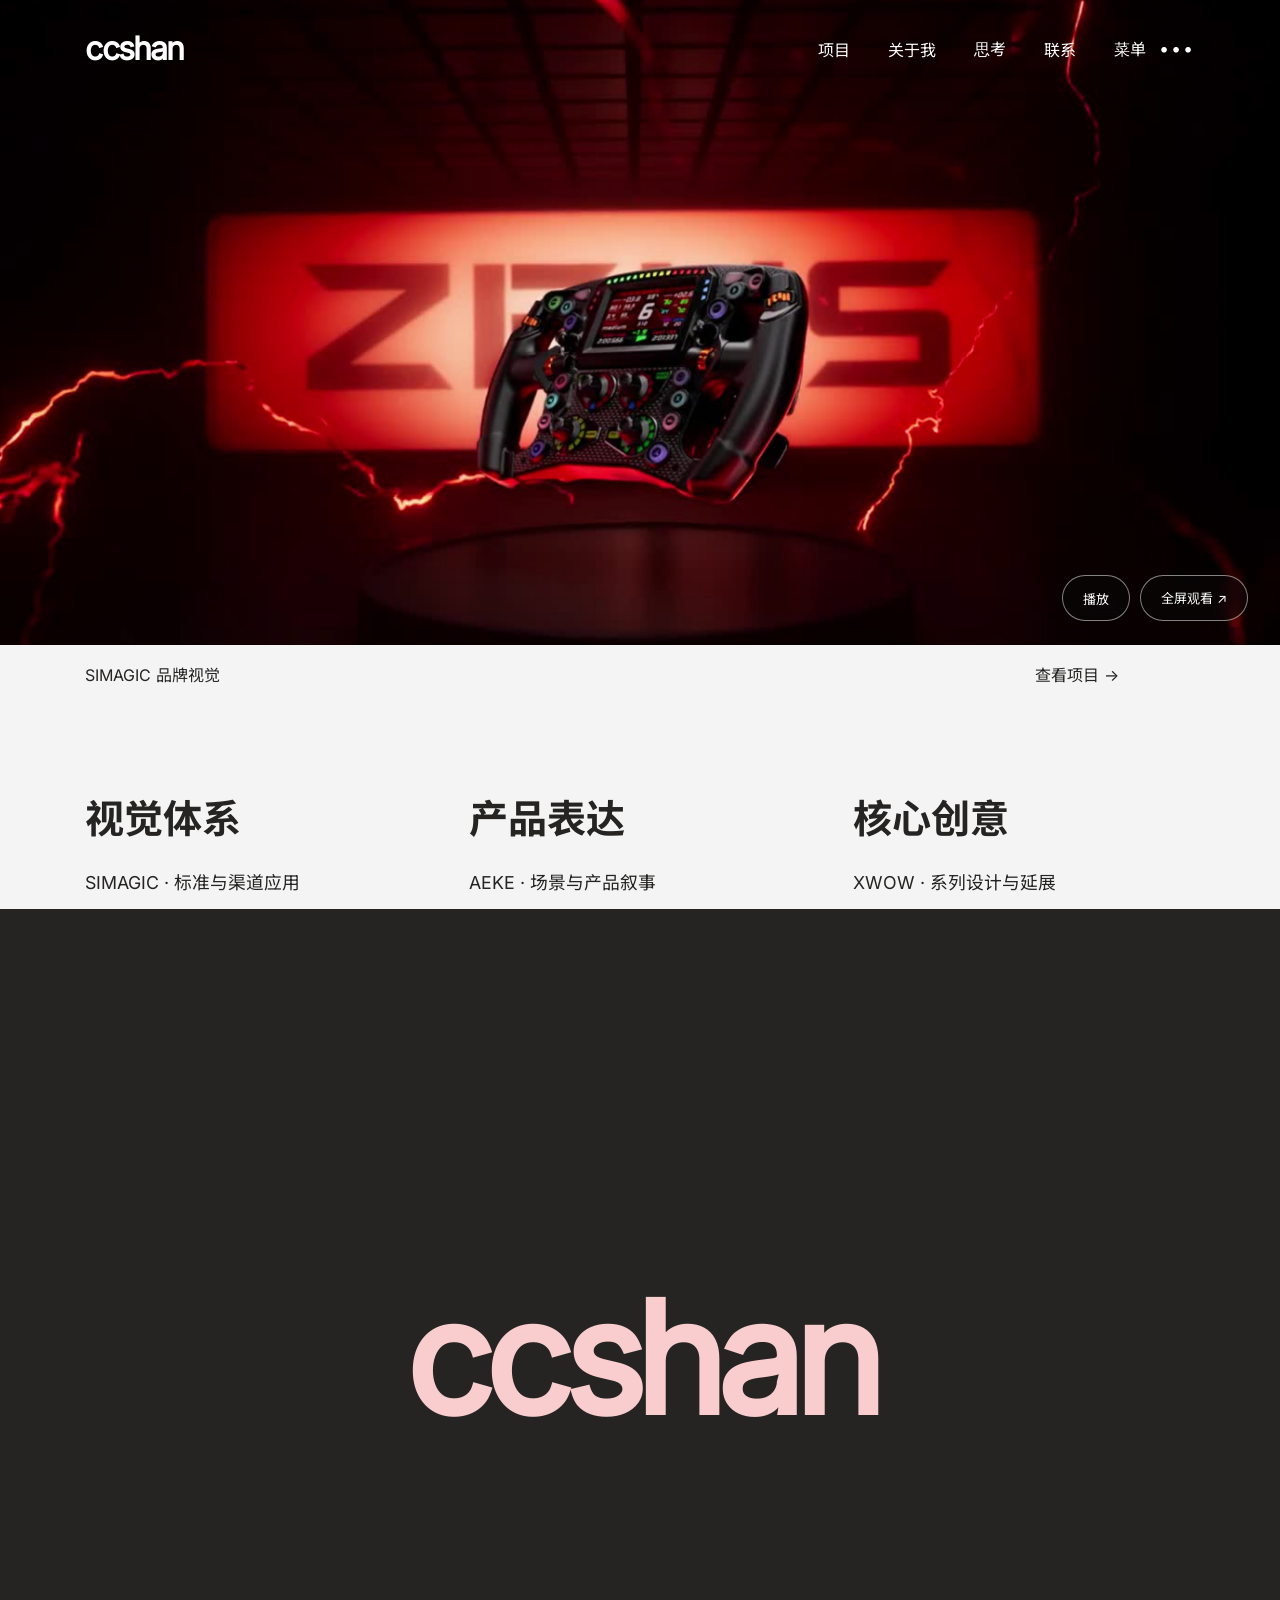
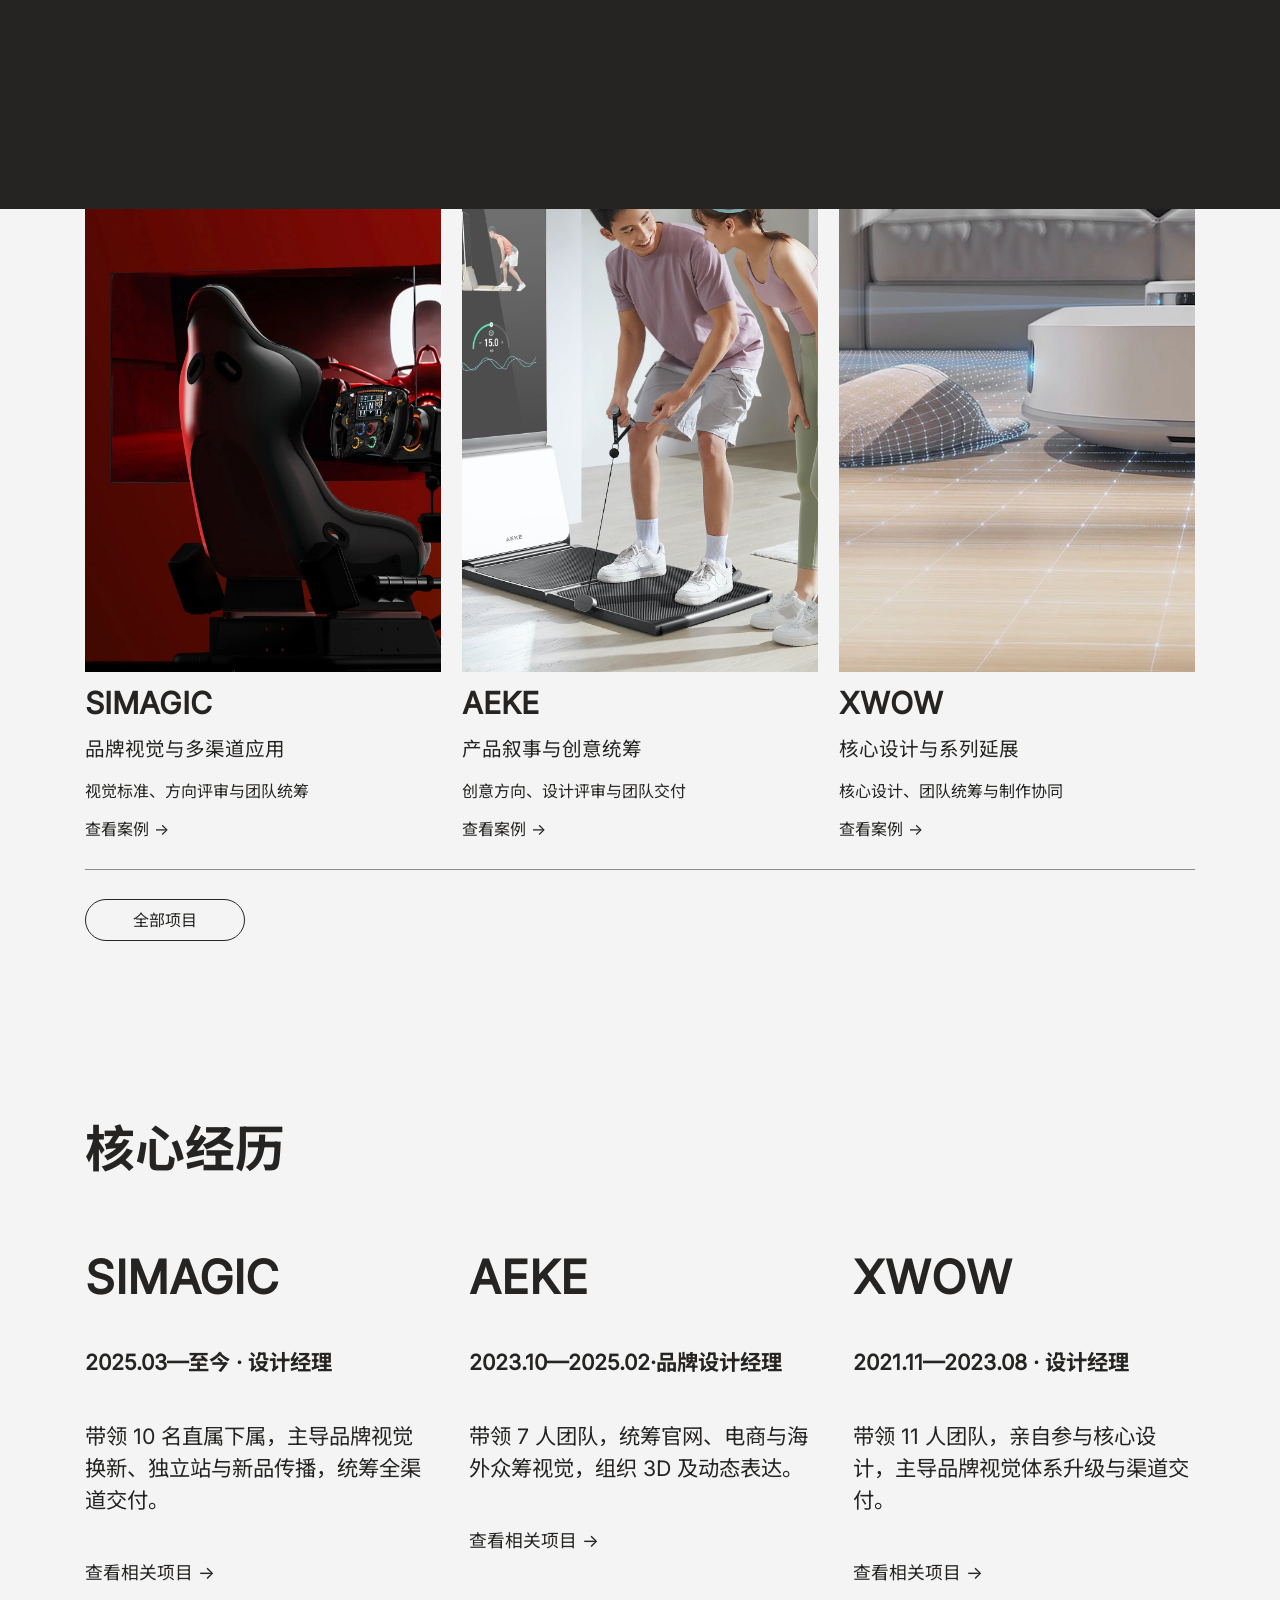
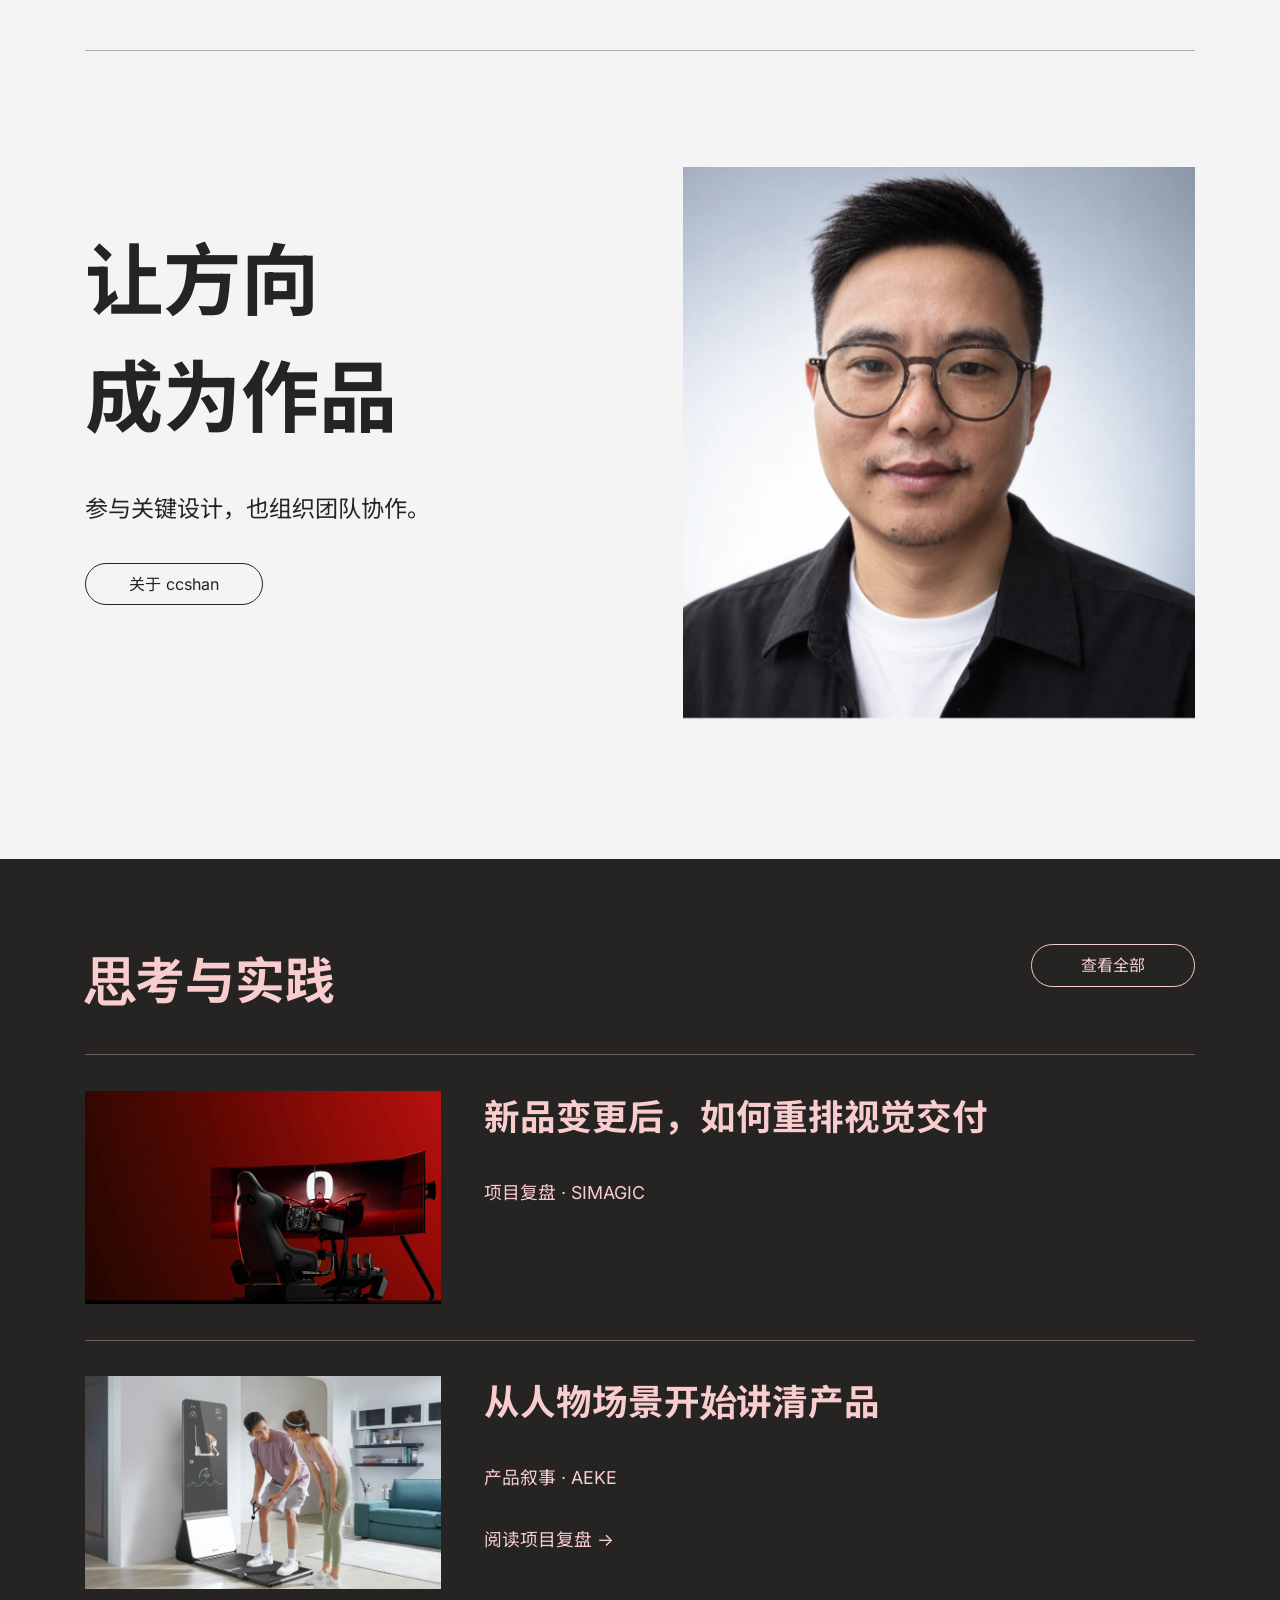
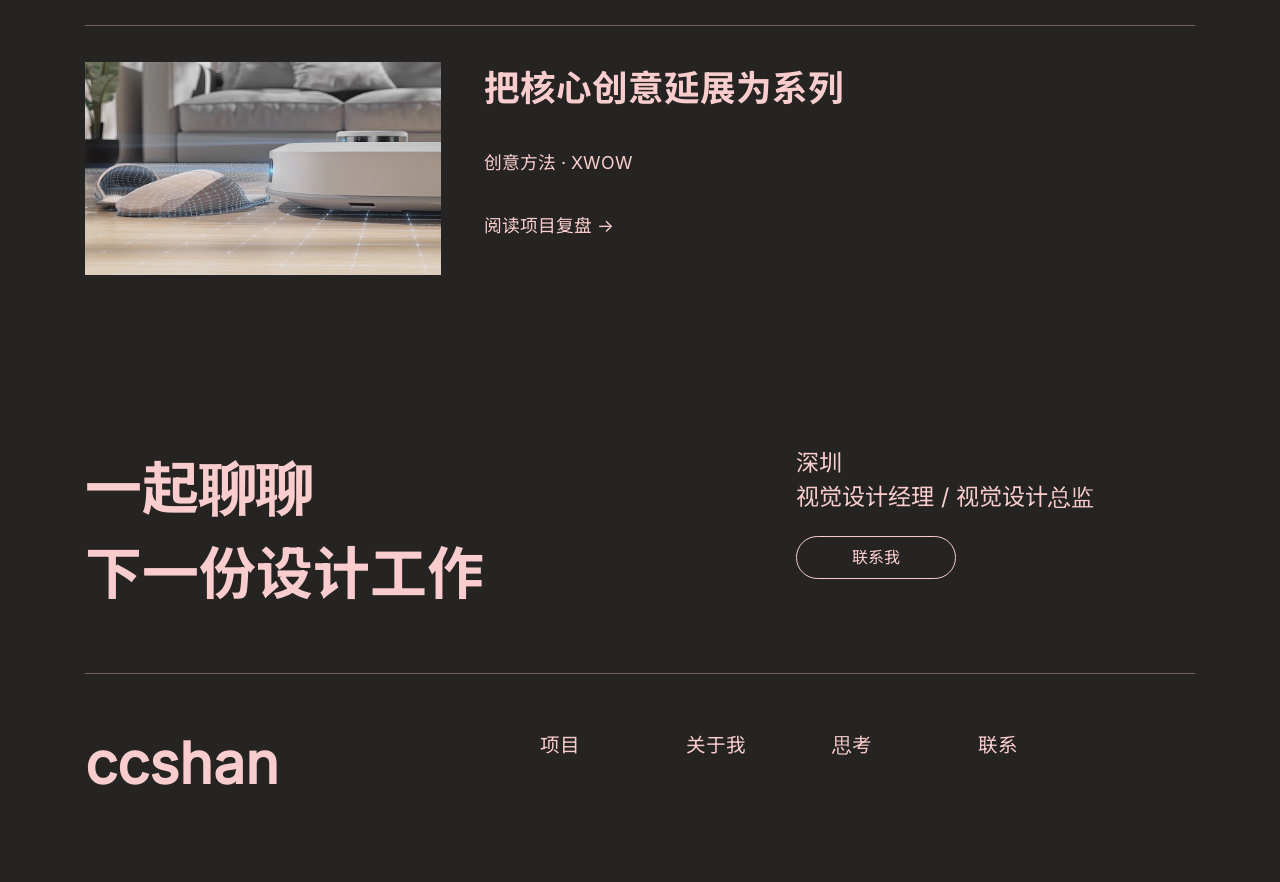
<file: index.html>
<!doctype html><html lang="zh-CN"><head><meta charset="utf-8"><meta name="viewport" content="width=device-width,initial-scale=1,viewport-fit=cover"><meta name="theme-color" content="#252422"><title>ccshan · 视觉设计与设计管理</title><meta name="description" content="ccshan，关注消费科技与智能硬件的视觉设计经理。品牌视觉、产品叙事、核心创意与团队交付。意向城市深圳。"><link rel="icon" href="/favicon.svg" type="image/svg+xml"><link rel="preload" href="/assets/fonts/inter-variable.woff2" as="font" type="font/woff2" crossorigin><link rel="stylesheet" href="/style.css?v=a376a8d0ce"><script src="/app.js?v=a376a8d0ce" defer></script></head><body id="top" data-page="home"><a class="skip-link" href="#main">跳到正文</a><header class="site-header"><a class="wordmark" href="/" aria-label="ccshan 首页">ccshan</a><nav aria-label="主导航"><a href="/work/">项目</a><a href="/about/">关于我</a><a href="/thinking/">思考</a><a href="/contact/">联系</a><button data-menu aria-controls="site-menu" aria-expanded="false" aria-label="打开全屏菜单">菜单 <span class="menu-dots" aria-hidden="true">•••</span></button></nav></header><main id="main"><div data-node-id="538:360" data-name="首页 / 1440 / 已选三列版 / 完整滚动内容" class="f62fee621 f507c28c0 f60fbb771 f8dddea07 f60541e1e fd89972fe f48bd3940 layout-column page-content"><div data-node-id="538:367" data-name="首屏 / SIMAGIC 原始作品" class="f2062923b f08b04966 fd89972fe f012fbd12 f6f8dc559 video-frame parallax section"><video class="motion-video" muted loop playsinline preload="none" poster="/assets/videos/simagic-performance.jpg" data-src="/assets/videos/simagic-performance.mp4" aria-label="SIMAGIC 产品影像"></video><div class="video-controls"><button class="video-toggle" aria-label="播放视频">播放</button><button class="reel-toggle" data-video="simagic-performance">全屏观看 ↗</button></div></div><div data-node-id="538:374" data-name="首屏作品信息" class="f0f92246a f62fee621 f507c28c0 f60fbb771 f31230cd3 f8ecebc9f f60541e1e f8ef2268e f3927d6c3 f8d7b1cc7 fd89972fe f012fbd12 f7984cf1c f6bc741ce f6f8dc559 layout-row section"><p data-node-id="538:375" data-name="" class="fcbe0e8fc fd89972fe f012fbd12 f1aefe975 reveal">SIMAGIC 品牌视觉</p><a data-node-id="538:376" data-name="" href="/work/" class="f0214b4b3 f34516836 fd6b7ed77 fd89972fe f012fbd12 f4404fd87 interactive"><p class="fcbe0e8fc reveal">查看项目 →</p></a></div><div data-node-id="552:89" data-name="能力证据 / 承接专业认可位置" class="f0f92246a f62fee621 f507c28c0 f60fbb771 fc0010d94 f60541e1e f40a0208d fd89972fe f012fbd12 f6bc741ce f6f8dc559 layout-row section"><div data-node-id="552:90" data-name="视觉体系" class="f507c28c0 f60fbb771 f8dddea07 fcb8a78c0 f60541e1e fd89972fe f012fbd12 f92c0fe0d layout-column"><a data-node-id="552:91" data-name="" href="/work/simagic/" class="f0214b4b3 f34516836 f30675ca1 f69450ef1 fd6b7ed77 fd89972fe f012fbd12 fe4a60058 f92c0fe0d interactive"><p class="fcbe0e8fc reveal">视觉体系</p></a><p data-node-id="552:92" data-name="" class="f31230cd3 f8ecebc9f fcbe0e8fc fd89972fe f012fbd12 ff5691251 f92c0fe0d reveal">SIMAGIC · 标准与渠道应用</p></div><div data-node-id="552:93" data-name="产品表达" class="f507c28c0 f60fbb771 f8dddea07 fcb8a78c0 f60541e1e fd89972fe f012fbd12 f92c0fe0d layout-column"><a data-node-id="552:94" data-name="" href="/work/aeke/" class="f0214b4b3 f34516836 f30675ca1 f69450ef1 fd6b7ed77 fd89972fe f012fbd12 fe4a60058 f92c0fe0d interactive"><p class="fcbe0e8fc reveal">产品表达</p></a><p data-node-id="552:95" data-name="" class="f31230cd3 f8ecebc9f fcbe0e8fc fd89972fe f012fbd12 ff5691251 f92c0fe0d reveal">AEKE · 场景与产品叙事</p></div><div data-node-id="552:96" data-name="核心创意" class="f507c28c0 f60fbb771 f8dddea07 fcb8a78c0 f60541e1e fd89972fe f012fbd12 f92c0fe0d layout-column"><a data-node-id="552:97" data-name="" href="/work/xwow/" class="f0214b4b3 f34516836 f30675ca1 f69450ef1 fd6b7ed77 fd89972fe f012fbd12 fe4a60058 f92c0fe0d interactive"><p class="fcbe0e8fc reveal">核心创意</p></a><p data-node-id="552:98" data-name="" class="f31230cd3 f8ecebc9f fcbe0e8fc fd89972fe f012fbd12 ff5691251 f92c0fe0d reveal">XWOW · 系列设计与延展</p></div></div><div data-node-id="538:377" data-name="关于 / 个人定位" class="f62fee621 f507c28c0 f60fbb771 f8dddea07 f726ebf2d f60541e1e f40a0208d fd89972fe f012fbd12 f6f8dc559 layout-column section"><div data-node-id="538:378" data-name="介绍与署名" class="f507c28c0 f60fbb771 f58dfb5c9 f60541e1e fd89972fe f012fbd12 fc24c454e layout-row responsive-row"><div data-node-id="538:379" data-name="个人介绍" class="f507c28c0 f60fbb771 f8dddea07 f483145a9 f60541e1e fd89972fe f012fbd12 f041d1e3b layout-column"><h1 data-node-id="538:380" data-name="" class="f0f92246a f30675ca1 f69450ef1 fd6b7ed77 fd89972fe f012fbd12 fc7487598 f6bc741ce f041d1e3b intro-heading reveal"><p class="fcbe0e8fc f5a4fd449 reveal">我关注消费科技与智能硬件，</p><p class="fcbe0e8fc f5a4fd449 reveal">参与核心设计，也组织团队协作，</p><p class="fcbe0e8fc reveal">将方向判断转化为具体作品。</p></h1><a data-node-id="538:381" data-name="查看作品" href="/work/" class="fca6bcd4b f618c9801 fba4c5089 f507c28c0 f34516836 f60fbb771 ff06c5be9 f3960ffc2 f86843cf1 fd89972fe f4c901ed9 f012fbd12 fa99b5f0a interactive layout-row"><p data-node-id="538:382" data-name="" class="f0f92246a f31230cd3 f8ecebc9f fcbe0e8fc fd89972fe f012fbd12 f7984cf1c f6bc741ce fca6bf630 f8d5fc173 reveal">查看作品</p></a></div><p data-node-id="538:383" data-name="" class="f0f92246a ffe165702 f69450ef1 fb96efd3a f4bee8b56 fd89972fe f012fbd12 fa7268021 f6bc741ce f856a5030 fab67b36c reveal">ccshan</p></div><div data-node-id="538:384" data-name="求职方向" class="f0f92246a f507c28c0 f60fbb771 f8dddea07 f65670a53 f60541e1e fcbe0e8fc fd89972fe f012fbd12 f6bc741ce fc24c454e layout-column"><p data-node-id="538:385" data-name="" class="f30675ca1 f69450ef1 fd89972fe f012fbd12 f948ac89b fc24c454e reveal">目标岗位：视觉设计经理 / 视觉设计总监</p><p data-node-id="538:386" data-name="" class="f31230cd3 f8ecebc9f fd89972fe f012fbd12 f665eebf6 fc24c454e reveal">意向城市：深圳</p></div><div data-node-id="538:387" data-name="分隔线" class="fc704c41c faea61608 fd89972fe f012fbd12 fc24c454e"></div></div><div data-node-id="538:388" data-name="精选项目 / 三列" class="f62fee621 f507c28c0 f60fbb771 f8dddea07 f483145a9 f60541e1e fb369508b f3927d6c3 fd89972fe f012fbd12 f6f8dc559 layout-column section"><p data-node-id="538:389" data-name="" class="f0f92246a f30675ca1 f69450ef1 fcbe0e8fc fd89972fe f012fbd12 fa5bdcf60 f6bc741ce fc24c454e reveal">精选项目</p><div data-node-id="538:390" data-name="三个精选项目" class="f507c28c0 f60fbb771 fcb8a78c0 f60541e1e fd89972fe f012fbd12 fc24c454e layout-row responsive-row"><div data-node-id="538:391" data-name="SIMAGIC / 项目入口" data-href="/work/simagic/" class="f507c28c0 f60fbb771 f8dddea07 f5a55dd2b f60541e1e fd89972fe f012fbd12 fdc45d79c layout-column project-card"><div data-node-id="601:7657" data-name="48484848-恢复的-拷贝_05 1" class="f08365bb5 fd89972fe f012fbd12 fdc45d79c image-frame cover-link"><img src="/assets/figma/sync27-f3358227a75a81ae.webp" alt="48484848-恢复的-拷贝_05 1" loading="lazy" decoding="async" class="fda4dbfbc f7b7df044 f2191c145 f7d85d0c2 fa4326536 f48bd3940 native-image"></div><p data-node-id="538:393" data-name="" class="f0f92246a ffe165702 f69450ef1 fb96efd3a f4bee8b56 fd89972fe f012fbd12 f4d47faf1 f6bc741ce fdc45d79c reveal">SIMAGIC</p><p data-node-id="538:394" data-name="" class="f0f92246a f31230cd3 f8ecebc9f fcbe0e8fc fd89972fe f012fbd12 f665eebf6 f6bc741ce fdc45d79c reveal">品牌视觉与多渠道应用</p><p data-node-id="538:395" data-name="" class="f0f92246a f31230cd3 f8ecebc9f fcbe0e8fc fd89972fe f012fbd12 f7984cf1c f6bc741ce fdc45d79c reveal">视觉标准、方向评审与团队统筹</p><a data-node-id="538:396" data-name="" href="/work/simagic/" class="f0f92246a f0214b4b3 f34516836 f31230cd3 f8ecebc9f fd6b7ed77 fd89972fe f012fbd12 f7984cf1c f6bc741ce fdc45d79c interactive"><p class="fcbe0e8fc reveal">查看案例 →</p></a></div><div data-node-id="538:397" data-name="AEKE / 项目入口" data-href="/work/aeke/" class="f507c28c0 f60fbb771 f8dddea07 f5a55dd2b f60541e1e fd89972fe f012fbd12 fdc45d79c layout-column project-card"><a data-node-id="538:398" data-name="AEKE / 原始项目封面" href="/work/aeke/" class="f0214b4b3 f34516836 f08365bb5 fd89972fe f012fbd12 fdc45d79c interactive image-frame cover-link"><img src="/assets/figma/sync27-ba54e5aebbf1e7c5.webp" alt="AEKE / 原始项目封面" loading="lazy" decoding="async" class="fda4dbfbc f7b7df044 f2191c145 f7d85d0c2 fa4326536 f48bd3940 native-image"></a><p data-node-id="538:399" data-name="" class="f0f92246a ffe165702 f69450ef1 fb96efd3a f4bee8b56 fd89972fe f012fbd12 f4d47faf1 f6bc741ce fdc45d79c reveal">AEKE</p><p data-node-id="538:400" data-name="" class="f0f92246a f31230cd3 f8ecebc9f fcbe0e8fc fd89972fe f012fbd12 f665eebf6 f6bc741ce fdc45d79c reveal">产品叙事与创意统筹</p><p data-node-id="538:401" data-name="" class="f0f92246a f31230cd3 f8ecebc9f fcbe0e8fc fd89972fe f012fbd12 f7984cf1c f6bc741ce fdc45d79c reveal">创意方向、设计评审与团队交付</p><a data-node-id="538:402" data-name="" href="/work/aeke/" class="f0f92246a f0214b4b3 f34516836 f31230cd3 f8ecebc9f fd6b7ed77 fd89972fe f012fbd12 f7984cf1c f6bc741ce fdc45d79c interactive"><p class="fcbe0e8fc reveal">查看案例 →</p></a></div><div data-node-id="538:403" data-name="XWOW / 项目入口" data-href="/work/xwow/" class="f507c28c0 f60fbb771 f8dddea07 f5a55dd2b f60541e1e fd89972fe f012fbd12 fdc45d79c layout-column project-card"><a data-node-id="538:404" data-name="XWOW / 原始项目封面" href="/work/xwow/" class="f0214b4b3 f34516836 f08365bb5 fd89972fe f012fbd12 fdc45d79c interactive image-frame cover-link"><img src="/assets/figma/sync27-efce0cd541bb55ac.webp" alt="XWOW / 原始项目封面" loading="lazy" decoding="async" class="fda4dbfbc f7b7df044 f2191c145 f7d85d0c2 fa4326536 f48bd3940 native-image"></a><p data-node-id="538:405" data-name="" class="f0f92246a ffe165702 f69450ef1 fb96efd3a f4bee8b56 fd89972fe f012fbd12 f4d47faf1 f6bc741ce fdc45d79c reveal">XWOW</p><p data-node-id="538:406" data-name="" class="f0f92246a f31230cd3 f8ecebc9f fcbe0e8fc fd89972fe f012fbd12 f665eebf6 f6bc741ce fdc45d79c reveal">核心设计与系列延展</p><p data-node-id="538:407" data-name="" class="f0f92246a f31230cd3 f8ecebc9f fcbe0e8fc fd89972fe f012fbd12 f7984cf1c f6bc741ce fdc45d79c reveal">核心设计、团队统筹与制作协同</p><a data-node-id="538:408" data-name="" href="/work/xwow/" class="f0f92246a f0214b4b3 f34516836 f31230cd3 f8ecebc9f fd6b7ed77 fd89972fe f012fbd12 f7984cf1c f6bc741ce fdc45d79c interactive"><p class="fcbe0e8fc reveal">查看案例 →</p></a></div></div><div data-node-id="538:409" data-name="分隔线" class="fc704c41c faea61608 fd89972fe f012fbd12 fc24c454e"></div><a data-node-id="552:99" data-name="进入项目索引" href="/work/" class="fca6bcd4b f618c9801 fba4c5089 f507c28c0 f34516836 f60fbb771 ff06c5be9 f3960ffc2 f86843cf1 fd89972fe f4c901ed9 f012fbd12 f4404fd87 interactive layout-row"><p data-node-id="552:100" data-name="" class="f0f92246a f31230cd3 f8ecebc9f fcbe0e8fc fd89972fe f012fbd12 f7984cf1c f6bc741ce fca6bf630 f0458b5d7 reveal">全部项目</p></a></div><div data-node-id="552:101" data-name="核心经历 / Featured Engagements" class="f62fee621 f507c28c0 f60fbb771 f8dddea07 f29aa7ecb f60541e1e f40a0208d fd89972fe f012fbd12 f6f8dc559 layout-column section"><p data-node-id="552:102" data-name="" class="f0f92246a f30675ca1 f69450ef1 fcbe0e8fc fd89972fe f012fbd12 f83841c76 f6bc741ce fc24c454e reveal">核心经历</p><div data-node-id="552:103" data-name="长期职责与任职背景" class="f0f92246a f507c28c0 f60fbb771 fc0010d94 f60541e1e fd89972fe f012fbd12 f6bc741ce fc24c454e layout-row"><div data-node-id="552:104" data-name="SIMAGIC" class="f507c28c0 f60fbb771 f8dddea07 fc0010d94 f60541e1e fd89972fe f012fbd12 f92c0fe0d layout-column"><p data-node-id="552:105" data-name="" class="ffe165702 f69450ef1 fb96efd3a f4bee8b56 fd89972fe f012fbd12 fc2ec4706 f92c0fe0d reveal">SIMAGIC</p><p data-node-id="552:106" data-name="" class="f30675ca1 f69450ef1 fcbe0e8fc fd89972fe f012fbd12 f948ac89b f92c0fe0d reveal">2025.03—至今 · 设计经理</p><p data-node-id="552:107" data-name="" class="f31230cd3 f8ecebc9f fcbe0e8fc fd89972fe f012fbd12 f948ac89b f92c0fe0d reveal">带领 10 名直属下属，主导品牌视觉换新、独立站与新品传播，统筹全渠道交付。</p><a data-node-id="552:108" data-name="" href="/work/simagic/" class="f0214b4b3 f34516836 f31230cd3 f8ecebc9f fd6b7ed77 fd89972fe f012fbd12 ff5691251 f92c0fe0d interactive"><p class="fcbe0e8fc reveal">查看相关项目 →</p></a></div><div data-node-id="552:109" data-name="AEKE" class="f507c28c0 f60fbb771 f8dddea07 fc0010d94 f60541e1e fd89972fe f012fbd12 f92c0fe0d layout-column"><p data-node-id="552:110" data-name="" class="ffe165702 f69450ef1 fb96efd3a f4bee8b56 fd89972fe f012fbd12 fc2ec4706 f92c0fe0d reveal">AEKE</p><p data-node-id="552:111" data-name="" class="f30675ca1 f69450ef1 fcbe0e8fc fd89972fe f012fbd12 f948ac89b f92c0fe0d reveal">2023.10—2025.02·品牌设计经理</p><p data-node-id="552:112" data-name="" class="f31230cd3 f8ecebc9f fcbe0e8fc fd89972fe f012fbd12 f948ac89b f92c0fe0d reveal">带领 7 人团队，统筹官网、电商与海外众筹视觉，组织 3D 及动态表达。</p><a data-node-id="552:113" data-name="" href="/work/aeke/" class="f0214b4b3 f34516836 f31230cd3 f8ecebc9f fd6b7ed77 fd89972fe f012fbd12 ff5691251 f92c0fe0d interactive"><p class="fcbe0e8fc reveal">查看相关项目 →</p></a></div><div data-node-id="552:114" data-name="XWOW" class="f507c28c0 f60fbb771 f8dddea07 fc0010d94 f60541e1e fd89972fe f012fbd12 f92c0fe0d layout-column"><p data-node-id="552:115" data-name="" class="ffe165702 f69450ef1 fb96efd3a f4bee8b56 fd89972fe f012fbd12 fc2ec4706 f92c0fe0d reveal">XWOW</p><p data-node-id="552:116" data-name="" class="f30675ca1 f69450ef1 fcbe0e8fc fd89972fe f012fbd12 f948ac89b f92c0fe0d reveal">2021.11—2023.08 · 设计经理</p><p data-node-id="552:117" data-name="" class="f31230cd3 f8ecebc9f fcbe0e8fc fd89972fe f012fbd12 f948ac89b f92c0fe0d reveal">带领 11 人团队，亲自参与核心设计，主导品牌视觉体系升级与渠道交付。</p><a data-node-id="552:118" data-name="" href="/work/xwow/" class="f0214b4b3 f34516836 f31230cd3 f8ecebc9f fd6b7ed77 fd89972fe f012fbd12 ff5691251 f92c0fe0d interactive"><p class="fcbe0e8fc reveal">查看相关项目 →</p></a></div></div><div data-node-id="552:119" data-name="编辑式分隔线" class="f4888e5ae faea61608 f8199fa7d fd89972fe f012fbd12 fc24c454e"></div></div><div data-node-id="552:120" data-name="关于入口 / 人物与方法" class="f4888e5ae f507c28c0 f60fbb771 f58dfb5c9 f60541e1e f40a0208d fd89972fe f012fbd12 f6f8dc559 layout-row section about-scene"><div data-node-id="552:121" data-name="个人主张" class="f507c28c0 f60fbb771 f8dddea07 fb4d29faf f60541e1e fd89972fe f012fbd12 fccd6c47b layout-column"><div data-node-id="552:122" data-name="" class="f0f92246a f30675ca1 f69450ef1 fd6b7ed77 fd89972fe f012fbd12 f9d9b1a1e fdb1d69f0 fccd6c47b"><p class="fcbe0e8fc f5a4fd449 reveal">让方向</p><p class="fcbe0e8fc reveal">成为作品</p></div><p data-node-id="552:123" data-name="" class="f0f92246a f31230cd3 f8ecebc9f fcbe0e8fc fd89972fe f012fbd12 fca5169a2 fdb1d69f0 fccd6c47b reveal">参与关键设计，也组织团队协作。</p><a data-node-id="552:124" data-name="关于 ccshan" href="/about/" class="fca6bcd4b feba14ce3 fba4c5089 f507c28c0 f34516836 f60fbb771 ff06c5be9 f3960ffc2 f86843cf1 fd89972fe f4c901ed9 f012fbd12 fefc981d0 interactive layout-row"><p data-node-id="552:125" data-name="" class="f0f92246a f31230cd3 f8ecebc9f fcbe0e8fc fd89972fe f012fbd12 f7984cf1c fdb1d69f0 fca6bf630 fa99b5f0a reveal">关于 ccshan</p></a></div><div data-node-id="552:126" data-name="个人照片 / 现有作品集素材" class="fec8a7cc9 fd89972fe f012fbd12 f12436b26 image-frame"><img src="/assets/figma/sync27-7948beded0ea84f9.webp" alt="个人照片 / 现有作品集素材" loading="lazy" decoding="async" class="fda4dbfbc f7b7df044 f2191c145 f7d85d0c2 fa4326536 f48bd3940 native-image"></div></div><div data-node-id="552:127" data-name="思考与实践 / 持续内容" class="f4888e5ae f507c28c0 f60fbb771 f8dddea07 fb4d29faf f60541e1e f40a0208d fd89972fe f012fbd12 f6f8dc559 layout-column section"><div data-node-id="552:128" data-name="实践标题与全部入口" class="f507c28c0 f60fbb771 f58dfb5c9 f60541e1e fd89972fe f012fbd12 fc24c454e layout-row"><p data-node-id="552:129" data-name="" class="f0f92246a f30675ca1 f69450ef1 fcbe0e8fc fd89972fe f012fbd12 f83841c76 fdb1d69f0 f740dd107 reveal">思考与实践</p><a data-node-id="552:130" data-name="查看全部" href="/thinking/" class="fca6bcd4b feba14ce3 fba4c5089 f507c28c0 f34516836 f60fbb771 ff06c5be9 f3960ffc2 f86843cf1 fd89972fe f4c901ed9 f012fbd12 fe72d2f19 interactive layout-row"><p data-node-id="552:131" data-name="" class="f0f92246a f31230cd3 f8ecebc9f fcbe0e8fc fd89972fe f012fbd12 f7984cf1c fdb1d69f0 fca6bf630 f1e3de5eb reveal">查看全部</p></a></div><div data-node-id="552:132" data-name="编辑式分隔线" class="fa897aee9 faea61608 f8199fa7d fd89972fe f012fbd12 fc24c454e"></div><div data-node-id="552:133" data-name="新品变更后，如何重排视觉交付" class="f507c28c0 f60fbb771 fc0010d94 f60541e1e fd89972fe f012fbd12 fc24c454e layout-row"><a data-node-id="552:134" data-name="新品变更后，如何重排视觉交付 / 对应作品" href="/work/simagic/" class="f0214b4b3 f34516836 f8eb5f528 fd89972fe f012fbd12 fdc45d79c interactive image-frame"><img src="/assets/figma/sync27-f3358227a75a81ae.webp" alt="新品变更后，如何重排视觉交付 / 对应作品" loading="lazy" decoding="async" class="fda4dbfbc f7b7df044 f2191c145 f7d85d0c2 fa4326536 f48bd3940 native-image"></a><div data-node-id="552:135" data-name="标题与项目入口" data-href="/work/simagic/" class="f0f92246a f507c28c0 f60fbb771 f8dddea07 fb4d29faf f60541e1e fd89972fe f012fbd12 fdb1d69f0 f1aefe975 layout-column project-card"><a data-node-id="552:136" data-name="" href="/work/simagic/" class="f0214b4b3 f34516836 f30675ca1 f69450ef1 fd6b7ed77 fd89972fe f012fbd12 f8b071513 f1aefe975 interactive"><p class="fcbe0e8fc reveal">新品变更后，如何重排视觉交付</p></a><p data-node-id="552:137" data-name="" class="f31230cd3 f8ecebc9f fcbe0e8fc fd89972fe f012fbd12 ff5691251 f1aefe975 reveal">项目复盘 · SIMAGIC</p><a data-node-id="552:138" data-name="" href="/work/simagic/" class="f0214b4b3 f34516836 f31230cd3 f8ecebc9f fd6b7ed77 fd89972fe f012fbd12 ff5691251 f1aefe975 interactive"><p class="fcbe0e8fc reveal">阅读项目复盘 →</p></a></div></div><div data-node-id="552:139" data-name="编辑式分隔线" class="fa897aee9 faea61608 f8199fa7d fd89972fe f012fbd12 fc24c454e"></div><div data-node-id="552:140" data-name="从人物场景开始讲清产品" class="f507c28c0 f60fbb771 fc0010d94 f60541e1e fd89972fe f012fbd12 fc24c454e layout-row"><a data-node-id="552:141" data-name="从人物场景开始讲清产品 / 对应作品" href="/work/aeke/" class="f0214b4b3 f34516836 f8eb5f528 fd89972fe f012fbd12 fdc45d79c interactive image-frame"><img src="/assets/figma/sync27-ba54e5aebbf1e7c5.webp" alt="从人物场景开始讲清产品 / 对应作品" loading="lazy" decoding="async" class="fda4dbfbc f7b7df044 f2191c145 f7d85d0c2 fa4326536 f48bd3940 native-image"></a><div data-node-id="552:142" data-name="标题与项目入口" data-href="/work/aeke/" class="f0f92246a f507c28c0 f60fbb771 f8dddea07 fb4d29faf f60541e1e fd89972fe f012fbd12 fdb1d69f0 f1aefe975 layout-column project-card"><a data-node-id="552:143" data-name="" href="/work/aeke/" class="f0214b4b3 f34516836 f30675ca1 f69450ef1 fd6b7ed77 fd89972fe f012fbd12 f8b071513 f1aefe975 interactive"><p class="fcbe0e8fc reveal">从人物场景开始讲清产品</p></a><p data-node-id="552:144" data-name="" class="f31230cd3 f8ecebc9f fcbe0e8fc fd89972fe f012fbd12 ff5691251 f1aefe975 reveal">产品叙事 · AEKE</p><a data-node-id="552:145" data-name="" href="/work/aeke/" class="f0214b4b3 f34516836 f31230cd3 f8ecebc9f fd6b7ed77 fd89972fe f012fbd12 ff5691251 f1aefe975 interactive"><p class="fcbe0e8fc reveal">阅读项目复盘 →</p></a></div></div><div data-node-id="552:146" data-name="编辑式分隔线" class="fa897aee9 faea61608 f8199fa7d fd89972fe f012fbd12 fc24c454e"></div><div data-node-id="552:147" data-name="把核心创意延展为系列" class="f507c28c0 f60fbb771 fc0010d94 f60541e1e fd89972fe f012fbd12 fc24c454e layout-row"><a data-node-id="552:148" data-name="把核心创意延展为系列 / 对应作品" href="/work/xwow/" class="f0214b4b3 f34516836 f8eb5f528 fd89972fe f012fbd12 fdc45d79c interactive"><div class="fda4dbfbc f7b7df044 fa4326536"><div class="fda4dbfbc f7b7df044 f2cd02d11 image-frame"><img src="/assets/figma/sync27-248e41c2d9a69ddf.webp" alt="作品" loading="lazy" decoding="async" class="fda4dbfbc f668b21aa f29e503e8 f2191c145 f2167406b f1ebfd955 native-image"></div><div class="fda4dbfbc f7b7df044 f2cd02d11 image-frame"><img src="/assets/figma/sync27-efce0cd541bb55ac.webp" alt="作品" loading="lazy" decoding="async" class="fda4dbfbc fb33b51ab fc78facc7 f2191c145 fed01159e f6da6a3c3 native-image"></div></div></a><div data-node-id="552:149" data-name="标题与项目入口" data-href="/work/xwow/" class="f0f92246a f507c28c0 f60fbb771 f8dddea07 fb4d29faf f60541e1e fd89972fe f012fbd12 fdb1d69f0 f1aefe975 layout-column project-card"><a data-node-id="552:150" data-name="" href="/work/xwow/" class="f0214b4b3 f34516836 f30675ca1 f69450ef1 fd6b7ed77 fd89972fe f012fbd12 f8b071513 f1aefe975 interactive"><p class="fcbe0e8fc reveal">把核心创意延展为系列</p></a><p data-node-id="552:151" data-name="" class="f31230cd3 f8ecebc9f fcbe0e8fc fd89972fe f012fbd12 ff5691251 f1aefe975 reveal">创意方法 · XWOW</p><a data-node-id="552:152" data-name="" href="/work/xwow/" class="f0214b4b3 f34516836 f31230cd3 f8ecebc9f fd6b7ed77 fd89972fe f012fbd12 ff5691251 f1aefe975 interactive"><p class="fcbe0e8fc reveal">阅读项目复盘 →</p></a></div></div></div><footer data-node-id="552:153" data-name="整站页尾 / 联系与导航" class="f4888e5ae f507c28c0 f60fbb771 f8dddea07 f58dfb5c9 f60541e1e f40a0208d fd89972fe f012fbd12 f6f8dc559 layout-column section site-footer"><div data-node-id="552:154" data-name="联系主张" class="f507c28c0 f60fbb771 f58dfb5c9 f60541e1e fd89972fe f012fbd12 fc24c454e layout-row"><div data-node-id="552:155" data-name="" class="f0f92246a f30675ca1 f69450ef1 fd6b7ed77 fd89972fe f012fbd12 f4ff26312 fdb1d69f0 f041d1e3b"><p class="fcbe0e8fc f5a4fd449 reveal">一起聊聊</p><p class="fcbe0e8fc reveal">下一份设计工作</p></div><div data-node-id="552:156" data-name="岗位与联系" class="f507c28c0 f60fbb771 f8dddea07 fcb8a78c0 f60541e1e fd89972fe f012fbd12 fab67b36c layout-column"><div data-node-id="552:157" data-name="" class="f0f92246a f31230cd3 f8ecebc9f fd6b7ed77 fd89972fe f012fbd12 fca5169a2 fdb1d69f0 fab67b36c"><p class="fcbe0e8fc f5a4fd449 reveal">深圳</p><p class="fcbe0e8fc reveal">视觉设计经理 / 视觉设计总监</p></div><a data-node-id="552:158" data-name="联系我" href="/contact/" class="fca6bcd4b feba14ce3 fba4c5089 f507c28c0 f34516836 f60fbb771 ff06c5be9 f3960ffc2 f86843cf1 fd89972fe f4c901ed9 f012fbd12 f4404fd87 interactive layout-row"><p data-node-id="552:159" data-name="" class="f0f92246a f31230cd3 f8ecebc9f fcbe0e8fc fd89972fe f012fbd12 f7984cf1c fdb1d69f0 fca6bf630 f0458b5d7 reveal">联系我</p></a></div></div><div data-node-id="552:160" data-name="编辑式分隔线" class="fa897aee9 faea61608 f8199fa7d fd89972fe f012fbd12 fc24c454e"></div><div data-node-id="552:161" data-name="页尾站点导航" class="f0f92246a f507c28c0 f60fbb771 f58dfb5c9 f60541e1e fd89972fe f012fbd12 fdb1d69f0 fc24c454e layout-row"><p data-node-id="552:162" data-name="" class="ffe165702 f69450ef1 fb96efd3a f4bee8b56 fd89972fe f012fbd12 f4ff26312 fab67b36c reveal">ccshan</p><div data-node-id="552:163" data-name="站点索引" class="f507c28c0 f34516836 f60fbb771 f31230cd3 f8ecebc9f fcb8a78c0 f60541e1e fd6b7ed77 fd89972fe f012fbd12 f665eebf6 f041d1e3b layout-row"><a data-node-id="552:164" data-name="" href="/work/" class="f0214b4b3 fd89972fe f012fbd12 f3efc998f interactive"><p class="fcbe0e8fc reveal">项目</p></a><a data-node-id="552:165" data-name="" href="/about/" class="f0214b4b3 fd89972fe f012fbd12 f3efc998f interactive"><p class="fcbe0e8fc reveal">关于我</p></a><a data-node-id="552:166" data-name="" href="/thinking/" class="f0214b4b3 fd89972fe f012fbd12 f3efc998f interactive"><p class="fcbe0e8fc reveal">思考</p></a><a data-node-id="552:167" data-name="" href="/contact/" class="f0214b4b3 fd89972fe f012fbd12 f3efc998f interactive"><p class="fcbe0e8fc reveal">联系</p></a></div></div></footer></div></main><dialog id="site-menu" class="site-menu figma-menu" aria-label="全屏导航"><div class="menu-top"><a href="/" data-node-id="552:388">ccshan</a><button data-close data-node-id="554:3">关闭菜单</button></div><nav class="menu-links" aria-label="网站导航"><a href="/work/" data-node-id="552:389">项目</a><a href="/about/" data-node-id="552:390">关于我</a><a href="/thinking/" data-node-id="552:391">思考</a><a href="/contact/" data-node-id="552:392">联系</a></nav><a class="menu-home" href="/" data-node-id="552:393">返回首页</a></dialog><dialog class="reel-dialog" aria-label="作品视频"><div class="dialog-bar"><span>ccshan / PROJECT FILM</span><button data-close>关闭 ×</button></div><video controls playsinline preload="none"></video></dialog><dialog class="lightbox" aria-label="作品大图"><div class="dialog-bar"><span class="lightbox-label">作品原图</span><div><button class="zoom-button" aria-pressed="false">原尺寸</button><button data-close>关闭 ×</button></div></div><div class="lightbox-scroll"><img alt="作品大图"></div></dialog><div class="page-curtain" aria-hidden="true"><span>ccshan</span></div><div class="scroll-progress" aria-hidden="true"></div></body></html>
</file>
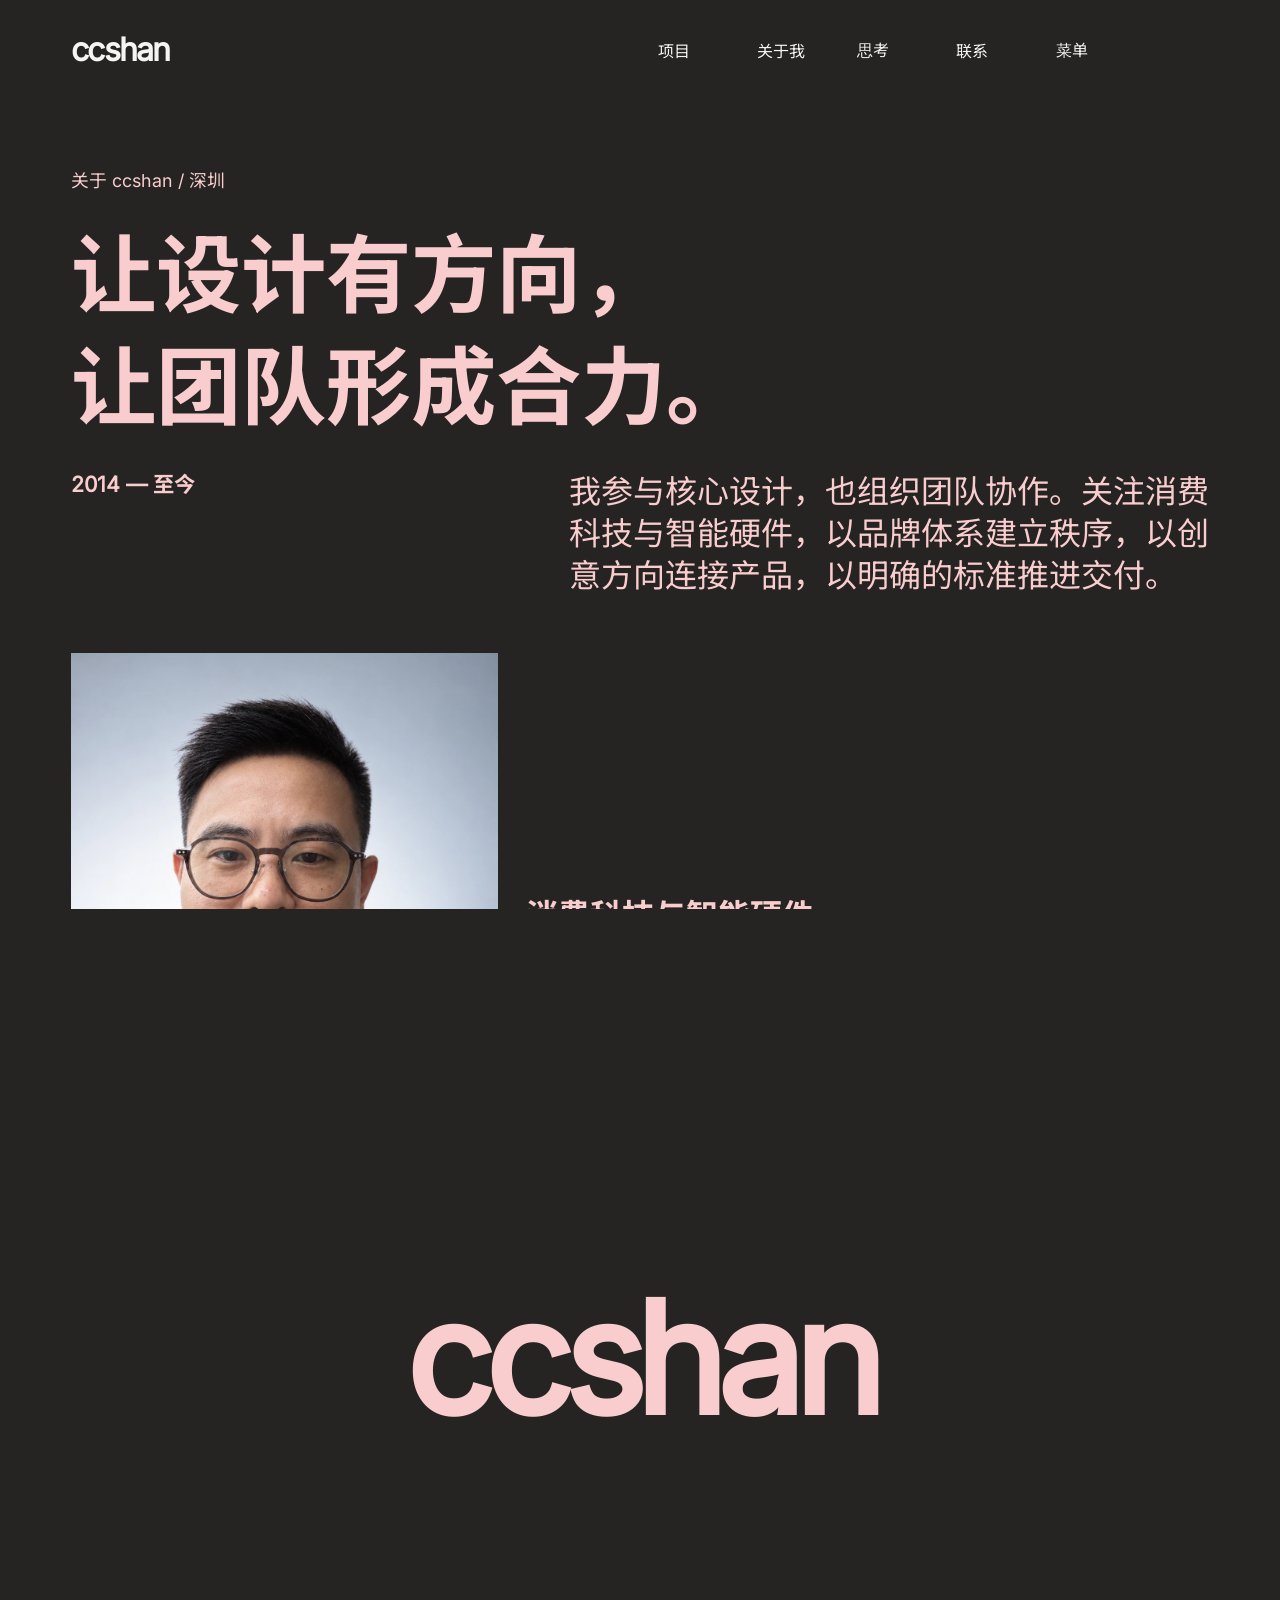
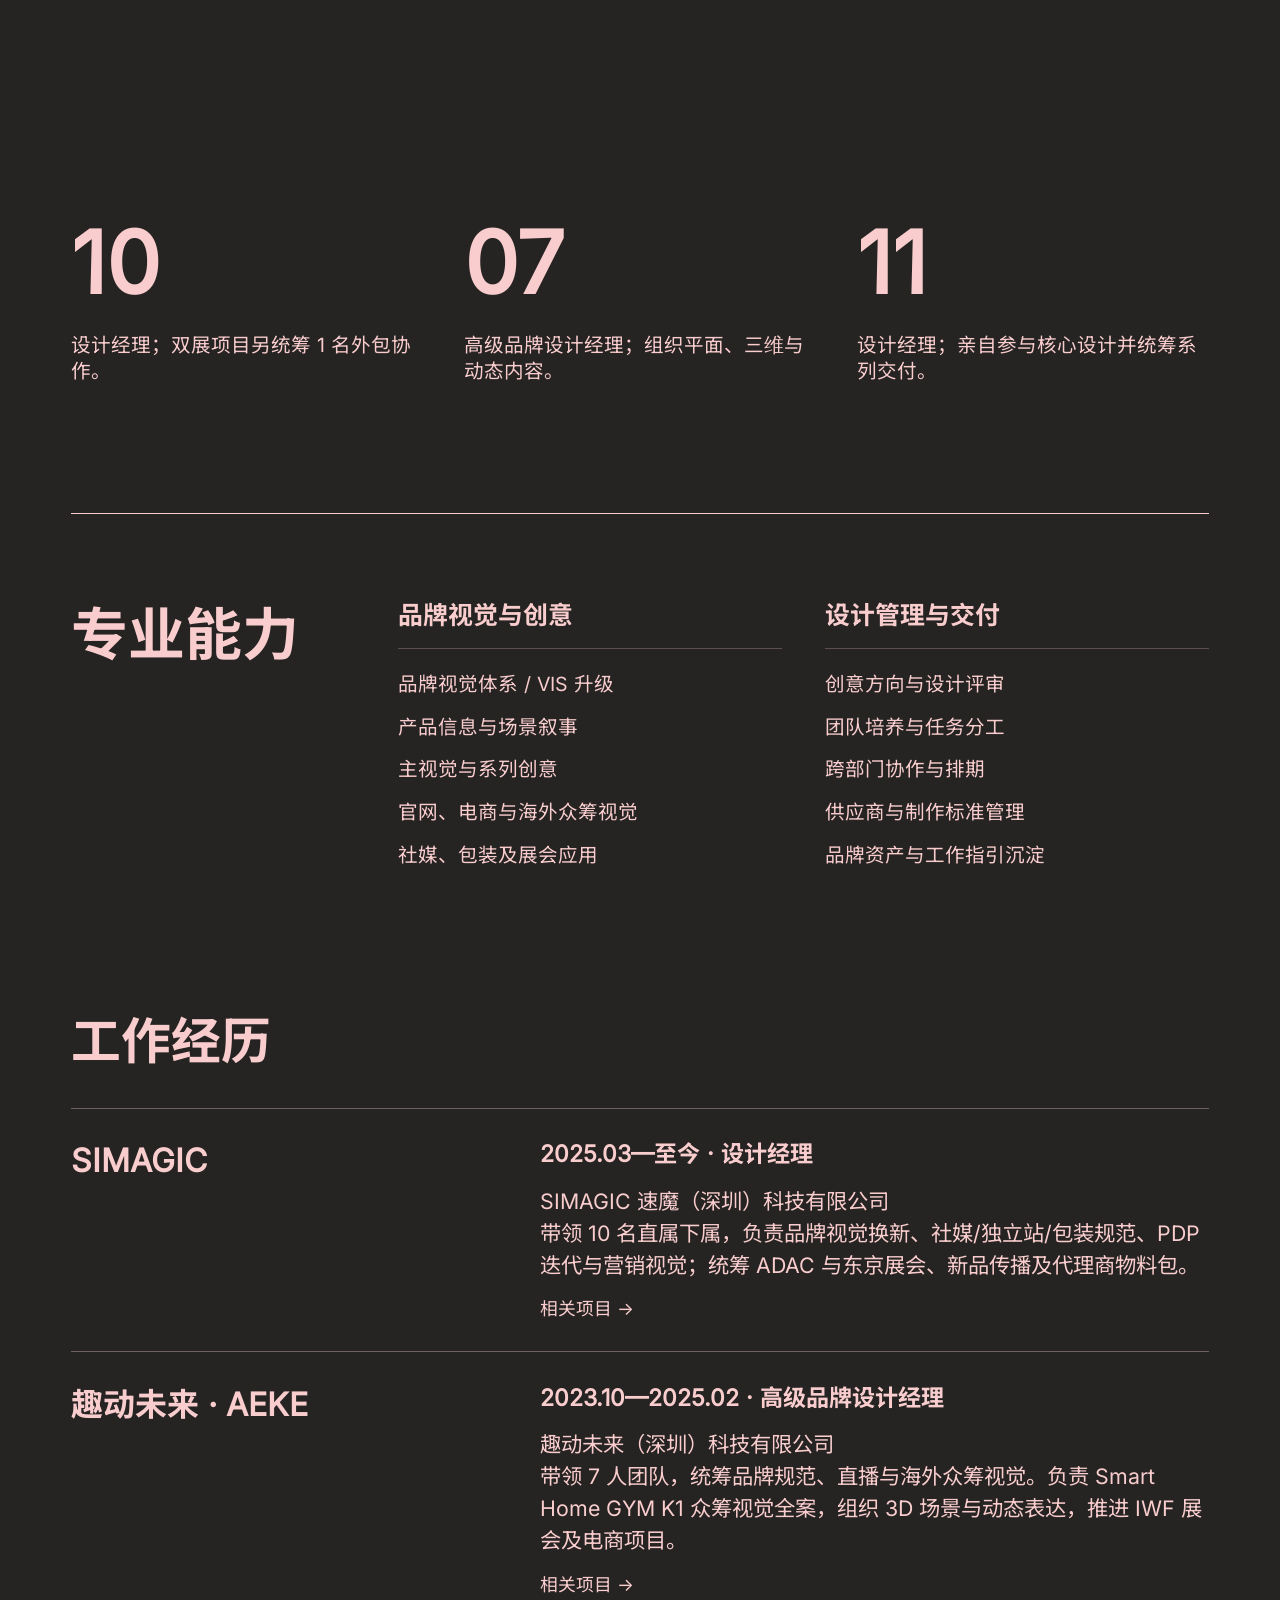
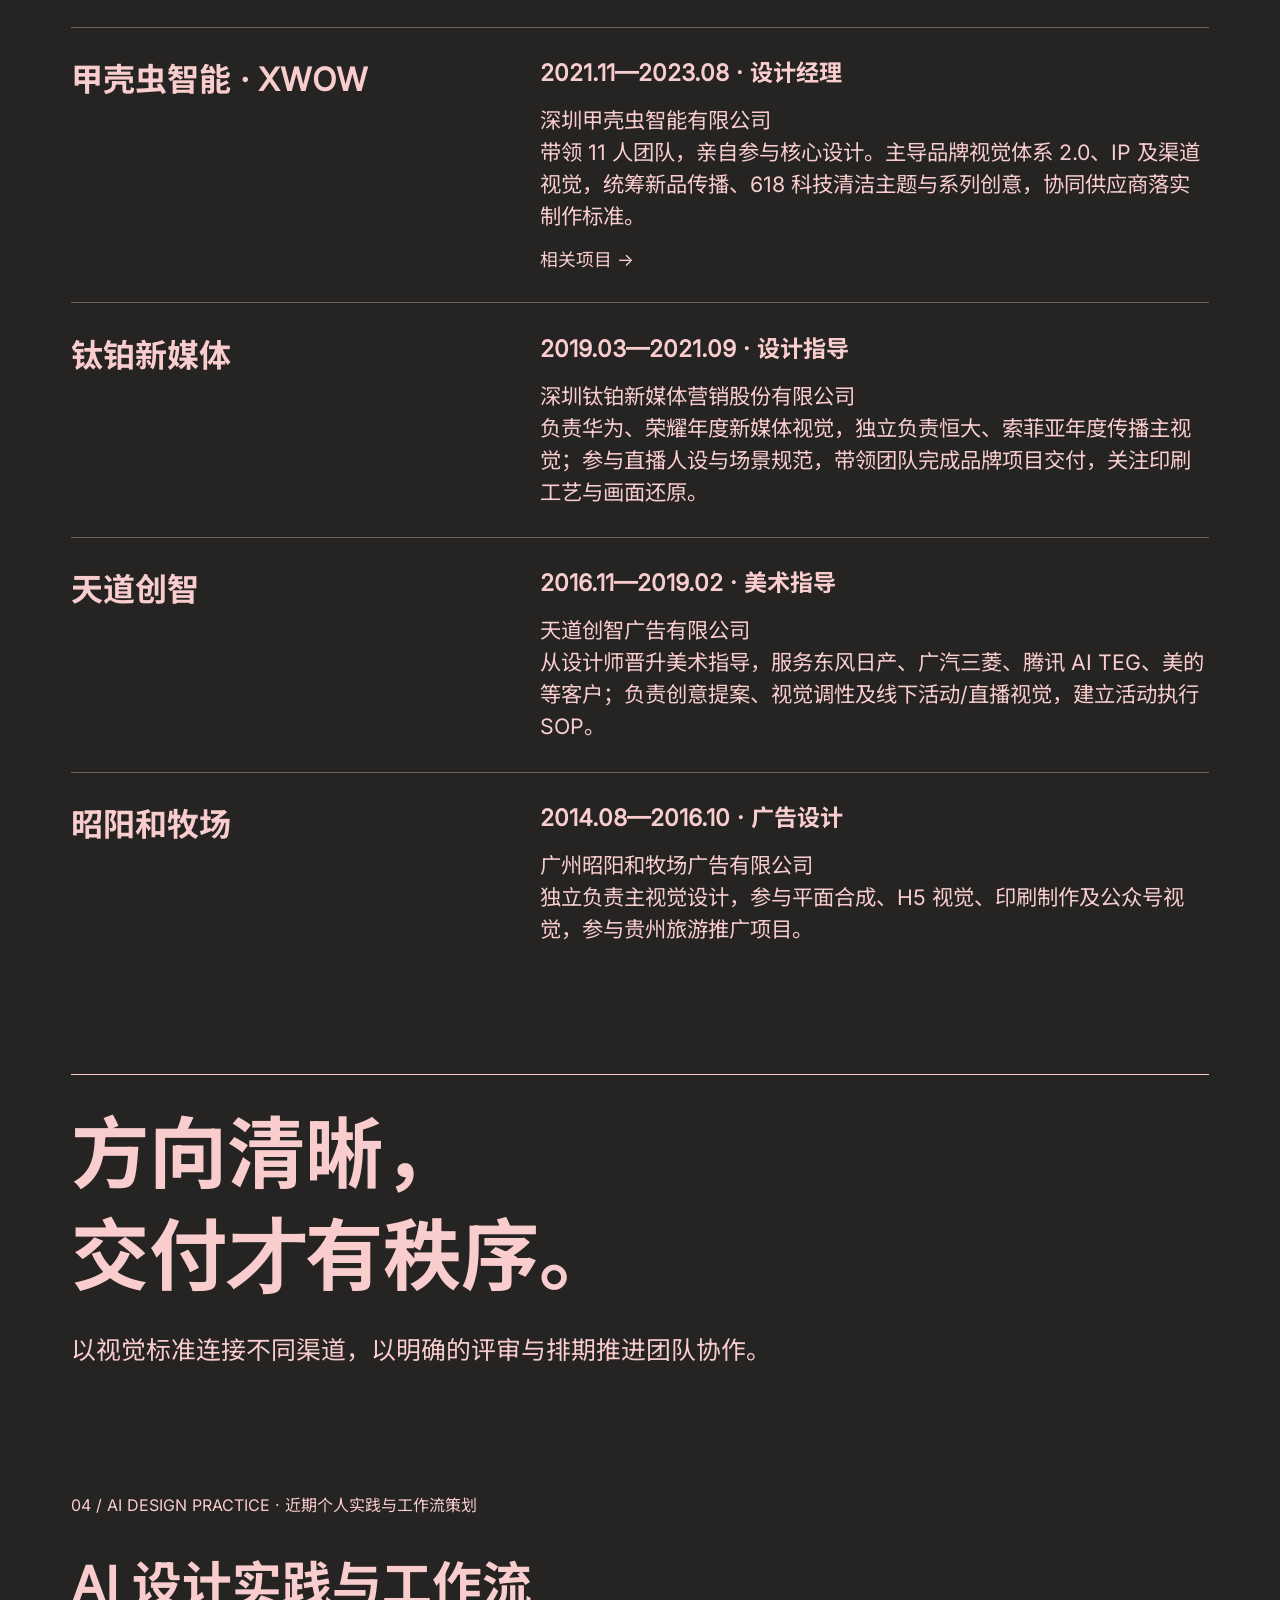
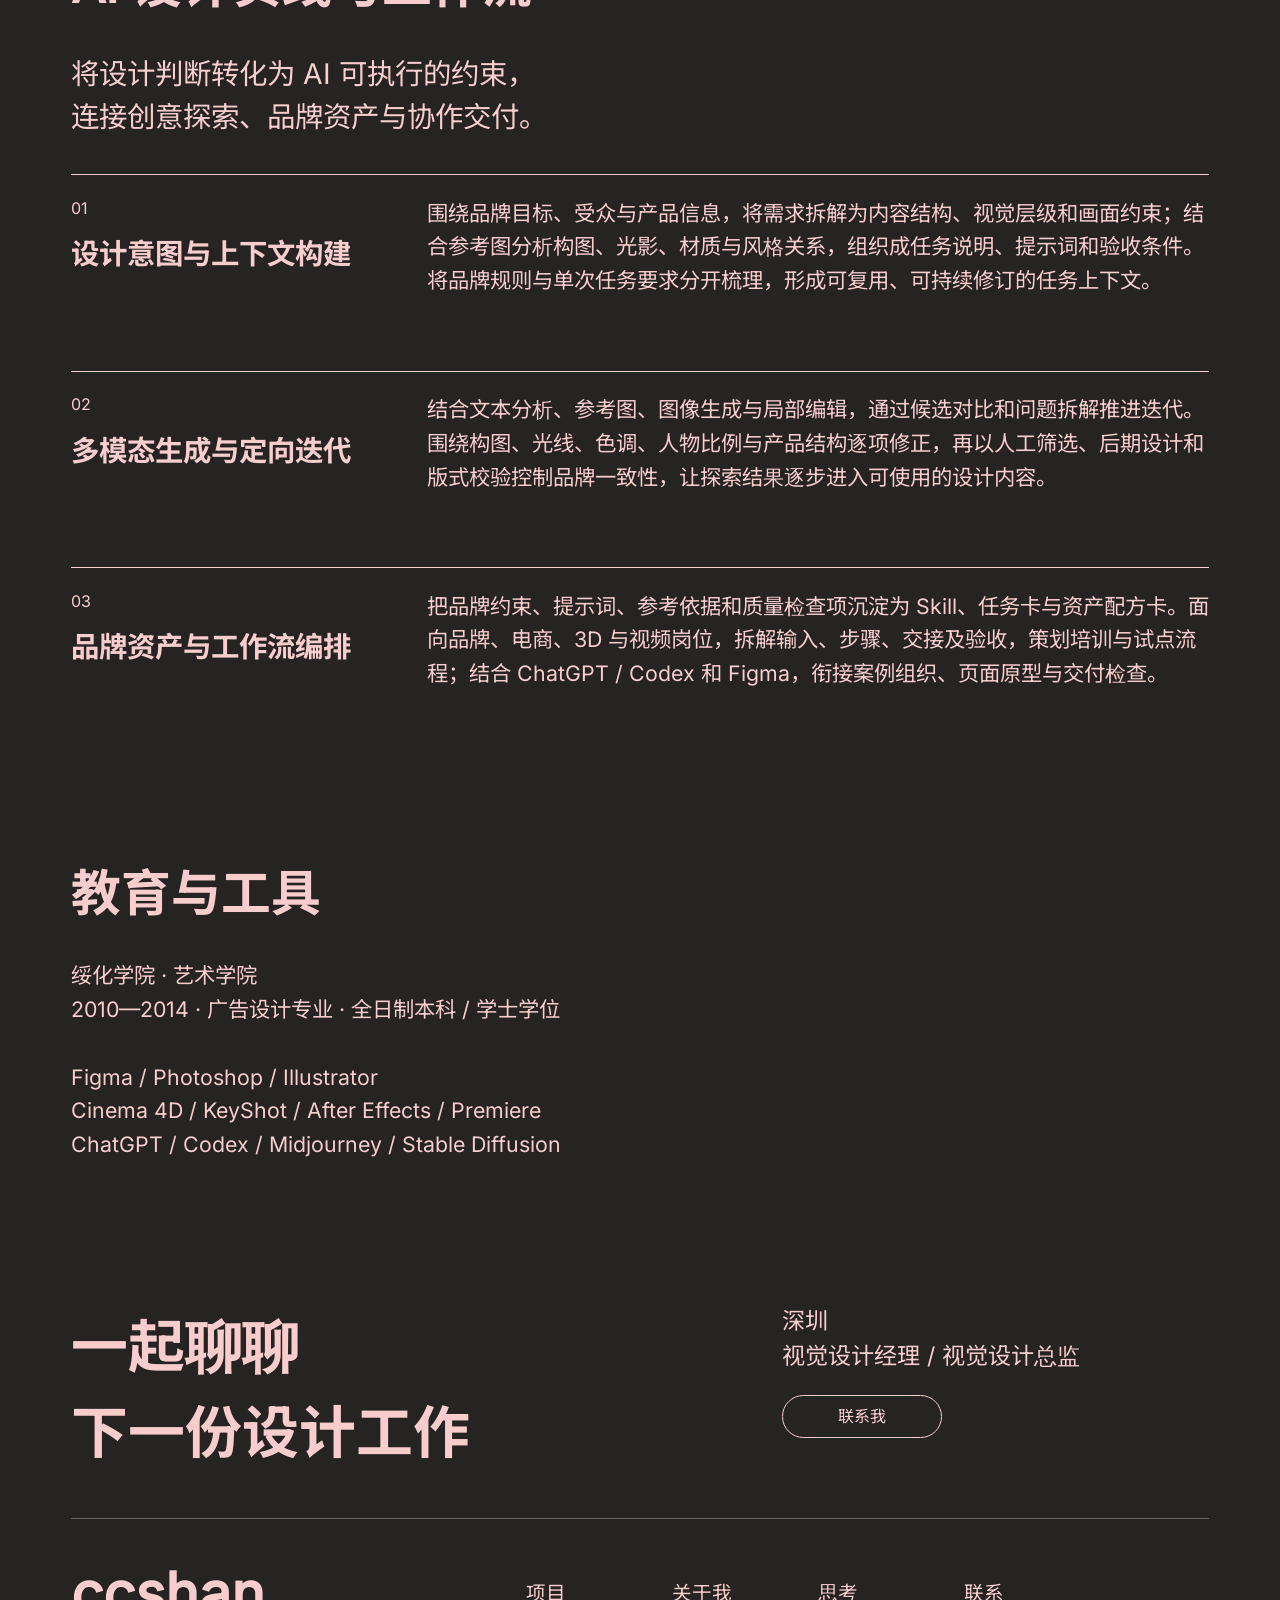
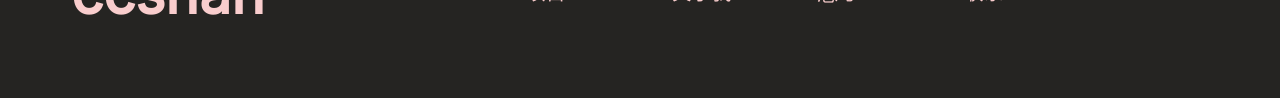
<file: about/index.html>
<!doctype html><html lang="zh-CN"><head><meta charset="utf-8"><meta name="viewport" content="width=device-width,initial-scale=1,viewport-fit=cover"><meta name="theme-color" content="#252422"><title>关于 ccshan｜ccshan</title><meta name="description" content="ccshan，关注消费科技与智能硬件的视觉设计经理。品牌视觉、产品叙事、核心创意与团队交付。意向城市深圳。"><link rel="icon" href="/favicon.svg" type="image/svg+xml"><link rel="preload" href="/assets/fonts/inter-variable.woff2" as="font" type="font/woff2" crossorigin><link rel="stylesheet" href="/style.css?v=a376a8d0ce"><script src="/app.js?v=a376a8d0ce" defer></script></head><body id="top" data-page="about" class="dark-page"><a class="skip-link" href="#main">跳到正文</a><header class="site-header"><a class="wordmark" href="/" aria-label="ccshan 首页">ccshan</a><nav aria-label="主导航"><a href="/work/">项目</a><a href="/about/">关于我</a><a href="/thinking/">思考</a><a href="/contact/">联系</a><button data-menu aria-controls="site-menu" aria-expanded="false" aria-label="打开全屏菜单">菜单 <span class="menu-dots" aria-hidden="true">•••</span></button></nav></header><main id="main"><div data-node-id="552:68" data-name="关于 / BASIC整站 / 滚动内容" class="f4888e5ae f507c28c0 f60fbb771 f8dddea07 f60541e1e fd89972fe f48bd3940 layout-column page-content"><div data-node-id="577:2" data-name="ABOUT / 个人立场" class="f0f92246a f507c28c0 f60fbb771 f8dddea07 f483145a9 f60541e1e f08b04966 ffb3854a7 ffe5c816a fd89972fe f012fbd12 fdb1d69f0 f6f8dc559 layout-column section"><p data-node-id="577:3" data-name="" class="f31230cd3 f8ecebc9f f6b319aaf fd89972fe f012fbd12 ff5691251 f2b4107f3 reveal">关于 ccshan / 深圳</p><h1 data-node-id="577:4" data-name="" class="f30675ca1 f69450ef1 fd6b7ed77 fd89972fe f012fbd12 f9ec70e75 f2b4107f3 reveal"><p class="fb4e91657 f5a4fd449 reveal">让设计有方向，</p><p class="fb4e91657 reveal">让团队形成合力。</p></h1><div data-node-id="577:5" data-name="个人介绍" class="f507c28c0 f60fbb771 fd6db0d0d f60541e1e f08b04966 fd89972fe f012fbd12 f2b4107f3 layout-row"><p data-node-id="577:6" data-name="" class="f30675ca1 f69450ef1 f933046f7 fd89972fe f012fbd12 f948ac89b fdc45d79c reveal">2014 — 至今</p><p data-node-id="577:7" data-name="" class="f31230cd3 f8ecebc9f f60d0b74c fd89972fe f012fbd12 fc428d9b8 feb298f05 reveal">我参与核心设计，也组织团队协作。关注消费科技与智能硬件，以品牌体系建立秩序，以创意方向连接产品，以明确的标准推进交付。</p></div></div><div data-node-id="577:8" data-name="人物与项目" class="f507c28c0 f60fbb771 f483145a9 f3960ffc2 f08b04966 ff95ae597 ffb3854a7 fd89972fe f012fbd12 f6f8dc559 layout-row section responsive-row"><div data-node-id="577:9" data-name="ccshan / 本人照片" class="f507c28c0 f60fbb771 f8dddea07 f5a55dd2b f60541e1e f86843cf1 f08b04966 fd89972fe f012fbd12 fca05926c layout-column"><div data-node-id="552:253" data-name="个人照片" class="f3a83b4b3 fd89972fe f012fbd12 fca05926c image-frame"><img src="/assets/figma/sync27-7370cec7b4bf1f05.webp" alt="个人照片" loading="lazy" decoding="async" class="fda4dbfbc f7b7df044 f2191c145 f7d85d0c2 fa4326536 f48bd3940 native-image"></div><p data-node-id="577:10" data-name="" class="f0f92246a f31230cd3 f8ecebc9f fc3dc1309 fd89972fe f012fbd12 fdf754f77 fdb1d69f0 fca05926c reveal">ccshan / 个人照片</p></div><div data-node-id="577:11" data-name="设计实践片段" class="f507c28c0 f60fbb771 f8dddea07 f60541e1e f08b04966 fd89972fe f012fbd12 fdb82ac18 layout-column"><div data-node-id="577:13" data-name="" class="f0f92246a f30675ca1 f69450ef1 fd6b7ed77 fd89972fe f012fbd12 fc428d9b8 fdb1d69f0 fdb82ac18"><p class="f60d0b74c f5a4fd449 reveal">消费科技与智能硬件</p><p class="f60d0b74c reveal">视觉设计与设计管理</p></div></div></div><div data-node-id="577:14" data-name="个人概览 / Snapshot" class="f507c28c0 f60fbb771 f8dddea07 fc0010d94 f60541e1e f08b04966 fc2c431b6 f9d7fcca3 ffb3854a7 fd89972fe f012fbd12 f6f8dc559 layout-column section"><div data-node-id="577:15" data-name="01 / SNAPSHOT" class="f507c28c0 f60fbb771 f8dddea07 fcb8a78c0 f60541e1e f08b04966 fd89972fe f012fbd12 f2b4107f3 layout-column"><div data-node-id="577:16" data-name="章节分隔" class="fa897aee9 faea61608 fd89972fe f012fbd12 f2b4107f3 chapter-label"></div><p data-node-id="577:17" data-name="" class="f0f92246a f6ca14e6c f8ecebc9f f294c8f0b f4bee8b56 fd89972fe f012fbd12 f7984cf1c fdb1d69f0 f2b4107f3 reveal">01 / SNAPSHOT</p><p data-node-id="577:18" data-name="" class="f0f92246a f30675ca1 f69450ef1 f3d9cf33b fd89972fe f012fbd12 f4ff26312 fdb1d69f0 f2b4107f3 reveal">经历概览</p></div><div data-node-id="577:19" data-name="经历概览 / 指标行" class="f0f92246a f507c28c0 f60fbb771 fc0010d94 f60541e1e f08b04966 fd89972fe f012fbd12 fdb1d69f0 f2b4107f3 layout-row"><div data-node-id="577:20" data-name="年品牌视觉与广告经验" class="f507c28c0 f60fbb771 f8dddea07 f5a55dd2b f60541e1e f08b04966 fd89972fe f012fbd12 f16a96b4c layout-column"><p data-node-id="577:21" data-name="" class="f30675ca1 f69450ef1 f6b319aaf fd89972fe f012fbd12 ff5691251 f16a96b4c reveal">年品牌视觉与广告经验</p><p data-node-id="577:22" data-name="" class="ffe165702 f69450ef1 fb4e91657 f4bee8b56 fd89972fe f012fbd12 f9ec70e75 f16a96b4c reveal">10+</p><p data-node-id="577:23" data-name="" class="f31230cd3 f8ecebc9f f8bee531b fd89972fe f012fbd12 f665eebf6 f16a96b4c reveal">从广告创意、核心设计到品牌与团队管理。</p></div><div data-node-id="577:24" data-name="核心品牌任职" class="f507c28c0 f60fbb771 f8dddea07 f5a55dd2b f60541e1e f08b04966 fd89972fe f012fbd12 f16a96b4c layout-column"><p data-node-id="577:25" data-name="" class="f30675ca1 f69450ef1 f6b319aaf fd89972fe f012fbd12 ff5691251 f16a96b4c reveal">核心品牌任职</p><p data-node-id="577:26" data-name="" class="ffe165702 f69450ef1 fb4e91657 f4bee8b56 fd89972fe f012fbd12 f9ec70e75 f16a96b4c reveal">03</p><p data-node-id="577:27" data-name="" class="f31230cd3 f8ecebc9f f8bee531b fd89972fe f012fbd12 f665eebf6 f16a96b4c reveal">SIMAGIC / AEKE / XWOW，连接品牌、产品与渠道。</p></div><div data-node-id="577:28" data-name="求职意向城市" class="f507c28c0 f60fbb771 f8dddea07 f5a55dd2b f60541e1e f08b04966 fd89972fe f012fbd12 f16a96b4c layout-column"><p data-node-id="577:29" data-name="" class="f30675ca1 f69450ef1 f6b319aaf fd89972fe f012fbd12 ff5691251 f16a96b4c reveal">求职意向城市</p><p data-node-id="577:30" data-name="" class="f30675ca1 f69450ef1 fb4e91657 fd89972fe f012fbd12 f9ec70e75 f16a96b4c reveal">深圳</p><p data-node-id="577:31" data-name="" class="f31230cd3 f8ecebc9f f8bee531b fd89972fe f012fbd12 f665eebf6 f16a96b4c reveal">视觉设计经理 / 视觉设计总监。</p></div></div><div data-node-id="577:32" data-name="经历概览 / 指标行" class="f0f92246a f507c28c0 f60fbb771 fc0010d94 f60541e1e f08b04966 fd89972fe f012fbd12 fdb1d69f0 f2b4107f3 layout-row"><div data-node-id="577:33" data-name="SIMAGIC 直属下属" class="f507c28c0 f60fbb771 f8dddea07 f5a55dd2b f60541e1e f08b04966 fd89972fe f012fbd12 f16a96b4c layout-column"><p data-node-id="577:34" data-name="" class="f30675ca1 f69450ef1 f6b319aaf fd89972fe f012fbd12 ff5691251 f16a96b4c reveal">SIMAGIC 直属下属</p><p data-node-id="577:35" data-name="" class="ffe165702 f69450ef1 fb4e91657 f4bee8b56 fd89972fe f012fbd12 f9ec70e75 f16a96b4c reveal">10</p><p data-node-id="577:36" data-name="" class="f31230cd3 f8ecebc9f f8bee531b fd89972fe f012fbd12 f665eebf6 f16a96b4c reveal">设计经理；双展项目另统筹 1 名外包协作。</p></div><div data-node-id="577:37" data-name="AEKE 团队规模" class="f507c28c0 f60fbb771 f8dddea07 f5a55dd2b f60541e1e f08b04966 fd89972fe f012fbd12 f16a96b4c layout-column"><p data-node-id="577:38" data-name="" class="f30675ca1 f69450ef1 f6b319aaf fd89972fe f012fbd12 ff5691251 f16a96b4c reveal">AEKE 团队规模</p><p data-node-id="577:39" data-name="" class="ffe165702 f69450ef1 fb4e91657 f4bee8b56 fd89972fe f012fbd12 f9ec70e75 f16a96b4c reveal">07</p><p data-node-id="577:40" data-name="" class="f31230cd3 f8ecebc9f f8bee531b fd89972fe f012fbd12 f665eebf6 f16a96b4c reveal">高级品牌设计经理；组织平面、三维与动态内容。</p></div><div data-node-id="577:41" data-name="XWOW 团队规模" class="f507c28c0 f60fbb771 f8dddea07 f5a55dd2b f60541e1e f08b04966 fd89972fe f012fbd12 f16a96b4c layout-column"><p data-node-id="577:42" data-name="" class="f30675ca1 f69450ef1 f6b319aaf fd89972fe f012fbd12 ff5691251 f16a96b4c reveal">XWOW 团队规模</p><p data-node-id="577:43" data-name="" class="ffe165702 f69450ef1 fb4e91657 f4bee8b56 fd89972fe f012fbd12 f9ec70e75 f16a96b4c reveal">11</p><p data-node-id="577:44" data-name="" class="f31230cd3 f8ecebc9f f8bee531b fd89972fe f012fbd12 f665eebf6 f16a96b4c reveal">设计经理；亲自参与核心设计并统筹系列交付。</p></div></div></div><div data-node-id="577:45" data-name="专业能力 / Capabilities" class="f507c28c0 f60fbb771 f8dddea07 fc0010d94 f60541e1e f08b04966 fc2c431b6 f9d7fcca3 ffb3854a7 fd89972fe f012fbd12 f6f8dc559 layout-column section"><div data-node-id="577:46" data-name="02 / CAPABILITIES" class="f507c28c0 f60fbb771 f8dddea07 fcb8a78c0 f60541e1e f08b04966 fd89972fe f012fbd12 f2b4107f3 layout-column"><div data-node-id="577:47" data-name="章节分隔" class="fa897aee9 faea61608 fd89972fe f012fbd12 f2b4107f3 chapter-label"></div><p data-node-id="577:48" data-name="" class="f0f92246a f6ca14e6c f8ecebc9f f294c8f0b f4bee8b56 fd89972fe f012fbd12 f7984cf1c fdb1d69f0 f2b4107f3 reveal">02 / CAPABILITIES</p></div><div data-node-id="660:53" data-name="能力布局 / 标题与双列" class="f507c28c0 f60fbb771 fc0010d94 f60541e1e f08b04966 fd89972fe f012fbd12 f6da6a3c3 layout-row"><p data-node-id="577:49" data-name="" class="f0f92246a f30675ca1 f69450ef1 f3d9cf33b fd89972fe f012fbd12 f4ff26312 fdb1d69f0 f57f3afcd reveal">专业能力</p><div data-node-id="577:50" data-name="能力双列" class="f507c28c0 f60fbb771 fcb9feeeb fc0010d94 f60541e1e f257f3a2f f08b04966 fd89972fe layout-row responsive-row"><div data-node-id="577:51" data-name="品牌视觉与创意" class="f507c28c0 f60fbb771 fcb9feeeb f8dddea07 f5a55dd2b f60541e1e f257f3a2f f08b04966 fd89972fe layout-column"><p data-node-id="577:52" data-name="" class="f0f92246a f30675ca1 f69450ef1 f882d9f54 fd89972fe f012fbd12 f5339d8f5 fdb1d69f0 f6da6a3c3 reveal">品牌视觉与创意</p><div data-node-id="660:54" data-name="能力栏目分隔" class="fa897aee9 faea61608 f2fcf49fa fd89972fe f012fbd12 f6da6a3c3"></div><div data-node-id="577:53" data-name="" class="f0f92246a f31230cd3 f8ecebc9f fd6b7ed77 fd89972fe f012fbd12 f665eebf6 fdb1d69f0 f6da6a3c3"><p class="fdf289bf8 f5a4fd449 reveal">品牌视觉体系 / VIS 升级</p><p class="fdf289bf8 f5a4fd449 reveal">产品信息与场景叙事</p><p class="fdf289bf8 f5a4fd449 reveal">主视觉与系列创意</p><p class="fdf289bf8 f5a4fd449 reveal">官网、电商与海外众筹视觉</p><p class="fdf289bf8 reveal">社媒、包装及展会应用</p></div></div><div data-node-id="577:54" data-name="设计管理与交付" class="f507c28c0 f60fbb771 fcb9feeeb f8dddea07 f5a55dd2b fb628cd02 f60541e1e f257f3a2f f08b04966 fd89972fe layout-column"><p data-node-id="577:55" data-name="" class="f0f92246a f30675ca1 f69450ef1 f882d9f54 fd89972fe f012fbd12 f5339d8f5 fdb1d69f0 f6da6a3c3 reveal">设计管理与交付</p><div data-node-id="660:55" data-name="能力栏目分隔" class="fa897aee9 faea61608 f2fcf49fa fd89972fe f012fbd12 f6da6a3c3"></div><div data-node-id="577:56" data-name="" class="f0f92246a f31230cd3 f8ecebc9f fd6b7ed77 fd89972fe f012fbd12 f665eebf6 fdb1d69f0 f6da6a3c3"><p class="fdf289bf8 f5a4fd449 reveal">创意方向与设计评审</p><p class="fdf289bf8 f5a4fd449 reveal">团队培养与任务分工</p><p class="fdf289bf8 f5a4fd449 reveal">跨部门协作与排期</p><p class="fdf289bf8 f5a4fd449 reveal">供应商与制作标准管理</p><p class="fdf289bf8 reveal">品牌资产与工作指引沉淀</p></div></div></div></div></div><div data-node-id="552:257" data-name="03 / 完整工作经历" class="f507c28c0 f60fbb771 f8dddea07 f483145a9 f60541e1e fc2c431b6 f9d7fcca3 ffb3854a7 fd89972fe f012fbd12 f6f8dc559 layout-column section"><p data-node-id="552:258" data-name="" class="f0f92246a f30675ca1 f69450ef1 fcbe0e8fc fd89972fe f012fbd12 f83841c76 fdb1d69f0 f6da6a3c3 reveal">工作经历</p><div data-node-id="552:259" data-name="编辑式分隔线" class="fa897aee9 faea61608 f8199fa7d fd89972fe f012fbd12 f6da6a3c3"></div><div data-node-id="552:260" data-name="SIMAGIC" class="f0f92246a f507c28c0 f60fbb771 fc0010d94 f60541e1e fd89972fe f012fbd12 fdb1d69f0 f6da6a3c3 layout-row"><p data-node-id="552:261" data-name="" class="f30675ca1 f69450ef1 fcbe0e8fc fd89972fe f012fbd12 fc428d9b8 fca05926c reveal">SIMAGIC</p><div data-node-id="552:262" data-name="设计经理" class="f507c28c0 f60fbb771 fcb9feeeb f8dddea07 f5a55dd2b f60541e1e f257f3a2f fd89972fe layout-column"><p data-node-id="552:263" data-name="" class="f30675ca1 f69450ef1 fcbe0e8fc fd89972fe f012fbd12 fca5169a2 f6da6a3c3 reveal">2025.03—至今 · 设计经理</p><div data-node-id="552:264" data-name="" class="f31230cd3 f8ecebc9f fd6b7ed77 fd89972fe f012fbd12 f948ac89b f6da6a3c3"><p class="fcbe0e8fc f5a4fd449 reveal">SIMAGIC 速魔（深圳）科技有限公司</p><p class="fcbe0e8fc reveal">带领 10 名直属下属，负责品牌视觉换新、社媒/独立站/包装规范、PDP 迭代与营销视觉；统筹 ADAC 与东京展会、新品传播及代理商物料包。</p></div><a data-node-id="552:265" data-name="" href="/work/simagic/" class="f0214b4b3 f34516836 f31230cd3 f8ecebc9f fd6b7ed77 fd89972fe f012fbd12 ff5691251 f6da6a3c3 interactive"><p class="fcbe0e8fc reveal">相关项目 →</p></a></div></div><div data-node-id="552:266" data-name="编辑式分隔线" class="fa897aee9 faea61608 f8199fa7d fd89972fe f012fbd12 f6da6a3c3"></div><div data-node-id="552:267" data-name="趣动未来 · AEKE" class="f0f92246a f507c28c0 f60fbb771 fc0010d94 f60541e1e fd89972fe f012fbd12 fdb1d69f0 f6da6a3c3 layout-row"><p data-node-id="552:268" data-name="" class="f30675ca1 f69450ef1 fcbe0e8fc fd89972fe f012fbd12 fc428d9b8 fca05926c reveal">趣动未来 · AEKE</p><div data-node-id="552:269" data-name="高级品牌设计经理" class="f507c28c0 f60fbb771 fcb9feeeb f8dddea07 f5a55dd2b f60541e1e f257f3a2f fd89972fe layout-column"><p data-node-id="552:270" data-name="" class="f30675ca1 f69450ef1 fcbe0e8fc fd89972fe f012fbd12 fca5169a2 f6da6a3c3 reveal">2023.10—2025.02 · 高级品牌设计经理</p><div data-node-id="552:271" data-name="" class="f31230cd3 f8ecebc9f fd6b7ed77 fd89972fe f012fbd12 f948ac89b f6da6a3c3"><p class="fcbe0e8fc f5a4fd449 reveal">趣动未来（深圳）科技有限公司</p><p class="fcbe0e8fc reveal">带领 7 人团队，统筹品牌规范、直播与海外众筹视觉。负责 Smart Home GYM K1 众筹视觉全案，组织 3D 场景与动态表达，推进 IWF 展会及电商项目。</p></div><a data-node-id="552:272" data-name="" href="/work/" class="f0214b4b3 f34516836 f31230cd3 f8ecebc9f fd6b7ed77 fd89972fe f012fbd12 ff5691251 f6da6a3c3 interactive"><p class="fcbe0e8fc reveal">相关项目 →</p></a></div></div><div data-node-id="552:273" data-name="编辑式分隔线" class="fa897aee9 faea61608 f8199fa7d fd89972fe f012fbd12 f6da6a3c3"></div><div data-node-id="552:274" data-name="甲壳虫智能 · XWOW" class="f0f92246a f507c28c0 f60fbb771 fc0010d94 f60541e1e fd89972fe f012fbd12 fdb1d69f0 f6da6a3c3 layout-row"><p data-node-id="552:275" data-name="" class="f30675ca1 f69450ef1 fcbe0e8fc fd89972fe f012fbd12 fc428d9b8 fca05926c reveal">甲壳虫智能 · XWOW</p><div data-node-id="552:276" data-name="设计经理" class="f507c28c0 f60fbb771 fcb9feeeb f8dddea07 f5a55dd2b f60541e1e f257f3a2f fd89972fe layout-column"><p data-node-id="552:277" data-name="" class="f30675ca1 f69450ef1 fcbe0e8fc fd89972fe f012fbd12 fca5169a2 f6da6a3c3 reveal">2021.11—2023.08 · 设计经理</p><div data-node-id="552:278" data-name="" class="f31230cd3 f8ecebc9f fd6b7ed77 fd89972fe f012fbd12 f948ac89b f6da6a3c3"><p class="fcbe0e8fc f5a4fd449 reveal">深圳甲壳虫智能有限公司</p><p class="fcbe0e8fc reveal">带领 11 人团队，亲自参与核心设计。主导品牌视觉体系 2.0、IP 及渠道视觉，统筹新品传播、618 科技清洁主题与系列创意，协同供应商落实制作标准。</p></div><a data-node-id="552:279" data-name="" href="/work/" class="f0214b4b3 f34516836 f31230cd3 f8ecebc9f fd6b7ed77 fd89972fe f012fbd12 ff5691251 f6da6a3c3 interactive"><p class="fcbe0e8fc reveal">相关项目 →</p></a></div></div><div data-node-id="562:4" data-name="编辑式分隔线" class="fa897aee9 faea61608 f8199fa7d fd89972fe f012fbd12 f6da6a3c3"></div><div data-node-id="562:5" data-name="钛铂新媒体" class="f0f92246a f507c28c0 f60fbb771 fc0010d94 f60541e1e fd89972fe f012fbd12 fdb1d69f0 f6da6a3c3 layout-row"><p data-node-id="562:6" data-name="" class="f30675ca1 f69450ef1 fcbe0e8fc fd89972fe f012fbd12 fc428d9b8 fca05926c reveal">钛铂新媒体</p><div data-node-id="562:7" data-name="设计经理" class="f507c28c0 f60fbb771 fcb9feeeb f8dddea07 f5a55dd2b f60541e1e f257f3a2f fd89972fe layout-column"><p data-node-id="562:8" data-name="" class="f30675ca1 f69450ef1 fcbe0e8fc fd89972fe f012fbd12 fca5169a2 f6da6a3c3 reveal">2019.03—2021.09 · 设计指导</p><div data-node-id="562:9" data-name="" class="f31230cd3 f8ecebc9f fd6b7ed77 fd89972fe f012fbd12 f948ac89b f6da6a3c3"><p class="fcbe0e8fc f5a4fd449 reveal">深圳钛铂新媒体营销股份有限公司</p><p class="fcbe0e8fc reveal">负责华为、荣耀年度新媒体视觉，独立负责恒大、索菲亚年度传播主视觉；参与直播人设与场景规范，带领团队完成品牌项目交付，关注印刷工艺与画面还原。</p></div></div></div><div data-node-id="562:11" data-name="编辑式分隔线" class="fa897aee9 faea61608 f8199fa7d fd89972fe f012fbd12 f6da6a3c3"></div><div data-node-id="562:12" data-name="天道创智" class="f0f92246a f507c28c0 f60fbb771 fc0010d94 f60541e1e fd89972fe f012fbd12 fdb1d69f0 f6da6a3c3 layout-row"><p data-node-id="562:13" data-name="" class="f30675ca1 f69450ef1 fcbe0e8fc fd89972fe f012fbd12 fc428d9b8 fca05926c reveal">天道创智</p><div data-node-id="562:14" data-name="设计经理" class="f507c28c0 f60fbb771 fcb9feeeb f8dddea07 f5a55dd2b f60541e1e f257f3a2f fd89972fe layout-column"><p data-node-id="562:15" data-name="" class="f30675ca1 f69450ef1 fcbe0e8fc fd89972fe f012fbd12 fca5169a2 f6da6a3c3 reveal">2016.11—2019.02 · 美术指导</p><div data-node-id="562:16" data-name="" class="f31230cd3 f8ecebc9f fd6b7ed77 fd89972fe f012fbd12 f948ac89b f6da6a3c3"><p class="fcbe0e8fc f5a4fd449 reveal">天道创智广告有限公司</p><p class="fcbe0e8fc reveal">从设计师晋升美术指导，服务东风日产、广汽三菱、腾讯 AI TEG、美的等客户；负责创意提案、视觉调性及线下活动/直播视觉，建立活动执行 SOP。</p></div></div></div><div data-node-id="562:18" data-name="编辑式分隔线" class="fa897aee9 faea61608 f8199fa7d fd89972fe f012fbd12 f6da6a3c3"></div><div data-node-id="562:19" data-name="昭阳和牧场" class="f0f92246a f507c28c0 f60fbb771 fc0010d94 f60541e1e fd89972fe f012fbd12 fdb1d69f0 f6da6a3c3 layout-row"><p data-node-id="562:20" data-name="" class="f30675ca1 f69450ef1 fcbe0e8fc fd89972fe f012fbd12 fc428d9b8 fca05926c reveal">昭阳和牧场</p><div data-node-id="562:21" data-name="设计经理" class="f507c28c0 f60fbb771 fcb9feeeb f8dddea07 f5a55dd2b f60541e1e f257f3a2f fd89972fe layout-column"><p data-node-id="562:22" data-name="" class="f30675ca1 f69450ef1 fcbe0e8fc fd89972fe f012fbd12 fca5169a2 f6da6a3c3 reveal">2014.08—2016.10 · 广告设计</p><div data-node-id="562:23" data-name="" class="f31230cd3 f8ecebc9f fd6b7ed77 fd89972fe f012fbd12 f948ac89b f6da6a3c3"><p class="fcbe0e8fc f5a4fd449 reveal">广州昭阳和牧场广告有限公司</p><p class="fcbe0e8fc reveal">独立负责主视觉设计，参与平面合成、H5 视觉、印刷制作及公众号视觉，参与贵州旅游推广项目。</p></div></div></div></div><div data-node-id="577:57" data-name="工作方式 / 设计原则" class="f507c28c0 f60fbb771 f8dddea07 f483145a9 f60541e1e f08b04966 fc2c431b6 f9d7fcca3 ffb3854a7 fd89972fe f012fbd12 f6f8dc559 layout-column section"><div data-node-id="577:58" data-name="章节分隔" class="fa897aee9 faea61608 fd89972fe f012fbd12 f2b4107f3 chapter-label"></div><div data-node-id="577:59" data-name="" class="f0f92246a f30675ca1 f69450ef1 fd6b7ed77 fd89972fe f012fbd12 f9d9b1a1e fdb1d69f0 f2b4107f3"><p class="fa2fe20af f5a4fd449 reveal">方向清晰，</p><p class="fa2fe20af reveal">交付才有秩序。</p></div><p data-node-id="577:60" data-name="" class="f0f92246a f31230cd3 f8ecebc9f f20c60294 fd89972fe f012fbd12 f5339d8f5 fdb1d69f0 f740dd107 reveal">以视觉标准连接不同渠道，以明确的评审与排期推进团队协作。</p></div><div data-node-id="562:28" data-name="04 / AI 设计实践与工作流 / 目标、方法与协作" class="f507c28c0 f60fbb771 f8dddea07 fb4d29faf f60541e1e fc2c431b6 f9d7fcca3 ffb3854a7 fd89972fe f012fbd12 f6f8dc559 layout-column section"><p data-node-id="625:53" data-name="" class="f0f92246a f31230cd3 f8ecebc9f f6b319aaf fd89972fe f012fbd12 f7984cf1c fdb1d69f0 f2b4107f3 reveal">04 / AI DESIGN PRACTICE · 近期个人实践与工作流策划</p><p data-node-id="562:29" data-name="" class="f0f92246a f30675ca1 f69450ef1 fa831e7af fd89972fe f012fbd12 f83841c76 fdb1d69f0 f2b4107f3 reveal">AI 设计实践与工作流</p><div data-node-id="562:30" data-name="" class="f0f92246a f31230cd3 f8ecebc9f fd6b7ed77 fd89972fe f012fbd12 f5e150456 fdb1d69f0 fdc49ae5d"><p class="fdf289bf8 f5a4fd449 reveal">将设计判断转化为 AI 可执行的约束，</p><p class="fdf289bf8 reveal">连接创意探索、品牌资产与协作交付。</p></div><div data-node-id="625:54" data-name="围绕目标探索" class="f507c28c0 f60fbb771 f8dddea07 fcb8a78c0 f60541e1e f08b04966 fd89972fe f012fbd12 f2b4107f3 layout-column"><div data-node-id="625:55" data-name="实践分隔" class="fa897aee9 faea61608 fd89972fe f012fbd12 f2b4107f3"></div><div data-node-id="625:56" data-name="01 / 围绕目标探索" class="f0f92246a f507c28c0 f60fbb771 f8b24824b f60541e1e f08b04966 fd89972fe f012fbd12 fdb1d69f0 f2b4107f3 layout-row"><div data-node-id="625:57" data-name="实践主题" class="f507c28c0 f60fbb771 f8dddea07 f5a55dd2b f60541e1e f08b04966 fd89972fe f012fbd12 f57f3afcd layout-column"><p data-node-id="625:58" data-name="" class="f31230cd3 f8ecebc9f f6b319aaf fd89972fe f012fbd12 f7984cf1c f57f3afcd reveal">01</p><p data-node-id="625:59" data-name="" class="f30675ca1 f69450ef1 f53a614a5 fd89972fe f012fbd12 f5e150456 f57f3afcd reveal">设计意图与上下文构建</p></div><div data-node-id="625:60" data-name="方法与产出" class="f507c28c0 f60fbb771 f8dddea07 f31230cd3 f8ecebc9f f5a55dd2b f60541e1e f08b04966 fd89972fe f012fbd12 f65f1b3f2 layout-column"><p data-node-id="625:61" data-name="" class="ff36db923 fd89972fe f012fbd12 f948ac89b f65f1b3f2 reveal">围绕品牌目标、受众与产品信息，将需求拆解为内容结构、视觉层级和画面约束；结合参考图分析构图、光影、材质与风格关系，组织成任务说明、提示词和验收条件。将品牌规则与单次任务要求分开梳理，形成可复用、可持续修订的任务上下文。</p><p data-node-id="625:62" data-name="" class="f6b319aaf fd89972fe f012fbd12 f7984cf1c f65f1b3f2 reveal">方法 / 需求拆解 · 参考解析 · 提示词与验收条件</p></div></div></div><div data-node-id="625:63" data-name="把经验沉淀为方法" class="f507c28c0 f60fbb771 f8dddea07 fcb8a78c0 f60541e1e f08b04966 fd89972fe f012fbd12 f2b4107f3 layout-column"><div data-node-id="625:64" data-name="实践分隔" class="fa897aee9 faea61608 fd89972fe f012fbd12 f2b4107f3"></div><div data-node-id="625:65" data-name="02 / 把经验沉淀为方法" class="f0f92246a f507c28c0 f60fbb771 f8b24824b f60541e1e f08b04966 fd89972fe f012fbd12 fdb1d69f0 f2b4107f3 layout-row"><div data-node-id="625:66" data-name="实践主题" class="f507c28c0 f60fbb771 f8dddea07 f5a55dd2b f60541e1e f08b04966 fd89972fe f012fbd12 f57f3afcd layout-column"><p data-node-id="625:67" data-name="" class="f31230cd3 f8ecebc9f f6b319aaf fd89972fe f012fbd12 f7984cf1c f57f3afcd reveal">02</p><p data-node-id="625:68" data-name="" class="f30675ca1 f69450ef1 f53a614a5 fd89972fe f012fbd12 f5e150456 f57f3afcd reveal">多模态生成与定向迭代</p></div><div data-node-id="625:69" data-name="方法与产出" class="f507c28c0 f60fbb771 f8dddea07 f31230cd3 f8ecebc9f f5a55dd2b f60541e1e f08b04966 fd89972fe f012fbd12 f65f1b3f2 layout-column"><p data-node-id="625:70" data-name="" class="ff36db923 fd89972fe f012fbd12 f948ac89b f65f1b3f2 reveal">结合文本分析、参考图、图像生成与局部编辑，通过候选对比和问题拆解推进迭代。围绕构图、光线、色调、人物比例与产品结构逐项修正，再以人工筛选、后期设计和版式校验控制品牌一致性，让探索结果逐步进入可使用的设计内容。</p><p data-node-id="625:71" data-name="" class="f6b319aaf fd89972fe f012fbd12 f7984cf1c f65f1b3f2 reveal">方法 / 多模态协作 · 分项迭代 · 人工评审</p></div></div></div><div data-node-id="625:72" data-name="把方法接入协作" class="f507c28c0 f60fbb771 f8dddea07 fcb8a78c0 f60541e1e f08b04966 fd89972fe f012fbd12 f2b4107f3 layout-column"><div data-node-id="625:73" data-name="实践分隔" class="fa897aee9 faea61608 fd89972fe f012fbd12 f2b4107f3"></div><div data-node-id="625:74" data-name="03 / 把方法接入协作" class="f0f92246a f507c28c0 f60fbb771 f8b24824b f60541e1e f08b04966 fd89972fe f012fbd12 fdb1d69f0 f2b4107f3 layout-row"><div data-node-id="625:75" data-name="实践主题" class="f507c28c0 f60fbb771 f8dddea07 f5a55dd2b f60541e1e f08b04966 fd89972fe f012fbd12 f57f3afcd layout-column"><p data-node-id="625:76" data-name="" class="f31230cd3 f8ecebc9f f6b319aaf fd89972fe f012fbd12 f7984cf1c f57f3afcd reveal">03</p><p data-node-id="625:77" data-name="" class="f30675ca1 f69450ef1 f53a614a5 fd89972fe f012fbd12 f5e150456 f57f3afcd reveal">品牌资产与工作流编排</p></div><div data-node-id="625:78" data-name="方法与产出" class="f507c28c0 f60fbb771 f8dddea07 f31230cd3 f8ecebc9f f5a55dd2b f60541e1e f08b04966 fd89972fe f012fbd12 f65f1b3f2 layout-column"><p data-node-id="625:79" data-name="" class="ff36db923 fd89972fe f012fbd12 f948ac89b f65f1b3f2 reveal">把品牌约束、提示词、参考依据和质量检查项沉淀为 Skill、任务卡与资产配方卡。面向品牌、电商、3D 与视频岗位，拆解输入、步骤、交接及验收，策划培训与试点流程；结合 ChatGPT / Codex 和 Figma，衔接案例组织、页面原型与交付检查。</p><p data-node-id="625:80" data-name="" class="f6b319aaf fd89972fe f012fbd12 f7984cf1c f65f1b3f2 reveal">已有产出 / 作品集专属 Skill · 可编辑 Figma 原型 · AI 上手与品牌资产工作流文档</p></div></div></div></div><div data-node-id="562:25" data-name="05 / 教育与工具" class="f0f92246a f507c28c0 f60fbb771 f8dddea07 f483145a9 f60541e1e fc2c431b6 f9d7fcca3 ffb3854a7 fd89972fe f012fbd12 fdb1d69f0 f6f8dc559 layout-column section"><p data-node-id="562:26" data-name="" class="f30675ca1 f69450ef1 fcbe0e8fc fd89972fe f012fbd12 f83841c76 f6da6a3c3 reveal">教育与工具</p><div data-node-id="562:27" data-name="" class="f31230cd3 f8ecebc9f fd6b7ed77 fd89972fe f012fbd12 f948ac89b f6da6a3c3 fa2edcb1a"><p class="ff36db923 f5a4fd449 reveal">绥化学院 · 艺术学院</p><p class="ff36db923 f5a4fd449 reveal">2010—2014 · 广告设计专业 · 全日制本科 / 学士学位</p><p class="ff36db923 f5a4fd449 reveal">​</p><p class="ff36db923 f5a4fd449 reveal">Figma / Photoshop / Illustrator</p><p class="ff36db923 f5a4fd449 reveal">Cinema 4D / KeyShot / After Effects / Premiere</p><p class="ff36db923 reveal">ChatGPT / Codex / Midjourney / Stable Diffusion</p></div></div><footer data-node-id="552:283" data-name="整站页尾 / 联系与导航" class="f4888e5ae f507c28c0 f60fbb771 f8dddea07 fc0010d94 f60541e1e f73be8c31 fd89972fe f012fbd12 f6f8dc559 layout-column section site-footer"><div data-node-id="552:284" data-name="联系主张" class="f507c28c0 f60fbb771 f58dfb5c9 f60541e1e fd89972fe f012fbd12 f6da6a3c3 layout-row"><div data-node-id="552:285" data-name="" class="f0f92246a f30675ca1 f69450ef1 fd6b7ed77 fd89972fe f012fbd12 f4ff26312 fdb1d69f0 f041d1e3b"><p class="fcbe0e8fc f5a4fd449 reveal">一起聊聊</p><p class="fcbe0e8fc reveal">下一份设计工作</p></div><div data-node-id="552:286" data-name="岗位与联系" class="f507c28c0 f60fbb771 fcb9feeeb f8dddea07 fcb8a78c0 f60541e1e f257f3a2f fd89972fe layout-column"><div data-node-id="552:287" data-name="" class="f0f92246a f31230cd3 f8ecebc9f fd6b7ed77 fd89972fe f012fbd12 fca5169a2 fdb1d69f0 fab67b36c"><p class="fcbe0e8fc f5a4fd449 reveal">深圳</p><p class="fcbe0e8fc reveal">视觉设计经理 / 视觉设计总监</p></div><a data-node-id="552:288" data-name="联系我" href="/contact/" class="fca6bcd4b feba14ce3 fba4c5089 f507c28c0 f34516836 f60fbb771 ff06c5be9 f3960ffc2 f86843cf1 fd89972fe f4c901ed9 f012fbd12 f4404fd87 interactive layout-row"><p data-node-id="552:289" data-name="" class="f0f92246a f31230cd3 f8ecebc9f fcbe0e8fc fd89972fe f012fbd12 f7984cf1c fdb1d69f0 fca6bf630 f0458b5d7 reveal">联系我</p></a></div></div><div data-node-id="552:290" data-name="编辑式分隔线" class="fa897aee9 faea61608 f8199fa7d fd89972fe f012fbd12 f6da6a3c3"></div><div data-node-id="552:291" data-name="页尾站点导航" class="f0f92246a f507c28c0 f60fbb771 f58dfb5c9 f3960ffc2 fd89972fe f012fbd12 fdb1d69f0 f6da6a3c3 layout-row"><a data-node-id="552:292" data-name="" href="/" class="f0214b4b3 f34516836 ffe165702 f69450ef1 fd6b7ed77 f4bee8b56 fd89972fe f012fbd12 f4ff26312 fab67b36c interactive"><p class="fb96efd3a reveal">ccshan</p></a><div data-node-id="552:293" data-name="站点索引" class="f507c28c0 f60fbb771 fcb9feeeb f31230cd3 f8ecebc9f fcb8a78c0 f60541e1e f257f3a2f fd89972fe f665eebf6 layout-row"><a data-node-id="552:294" data-name="" href="/work/" class="f0214b4b3 f34516836 fd6b7ed77 fd89972fe f012fbd12 f3efc998f interactive"><p class="fcbe0e8fc reveal">项目</p></a><a data-node-id="552:295" data-name="" href="/about/" class="fcbe0e8fc fd89972fe f012fbd12 f3efc998f">关于我</a><a data-node-id="552:296" data-name="" href="/thinking/" class="f0214b4b3 f34516836 fd6b7ed77 fd89972fe f012fbd12 f3efc998f interactive"><p class="fcbe0e8fc reveal">思考</p></a><a data-node-id="552:297" data-name="" href="/contact/" class="f0214b4b3 f34516836 fd6b7ed77 fd89972fe f012fbd12 f3efc998f interactive"><p class="fcbe0e8fc reveal">联系</p></a></div></div></footer></div></main><dialog id="site-menu" class="site-menu figma-menu" aria-label="全屏导航"><div class="menu-top"><a href="/" data-node-id="552:388">ccshan</a><button data-close data-node-id="554:3">关闭菜单</button></div><nav class="menu-links" aria-label="网站导航"><a href="/work/" data-node-id="552:389">项目</a><a href="/about/" data-node-id="552:390">关于我</a><a href="/thinking/" data-node-id="552:391">思考</a><a href="/contact/" data-node-id="552:392">联系</a></nav><a class="menu-home" href="/" data-node-id="552:393">返回首页</a></dialog><dialog class="reel-dialog" aria-label="作品视频"><div class="dialog-bar"><span>ccshan / PROJECT FILM</span><button data-close>关闭 ×</button></div><video controls playsinline preload="none"></video></dialog><dialog class="lightbox" aria-label="作品大图"><div class="dialog-bar"><span class="lightbox-label">作品原图</span><div><button class="zoom-button" aria-pressed="false">原尺寸</button><button data-close>关闭 ×</button></div></div><div class="lightbox-scroll"><img alt="作品大图"></div></dialog><div class="page-curtain" aria-hidden="true"><span>ccshan</span></div><div class="scroll-progress" aria-hidden="true"></div></body></html>
</file>
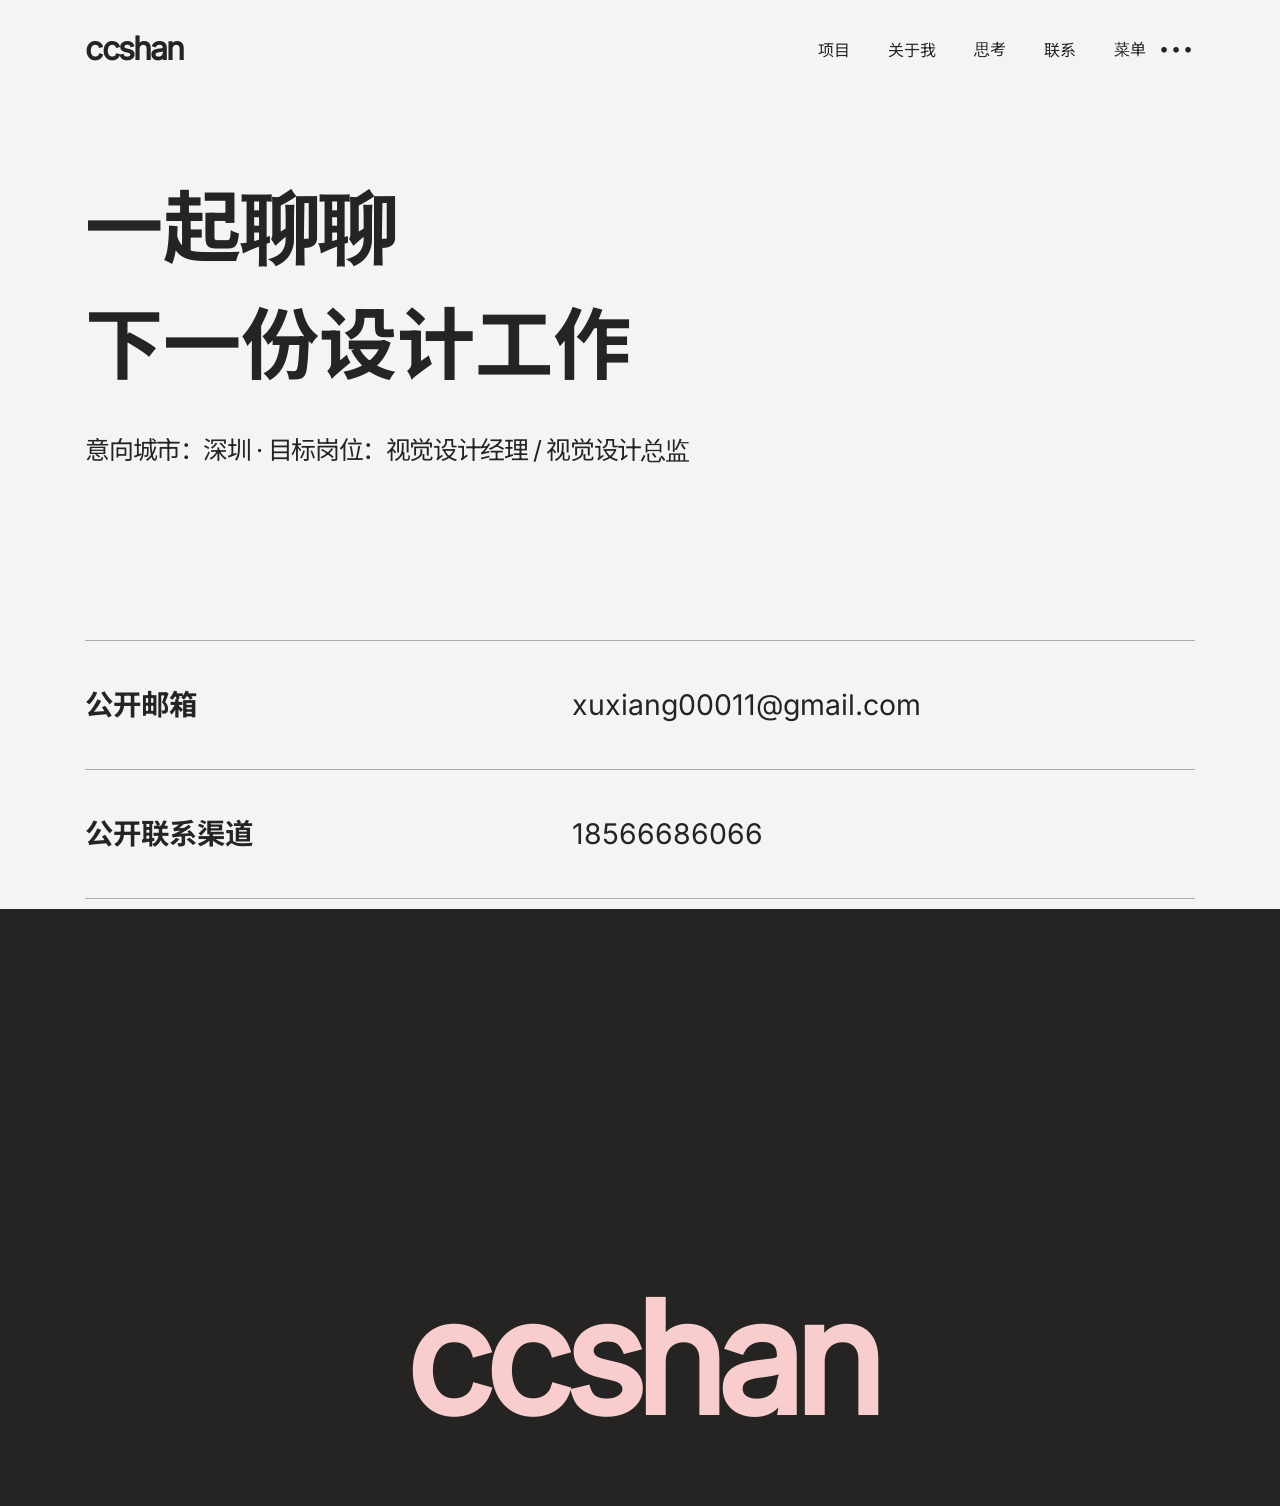
<file: contact/index.html>
<!doctype html><html lang="zh-CN"><head><meta charset="utf-8"><meta name="viewport" content="width=device-width,initial-scale=1,viewport-fit=cover"><meta name="theme-color" content="#252422"><title>联系 ccshan｜ccshan</title><meta name="description" content="ccshan，关注消费科技与智能硬件的视觉设计经理。品牌视觉、产品叙事、核心创意与团队交付。意向城市深圳。"><link rel="icon" href="/favicon.svg" type="image/svg+xml"><link rel="preload" href="/assets/fonts/inter-variable.woff2" as="font" type="font/woff2" crossorigin><link rel="stylesheet" href="/style.css?v=a376a8d0ce"><script src="/app.js?v=a376a8d0ce" defer></script></head><body id="top" data-page="contact"><a class="skip-link" href="#main">跳到正文</a><header class="site-header"><a class="wordmark" href="/" aria-label="ccshan 首页">ccshan</a><nav aria-label="主导航"><a href="/work/">项目</a><a href="/about/">关于我</a><a href="/thinking/">思考</a><a href="/contact/">联系</a><button data-menu aria-controls="site-menu" aria-expanded="false" aria-label="打开全屏菜单">菜单 <span class="menu-dots" aria-hidden="true">•••</span></button></nav></header><main id="main"><div data-node-id="552:72" data-name="联系 / BASIC整站 / 滚动内容" class="f62fee621 f507c28c0 f60fbb771 f8dddea07 f60541e1e fd89972fe f48bd3940 layout-column page-content"><div data-node-id="552:356" data-name="页面标题" class="f0f92246a f62fee621 f507c28c0 f60fbb771 f8dddea07 f483145a9 f60541e1e fb369508b f9d7fcca3 f3927d6c3 fd89972fe f012fbd12 f6bc741ce f6f8dc559 layout-column section title-section"><div data-node-id="552:357" data-name="" class="f30675ca1 f69450ef1 fd6b7ed77 fd89972fe f012fbd12 f9d9b1a1e fc24c454e"><p class="fcbe0e8fc f5a4fd449 reveal">一起聊聊</p><p class="fcbe0e8fc reveal">下一份设计工作</p></div><h1 data-node-id="552:358" data-name="" class="f31230cd3 f8ecebc9f fcbe0e8fc fd89972fe f012fbd12 f5339d8f5 f740dd107 reveal">意向城市：深圳 · 目标岗位：视觉设计经理 / 视觉设计总监</h1></div><div data-node-id="552:359" data-name="公开联系渠道 / 待补充" class="f62fee621 f507c28c0 f60fbb771 f8dddea07 fc0010d94 f60541e1e f40a0208d fd89972fe f012fbd12 f6f8dc559 layout-column section"><div data-node-id="552:360" data-name="编辑式分隔线" class="f4888e5ae faea61608 f8199fa7d fd89972fe f012fbd12 fc24c454e"></div><div data-node-id="552:361" data-name="公开邮箱" class="f0f92246a f507c28c0 f60fbb771 fc0010d94 f60541e1e fcbe0e8fc fd89972fe f012fbd12 f5e150456 f6bc741ce fc24c454e layout-row"><p data-node-id="552:362" data-name="" class="f30675ca1 f69450ef1 fd89972fe f012fbd12 f23600397 reveal">公开邮箱</p><a data-node-id="552:363" data-name="" href="mailto:xuxiang00011@gmail.com" class="f31230cd3 f8ecebc9f fd89972fe f012fbd12 fe911fcdd">xuxiang00011@gmail.com</a></div><div data-node-id="552:364" data-name="编辑式分隔线" class="f4888e5ae faea61608 f8199fa7d fd89972fe f012fbd12 fc24c454e"></div><div data-node-id="552:365" data-name="公开联系渠道" class="f0f92246a f507c28c0 f60fbb771 fc0010d94 f60541e1e fcbe0e8fc fd89972fe f012fbd12 f5e150456 f6bc741ce fc24c454e layout-row"><p data-node-id="552:366" data-name="" class="f30675ca1 f69450ef1 fd89972fe f012fbd12 f23600397 reveal">公开联系渠道</p><a data-node-id="552:367" data-name="" href="tel:+8618566686066" class="f31230cd3 f8ecebc9f fd89972fe f012fbd12 fe911fcdd">18566686066</a></div><div data-node-id="552:368" data-name="编辑式分隔线" class="f4888e5ae faea61608 f8199fa7d fd89972fe f012fbd12 fc24c454e"></div></div><footer data-node-id="552:372" data-name="整站页尾 / 联系与导航" class="f4888e5ae f507c28c0 f60fbb771 f8dddea07 f58dfb5c9 f60541e1e f40a0208d fd89972fe f012fbd12 f6f8dc559 layout-column section site-footer"><div data-node-id="552:373" data-name="联系主张" class="f507c28c0 f60fbb771 f58dfb5c9 f60541e1e fd89972fe f012fbd12 fc24c454e layout-row"><div data-node-id="552:374" data-name="" class="f0f92246a f30675ca1 f69450ef1 fd6b7ed77 fd89972fe f012fbd12 f4ff26312 fdb1d69f0 f041d1e3b"><p class="fcbe0e8fc f5a4fd449 reveal">一起聊聊</p><p class="fcbe0e8fc reveal">下一份设计工作</p></div><div data-node-id="552:375" data-name="岗位与联系" class="f507c28c0 f60fbb771 f8dddea07 fcb8a78c0 f60541e1e fd89972fe f012fbd12 fab67b36c layout-column"><div data-node-id="552:376" data-name="" class="f0f92246a f31230cd3 f8ecebc9f fd6b7ed77 fd89972fe f012fbd12 fca5169a2 fdb1d69f0 fab67b36c"><p class="fcbe0e8fc f5a4fd449 reveal">深圳</p><p class="fcbe0e8fc reveal">视觉设计经理 / 视觉设计总监</p></div><a data-node-id="552:377" data-name="联系我" href="/contact/" class="fca6bcd4b feba14ce3 fba4c5089 f507c28c0 f60fbb771 ff06c5be9 f3960ffc2 f86843cf1 fd89972fe f4c901ed9 f012fbd12 f4404fd87 interactive layout-row"><p data-node-id="552:378" data-name="" class="f0f92246a f31230cd3 f8ecebc9f fcbe0e8fc fd89972fe f012fbd12 f7984cf1c fdb1d69f0 fca6bf630 f0458b5d7 reveal">联系我</p></a></div></div><div data-node-id="552:379" data-name="编辑式分隔线" class="fa897aee9 faea61608 f8199fa7d fd89972fe f012fbd12 fc24c454e"></div><div data-node-id="552:380" data-name="页尾站点导航" class="f0f92246a f507c28c0 f60fbb771 f58dfb5c9 f60541e1e fd89972fe f012fbd12 fdb1d69f0 fc24c454e layout-row"><a data-node-id="552:381" data-name="" href="/" class="f0214b4b3 f34516836 ffe165702 f69450ef1 fd6b7ed77 f4bee8b56 fd89972fe f012fbd12 f4ff26312 fab67b36c interactive"><p class="fb96efd3a reveal">ccshan</p></a><div data-node-id="552:382" data-name="站点索引" class="f507c28c0 f60fbb771 f31230cd3 f8ecebc9f fcb8a78c0 f60541e1e fd89972fe f012fbd12 f665eebf6 f041d1e3b layout-row"><a data-node-id="552:383" data-name="" href="/work/" class="f0214b4b3 f34516836 fd6b7ed77 fd89972fe f012fbd12 f3efc998f interactive"><p class="fcbe0e8fc reveal">项目</p></a><a data-node-id="552:384" data-name="" href="/about/" class="f0214b4b3 f34516836 fd6b7ed77 fd89972fe f012fbd12 f3efc998f interactive"><p class="fcbe0e8fc reveal">关于我</p></a><a data-node-id="552:385" data-name="" href="/thinking/" class="f0214b4b3 f34516836 fd6b7ed77 fd89972fe f012fbd12 f3efc998f interactive"><p class="fcbe0e8fc reveal">思考</p></a><a data-node-id="552:386" data-name="" href="/contact/" class="fcbe0e8fc fd89972fe f012fbd12 f3efc998f">联系</a></div></div></footer></div></main><dialog id="site-menu" class="site-menu figma-menu" aria-label="全屏导航"><div class="menu-top"><a href="/" data-node-id="552:388">ccshan</a><button data-close data-node-id="554:3">关闭菜单</button></div><nav class="menu-links" aria-label="网站导航"><a href="/work/" data-node-id="552:389">项目</a><a href="/about/" data-node-id="552:390">关于我</a><a href="/thinking/" data-node-id="552:391">思考</a><a href="/contact/" data-node-id="552:392">联系</a></nav><a class="menu-home" href="/" data-node-id="552:393">返回首页</a></dialog><dialog class="reel-dialog" aria-label="作品视频"><div class="dialog-bar"><span>ccshan / PROJECT FILM</span><button data-close>关闭 ×</button></div><video controls playsinline preload="none"></video></dialog><dialog class="lightbox" aria-label="作品大图"><div class="dialog-bar"><span class="lightbox-label">作品原图</span><div><button class="zoom-button" aria-pressed="false">原尺寸</button><button data-close>关闭 ×</button></div></div><div class="lightbox-scroll"><img alt="作品大图"></div></dialog><div class="page-curtain" aria-hidden="true"><span>ccshan</span></div><div class="scroll-progress" aria-hidden="true"></div></body></html>
</file>
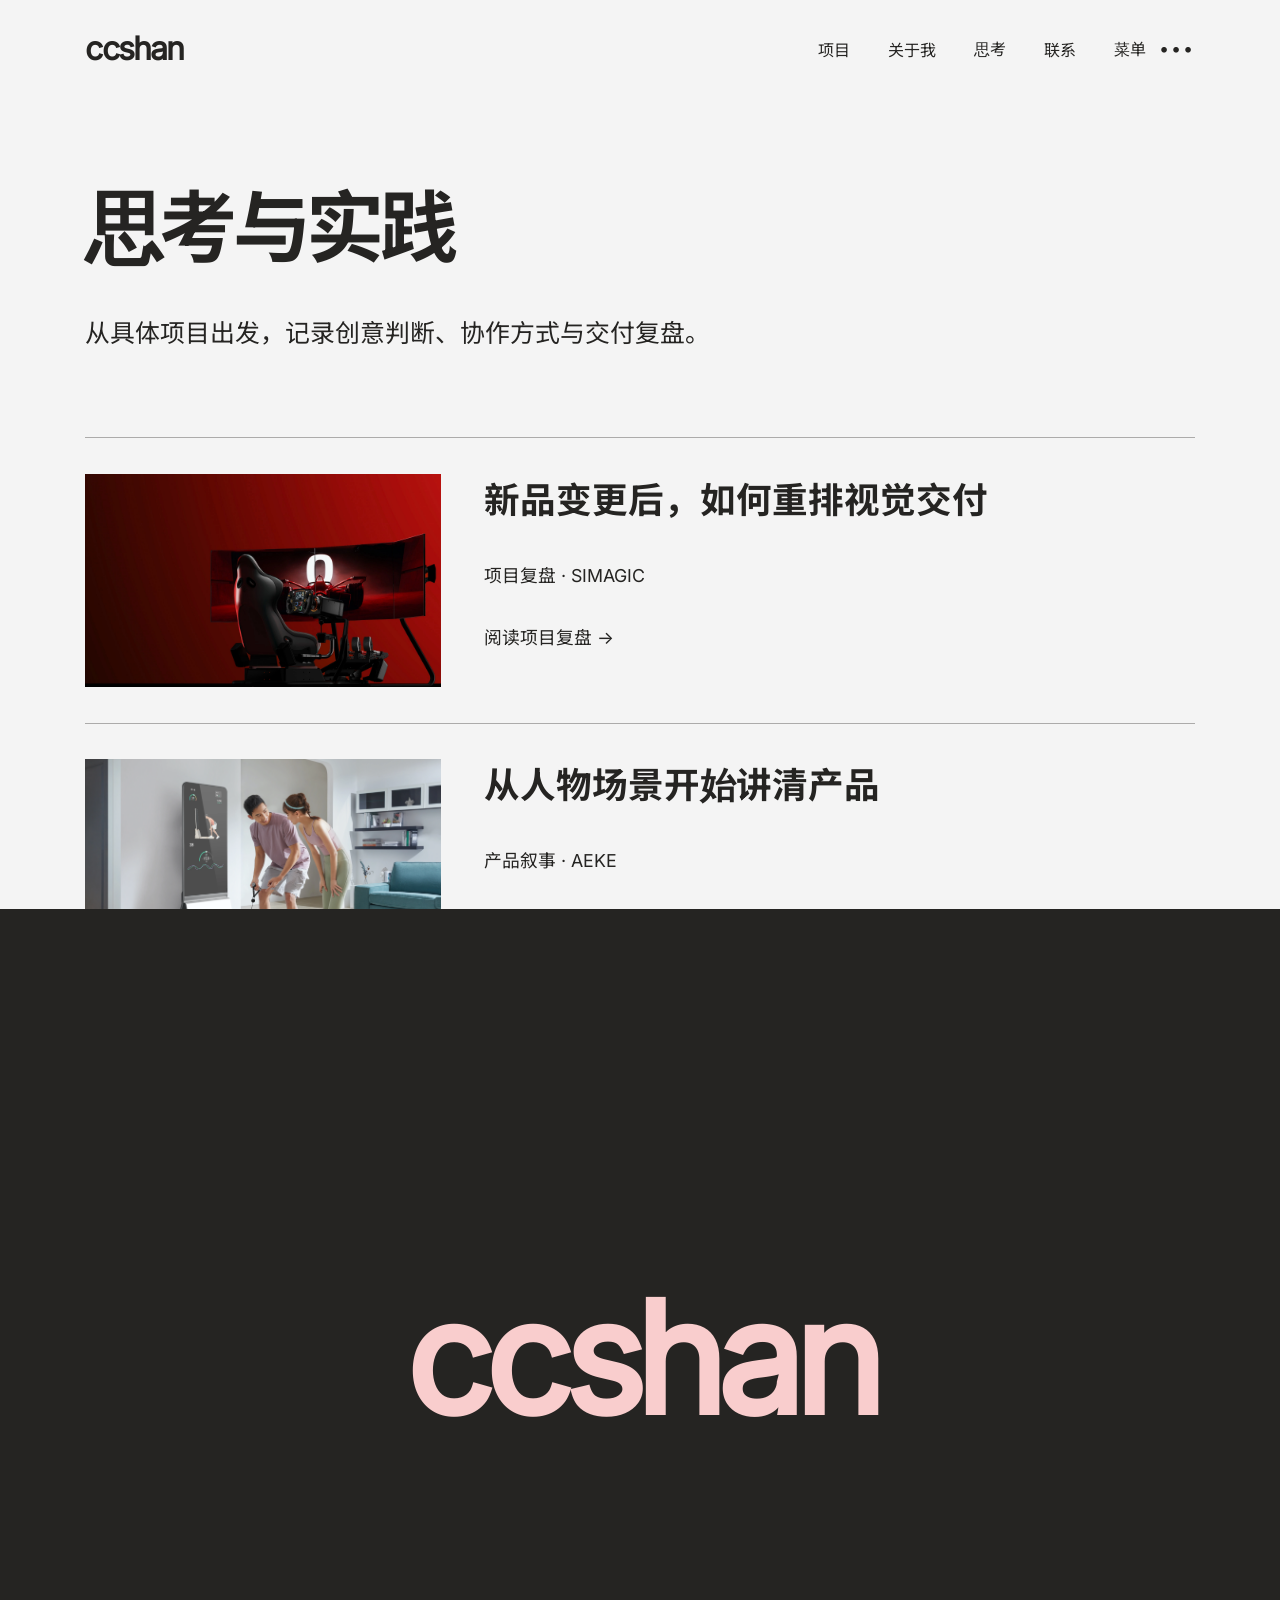
<file: thinking/index.html>
<!doctype html><html lang="zh-CN"><head><meta charset="utf-8"><meta name="viewport" content="width=device-width,initial-scale=1,viewport-fit=cover"><meta name="theme-color" content="#252422"><title>思考与实践｜ccshan</title><meta name="description" content="ccshan，关注消费科技与智能硬件的视觉设计经理。品牌视觉、产品叙事、核心创意与团队交付。意向城市深圳。"><link rel="icon" href="/favicon.svg" type="image/svg+xml"><link rel="preload" href="/assets/fonts/inter-variable.woff2" as="font" type="font/woff2" crossorigin><link rel="stylesheet" href="/style.css?v=a376a8d0ce"><script src="/app.js?v=a376a8d0ce" defer></script></head><body id="top" data-page="thinking"><a class="skip-link" href="#main">跳到正文</a><header class="site-header"><a class="wordmark" href="/" aria-label="ccshan 首页">ccshan</a><nav aria-label="主导航"><a href="/work/">项目</a><a href="/about/">关于我</a><a href="/thinking/">思考</a><a href="/contact/">联系</a><button data-menu aria-controls="site-menu" aria-expanded="false" aria-label="打开全屏菜单">菜单 <span class="menu-dots" aria-hidden="true">•••</span></button></nav></header><main id="main"><div data-node-id="552:70" data-name="思考与实践 / BASIC整站 / 滚动内容" class="f62fee621 f507c28c0 f60fbb771 f8dddea07 f60541e1e fd89972fe f48bd3940 layout-column page-content"><div data-node-id="552:307" data-name="页面标题" class="f0f92246a f62fee621 f507c28c0 f60fbb771 f8dddea07 f483145a9 f60541e1e fcbe0e8fc fb369508b f9d7fcca3 f3927d6c3 fd89972fe f012fbd12 f6bc741ce f6f8dc559 layout-column section title-section"><h1 data-node-id="552:308" data-name="" class="f30675ca1 f69450ef1 fd89972fe f012fbd12 f9d9b1a1e fc24c454e reveal">思考与实践</h1><p data-node-id="552:309" data-name="" class="f31230cd3 f8ecebc9f fd89972fe f012fbd12 f5339d8f5 f740dd107 reveal">从具体项目出发，记录创意判断、协作方式与交付复盘。</p></div><div data-node-id="552:310" data-name="项目复盘列表" class="f62fee621 f507c28c0 f60fbb771 f8dddea07 fb4d29faf f60541e1e fb369508b f3927d6c3 fd89972fe f012fbd12 f6f8dc559 layout-column section"><div data-node-id="552:311" data-name="编辑式分隔线" class="f4888e5ae faea61608 f8199fa7d fd89972fe f012fbd12 fc24c454e"></div><div data-node-id="552:312" data-name="新品变更后，如何重排视觉交付" class="f507c28c0 f60fbb771 fc0010d94 f60541e1e fd89972fe f012fbd12 fc24c454e layout-row"><a data-node-id="552:313" data-name="新品变更后，如何重排视觉交付 / 对应作品" href="/work/simagic/" class="f0214b4b3 f34516836 f8eb5f528 fd89972fe f012fbd12 fdc45d79c interactive image-frame"><img src="/assets/figma/sync27-e72efa433e08a05b.webp" alt="新品变更后，如何重排视觉交付 / 对应作品" loading="lazy" decoding="async" class="fda4dbfbc f7b7df044 f2191c145 f7d85d0c2 fa4326536 f48bd3940 native-image"></a><div data-node-id="552:314" data-name="标题与项目入口" data-href="/work/simagic/" class="f0f92246a f507c28c0 f60fbb771 f8dddea07 fb4d29faf f60541e1e fd89972fe f012fbd12 f6bc741ce f1aefe975 layout-column project-card"><a data-node-id="552:315" data-name="" href="/work/simagic/" class="f0214b4b3 f34516836 f30675ca1 f69450ef1 fd6b7ed77 fd89972fe f012fbd12 f8b071513 f1aefe975 interactive"><p class="fcbe0e8fc reveal">新品变更后，如何重排视觉交付</p></a><p data-node-id="552:316" data-name="" class="f31230cd3 f8ecebc9f fcbe0e8fc fd89972fe f012fbd12 ff5691251 f1aefe975 reveal">项目复盘 · SIMAGIC</p><a data-node-id="552:317" data-name="" href="/work/simagic/" class="f0214b4b3 f34516836 f31230cd3 f8ecebc9f fd6b7ed77 fd89972fe f012fbd12 ff5691251 f1aefe975 interactive"><p class="fcbe0e8fc reveal">阅读项目复盘 →</p></a></div></div><div data-node-id="552:318" data-name="编辑式分隔线" class="f4888e5ae faea61608 f8199fa7d fd89972fe f012fbd12 fc24c454e"></div><div data-node-id="552:319" data-name="从人物场景开始讲清产品" class="f507c28c0 f60fbb771 fc0010d94 f60541e1e fd89972fe f012fbd12 fc24c454e layout-row"><a data-node-id="552:320" data-name="从人物场景开始讲清产品 / 对应作品" href="/work/aeke/" class="f0214b4b3 f34516836 f8eb5f528 fd89972fe f012fbd12 fdc45d79c interactive image-frame"><img src="/assets/figma/sync27-f4b6cbdc09d53274.webp" alt="从人物场景开始讲清产品 / 对应作品" loading="lazy" decoding="async" class="fda4dbfbc f7b7df044 f2191c145 f7d85d0c2 fa4326536 f48bd3940 native-image"></a><div data-node-id="552:321" data-name="标题与项目入口" data-href="/work/aeke/" class="f0f92246a f507c28c0 f60fbb771 f8dddea07 fb4d29faf f60541e1e fd89972fe f012fbd12 f6bc741ce f1aefe975 layout-column project-card"><a data-node-id="552:322" data-name="" href="/work/aeke/" class="f0214b4b3 f34516836 f30675ca1 f69450ef1 fd6b7ed77 fd89972fe f012fbd12 f8b071513 f1aefe975 interactive"><p class="fcbe0e8fc reveal">从人物场景开始讲清产品</p></a><p data-node-id="552:323" data-name="" class="f31230cd3 f8ecebc9f fcbe0e8fc fd89972fe f012fbd12 ff5691251 f1aefe975 reveal">产品叙事 · AEKE</p><a data-node-id="552:324" data-name="" href="/work/aeke/" class="f0214b4b3 f34516836 f31230cd3 f8ecebc9f fd6b7ed77 fd89972fe f012fbd12 ff5691251 f1aefe975 interactive"><p class="fcbe0e8fc reveal">阅读项目复盘 →</p></a></div></div><div data-node-id="552:325" data-name="编辑式分隔线" class="f4888e5ae faea61608 f8199fa7d fd89972fe f012fbd12 fc24c454e"></div><div data-node-id="552:326" data-name="把核心创意延展为系列" class="f507c28c0 f60fbb771 fc0010d94 f60541e1e fd89972fe f012fbd12 fc24c454e layout-row"><a data-node-id="552:327" data-name="把核心创意延展为系列 / 对应作品" href="/work/xwow/" class="f0214b4b3 f34516836 f8eb5f528 fd89972fe f012fbd12 fdc45d79c interactive"><div class="fda4dbfbc f7b7df044 fa4326536"><img src="/assets/figma/sync27-b4d9b03e720d4d39.webp" alt="作品" loading="lazy" decoding="async" class="fda4dbfbc f2191c145 f7d85d0c2 f48bd3940 native-image"><img src="/assets/figma/sync27-61e92df4905cd8f5.webp" alt="作品" loading="lazy" decoding="async" class="fda4dbfbc f2191c145 f7d85d0c2 f48bd3940 native-image"></div></a><div data-node-id="552:328" data-name="标题与项目入口" data-href="/work/xwow/" class="f0f92246a f507c28c0 f60fbb771 f8dddea07 fb4d29faf f60541e1e fd89972fe f012fbd12 f6bc741ce f1aefe975 layout-column project-card"><a data-node-id="552:329" data-name="" href="/work/xwow/" class="f0214b4b3 f34516836 f30675ca1 f69450ef1 fd6b7ed77 fd89972fe f012fbd12 f8b071513 f1aefe975 interactive"><p class="fcbe0e8fc reveal">把核心创意延展为系列</p></a><p data-node-id="552:330" data-name="" class="f31230cd3 f8ecebc9f fcbe0e8fc fd89972fe f012fbd12 ff5691251 f1aefe975 reveal">创意方法 · XWOW</p><a data-node-id="552:331" data-name="" href="/work/xwow/" class="f0214b4b3 f34516836 f31230cd3 f8ecebc9f fd6b7ed77 fd89972fe f012fbd12 ff5691251 f1aefe975 interactive"><p class="fcbe0e8fc reveal">阅读项目复盘 →</p></a></div></div></div><footer data-node-id="552:332" data-name="整站页尾 / 联系与导航" class="f4888e5ae f507c28c0 f60fbb771 f8dddea07 f58dfb5c9 f60541e1e f40a0208d fd89972fe f012fbd12 f6f8dc559 layout-column section site-footer"><div data-node-id="552:333" data-name="联系主张" class="f507c28c0 f60fbb771 f58dfb5c9 f60541e1e fd89972fe f012fbd12 fc24c454e layout-row"><div data-node-id="552:334" data-name="" class="f0f92246a f30675ca1 f69450ef1 fd6b7ed77 fd89972fe f012fbd12 f4ff26312 fdb1d69f0 f041d1e3b"><p class="fcbe0e8fc f5a4fd449 reveal">一起聊聊</p><p class="fcbe0e8fc reveal">下一份设计工作</p></div><div data-node-id="552:335" data-name="岗位与联系" class="f507c28c0 f60fbb771 f8dddea07 fcb8a78c0 f60541e1e fd89972fe f012fbd12 fab67b36c layout-column"><div data-node-id="552:336" data-name="" class="f0f92246a f31230cd3 f8ecebc9f fd6b7ed77 fd89972fe f012fbd12 fca5169a2 fdb1d69f0 fab67b36c"><p class="fcbe0e8fc f5a4fd449 reveal">深圳</p><p class="fcbe0e8fc reveal">视觉设计经理 / 视觉设计总监</p></div><a data-node-id="552:337" data-name="联系我" href="/contact/" class="fca6bcd4b feba14ce3 fba4c5089 f507c28c0 f34516836 f60fbb771 ff06c5be9 f3960ffc2 f86843cf1 fd89972fe f4c901ed9 f012fbd12 f4404fd87 interactive layout-row"><p data-node-id="552:338" data-name="" class="f0f92246a f31230cd3 f8ecebc9f fcbe0e8fc fd89972fe f012fbd12 f7984cf1c fdb1d69f0 fca6bf630 f0458b5d7 reveal">联系我</p></a></div></div><div data-node-id="552:339" data-name="编辑式分隔线" class="fa897aee9 faea61608 f8199fa7d fd89972fe f012fbd12 fc24c454e"></div><div data-node-id="552:340" data-name="页尾站点导航" class="f0f92246a f507c28c0 f60fbb771 f58dfb5c9 f60541e1e fd89972fe f012fbd12 fdb1d69f0 fc24c454e layout-row"><a data-node-id="552:341" data-name="" href="/" class="f0214b4b3 f34516836 ffe165702 f69450ef1 fd6b7ed77 f4bee8b56 fd89972fe f012fbd12 f4ff26312 fab67b36c interactive"><p class="fb96efd3a reveal">ccshan</p></a><div data-node-id="552:342" data-name="站点索引" class="f507c28c0 f60fbb771 f31230cd3 f8ecebc9f fcb8a78c0 f60541e1e fd89972fe f012fbd12 f665eebf6 f041d1e3b layout-row"><a data-node-id="552:343" data-name="" href="/work/" class="f0214b4b3 f34516836 fd6b7ed77 fd89972fe f012fbd12 f3efc998f interactive"><p class="fcbe0e8fc reveal">项目</p></a><a data-node-id="552:344" data-name="" href="/about/" class="f0214b4b3 f34516836 fd6b7ed77 fd89972fe f012fbd12 f3efc998f interactive"><p class="fcbe0e8fc reveal">关于我</p></a><a data-node-id="552:345" data-name="" href="/thinking/" class="fcbe0e8fc fd89972fe f012fbd12 f3efc998f">思考</a><a data-node-id="552:346" data-name="" href="/contact/" class="f0214b4b3 f34516836 fd6b7ed77 fd89972fe f012fbd12 f3efc998f interactive"><p class="fcbe0e8fc reveal">联系</p></a></div></div></footer></div></main><dialog id="site-menu" class="site-menu figma-menu" aria-label="全屏导航"><div class="menu-top"><a href="/" data-node-id="552:388">ccshan</a><button data-close data-node-id="554:3">关闭菜单</button></div><nav class="menu-links" aria-label="网站导航"><a href="/work/" data-node-id="552:389">项目</a><a href="/about/" data-node-id="552:390">关于我</a><a href="/thinking/" data-node-id="552:391">思考</a><a href="/contact/" data-node-id="552:392">联系</a></nav><a class="menu-home" href="/" data-node-id="552:393">返回首页</a></dialog><dialog class="reel-dialog" aria-label="作品视频"><div class="dialog-bar"><span>ccshan / PROJECT FILM</span><button data-close>关闭 ×</button></div><video controls playsinline preload="none"></video></dialog><dialog class="lightbox" aria-label="作品大图"><div class="dialog-bar"><span class="lightbox-label">作品原图</span><div><button class="zoom-button" aria-pressed="false">原尺寸</button><button data-close>关闭 ×</button></div></div><div class="lightbox-scroll"><img alt="作品大图"></div></dialog><div class="page-curtain" aria-hidden="true"><span>ccshan</span></div><div class="scroll-progress" aria-hidden="true"></div></body></html>
</file>
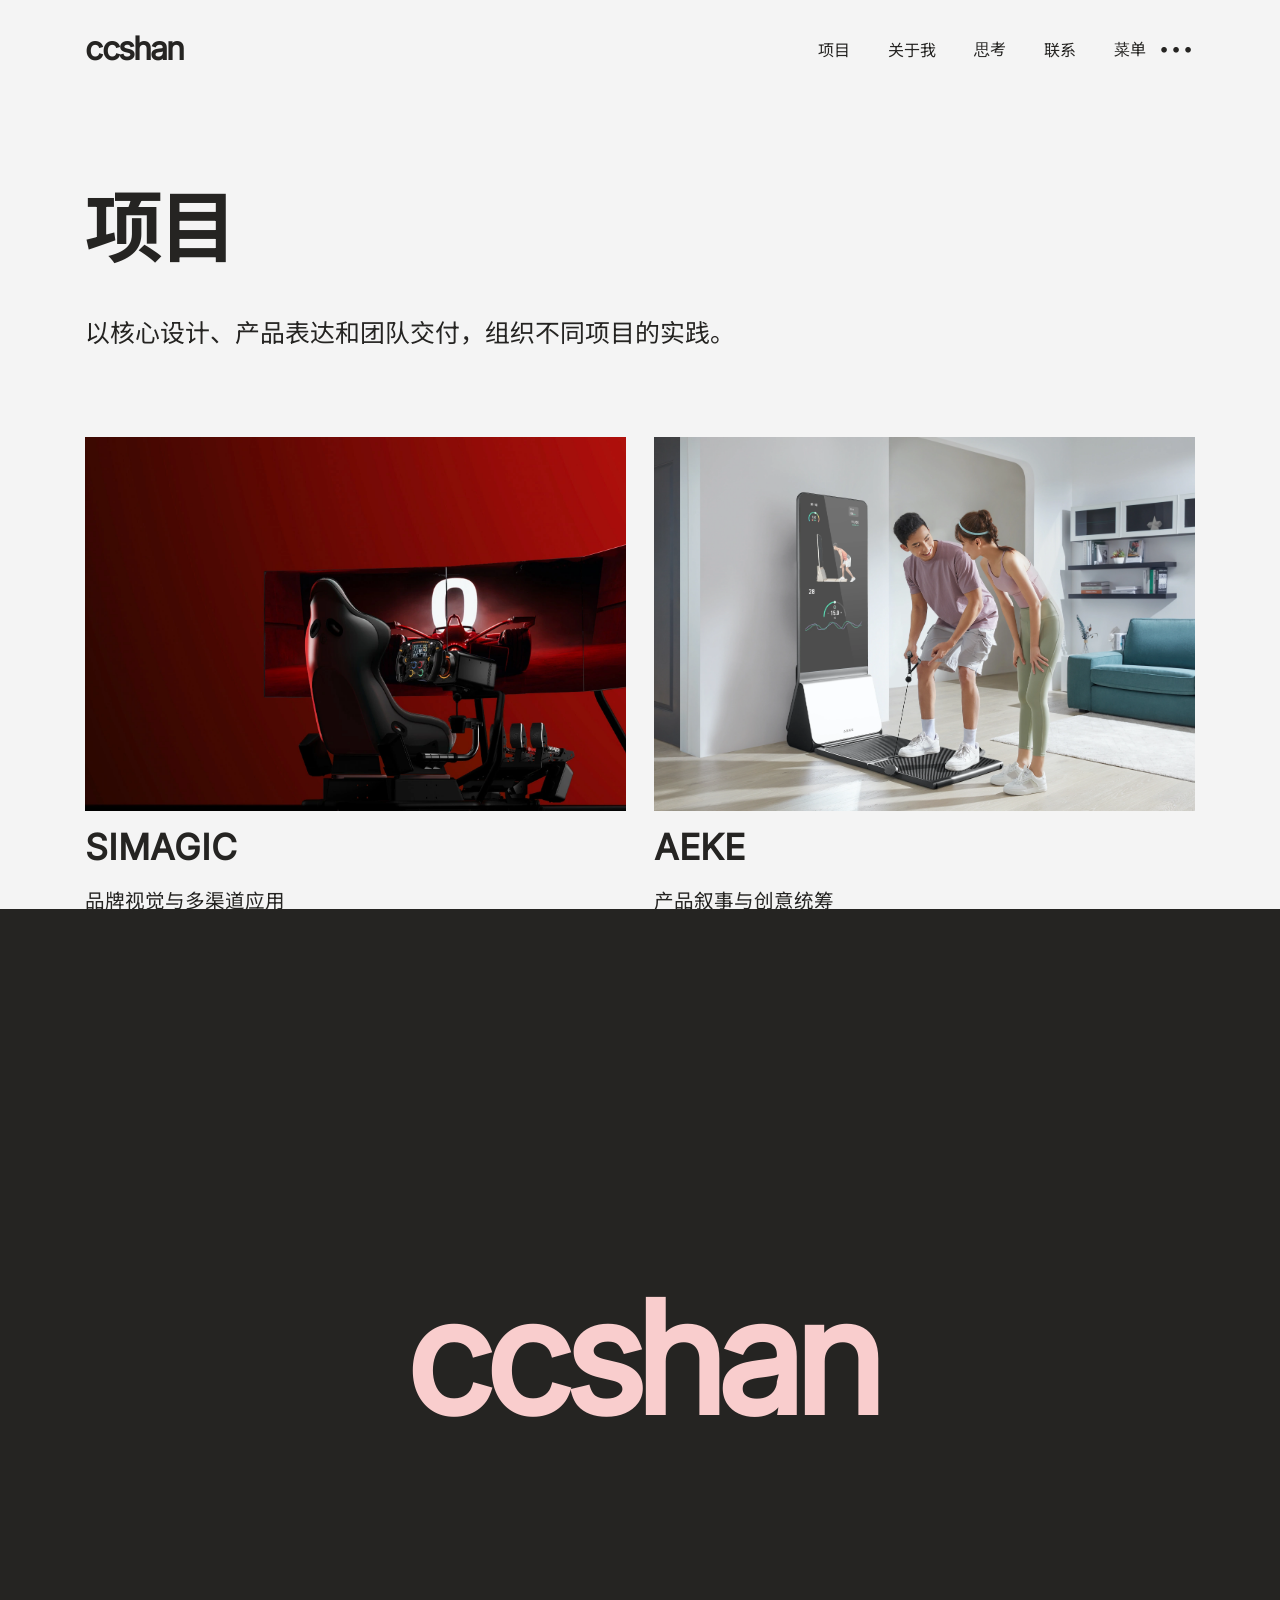
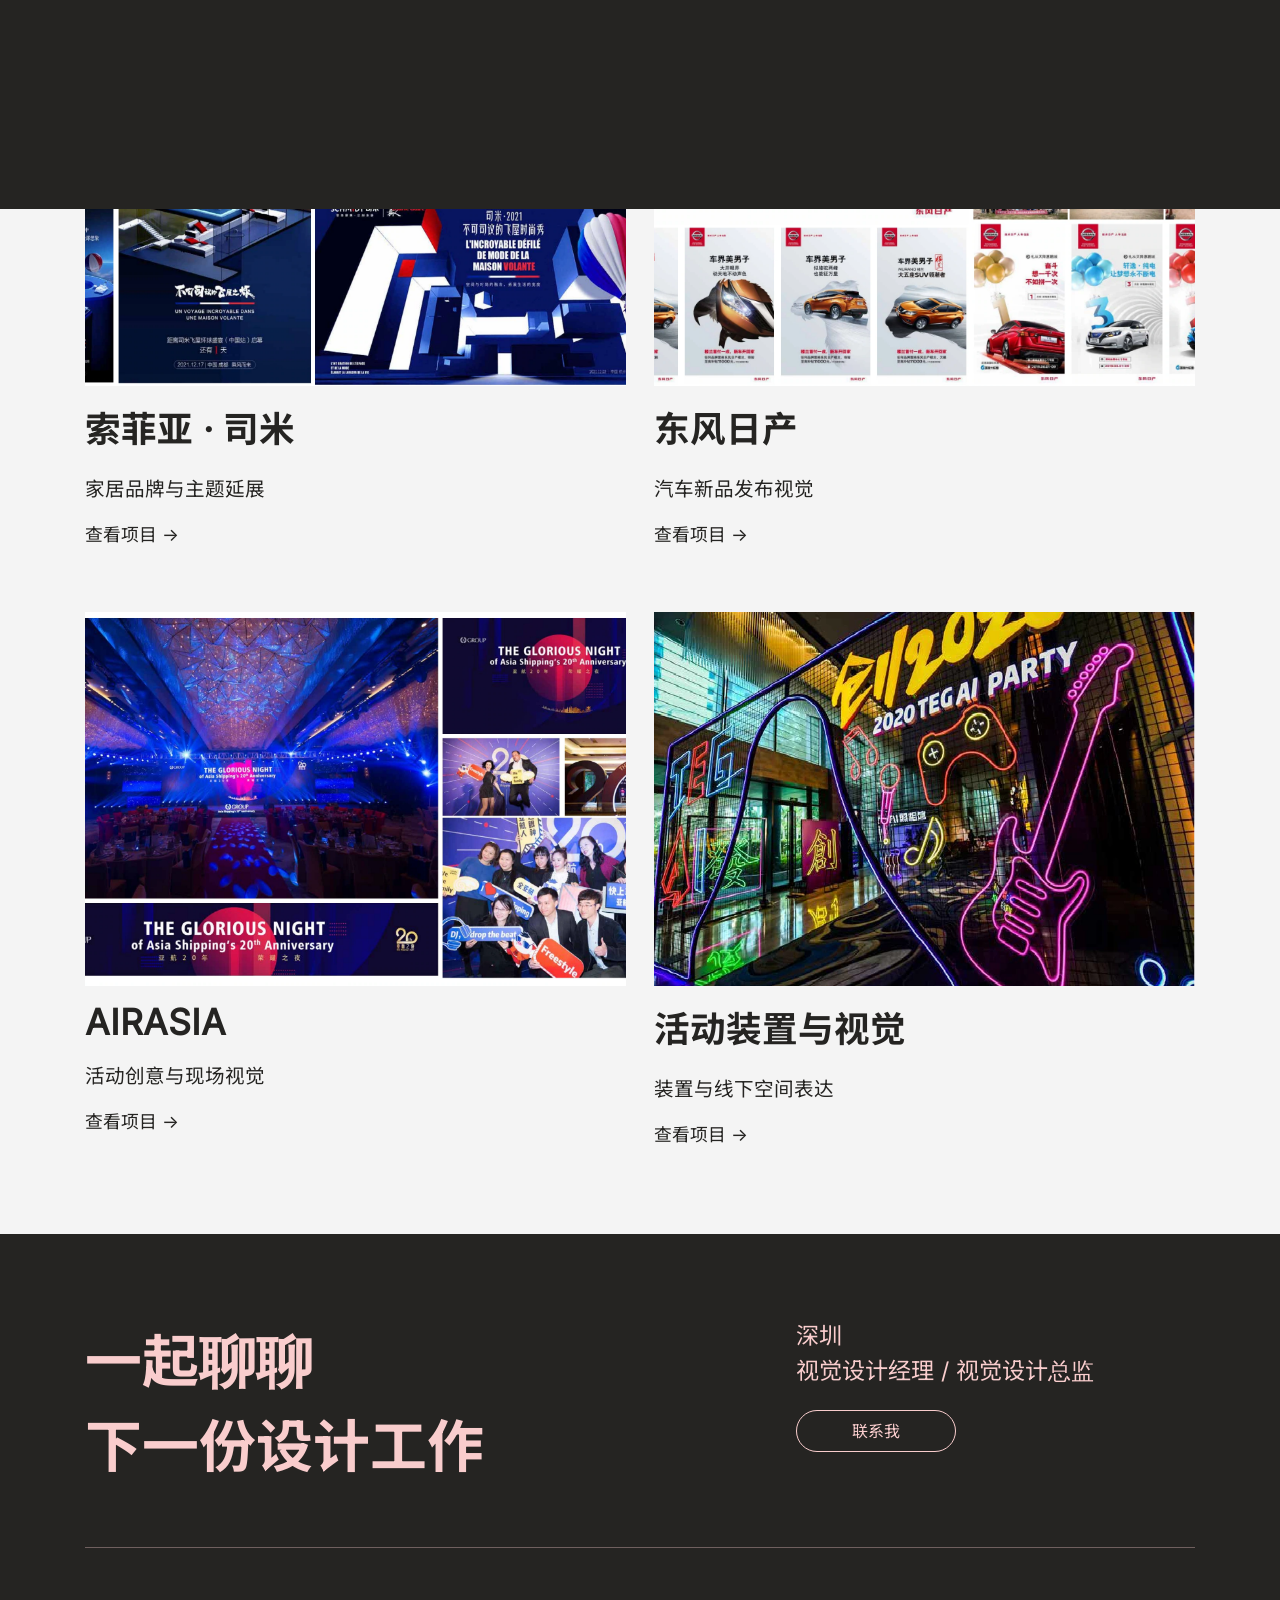
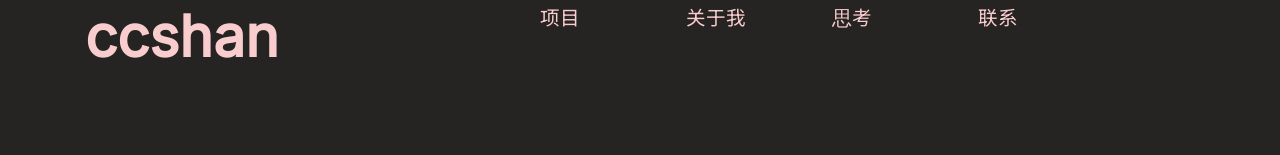
<file: work/index.html>
<!doctype html><html lang="zh-CN"><head><meta charset="utf-8"><meta name="viewport" content="width=device-width,initial-scale=1,viewport-fit=cover"><meta name="theme-color" content="#252422"><title>项目｜ccshan</title><meta name="description" content="ccshan，关注消费科技与智能硬件的视觉设计经理。品牌视觉、产品叙事、核心创意与团队交付。意向城市深圳。"><link rel="icon" href="/favicon.svg" type="image/svg+xml"><link rel="preload" href="/assets/fonts/inter-variable.woff2" as="font" type="font/woff2" crossorigin><link rel="stylesheet" href="/style.css?v=a376a8d0ce"><script src="/app.js?v=a376a8d0ce" defer></script></head><body id="top" data-page="work"><a class="skip-link" href="#main">跳到正文</a><header class="site-header"><a class="wordmark" href="/" aria-label="ccshan 首页">ccshan</a><nav aria-label="主导航"><a href="/work/">项目</a><a href="/about/">关于我</a><a href="/thinking/">思考</a><a href="/contact/">联系</a><button data-menu aria-controls="site-menu" aria-expanded="false" aria-label="打开全屏菜单">菜单 <span class="menu-dots" aria-hidden="true">•••</span></button></nav></header><main id="main"><div data-node-id="552:66" data-name="项目索引 / BASIC整站 / 滚动内容" class="f62fee621 f507c28c0 f60fbb771 f8dddea07 f60541e1e fd89972fe f48bd3940 layout-column page-content"><div data-node-id="552:177" data-name="页面标题" class="f0f92246a f62fee621 f507c28c0 f60fbb771 f8dddea07 f483145a9 f60541e1e fcbe0e8fc fb369508b f9d7fcca3 f3927d6c3 fd89972fe f012fbd12 f6bc741ce f6f8dc559 layout-column section title-section"><h1 data-node-id="552:178" data-name="" class="f30675ca1 f69450ef1 fd89972fe f012fbd12 f9d9b1a1e fc24c454e reveal">项目</h1><p data-node-id="552:179" data-name="" class="f31230cd3 f8ecebc9f fd89972fe f012fbd12 f5339d8f5 f740dd107 reveal">以核心设计、产品表达和团队交付，组织不同项目的实践。</p></div><div data-node-id="552:180" data-name="项目索引 / 双列作品" class="f62fee621 f507c28c0 f60fbb771 f8dddea07 f29aa7ecb f60541e1e fb369508b f3927d6c3 fd89972fe f012fbd12 f6f8dc559 layout-column section"><div data-node-id="552:181" data-name="项目行" class="f507c28c0 f60fbb771 f483145a9 f60541e1e fd89972fe f012fbd12 fc24c454e layout-row responsive-row"><div data-node-id="552:182" data-name="SIMAGIC" data-href="/work/simagic/" class="f507c28c0 f60fbb771 f8dddea07 f955775c5 f60541e1e fd89972fe f012fbd12 fccd6c47b layout-column project-card"><a data-node-id="552:183" data-name="SIMAGIC / 原作品" href="/work/simagic/" class="f0214b4b3 f34516836 fbd3221fd fd89972fe f012fbd12 fccd6c47b interactive image-frame"><img src="/assets/figma/current-54e84c42c0579f2b.webp" alt="SIMAGIC / 原作品" loading="lazy" decoding="async" class="fda4dbfbc f7b7df044 f2191c145 f7d85d0c2 fa4326536 f48bd3940 native-image"></a><a data-node-id="552:184" data-name="" href="/work/simagic/" class="f0f92246a f0214b4b3 f34516836 ffe165702 f69450ef1 fd6b7ed77 f4bee8b56 fd89972fe f012fbd12 f8b071513 f6bc741ce fccd6c47b interactive"><p class="fb96efd3a reveal">SIMAGIC</p></a><p data-node-id="552:185" data-name="" class="f0f92246a f31230cd3 f8ecebc9f fcbe0e8fc fd89972fe f012fbd12 f665eebf6 f6bc741ce fccd6c47b reveal">品牌视觉与多渠道应用</p><a data-node-id="552:186" data-name="" href="/work/simagic/" class="f0f92246a f0214b4b3 f34516836 f31230cd3 f8ecebc9f fd6b7ed77 fd89972fe f012fbd12 ff5691251 f6bc741ce fccd6c47b interactive"><p class="fcbe0e8fc reveal">查看项目 →</p></a></div><div data-node-id="552:187" data-name="AEKE" data-href="/work/aeke/" class="f507c28c0 f60fbb771 f8dddea07 f955775c5 f60541e1e fd89972fe f012fbd12 fccd6c47b layout-column project-card"><a data-node-id="552:188" data-name="AEKE / 原作品" href="/work/aeke/" class="f0214b4b3 f34516836 fbd3221fd fd89972fe f012fbd12 fccd6c47b interactive image-frame"><img src="/assets/figma/current-5c5ebbd904b9c7cc.webp" alt="AEKE / 原作品" loading="lazy" decoding="async" class="fda4dbfbc f7b7df044 f2191c145 f7d85d0c2 fa4326536 f48bd3940 native-image"></a><a data-node-id="552:189" data-name="" href="/work/aeke/" class="f0f92246a f0214b4b3 f34516836 ffe165702 f69450ef1 fd6b7ed77 f4bee8b56 fd89972fe f012fbd12 f8b071513 f6bc741ce fccd6c47b interactive"><p class="fb96efd3a reveal">AEKE</p></a><p data-node-id="552:190" data-name="" class="f0f92246a f31230cd3 f8ecebc9f fcbe0e8fc fd89972fe f012fbd12 f665eebf6 f6bc741ce fccd6c47b reveal">产品叙事与创意统筹</p><a data-node-id="552:191" data-name="" href="/work/aeke/" class="f0f92246a f0214b4b3 f34516836 f31230cd3 f8ecebc9f fd6b7ed77 fd89972fe f012fbd12 ff5691251 f6bc741ce fccd6c47b interactive"><p class="fcbe0e8fc reveal">查看项目 →</p></a></div></div><div data-node-id="552:192" data-name="项目行" class="f507c28c0 f60fbb771 f483145a9 f60541e1e fd89972fe f012fbd12 fc24c454e layout-row responsive-row"><div data-node-id="552:193" data-name="XWOW" data-href="/work/xwow/" class="f507c28c0 f60fbb771 f8dddea07 f955775c5 f60541e1e fd89972fe f012fbd12 fccd6c47b layout-column project-card"><a data-node-id="552:194" data-name="XWOW / 原作品" href="/work/xwow/" class="f0214b4b3 f34516836 fbd3221fd fd89972fe f012fbd12 fccd6c47b interactive image-frame"><img src="/assets/figma/current-49826635df59a181.webp" alt="XWOW / 原作品" loading="lazy" decoding="async" class="fda4dbfbc f7b7df044 f2191c145 f7d85d0c2 fa4326536 f48bd3940 native-image"></a><a data-node-id="552:195" data-name="" href="/work/xwow/" class="f0f92246a f0214b4b3 f34516836 ffe165702 f69450ef1 fd6b7ed77 f4bee8b56 fd89972fe f012fbd12 f8b071513 f6bc741ce fccd6c47b interactive"><p class="fb96efd3a reveal">XWOW</p></a><p data-node-id="552:196" data-name="" class="f0f92246a f31230cd3 f8ecebc9f fcbe0e8fc fd89972fe f012fbd12 f665eebf6 f6bc741ce fccd6c47b reveal">核心设计与系列延展</p><a data-node-id="552:197" data-name="" href="/work/xwow/" class="f0f92246a f0214b4b3 f34516836 f31230cd3 f8ecebc9f fd6b7ed77 fd89972fe f012fbd12 ff5691251 f6bc741ce fccd6c47b interactive"><p class="fcbe0e8fc reveal">查看项目 →</p></a></div><a data-node-id="552:198" data-name="HONOR" href="/work/honor/" data-href="/work/honor/" class="f507c28c0 f34516836 f60fbb771 f8dddea07 f955775c5 f60541e1e fd89972fe f012fbd12 fccd6c47b interactive layout-column project-card"><div data-node-id="552:199" data-name="HONOR / 原作品" class="fbd3221fd fd89972fe f012fbd12 fccd6c47b image-frame"><img src="/assets/figma/current-6b885110472dc742.webp" alt="HONOR / 原作品" loading="lazy" decoding="async" class="fda4dbfbc f7b7df044 f2191c145 f7d85d0c2 fa4326536 f48bd3940 native-image"></div><div data-node-id="552:200" data-name="" class="f0f92246a ffe165702 f69450ef1 fd6b7ed77 f4bee8b56 fd89972fe f012fbd12 f8b071513 f6bc741ce f2eba0d65 fccd6c47b"><p class="fb96efd3a reveal">HONOR</p></div><p data-node-id="552:201" data-name="" class="f0f92246a f31230cd3 f8ecebc9f fcbe0e8fc fd89972fe f012fbd12 f665eebf6 f6bc741ce f2eba0d65 fccd6c47b reveal">功能创意与新品传播</p><div data-node-id="552:202" data-name="" class="f0f92246a f31230cd3 f8ecebc9f fd6b7ed77 fd89972fe f012fbd12 ff5691251 f6bc741ce f2eba0d65 fccd6c47b"><p class="fcbe0e8fc reveal">查看项目 →</p></div></a></div><div data-node-id="552:203" data-name="项目行" class="f507c28c0 f34516836 f60fbb771 f483145a9 f60541e1e fd89972fe f012fbd12 fc24c454e layout-row responsive-row"><a data-node-id="552:204" data-name="索菲亚 · 司米" href="/work/schmidt/" data-href="/work/schmidt/" class="f507c28c0 f60fbb771 f8dddea07 f955775c5 f60541e1e fd89972fe f012fbd12 fccd6c47b interactive layout-column project-card"><div data-node-id="552:205" data-name="索菲亚 · 司米 / 原作品" class="fbd3221fd fd89972fe f012fbd12 fccd6c47b image-frame"><img src="/assets/figma/current-7f1751ea7f7897a3.webp" alt="索菲亚 · 司米 / 原作品" loading="lazy" decoding="async" class="fda4dbfbc f7b7df044 f2191c145 f7d85d0c2 fa4326536 f48bd3940 native-image"></div><div data-node-id="552:206" data-name="" class="f0f92246a f30675ca1 f69450ef1 fd6b7ed77 fd89972fe f012fbd12 f8b071513 f6bc741ce f2eba0d65 fccd6c47b"><p class="fcbe0e8fc reveal">索菲亚 · 司米</p></div><p data-node-id="552:207" data-name="" class="f0f92246a f31230cd3 f8ecebc9f fcbe0e8fc fd89972fe f012fbd12 f665eebf6 f6bc741ce f2eba0d65 fccd6c47b reveal">家居品牌与主题延展</p><div data-node-id="552:208" data-name="" class="f0f92246a f31230cd3 f8ecebc9f fd6b7ed77 fd89972fe f012fbd12 ff5691251 f6bc741ce f2eba0d65 fccd6c47b"><p class="fcbe0e8fc reveal">查看项目 →</p></div></a><a data-node-id="552:209" data-name="东风日产" href="/work/nissan/" data-href="/work/nissan/" class="f507c28c0 f60fbb771 f8dddea07 f955775c5 f60541e1e fd89972fe f012fbd12 fccd6c47b interactive layout-column project-card"><div data-node-id="552:210" data-name="东风日产 / 原作品" class="fbd3221fd fd89972fe f012fbd12 fccd6c47b image-frame"><img src="/assets/figma/current-e51b688516f1d9f5.webp" alt="东风日产 / 原作品" loading="lazy" decoding="async" class="fda4dbfbc f7b7df044 f2191c145 f7d85d0c2 fa4326536 f48bd3940 native-image"></div><div data-node-id="552:211" data-name="" class="f0f92246a f30675ca1 f69450ef1 fd6b7ed77 fd89972fe f012fbd12 f8b071513 f6bc741ce f2eba0d65 fccd6c47b"><p class="fcbe0e8fc reveal">东风日产</p></div><p data-node-id="552:212" data-name="" class="f0f92246a f31230cd3 f8ecebc9f fcbe0e8fc fd89972fe f012fbd12 f665eebf6 f6bc741ce f2eba0d65 fccd6c47b reveal">汽车新品发布视觉</p><div data-node-id="552:213" data-name="" class="f0f92246a f31230cd3 f8ecebc9f fd6b7ed77 fd89972fe f012fbd12 ff5691251 f6bc741ce f2eba0d65 fccd6c47b"><p class="fcbe0e8fc reveal">查看项目 →</p></div></a></div><div data-node-id="552:214" data-name="项目行" class="f507c28c0 f34516836 f60fbb771 f483145a9 f60541e1e fd89972fe f012fbd12 fc24c454e layout-row responsive-row"><a data-node-id="552:215" data-name="AIRASIA" href="/work/airasia/" data-href="/work/airasia/" class="f507c28c0 f60fbb771 f8dddea07 f955775c5 f60541e1e fd89972fe f012fbd12 fccd6c47b interactive layout-column project-card"><div data-node-id="552:216" data-name="AIRASIA / 原作品" class="fbd3221fd fd89972fe f012fbd12 fccd6c47b image-frame"><img src="/assets/figma/current-9903467411012d55.webp" alt="AIRASIA / 原作品" loading="lazy" decoding="async" class="fda4dbfbc f7b7df044 f2191c145 f7d85d0c2 fa4326536 f48bd3940 native-image"></div><div data-node-id="552:217" data-name="" class="f0f92246a ffe165702 f69450ef1 fd6b7ed77 f4bee8b56 fd89972fe f012fbd12 f8b071513 f6bc741ce f2eba0d65 fccd6c47b"><p class="fb96efd3a reveal">AIRASIA</p></div><p data-node-id="552:218" data-name="" class="f0f92246a f31230cd3 f8ecebc9f fcbe0e8fc fd89972fe f012fbd12 f665eebf6 f6bc741ce f2eba0d65 fccd6c47b reveal">活动创意与现场视觉</p><div data-node-id="552:219" data-name="" class="f0f92246a f31230cd3 f8ecebc9f fd6b7ed77 fd89972fe f012fbd12 ff5691251 f6bc741ce f2eba0d65 fccd6c47b"><p class="fcbe0e8fc reveal">查看项目 →</p></div></a><a data-node-id="552:220" data-name="活动装置与视觉" href="/work/event/" data-href="/work/event/" class="f507c28c0 f60fbb771 f8dddea07 f955775c5 f60541e1e fd89972fe f012fbd12 fccd6c47b interactive layout-column project-card"><div data-node-id="552:221" data-name="活动装置与视觉 / 原作品" class="fbd3221fd fd89972fe f012fbd12 fccd6c47b image-frame"><img src="/assets/figma/current-1c23159c72579886.webp" alt="活动装置与视觉 / 原作品" loading="lazy" decoding="async" class="fda4dbfbc f7b7df044 f2191c145 f7d85d0c2 fa4326536 f48bd3940 native-image"></div><div data-node-id="552:222" data-name="" class="f0f92246a f30675ca1 f69450ef1 fd6b7ed77 fd89972fe f012fbd12 f8b071513 f6bc741ce f2eba0d65 fccd6c47b"><p class="fcbe0e8fc reveal">活动装置与视觉</p></div><p data-node-id="552:223" data-name="" class="f0f92246a f31230cd3 f8ecebc9f fcbe0e8fc fd89972fe f012fbd12 f665eebf6 f6bc741ce f2eba0d65 fccd6c47b reveal">装置与线下空间表达</p><div data-node-id="552:224" data-name="" class="f0f92246a f31230cd3 f8ecebc9f fd6b7ed77 fd89972fe f012fbd12 ff5691251 f6bc741ce f2eba0d65 fccd6c47b"><p class="fcbe0e8fc reveal">查看项目 →</p></div></a></div></div><footer data-node-id="552:225" data-name="整站页尾 / 联系与导航" class="f4888e5ae f507c28c0 f60fbb771 f8dddea07 f58dfb5c9 f60541e1e f40a0208d fd89972fe f012fbd12 f6f8dc559 layout-column section site-footer"><div data-node-id="552:226" data-name="联系主张" class="f507c28c0 f60fbb771 f58dfb5c9 f60541e1e fd89972fe f012fbd12 fc24c454e layout-row"><div data-node-id="552:227" data-name="" class="f0f92246a f30675ca1 f69450ef1 fd6b7ed77 fd89972fe f012fbd12 f4ff26312 fdb1d69f0 f041d1e3b"><p class="fcbe0e8fc f5a4fd449 reveal">一起聊聊</p><p class="fcbe0e8fc reveal">下一份设计工作</p></div><div data-node-id="552:228" data-name="岗位与联系" class="f507c28c0 f60fbb771 f8dddea07 fcb8a78c0 f60541e1e fd89972fe f012fbd12 fab67b36c layout-column"><div data-node-id="552:229" data-name="" class="f0f92246a f31230cd3 f8ecebc9f fd6b7ed77 fd89972fe f012fbd12 fca5169a2 fdb1d69f0 fab67b36c"><p class="fcbe0e8fc f5a4fd449 reveal">深圳</p><p class="fcbe0e8fc reveal">视觉设计经理 / 视觉设计总监</p></div><a data-node-id="552:230" data-name="联系我" href="/contact/" class="fca6bcd4b feba14ce3 fba4c5089 f507c28c0 f34516836 f60fbb771 ff06c5be9 f3960ffc2 f86843cf1 fd89972fe f4c901ed9 f012fbd12 f4404fd87 interactive layout-row"><p data-node-id="552:231" data-name="" class="f0f92246a f31230cd3 f8ecebc9f fcbe0e8fc fd89972fe f012fbd12 f7984cf1c fdb1d69f0 fca6bf630 f0458b5d7 reveal">联系我</p></a></div></div><div data-node-id="552:232" data-name="编辑式分隔线" class="fa897aee9 faea61608 f8199fa7d fd89972fe f012fbd12 fc24c454e"></div><div data-node-id="552:233" data-name="页尾站点导航" class="f0f92246a f507c28c0 f60fbb771 f58dfb5c9 f60541e1e fd89972fe f012fbd12 fdb1d69f0 fc24c454e layout-row"><a data-node-id="552:234" data-name="" href="/" class="f0214b4b3 f34516836 ffe165702 f69450ef1 fd6b7ed77 f4bee8b56 fd89972fe f012fbd12 f4ff26312 fab67b36c interactive"><p class="fb96efd3a reveal">ccshan</p></a><div data-node-id="552:235" data-name="站点索引" class="f507c28c0 f60fbb771 f31230cd3 f8ecebc9f fcb8a78c0 f60541e1e fd89972fe f012fbd12 f665eebf6 f041d1e3b layout-row"><a data-node-id="552:236" data-name="" href="/work/" class="fcbe0e8fc fd89972fe f012fbd12 f3efc998f">项目</a><a data-node-id="552:237" data-name="" href="/about/" class="f0214b4b3 f34516836 fd6b7ed77 fd89972fe f012fbd12 f3efc998f interactive"><p class="fcbe0e8fc reveal">关于我</p></a><a data-node-id="552:238" data-name="" href="/thinking/" class="f0214b4b3 f34516836 fd6b7ed77 fd89972fe f012fbd12 f3efc998f interactive"><p class="fcbe0e8fc reveal">思考</p></a><a data-node-id="552:239" data-name="" href="/contact/" class="f0214b4b3 f34516836 fd6b7ed77 fd89972fe f012fbd12 f3efc998f interactive"><p class="fcbe0e8fc reveal">联系</p></a></div></div></footer></div></main><dialog id="site-menu" class="site-menu figma-menu" aria-label="全屏导航"><div class="menu-top"><a href="/" data-node-id="552:388">ccshan</a><button data-close data-node-id="554:3">关闭菜单</button></div><nav class="menu-links" aria-label="网站导航"><a href="/work/" data-node-id="552:389">项目</a><a href="/about/" data-node-id="552:390">关于我</a><a href="/thinking/" data-node-id="552:391">思考</a><a href="/contact/" data-node-id="552:392">联系</a></nav><a class="menu-home" href="/" data-node-id="552:393">返回首页</a></dialog><dialog class="reel-dialog" aria-label="作品视频"><div class="dialog-bar"><span>ccshan / PROJECT FILM</span><button data-close>关闭 ×</button></div><video controls playsinline preload="none"></video></dialog><dialog class="lightbox" aria-label="作品大图"><div class="dialog-bar"><span class="lightbox-label">作品原图</span><div><button class="zoom-button" aria-pressed="false">原尺寸</button><button data-close>关闭 ×</button></div></div><div class="lightbox-scroll"><img alt="作品大图"></div></dialog><div class="page-curtain" aria-hidden="true"><span>ccshan</span></div><div class="scroll-progress" aria-hidden="true"></div></body></html>
</file>
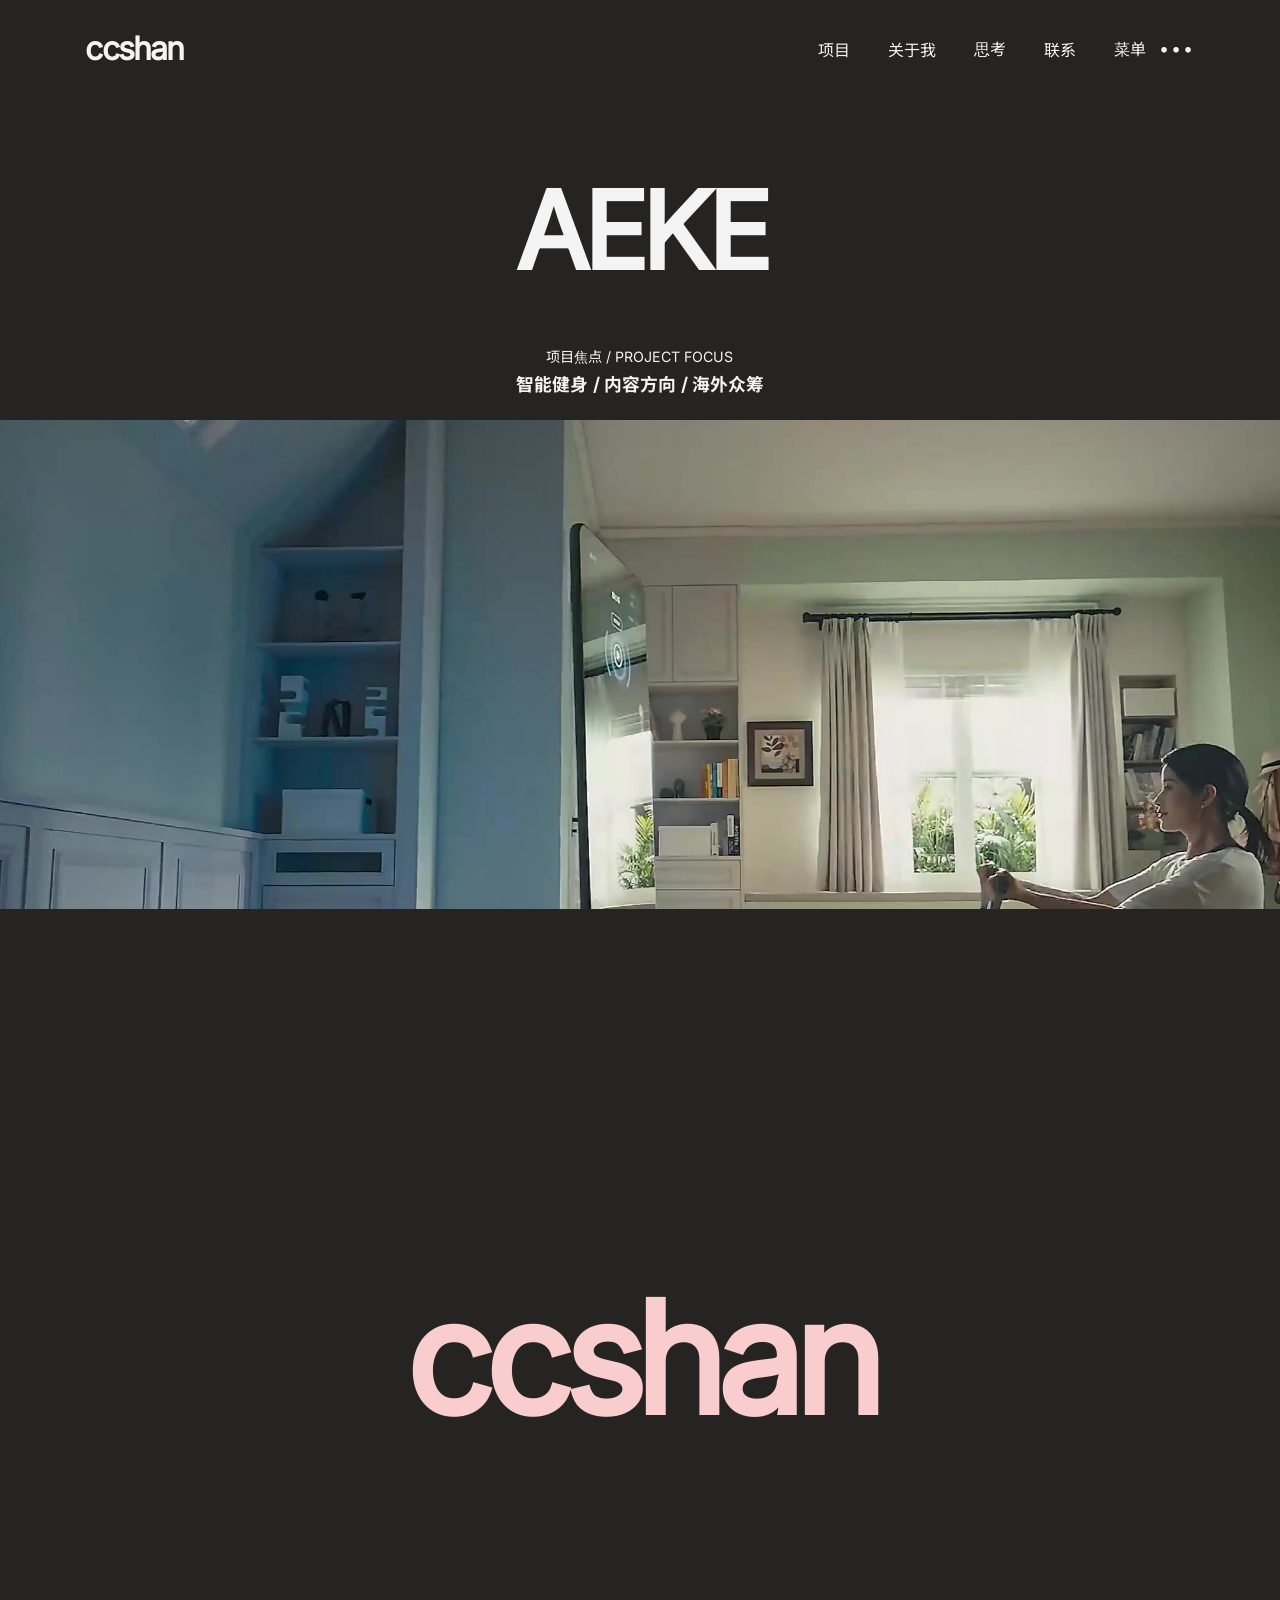
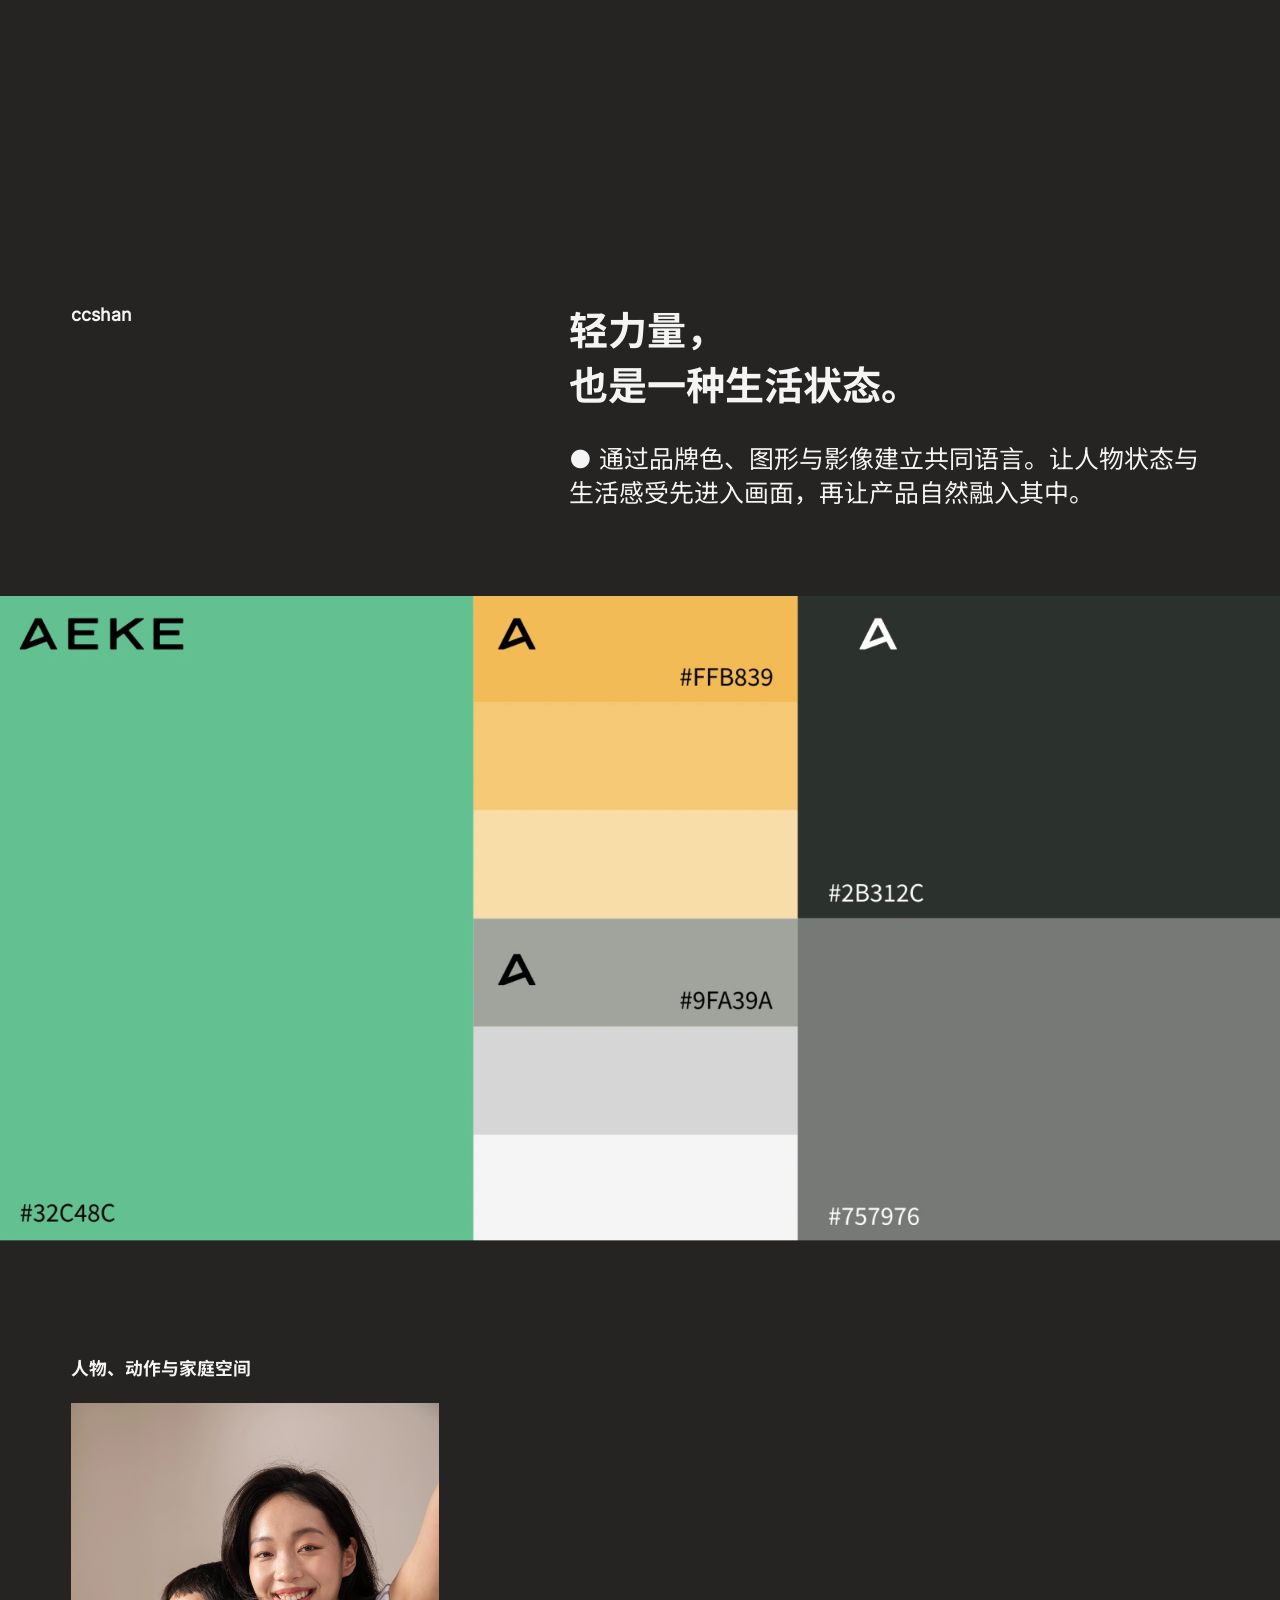
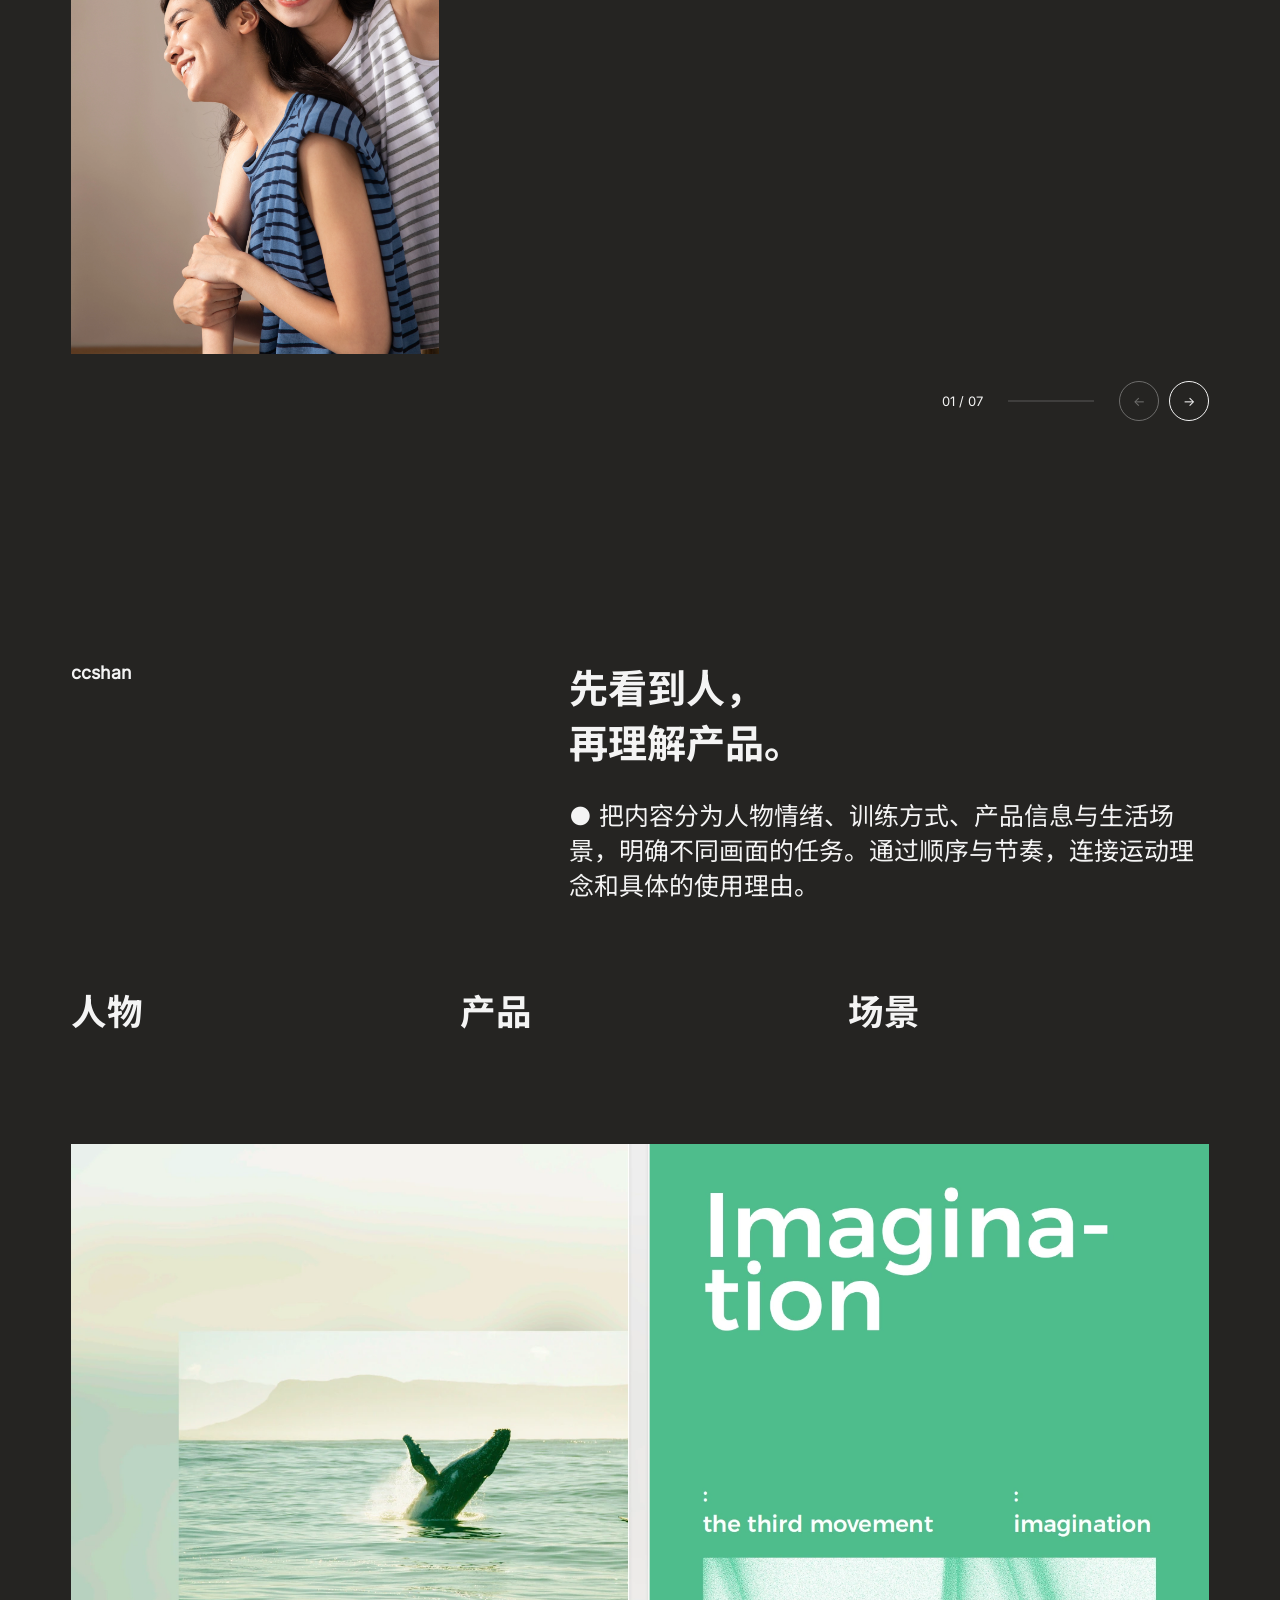
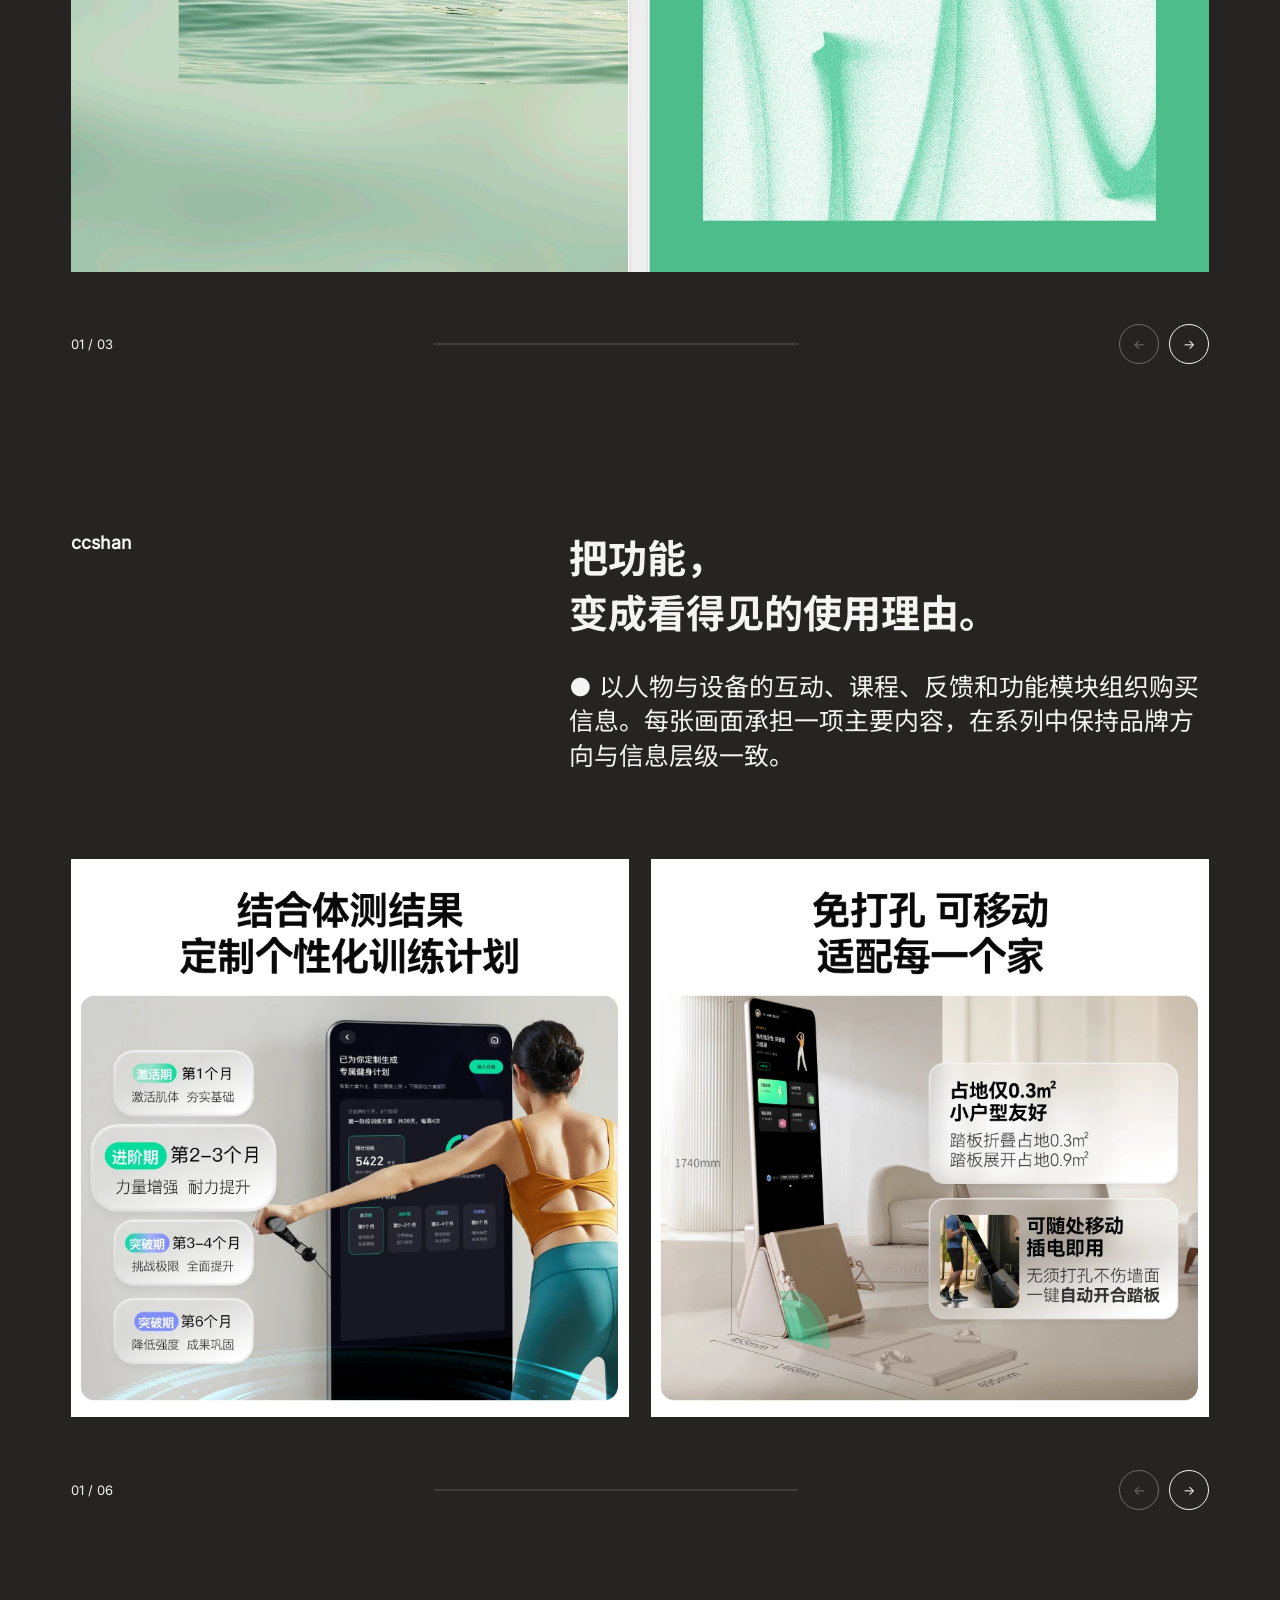
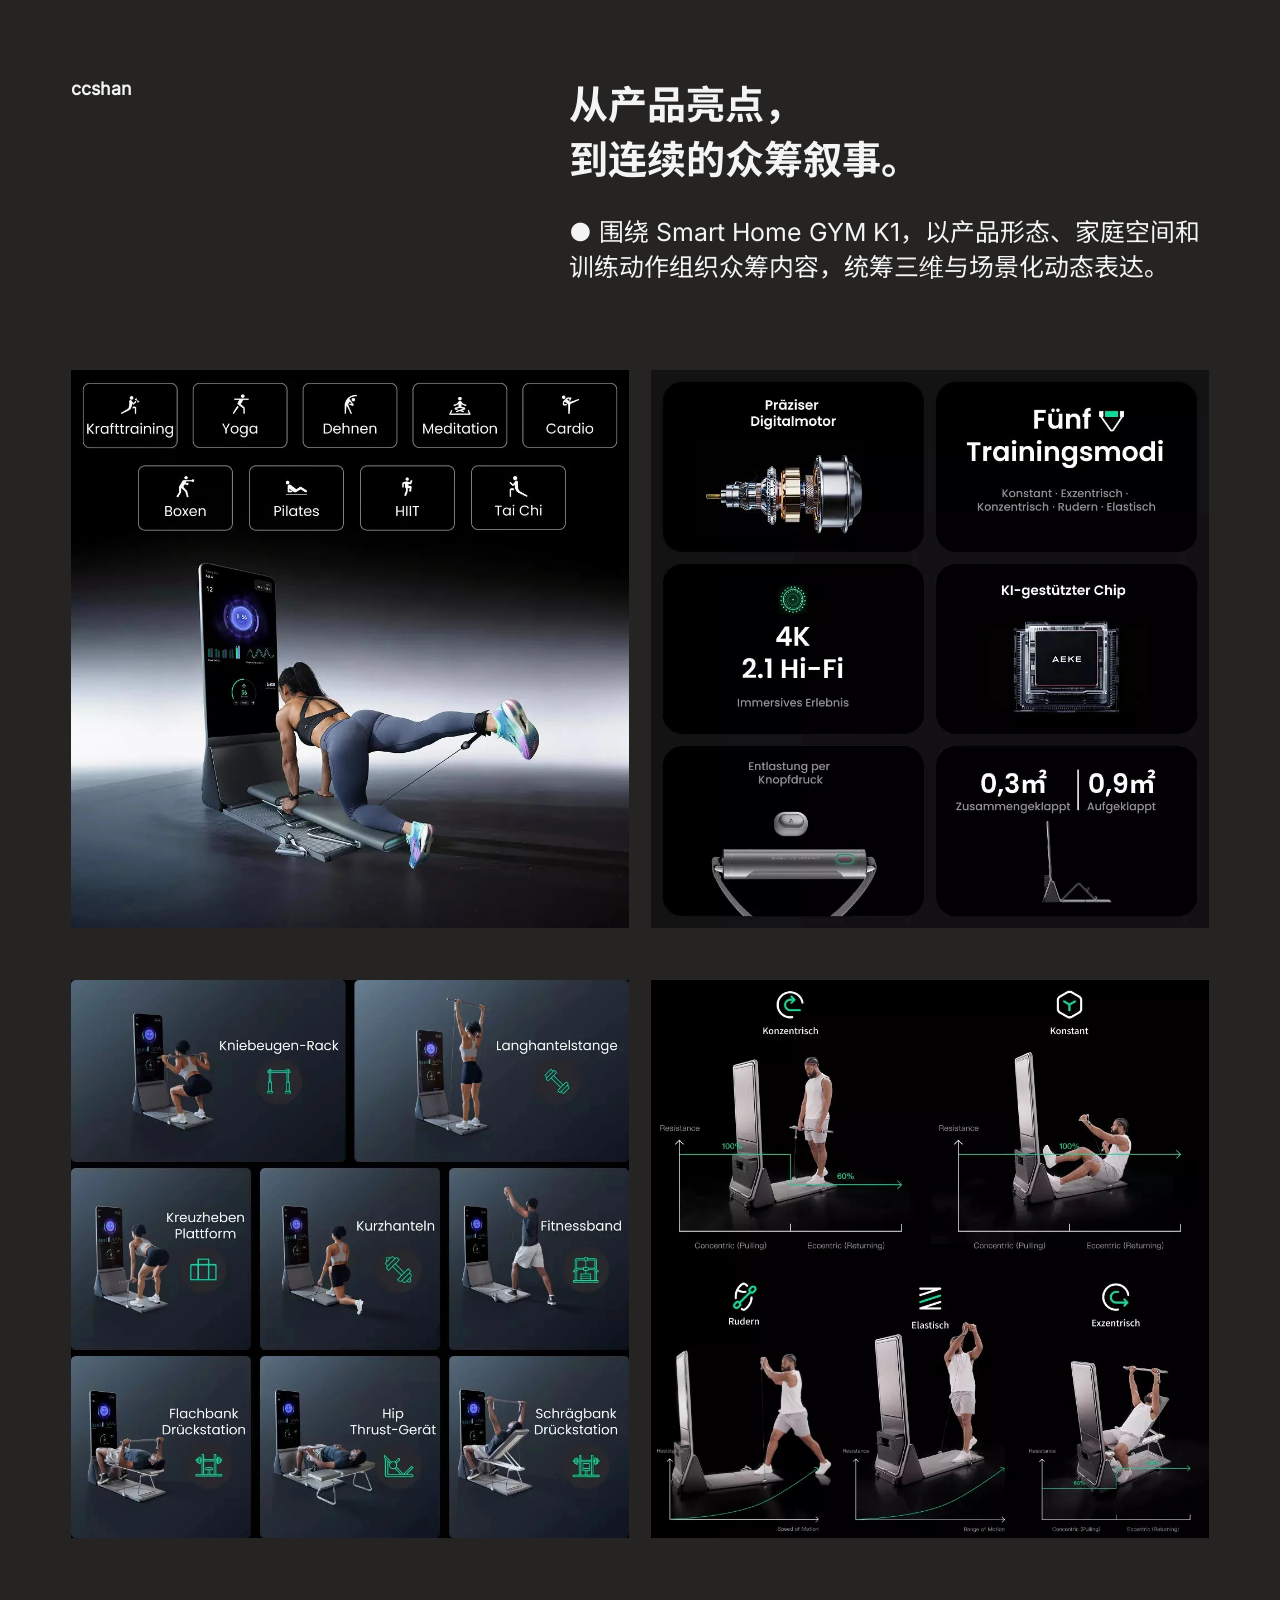
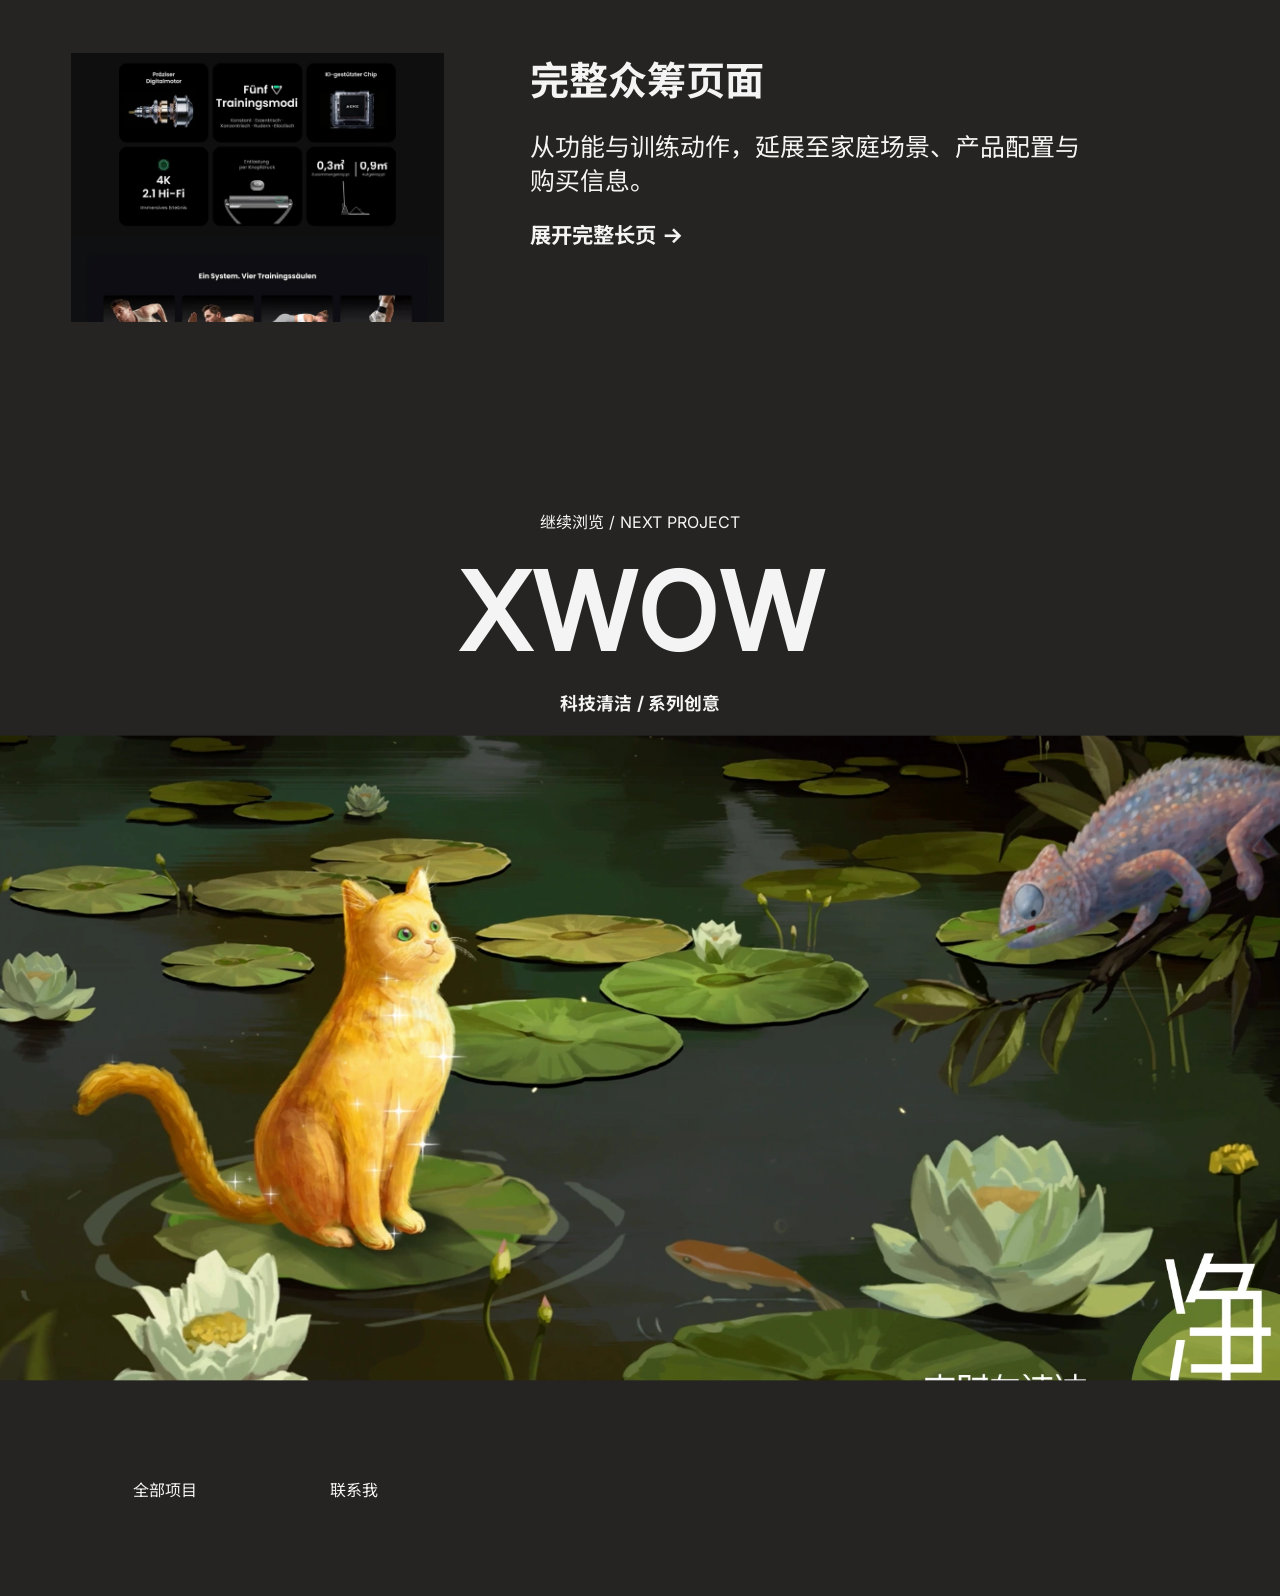
<file: work/aeke/index.html>
<!doctype html><html lang="zh-CN"><head><meta charset="utf-8"><meta name="viewport" content="width=device-width,initial-scale=1,viewport-fit=cover"><meta name="theme-color" content="#252422"><title>AEKE · 产品叙事与创意统筹｜ccshan</title><meta name="description" content="ccshan，关注消费科技与智能硬件的视觉设计经理。品牌视觉、产品叙事、核心创意与团队交付。意向城市深圳。"><link rel="icon" href="/favicon.svg" type="image/svg+xml"><link rel="preload" href="/assets/fonts/inter-variable.woff2" as="font" type="font/woff2" crossorigin><link rel="stylesheet" href="/style.css?v=a376a8d0ce"><script src="/app.js?v=a376a8d0ce" defer></script></head><body id="top" data-page="aeke" class="dark-page"><a class="skip-link" href="#main">跳到正文</a><header class="site-header"><a class="wordmark" href="/" aria-label="ccshan 首页">ccshan</a><nav aria-label="主导航"><a href="/work/">项目</a><a href="/about/">关于我</a><a href="/thinking/">思考</a><a href="/contact/">联系</a><button data-menu aria-controls="site-menu" aria-expanded="false" aria-label="打开全屏菜单">菜单 <span class="menu-dots" aria-hidden="true">•••</span></button></nav></header><main id="main"><div data-node-id="538:364" data-name="AEKE / 产品叙事与创意统筹 / 完整滚动内容" class="f4888e5ae f507c28c0 f60fbb771 f8dddea07 f60541e1e fd89972fe f48bd3940 layout-column page-content"><div data-node-id="575:134" data-name="AEKE / 项目开场" class="f0f92246a f507c28c0 f60fbb771 f8dddea07 f58dfb5c9 f60541e1e f08b04966 faccae990 f5232adff ffb3854a7 fd89972fe f012fbd12 ff489eb09 fca6bf630 f6f8dc559 layout-column section title-section"><h1 data-node-id="575:135" data-name="" class="ffe165702 f69450ef1 f7bd3d408 f4bee8b56 fd89972fe f012fbd12 f22677eaa f2b4107f3 reveal">AEKE</h1><div data-node-id="575:136" data-name="项目焦点" class="f507c28c0 f60fbb771 f8dddea07 f16614526 f60541e1e f08b04966 fd89972fe f012fbd12 f2b4107f3 layout-column"><p data-node-id="575:137" data-name="" class="f31230cd3 f8ecebc9f f98fbcce7 fd89972fe f012fbd12 fdf754f77 f2b4107f3 reveal">项目焦点 / PROJECT FOCUS</p><p data-node-id="575:138" data-name="" class="f30675ca1 f69450ef1 ff62dcabf fd89972fe f012fbd12 ff5691251 f2b4107f3 reveal">智能健身 / 内容方向 / 海外众筹</p></div></div><div data-node-id="538:474" data-name="AEKE / 原始封面" class="f3e7629d7 fd89972fe f012fbd12 f6f8dc559 video-frame parallax section"><video class="motion-video" muted loop playsinline preload="none" poster="/assets/videos/aeke-cover.jpg" data-src="/assets/videos/aeke-cover.mp4" aria-label="AEKE 居家训练影像"></video><div class="video-controls"><button class="video-toggle" aria-label="播放视频">播放</button><button class="reel-toggle" data-video="aeke-cover">全屏观看 ↗</button></div></div><div data-node-id="575:139" data-name="AEKE / Overview" class="f0f92246a f507c28c0 f60fbb771 f8dddea07 f58dfb5c9 f60541e1e f08b04966 f9c67cd72 ffb8ecd00 ffb3854a7 fd89972fe f012fbd12 ff489eb09 f6f8dc559 layout-column section"><div data-node-id="575:140" data-name="概览标签" class="f507c28c0 f60fbb771 f60541e1e f05c1f8ea f4bee8b56 f08b04966 fd89972fe f012fbd12 f7984cf1c f2b4107f3 layout-row"><p data-node-id="575:141" data-name="" class="ffe165702 f69450ef1 fd89972fe f012fbd12 f55cf6e03 reveal">AEKE</p><p data-node-id="575:142" data-name="" class="f6ca14e6c f8ecebc9f fd89972fe f012fbd12 f55cf6e03 reveal">/ OVERVIEW</p></div><div data-node-id="575:143" data-name="项目概览" class="f507c28c0 f60fbb771 fd6db0d0d f60541e1e f08b04966 fd89972fe f012fbd12 f2b4107f3 layout-row"><div data-node-id="575:144" data-name="项目命题与本人职责" class="f507c28c0 f60fbb771 f8dddea07 fb4d29faf f60541e1e fd6b7ed77 f08b04966 fd89972fe f012fbd12 fca05926c layout-column"><div data-node-id="575:145" data-name="" class="f30675ca1 f69450ef1 fd89972fe f012fbd12 f8b071513 fca05926c"><p class="fecfb1655 f5a4fd449 reveal">把智能健身，</p><p class="fecfb1655 reveal">放回人的生活。</p></div><div data-node-id="575:146" data-name="" class="f31230cd3 f8ecebc9f fd89972fe f012fbd12 f665eebf6 fca05926c"><p class="f933046f7 f5a4fd449 reveal">高级品牌设计经理</p><p class="f933046f7 f5a4fd449 reveal">2023.10—2025.02 · 7 人团队</p><p class="f933046f7 reveal">创意方向 / 设计评审 / 团队交付</p></div></div><div data-node-id="575:147" data-name="背景与方法" class="f507c28c0 f60fbb771 f8dddea07 fcb8a78c0 f60541e1e f08b04966 fd89972fe f012fbd12 f55cf6e03 layout-column"><p data-node-id="575:148" data-name="" class="f30675ca1 f69450ef1 f05c1f8ea fd89972fe f012fbd12 f7984cf1c f55cf6e03 reveal">项目背景 / BACKGROUND</p><p data-node-id="575:149" data-name="" class="f31230cd3 f8ecebc9f fdab3e991 fd89972fe f012fbd12 f948ac89b f55cf6e03 reveal">智能健身的表达需要同时解释训练价值、设备功能与家庭使用情境，连接官网、电商、社媒和海外众筹的内容需求。</p><p data-node-id="575:150" data-name="" class="f30675ca1 f69450ef1 f05c1f8ea fd89972fe f012fbd12 f7984cf1c f55cf6e03 reveal">设计方法 / APPROACH</p><p data-node-id="575:151" data-name="" class="f31230cd3 f8ecebc9f fdab3e991 fd89972fe f012fbd12 f948ac89b f55cf6e03 reveal">从人物状态、训练动作与家庭空间展开，再组织产品细节与卖点层级。我统筹方向与内容分工，由团队协作完成平面、三维和动态制作。</p></div></div></div><div data-node-id="575:152" data-name="01 / 视觉方向" class="f0f92246a f507c28c0 f60fbb771 f8b24824b f60541e1e f08b04966 fb369508b ffb8ecd00 ffb3854a7 fd89972fe f012fbd12 ff489eb09 f6f8dc559 layout-row section"><div data-node-id="575:153" data-name="01 / 视觉方向 / 章节" class="f507c28c0 f60fbb771 f8dddea07 fcb8a78c0 f60541e1e ff62dcabf f08b04966 fd89972fe f012fbd12 ff5691251 fca05926c layout-column chapter-label"><p data-node-id="575:154" data-name="" class="ffe165702 f69450ef1 f4bee8b56 fd89972fe f012fbd12 fca05926c reveal">ccshan</p><p data-node-id="575:155" data-name="" class="f31230cd3 f8ecebc9f fd89972fe f012fbd12 fca05926c reveal">/ 01 / 视觉方向</p></div><div data-node-id="575:156" data-name="轻力量，
也是一种生活状态。" class="f507c28c0 f60fbb771 f8dddea07 f483145a9 f60541e1e f08b04966 fd89972fe f012fbd12 feb298f05 layout-column"><div data-node-id="575:157" data-name="" class="f30675ca1 f69450ef1 fd6b7ed77 fd89972fe f012fbd12 fe4a60058 feb298f05"><p class="f1859eeb6 f5a4fd449 reveal">轻力量，</p><p class="f1859eeb6 reveal">也是一种生活状态。</p></div><p data-node-id="575:158" data-name="" class="f31230cd3 f8ecebc9f f4ed3761b fd89972fe f012fbd12 f5339d8f5 feb298f05 reveal">● 通过品牌色、图形与影像建立共同语言。让人物状态与生活感受先进入画面，再让产品自然融入其中。</p></div></div><div data-node-id="575:159" data-name="品牌识别" class="f507c28c0 f60fbb771 f8dddea07 f60541e1e f86843cf1 f08b04966 f9c67cd72 fd89972fe f012fbd12 f6f8dc559 layout-column section"><div data-node-id="575:160" data-name="品牌识别 / 作品行" class="f507c28c0 f60fbb771 f60541e1e f08b04966 fd89972fe f012fbd12 f6f8dc559 layout-row responsive-row"><div data-node-id="575:161" data-name="轻力量，也是清晰的识别。" class="f507c28c0 f60fbb771 f8dddea07 f90954d61 f3960ffc2 f86843cf1 f08b04966 fd89972fe f012fbd12 f6f8dc559 layout-column"><button class="artwork-wrap" data-lightbox="/assets/figma/sync27-228abf8d5109da4a.webp" aria-label="放大查看作品"><div data-node-id="565:106" data-name="原作品 / /assets/current/aeke-imgAekeAssetsAekeIdentityWebp.webp" class="f1b33eb44 fd89972fe f012fbd12 f6f8dc559 image-frame"><img src="/assets/figma/sync27-228abf8d5109da4a.webp" alt="AEKE · 产品叙事与创意统筹 / 视觉作品" loading="lazy" decoding="async" class="fda4dbfbc f7b7df044 f2191c145 fb1104f41 fa4326536 f48bd3940 native-image"></div></button><p data-node-id="575:162" data-name="" class="f0f92246a f31230cd3 f8ecebc9f f98fbcce7 fd89972fe f012fbd12 fdf754f77 ff489eb09 f6f8dc559 reveal">轻力量，也是清晰的识别。</p></div></div></div><div data-node-id="575:163" data-name="人物、动作与家庭空间" class="f4888e5ae f507c28c0 f60fbb771 f8dddea07 fcb8a78c0 f60541e1e f08b04966 fc2c431b6 f17af9950 ffb3854a7 fd89972fe f012fbd12 f6f8dc559 layout-column section"><p data-node-id="575:164" data-name="" class="f0f92246a f30675ca1 f69450ef1 ff62dcabf fd89972fe f012fbd12 ff5691251 ff489eb09 f2b4107f3 reveal">人物、动作与家庭空间</p><div data-node-id="575:165" data-name="人物、动作与家庭空间 / 横向滚动" tabindex="0" aria-label="人物、动作与家庭空间 / 横向滚动" class="f151feaa7 f1384f66f fca04fff5 fd89972fe f012fbd12 f2b4107f3 gallery-track"><div data-node-id="575:166" data-name="完整系列 / 横向内容" class="fda4dbfbc f507c28c0 f60fbb771 fcb8a78c0 f60541e1e fc78facc7 f08b04966 f2167406b layout-row gallery-inner"><div data-node-id="575:167" data-name="运动之外的人物情绪与生活感受。" class="f507c28c0 f60fbb771 f8dddea07 f90954d61 f60541e1e f08b04966 fd89972fe f012fbd12 f6578ab3f layout-column"><button class="artwork-wrap" data-lightbox="/assets/figma/sync27-95c80146860aa12b.webp" aria-label="放大查看作品"><div data-node-id="565:112" data-name="原作品 / /assets/current/aeke-imgAssetsAekePeopleScene04Webp.webp" class="fec8a7cc9 fd89972fe f012fbd12 f6578ab3f image-frame"><img src="/assets/figma/sync27-95c80146860aa12b.webp" alt="AEKE · 产品叙事与创意统筹 / 视觉作品" loading="lazy" decoding="async" class="fda4dbfbc f7b7df044 f2191c145 fb1104f41 fa4326536 f48bd3940 native-image"></div></button><p data-node-id="575:168" data-name="" class="f0f92246a f31230cd3 f8ecebc9f f98fbcce7 fd89972fe f012fbd12 fdf754f77 ff489eb09 f6578ab3f reveal">运动之外的人物情绪与生活感受。</p></div><div data-node-id="575:169" data-name="人物与产品进入家庭日常。" class="f507c28c0 f60fbb771 f8dddea07 f90954d61 f60541e1e f08b04966 fd89972fe f012fbd12 fbdbe47af layout-column"><button class="artwork-wrap" data-lightbox="/assets/figma/sync27-10c45044a83b2d3c.webp" aria-label="放大查看作品"><div data-node-id="565:115" data-name="原作品 / /assets/current/aeke-imgAssetsAekeHomeLifestyleWebp.webp" class="fec8a7cc9 fd89972fe f012fbd12 fbdbe47af image-frame"><img src="/assets/figma/sync27-10c45044a83b2d3c.webp" alt="AEKE · 产品叙事与创意统筹 / 视觉作品" loading="lazy" decoding="async" class="fda4dbfbc f7b7df044 f2191c145 fb1104f41 fa4326536 f48bd3940 native-image"></div></button><p data-node-id="575:170" data-name="" class="f0f92246a f31230cd3 f8ecebc9f f98fbcce7 fd89972fe f012fbd12 fdf754f77 ff489eb09 fbdbe47af reveal">人物与产品进入家庭日常。</p></div><div data-node-id="575:171" data-name="人物与力量镜的日常训练场景。" class="f507c28c0 f60fbb771 f8dddea07 f90954d61 f60541e1e f08b04966 fd89972fe f012fbd12 fbdbe47af layout-column"><button class="artwork-wrap" data-lightbox="/assets/figma/sync27-9e597de97c0dfbee.webp" aria-label="放大查看作品"><div data-node-id="565:118" data-name="原作品 / /assets/current/aeke-imgAssetsAekePeopleScene01Webp.webp" class="fec8a7cc9 fd89972fe f012fbd12 fbdbe47af image-frame"><img src="/assets/figma/sync27-9e597de97c0dfbee.webp" alt="AEKE · 产品叙事与创意统筹 / 视觉作品" loading="lazy" decoding="async" class="fda4dbfbc f7b7df044 f2191c145 fb1104f41 fa4326536 f48bd3940 native-image"></div></button><p data-node-id="575:172" data-name="" class="f0f92246a f31230cd3 f8ecebc9f f98fbcce7 fd89972fe f012fbd12 fdf754f77 ff489eb09 fbdbe47af reveal">人物与力量镜的日常训练场景。</p></div><div data-node-id="575:173" data-name="夜间家居环境中的设备互动。" class="f507c28c0 f60fbb771 f8dddea07 f90954d61 f60541e1e f08b04966 fd89972fe f012fbd12 f1ccb3b95 layout-column"><button class="artwork-wrap" data-lightbox="/assets/figma/sync27-22b0e22f99a79068.webp" aria-label="放大查看作品"><div data-node-id="565:122" data-name="原作品 / /assets/current/aeke-imgAssetsAekePeopleScene02Webp.webp" class="fec8a7cc9 fd89972fe f012fbd12 f1ccb3b95 image-frame"><img src="/assets/figma/sync27-22b0e22f99a79068.webp" alt="AEKE · 产品叙事与创意统筹 / 视觉作品" loading="lazy" decoding="async" class="fda4dbfbc f7b7df044 f2191c145 fb1104f41 fa4326536 f48bd3940 native-image"></div></button><p data-node-id="575:174" data-name="" class="f0f92246a f31230cd3 f8ecebc9f f98fbcce7 fd89972fe f012fbd12 fdf754f77 ff489eb09 f1ccb3b95 reveal">夜间家居环境中的设备互动。</p></div><div data-node-id="575:175" data-name="家庭空间中的力量训练。" class="f507c28c0 f60fbb771 f8dddea07 f90954d61 f60541e1e f08b04966 fd89972fe f012fbd12 f83ae34f8 layout-column"><button class="artwork-wrap" data-lightbox="/assets/figma/sync27-f70800b42b4888e6.webp" aria-label="放大查看作品"><div data-node-id="565:125" data-name="原作品 / /assets/current/aeke-imgAssetsAekePeopleScene05Webp.webp" class="fec8a7cc9 fd89972fe f012fbd12 f83ae34f8 image-frame"><img src="/assets/figma/sync27-f70800b42b4888e6.webp" alt="AEKE · 产品叙事与创意统筹 / 视觉作品" loading="lazy" decoding="async" class="fda4dbfbc f7b7df044 f2191c145 fb1104f41 fa4326536 f48bd3940 native-image"></div></button><p data-node-id="575:176" data-name="" class="f0f92246a f31230cd3 f8ecebc9f f98fbcce7 fd89972fe f012fbd12 fdf754f77 ff489eb09 f83ae34f8 reveal">家庭空间中的力量训练。</p></div><div data-node-id="575:177" data-name="人物训练动作与屏幕内容的对应。" class="f507c28c0 f60fbb771 f8dddea07 f90954d61 f60541e1e f08b04966 fd89972fe f012fbd12 f83ae34f8 layout-column"><button class="artwork-wrap" data-lightbox="/assets/figma/sync27-7d6c8cb85114d61f.webp" aria-label="放大查看作品"><div data-node-id="565:129" data-name="原作品 / /assets/current/aeke-imgAssetsAekePeopleScene03Webp.webp" class="fec8a7cc9 fd89972fe f012fbd12 f83ae34f8 image-frame"><img src="/assets/figma/sync27-7d6c8cb85114d61f.webp" alt="AEKE · 产品叙事与创意统筹 / 视觉作品" loading="lazy" decoding="async" class="fda4dbfbc f7b7df044 f2191c145 fb1104f41 fa4326536 f48bd3940 native-image"></div></button><p data-node-id="575:178" data-name="" class="f0f92246a f31230cd3 f8ecebc9f f98fbcce7 fd89972fe f012fbd12 fdf754f77 ff489eb09 f83ae34f8 reveal">人物训练动作与屏幕内容的对应。</p></div><div data-node-id="575:179" data-name="居家训练中的设备与动作表达。" class="f507c28c0 f60fbb771 f8dddea07 f90954d61 f60541e1e f08b04966 fd89972fe f012fbd12 f1ccb3b95 layout-column"><button class="artwork-wrap" data-lightbox="/assets/figma/sync27-a23cece578f44399.webp" aria-label="放大查看作品"><div data-node-id="565:132" data-name="原作品 / /assets/current/aeke-imgAssetsAekePeopleScene08Webp.webp" class="fec8a7cc9 fd89972fe f012fbd12 f1ccb3b95 image-frame"><img src="/assets/figma/sync27-a23cece578f44399.webp" alt="AEKE · 产品叙事与创意统筹 / 视觉作品" loading="lazy" decoding="async" class="fda4dbfbc f7b7df044 f2191c145 fb1104f41 fa4326536 f48bd3940 native-image"></div></button><p data-node-id="575:180" data-name="" class="f0f92246a f31230cd3 f8ecebc9f f98fbcce7 fd89972fe f012fbd12 fdf754f77 ff489eb09 f1ccb3b95 reveal">居家训练中的设备与动作表达。</p></div></div></div><div data-node-id="575:181" data-name="系列导览" class="f0f92246a f507c28c0 f60fbb771 f8ecebc9f f60541e1e f05c1f8ea f08b04966 fd89972fe f012fbd12 f7984cf1c ff489eb09 f2b4107f3 layout-row"><p data-node-id="575:182" data-name="" class="f6ca14e6c f4bee8b56 fd89972fe f012fbd12 f55cf6e03 reveal">01 / 07</p><p data-node-id="575:183" data-name="" class="f31230cd3 fd89972fe f012fbd12 f308fc069 f55cf6e03 reveal">横向浏览完整系列 →</p></div></div><div data-node-id="575:184" data-name="02 / 内容组织" class="f0f92246a f507c28c0 f60fbb771 f8b24824b f60541e1e f08b04966 fb369508b ffb8ecd00 ffb3854a7 fd89972fe f012fbd12 ff489eb09 f6f8dc559 layout-row section"><div data-node-id="575:185" data-name="02 / 内容组织 / 章节" class="f507c28c0 f60fbb771 f8dddea07 fcb8a78c0 f60541e1e ff62dcabf f08b04966 fd89972fe f012fbd12 ff5691251 fca05926c layout-column chapter-label"><p data-node-id="575:186" data-name="" class="ffe165702 f69450ef1 f4bee8b56 fd89972fe f012fbd12 fca05926c reveal">ccshan</p><p data-node-id="575:187" data-name="" class="f31230cd3 f8ecebc9f fd89972fe f012fbd12 fca05926c reveal">/ 02 / 内容组织</p></div><div data-node-id="575:188" data-name="先看到人，
再理解产品。" class="f507c28c0 f60fbb771 f8dddea07 f483145a9 f60541e1e f08b04966 fd89972fe f012fbd12 feb298f05 layout-column"><div data-node-id="575:189" data-name="" class="f30675ca1 f69450ef1 fd6b7ed77 fd89972fe f012fbd12 fe4a60058 feb298f05"><p class="f1859eeb6 f5a4fd449 reveal">先看到人，</p><p class="f1859eeb6 reveal">再理解产品。</p></div><p data-node-id="575:190" data-name="" class="f31230cd3 f8ecebc9f f4ed3761b fd89972fe f012fbd12 f5339d8f5 feb298f05 reveal">● 把内容分为人物情绪、训练方式、产品信息与生活场景，明确不同画面的任务。通过顺序与节奏，连接运动理念和具体的使用理由。</p></div></div><div data-node-id="575:191" data-name="内容地图" class="f507c28c0 f60fbb771 f8dddea07 f60541e1e f08b04966 ff95ae597 ffb3854a7 fd89972fe f012fbd12 f6f8dc559 layout-column section"><div data-node-id="575:192" data-name="内容任务" class="f0f92246a f507c28c0 f60fbb771 f483145a9 f60541e1e f08b04966 fd89972fe f012fbd12 ff489eb09 f2b4107f3 layout-row"><div data-node-id="575:193" data-name="人物" class="f507c28c0 f60fbb771 f8dddea07 fcb8a78c0 f60541e1e f08b04966 fd89972fe f012fbd12 fbd53f8ff layout-column"><p data-node-id="575:194" data-name="" class="f30675ca1 f69450ef1 fecfb1655 fd89972fe f012fbd12 f8b071513 fbd53f8ff reveal">人物</p><p data-node-id="575:195" data-name="" class="f31230cd3 f8ecebc9f f933046f7 fd89972fe f012fbd12 f665eebf6 fbd53f8ff reveal">情绪与运动状态</p></div><div data-node-id="575:196" data-name="产品" class="f507c28c0 f60fbb771 f8dddea07 fcb8a78c0 f60541e1e f08b04966 fd89972fe f012fbd12 fbd53f8ff layout-column"><p data-node-id="575:197" data-name="" class="f30675ca1 f69450ef1 fecfb1655 fd89972fe f012fbd12 f8b071513 fbd53f8ff reveal">产品</p><p data-node-id="575:198" data-name="" class="f31230cd3 f8ecebc9f f933046f7 fd89972fe f012fbd12 f665eebf6 fbd53f8ff reveal">形态与功能细节</p></div><div data-node-id="575:199" data-name="场景" class="f507c28c0 f60fbb771 f8dddea07 fcb8a78c0 f60541e1e f08b04966 fd89972fe f012fbd12 fbd53f8ff layout-column"><p data-node-id="575:200" data-name="" class="f30675ca1 f69450ef1 fecfb1655 fd89972fe f012fbd12 f8b071513 fbd53f8ff reveal">场景</p><p data-node-id="575:201" data-name="" class="f31230cd3 f8ecebc9f f933046f7 fd89972fe f012fbd12 f665eebf6 fbd53f8ff reveal">家庭与训练关系</p></div></div></div><div data-node-id="575:202" data-name="品牌内容与生活感受" class="f507c28c0 f60fbb771 f8dddea07 f60541e1e f08b04966 f9c67cd72 ffb3854a7 fd89972fe f012fbd12 f6f8dc559 layout-column section"><div data-node-id="671:13318" data-name="" tabindex="0" role="region" aria-label="AEKE 品牌内容与生活感受" class="f507c28c0 f60fbb771 fcb8a78c0 f60541e1e fd89972fe f012fbd12 gallery-track case-gallery layout-row"><div data-node-id="575:203" data-name="品牌内容与生活感受 / 作品行" class="f507c28c0 f60fbb771 f60541e1e f08b04966 fd89972fe f012fbd12 f2b4107f3 layout-row responsive-row"><div data-node-id="575:204" data-name="品牌志：理念与生活感受。" class="f507c28c0 f60fbb771 f8dddea07 f90954d61 f60541e1e f08b04966 fd89972fe f012fbd12 f2b4107f3 layout-column"><button class="artwork-wrap" data-lightbox="/assets/figma/sync27-a5d08d3856399422.webp" aria-label="放大查看作品"><div data-node-id="565:135" data-name="原作品 / /assets/current/aeke-imgAssetsAekeBrand01Webp.webp" style="--art-ratio:1280 / 818.824" class="f109882af fd89972fe f012fbd12 f2b4107f3 image-frame"><img src="/assets/figma/sync27-a5d08d3856399422.webp" alt="AEKE · 产品叙事与创意统筹 / 视觉作品" loading="lazy" decoding="async" class="fda4dbfbc f7b7df044 f2191c145 fb1104f41 fa4326536 f48bd3940 native-image"></div></button><p data-node-id="575:205" data-name="" class="f0f92246a f31230cd3 f8ecebc9f f98fbcce7 fd89972fe f012fbd12 fdf754f77 ff489eb09 f2b4107f3 reveal">品牌志：理念与生活感受。</p></div></div><div data-node-id="575:206" data-name="品牌内容与生活感受 / 作品行" class="f507c28c0 f60fbb771 f60541e1e f08b04966 fd89972fe f012fbd12 f2b4107f3 layout-row responsive-row"><div data-node-id="575:207" data-name="品牌志：图像与文字节奏。" class="f507c28c0 f60fbb771 f8dddea07 f90954d61 f60541e1e f08b04966 fd89972fe f012fbd12 f2b4107f3 layout-column"><button class="artwork-wrap" data-lightbox="/assets/figma/sync27-b558dc3efb99646f.webp" aria-label="放大查看作品"><div data-node-id="565:139" data-name="原作品 / /assets/current/aeke-imgAssetsAekeBrand02Webp.webp" style="--art-ratio:1280 / 816.993" class="f1db9689e fd89972fe f012fbd12 f2b4107f3 image-frame"><img src="/assets/figma/sync27-b558dc3efb99646f.webp" alt="AEKE · 产品叙事与创意统筹 / 视觉作品" loading="lazy" decoding="async" class="fda4dbfbc f7b7df044 f2191c145 fb1104f41 fa4326536 f48bd3940 native-image"></div></button><p data-node-id="575:208" data-name="" class="f0f92246a f31230cd3 f8ecebc9f f98fbcce7 fd89972fe f012fbd12 fdf754f77 ff489eb09 f2b4107f3 reveal">品牌志：图像与文字节奏。</p></div></div><div data-node-id="575:209" data-name="品牌内容与生活感受 / 作品行" class="f507c28c0 f60fbb771 f60541e1e f08b04966 fd89972fe f012fbd12 f2b4107f3 layout-row responsive-row"><div data-node-id="575:210" data-name="品牌志：人物与日常内容。" class="f507c28c0 f60fbb771 f8dddea07 f90954d61 f60541e1e f08b04966 fd89972fe f012fbd12 f2b4107f3 layout-column"><button class="artwork-wrap" data-lightbox="/assets/figma/sync27-3751801d6ba12514.webp" aria-label="放大查看作品"><div data-node-id="565:142" data-name="原作品 / /assets/current/aeke-imgAssetsAekeBrand03Webp.webp" style="--art-ratio:1280 / 818.228" class="fc3a6df7c fd89972fe f012fbd12 f2b4107f3 image-frame"><img src="/assets/figma/sync27-3751801d6ba12514.webp" alt="AEKE · 产品叙事与创意统筹 / 视觉作品" loading="lazy" decoding="async" class="fda4dbfbc f7b7df044 f2191c145 fb1104f41 fa4326536 f48bd3940 native-image"></div></button><p data-node-id="575:211" data-name="" class="f0f92246a f31230cd3 f8ecebc9f f98fbcce7 fd89972fe f012fbd12 fdf754f77 ff489eb09 f2b4107f3 reveal">品牌志：人物与日常内容。</p></div></div></div></div><div data-node-id="575:212" data-name="03 / 内容设计" class="f0f92246a f507c28c0 f60fbb771 f8b24824b f60541e1e f08b04966 fb369508b ffb8ecd00 ffb3854a7 fd89972fe f012fbd12 ff489eb09 f6f8dc559 layout-row section"><div data-node-id="575:213" data-name="03 / 内容设计 / 章节" class="f507c28c0 f60fbb771 f8dddea07 fcb8a78c0 f60541e1e ff62dcabf f08b04966 fd89972fe f012fbd12 ff5691251 fca05926c layout-column chapter-label"><p data-node-id="575:214" data-name="" class="ffe165702 f69450ef1 f4bee8b56 fd89972fe f012fbd12 fca05926c reveal">ccshan</p><p data-node-id="575:215" data-name="" class="f31230cd3 f8ecebc9f fd89972fe f012fbd12 fca05926c reveal">/ 03 / 内容设计</p></div><div data-node-id="575:216" data-name="把功能，
变成看得见的使用理由。" class="f507c28c0 f60fbb771 f8dddea07 f483145a9 f60541e1e f08b04966 fd89972fe f012fbd12 feb298f05 layout-column"><div data-node-id="575:217" data-name="" class="f30675ca1 f69450ef1 fd6b7ed77 fd89972fe f012fbd12 fe4a60058 feb298f05"><p class="f1859eeb6 f5a4fd449 reveal">把功能，</p><p class="f1859eeb6 reveal">变成看得见的使用理由。</p></div><p data-node-id="575:218" data-name="" class="f31230cd3 f8ecebc9f f4ed3761b fd89972fe f012fbd12 f5339d8f5 feb298f05 reveal">● 以人物与设备的互动、课程、反馈和功能模块组织购买信息。每张画面承担一项主要内容，在系列中保持品牌方向与信息层级一致。</p></div></div><div data-node-id="575:219" data-name="电商内容系列" class="f507c28c0 f60fbb771 f8dddea07 f60541e1e f08b04966 f9c67cd72 ffb3854a7 fd89972fe f012fbd12 f6f8dc559 layout-column section"><div data-node-id="575:220" data-name="电商内容系列 / 作品行" tabindex="0" role="region" aria-label="AEKE 电商内容系列" class="f507c28c0 f60fbb771 fcb8a78c0 f60541e1e fd89972fe f012fbd12 f2b4107f3 gallery-track case-gallery layout-row responsive-row"><div data-node-id="575:226" data-name="电商视觉与购买理由 · 06" class="f507c28c0 f60fbb771 f8dddea07 f90954d61 f60541e1e f08b04966 fd89972fe f012fbd12 f554dce51 layout-column"><button class="artwork-wrap" data-lightbox="/assets/figma/sync27-107b413f68e2c830.webp" aria-label="放大查看作品"><div data-node-id="565:175" data-name="原作品 / /assets/current/aeke-img06AssetsAekeGallery5F0F2Ffa32E6D111Webp.webp" style="--art-ratio:1 / 1" class="fd89972fe f012fbd12 fcb1abcd4 image-frame"><img src="/assets/figma/sync27-107b413f68e2c830.webp" alt="AEKE · 产品叙事与创意统筹 / 视觉作品" loading="lazy" decoding="async" class="fda4dbfbc f7b7df044 f2191c145 fb1104f41 fa4326536 f48bd3940 native-image"></div></button><p data-node-id="575:227" data-name="" class="f0f92246a f31230cd3 f8ecebc9f f98fbcce7 fd89972fe f012fbd12 fdf754f77 ff489eb09 f554dce51 reveal">电商视觉与购买理由 · 06</p></div><div data-node-id="575:228" data-name="训练体验与产品功能。" class="f507c28c0 f60fbb771 f8dddea07 f90954d61 f60541e1e f08b04966 fd89972fe f012fbd12 f554dce51 layout-column"><button class="artwork-wrap" data-lightbox="/assets/figma/sync27-a47d0300dd19f10e.webp" aria-label="放大查看作品"><div data-node-id="565:178" data-name="原作品 / /assets/current/aeke-imgAssetsAekeCommerce02Webp.webp" style="--art-ratio:1 / 1" class="fd89972fe f012fbd12 fcb1abcd4 image-frame"><img src="/assets/figma/sync27-a47d0300dd19f10e.webp" alt="AEKE · 产品叙事与创意统筹 / 视觉作品" loading="lazy" decoding="async" class="fda4dbfbc f7b7df044 f2191c145 fb1104f41 fa4326536 f48bd3940 native-image"></div></button><p data-node-id="575:229" data-name="" class="f0f92246a f31230cd3 f8ecebc9f f98fbcce7 fd89972fe f012fbd12 fdf754f77 ff489eb09 f554dce51 reveal">训练体验与产品功能。</p></div><div data-node-id="575:231" data-name="电商视觉与购买理由 · 05" class="f507c28c0 f60fbb771 f8dddea07 f90954d61 f60541e1e f08b04966 fd89972fe f012fbd12 f554dce51 layout-column"><button class="artwork-wrap" data-lightbox="/assets/figma/sync27-c393f2d1422105a4.webp" aria-label="放大查看作品"><div data-node-id="565:182" data-name="原作品 / /assets/current/aeke-img05AssetsAekeGallery277568C87F4000BbWebp.webp" style="--art-ratio:1 / 1" class="fd89972fe f012fbd12 fcb1abcd4 image-frame"><img src="/assets/figma/sync27-c393f2d1422105a4.webp" alt="AEKE · 产品叙事与创意统筹 / 视觉作品" loading="lazy" decoding="async" class="fda4dbfbc f7b7df044 f2191c145 fb1104f41 fa4326536 f48bd3940 native-image"></div></button><p data-node-id="575:232" data-name="" class="f0f92246a f31230cd3 f8ecebc9f f98fbcce7 fd89972fe f012fbd12 fdf754f77 ff489eb09 f554dce51 reveal">电商视觉与购买理由 · 05</p></div><div data-node-id="575:233" data-name="电商视觉与购买理由 · 07" class="f507c28c0 f60fbb771 f8dddea07 f90954d61 f60541e1e f08b04966 fd89972fe f012fbd12 f554dce51 layout-column"><button class="artwork-wrap" data-lightbox="/assets/figma/sync27-7eb46a6d8e600622.webp" aria-label="放大查看作品"><div data-node-id="565:185" data-name="原作品 / /assets/current/aeke-img07AssetsAekeGallery1A3Bccaf71676A17Webp.webp" style="--art-ratio:1 / 1" class="fd89972fe f012fbd12 fcb1abcd4 image-frame"><img src="/assets/figma/sync27-7eb46a6d8e600622.webp" alt="AEKE · 产品叙事与创意统筹 / 视觉作品" loading="lazy" decoding="async" class="fda4dbfbc f7b7df044 f2191c145 fb1104f41 fa4326536 f48bd3940 native-image"></div></button><p data-node-id="575:234" data-name="" class="f0f92246a f31230cd3 f8ecebc9f f98fbcce7 fd89972fe f012fbd12 fdf754f77 ff489eb09 f554dce51 reveal">电商视觉与购买理由 · 07</p></div><div data-node-id="575:221" data-name="人物与设备的互动表达。" class="f507c28c0 f60fbb771 f8dddea07 f90954d61 f60541e1e f08b04966 fd89972fe f012fbd12 f554dce51 layout-column"><button class="artwork-wrap" data-lightbox="/assets/figma/sync27-48d8d268e7b1e4ee.webp" aria-label="放大查看作品"><div data-node-id="565:168" data-name="原作品 / /assets/current/aeke-imgAssetsAekeCommerce01Webp.webp" style="--art-ratio:1 / 1" class="fd89972fe f012fbd12 fcb1abcd4 image-frame"><img src="/assets/figma/sync27-48d8d268e7b1e4ee.webp" alt="AEKE · 产品叙事与创意统筹 / 视觉作品" loading="lazy" decoding="async" class="fda4dbfbc f7b7df044 f2191c145 fb1104f41 fa4326536 f48bd3940 native-image"></div></button><p data-node-id="575:222" data-name="" class="f0f92246a f31230cd3 f8ecebc9f f98fbcce7 fd89972fe f012fbd12 fdf754f77 ff489eb09 f554dce51 reveal">人物与设备的互动表达。</p></div><div data-node-id="575:223" data-name="课程内容与使用情境。" class="f507c28c0 f60fbb771 f8dddea07 f90954d61 f60541e1e f08b04966 fd89972fe f012fbd12 f554dce51 layout-column"><button class="artwork-wrap" data-lightbox="/assets/figma/sync27-dba131ef320db083.webp" aria-label="放大查看作品"><div data-node-id="565:171" data-name="原作品 / /assets/current/aeke-imgAssetsAekeCommerce03Webp.webp" style="--art-ratio:1 / 1" class="fd89972fe f012fbd12 fcb1abcd4 image-frame"><img src="/assets/figma/sync27-dba131ef320db083.webp" alt="AEKE · 产品叙事与创意统筹 / 视觉作品" loading="lazy" decoding="async" class="fda4dbfbc f7b7df044 f2191c145 fb1104f41 fa4326536 f48bd3940 native-image"></div></button><p data-node-id="575:224" data-name="" class="f0f92246a f31230cd3 f8ecebc9f f98fbcce7 fd89972fe f012fbd12 fdf754f77 ff489eb09 f554dce51 reveal">课程内容与使用情境。</p></div></div></div><div data-node-id="575:235" data-name="04 / 海外传播" class="f0f92246a f507c28c0 f60fbb771 f8b24824b f60541e1e f08b04966 fb369508b ffb8ecd00 ffb3854a7 fd89972fe f012fbd12 ff489eb09 f6f8dc559 layout-row section"><div data-node-id="575:236" data-name="04 / 海外传播 / 章节" class="f507c28c0 f60fbb771 f8dddea07 fcb8a78c0 f60541e1e ff62dcabf f08b04966 fd89972fe f012fbd12 ff5691251 fca05926c layout-column chapter-label"><p data-node-id="575:237" data-name="" class="ffe165702 f69450ef1 f4bee8b56 fd89972fe f012fbd12 fca05926c reveal">ccshan</p><p data-node-id="575:238" data-name="" class="f31230cd3 f8ecebc9f fd89972fe f012fbd12 fca05926c reveal">/ 04 / 海外传播</p></div><div data-node-id="575:239" data-name="从产品亮点，
到连续的众筹叙事。" class="f507c28c0 f60fbb771 f8dddea07 f483145a9 f60541e1e f08b04966 fd89972fe f012fbd12 feb298f05 layout-column"><div data-node-id="575:240" data-name="" class="f30675ca1 f69450ef1 fd6b7ed77 fd89972fe f012fbd12 fe4a60058 feb298f05"><p class="f1859eeb6 f5a4fd449 reveal">从产品亮点，</p><p class="f1859eeb6 reveal">到连续的众筹叙事。</p></div><p data-node-id="575:241" data-name="" class="f31230cd3 f8ecebc9f f4ed3761b fd89972fe f012fbd12 f5339d8f5 feb298f05 reveal">● 围绕 Smart Home GYM K1，以产品形态、家庭空间和训练动作组织众筹内容，统筹三维与场景化动态表达。</p></div></div><div data-node-id="575:242" data-name="产品、空间与训练" class="f507c28c0 f60fbb771 f8dddea07 fcb8a78c0 f60541e1e f08b04966 f9c67cd72 ffb3854a7 fd89972fe f012fbd12 f6f8dc559 layout-column section"><div data-node-id="575:243" data-name="产品、空间与训练 / 作品行" class="f507c28c0 f60fbb771 fcb8a78c0 f60541e1e f08b04966 fd89972fe f012fbd12 f2b4107f3 layout-row responsive-row"><div data-node-id="575:244" data-name="产品与家庭空间。" class="f507c28c0 f60fbb771 f8dddea07 f90954d61 f60541e1e f08b04966 fd89972fe f012fbd12 f554dce51 layout-column"><button class="artwork-wrap" data-lightbox="/assets/figma/sync27-823324a6f775e8d7.webp" aria-label="放大查看作品"><div data-node-id="565:148" data-name="原作品 / /assets/current/aeke-imgAssetsAekeCrowdfunding03Webp.webp" class="fd89972fe f012fbd12 fcb1abcd4 image-frame"><img src="/assets/figma/sync27-823324a6f775e8d7.webp" alt="AEKE · 产品叙事与创意统筹 / 视觉作品" loading="lazy" decoding="async" class="fda4dbfbc f7b7df044 f2191c145 fb1104f41 fa4326536 f48bd3940 native-image"></div></button><p data-node-id="575:245" data-name="" class="f0f92246a f31230cd3 f8ecebc9f f98fbcce7 fd89972fe f012fbd12 fdf754f77 ff489eb09 f554dce51 reveal">产品与家庭空间。</p></div><div data-node-id="575:246" data-name="Kickstarter 众筹视觉 · 05" class="f507c28c0 f60fbb771 f8dddea07 f90954d61 f60541e1e f08b04966 fd89972fe f012fbd12 f554dce51 layout-column"><button class="artwork-wrap" data-lightbox="/assets/figma/sync27-5fdfed580f6e5944.webp" aria-label="放大查看作品"><div data-node-id="565:151" data-name="原作品 / /assets/current/aeke-imgKickstarter05AssetsAekeGallery42D408C2Bf0Ee17FWebp.webp" class="fd89972fe f012fbd12 fcb1abcd4 image-frame"><img src="/assets/figma/sync27-5fdfed580f6e5944.webp" alt="AEKE · 产品叙事与创意统筹 / 视觉作品" loading="lazy" decoding="async" class="fda4dbfbc f7b7df044 f2191c145 fb1104f41 fa4326536 f48bd3940 native-image"></div></button><p data-node-id="575:247" data-name="" class="f0f92246a f31230cd3 f8ecebc9f f98fbcce7 fd89972fe f012fbd12 fdf754f77 ff489eb09 f554dce51 reveal">Kickstarter 众筹视觉 · 05</p></div></div><div data-node-id="575:248" data-name="产品、空间与训练 / 作品行" class="f507c28c0 f60fbb771 fcb8a78c0 f60541e1e f08b04966 fd89972fe f012fbd12 f2b4107f3 layout-row responsive-row"><div data-node-id="575:249" data-name="K1 的功能模块表达。" class="f507c28c0 f60fbb771 f8dddea07 f90954d61 f60541e1e f08b04966 fd89972fe f012fbd12 f554dce51 layout-column"><button class="artwork-wrap" data-lightbox="/assets/figma/sync27-3e8995a3bfe5a428.webp" aria-label="放大查看作品"><div data-node-id="565:155" data-name="原作品 / /assets/current/aeke-imgK1AssetsAekeCrowdfunding02Webp.webp" class="fd89972fe f012fbd12 fcb1abcd4 image-frame"><img src="/assets/figma/sync27-3e8995a3bfe5a428.webp" alt="AEKE · 产品叙事与创意统筹 / 视觉作品" loading="lazy" decoding="async" class="fda4dbfbc f7b7df044 f2191c145 fb1104f41 fa4326536 f48bd3940 native-image"></div></button><p data-node-id="575:250" data-name="" class="f0f92246a f31230cd3 f8ecebc9f f98fbcce7 fd89972fe f012fbd12 fdf754f77 ff489eb09 f554dce51 reveal">K1 的功能模块表达。</p></div><div data-node-id="575:251" data-name="训练动作与使用方式。" class="f507c28c0 f60fbb771 f8dddea07 f90954d61 f60541e1e f08b04966 fd89972fe f012fbd12 f554dce51 layout-column"><button class="artwork-wrap" data-lightbox="/assets/figma/sync27-354c4e20e4f965e5.webp" aria-label="放大查看作品"><div data-node-id="565:158" data-name="原作品 / /assets/current/aeke-imgAssetsAekeCrowdfunding04Webp.webp" class="fd89972fe f012fbd12 fcb1abcd4 image-frame"><img src="/assets/figma/sync27-354c4e20e4f965e5.webp" alt="AEKE · 产品叙事与创意统筹 / 视觉作品" loading="lazy" decoding="async" class="fda4dbfbc f7b7df044 f2191c145 fb1104f41 fa4326536 f48bd3940 native-image"></div></button><p data-node-id="575:252" data-name="" class="f0f92246a f31230cd3 f8ecebc9f f98fbcce7 fd89972fe f012fbd12 fdf754f77 ff489eb09 f554dce51 reveal">训练动作与使用方式。</p></div></div></div><div data-node-id="575:261" data-name="完整众筹页面入口" id="crowdfunding" class="f507c28c0 f60fbb771 f8dddea07 f60541e1e f08b04966 fc2c431b6 f17af9950 ffb3854a7 fd89972fe f012fbd12 f6f8dc559 layout-column section"><div data-node-id="575:263" data-name="众筹长页与阅读入口" class="f507c28c0 f60fbb771 fa83a3b3d f7e450528 f60541e1e f08b04966 fd89972fe f012fbd12 f2b4107f3 layout-row"><a data-node-id="575:262" data-name="原作品 / /assets/current/aeke-imgKickstarter06AssetsAekeGalleryBb59D56F586D884CWebp.webp" href="/work/aeke/crowdfunding/" class="f0214b4b3 f34516836 fbca1f2ed fd89972fe f012fbd12 fbe6bbdb1 interactive image-frame"><img src="/assets/figma/sync27-19104efed9aa17b3.webp" alt="AEKE · 产品叙事与创意统筹 / 视觉作品" loading="lazy" decoding="async" class="fda4dbfbc f7b7df044 f2191c145 f7d85d0c2 fa4326536 f48bd3940 native-image"></a><div data-node-id="575:264" data-name="完整长页说明" class="f0f92246a f507c28c0 f60fbb771 f8dddea07 fcb8a78c0 f60541e1e f08b04966 fd89972fe f012fbd12 ff489eb09 f55cf6e03 layout-column"><p data-node-id="575:265" data-name="" class="f30675ca1 f69450ef1 f1859eeb6 fd89972fe f012fbd12 fe4a60058 f55cf6e03 reveal">完整众筹页面</p><p data-node-id="575:266" data-name="" class="f31230cd3 f8ecebc9f f4ed3761b fd89972fe f012fbd12 f5339d8f5 f55cf6e03 reveal">从功能与训练动作，延展至家庭场景、产品配置与购买信息。</p><a data-node-id="575:267" data-name="" href="/work/aeke/crowdfunding/" class="f0214b4b3 f34516836 f30675ca1 f69450ef1 fd6b7ed77 fd89972fe f012fbd12 f948ac89b f55cf6e03 interactive"><p class="fdab3e991 reveal">展开完整长页 →</p></a></div></div></div><a data-node-id="575:268" data-name="继续浏览 / XWOW" href="/work/xwow/" data-next="xwow" class="f507c28c0 f34516836 f60fbb771 f8dddea07 fcb8a78c0 f60541e1e f08b04966 fc93139bd fd89972fe f012fbd12 f6f8dc559 interactive layout-column section next-case"><p data-node-id="575:269" data-name="" class="f0f92246a f31230cd3 f8ecebc9f f05c1f8ea fd89972fe f012fbd12 f7984cf1c ff489eb09 fca6bf630 f6f8dc559 reveal">继续浏览 / NEXT PROJECT</p><p data-node-id="575:270" data-name="" class="f0f92246a ffe165702 f69450ef1 f7bd3d408 f4bee8b56 fd89972fe f012fbd12 f22677eaa ff489eb09 fca6bf630 f6f8dc559 reveal">XWOW</p><p data-node-id="575:271" data-name="" class="f0f92246a f30675ca1 f69450ef1 ff62dcabf fd89972fe f012fbd12 ff5691251 ff489eb09 fca6bf630 f6f8dc559 reveal">科技清洁 / 系列创意</p><div data-node-id="575:272" data-name="XWOW / 下一案例封面" class="fd87b2fe8 fd89972fe f012fbd12 f6f8dc559 image-frame"><img src="/assets/figma/sync27-e5009538a8904e9f.webp" alt="XWOW / 下一案例封面" loading="lazy" decoding="async" class="fda4dbfbc f7b7df044 f2191c145 f7d85d0c2 fa4326536 f48bd3940 native-image"></div></a><div data-node-id="552:467" data-name="继续浏览 / 项目与联系" class="f4888e5ae f507c28c0 f34516836 f60fbb771 f483145a9 f60541e1e f40a0208d fd89972fe f012fbd12 f6f8dc559 layout-row section"><a data-node-id="552:468" data-name="全部项目" href="/work/" class="fca6bcd4b f618c9801 fba4c5089 f507c28c0 f60fbb771 ff06c5be9 f3960ffc2 f86843cf1 fd89972fe f4c901ed9 f012fbd12 f4404fd87 interactive layout-row"><p data-node-id="552:469" data-name="" class="f0f92246a f31230cd3 f8ecebc9f fcbe0e8fc fd89972fe f012fbd12 f7984cf1c ff489eb09 fca6bf630 f0458b5d7 reveal">全部项目</p></a><a data-node-id="552:470" data-name="联系我" href="/contact/" class="fca6bcd4b f618c9801 fba4c5089 f507c28c0 f60fbb771 ff06c5be9 f3960ffc2 f86843cf1 fd89972fe f4c901ed9 f012fbd12 f4404fd87 interactive layout-row"><p data-node-id="552:471" data-name="" class="f0f92246a f31230cd3 f8ecebc9f fcbe0e8fc fd89972fe f012fbd12 f7984cf1c ff489eb09 fca6bf630 f0458b5d7 reveal">联系我</p></a></div></div></main><dialog id="site-menu" class="site-menu figma-menu" aria-label="全屏导航"><div class="menu-top"><a href="/" data-node-id="552:388">ccshan</a><button data-close data-node-id="554:3">关闭菜单</button></div><nav class="menu-links" aria-label="网站导航"><a href="/work/" data-node-id="552:389">项目</a><a href="/about/" data-node-id="552:390">关于我</a><a href="/thinking/" data-node-id="552:391">思考</a><a href="/contact/" data-node-id="552:392">联系</a></nav><a class="menu-home" href="/" data-node-id="552:393">返回首页</a></dialog><dialog class="reel-dialog" aria-label="作品视频"><div class="dialog-bar"><span>ccshan / PROJECT FILM</span><button data-close>关闭 ×</button></div><video controls playsinline preload="none"></video></dialog><dialog class="lightbox" aria-label="作品大图"><div class="dialog-bar"><span class="lightbox-label">作品原图</span><div><button class="zoom-button" aria-pressed="false">原尺寸</button><button data-close>关闭 ×</button></div></div><div class="lightbox-scroll"><img alt="作品大图"></div></dialog><div class="page-curtain" aria-hidden="true"><span>ccshan</span></div><div class="scroll-progress" aria-hidden="true"></div></body></html>
</file>
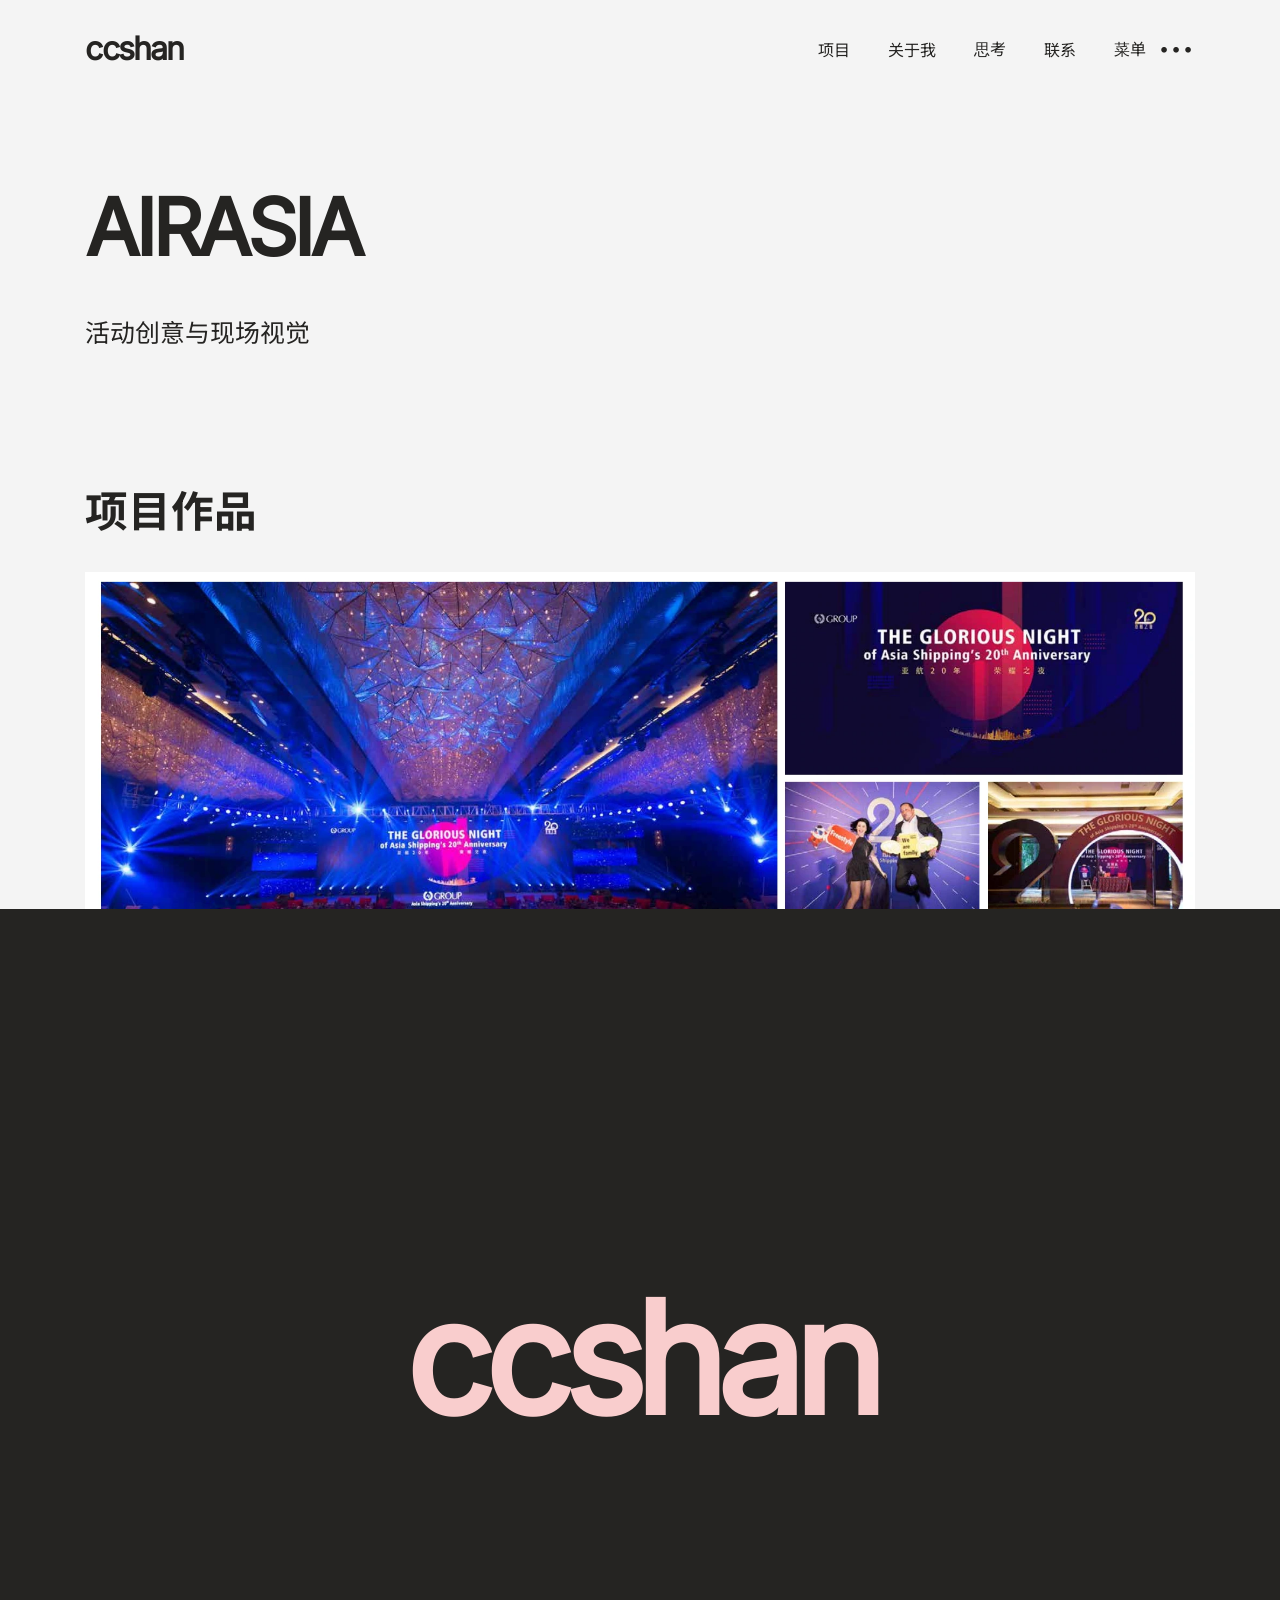
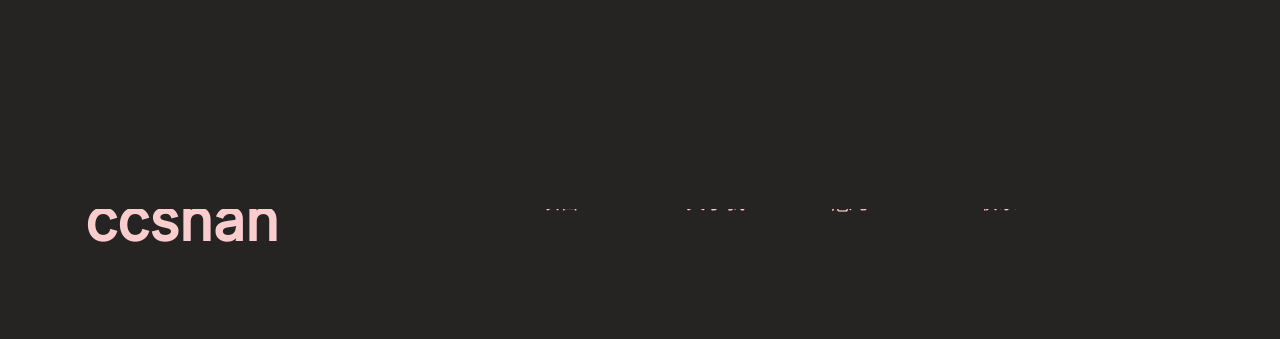
<file: work/airasia/index.html>
<!doctype html><html lang="zh-CN"><head><meta charset="utf-8"><meta name="viewport" content="width=device-width,initial-scale=1,viewport-fit=cover"><meta name="theme-color" content="#252422"><title>AIRASIA｜ccshan</title><meta name="description" content="ccshan，关注消费科技与智能硬件的视觉设计经理。品牌视觉、产品叙事、核心创意与团队交付。意向城市深圳。"><link rel="icon" href="/favicon.svg" type="image/svg+xml"><link rel="preload" href="/assets/fonts/inter-variable.woff2" as="font" type="font/woff2" crossorigin><link rel="stylesheet" href="/style.css?v=a376a8d0ce"><script src="/app.js?v=a376a8d0ce" defer></script></head><body id="top" data-page="airasia"><a class="skip-link" href="#main">跳到正文</a><header class="site-header"><a class="wordmark" href="/" aria-label="ccshan 首页">ccshan</a><nav aria-label="主导航"><a href="/work/">项目</a><a href="/about/">关于我</a><a href="/thinking/">思考</a><a href="/contact/">联系</a><button data-menu aria-controls="site-menu" aria-expanded="false" aria-label="打开全屏菜单">菜单 <span class="menu-dots" aria-hidden="true">•••</span></button></nav></header><main id="main"><div data-node-id="565:446" data-name="AIRASIA / 完整滚动内容" class="f507c28c0 f60fbb771 f8dddea07 f60541e1e fd89972fe f48bd3940 layout-column page-content"><div data-node-id="565:456" data-name="页面标题" class="f0f92246a f62fee621 f507c28c0 f60fbb771 f8dddea07 f483145a9 f60541e1e fcbe0e8fc fb369508b f9d7fcca3 f3927d6c3 fd89972fe f012fbd12 f6bc741ce f6f8dc559 layout-column section title-section"><h1 data-node-id="565:457" data-name="" class="f30675ca1 f69450ef1 fd89972fe f012fbd12 f9d9b1a1e fc24c454e reveal">AIRASIA</h1><p data-node-id="565:458" data-name="" class="f31230cd3 f8ecebc9f fd89972fe f012fbd12 f5339d8f5 f740dd107 reveal">活动创意与现场视觉</p></div><div data-node-id="565:459" data-name="项目作品" class="f507c28c0 f60fbb771 f8dddea07 f483145a9 f60541e1e f08b04966 ff95ae597 f17af9950 f3927d6c3 fd89972fe f012fbd12 f6f8dc559 layout-column section"><p data-node-id="565:460" data-name="" class="f0f92246a f30675ca1 f69450ef1 fcbe0e8fc fd89972fe f012fbd12 fa5bdcf60 f6bc741ce fc24c454e reveal">项目作品</p><div data-node-id="565:461" data-name="项目作品 / 图组" class="f507c28c0 f60fbb771 f60541e1e f08b04966 fd89972fe f012fbd12 fc24c454e layout-row"><div data-node-id="565:462" data-name="AIRASIA" class="f507c28c0 f60fbb771 f8dddea07 f90954d61 f60541e1e f08b04966 fd89972fe f012fbd12 fc24c454e layout-column"><button class="artwork-wrap" data-lightbox="/assets/figma/current-8a73082af420fb80.webp" aria-label="放大查看作品"><div data-node-id="565:463" data-name="原作品 / /assets/current/selected-img01AssetsAirasiaGallery935C33Aec1B6498AWebp.webp" class="f4d095966 fd89972fe f012fbd12 fc24c454e image-frame"><img src="/assets/figma/current-8a73082af420fb80.webp" alt="AIRASIA / 视觉作品" loading="lazy" decoding="async" class="fda4dbfbc f7b7df044 f2191c145 fb1104f41 fa4326536 f48bd3940 native-image"></div></button><p data-node-id="565:464" data-name="" class="f0f92246a f31230cd3 f8ecebc9f ff62dcabf fd89972fe f012fbd12 f7984cf1c f6bc741ce fc24c454e reveal">AIRASIA</p></div></div></div><div data-node-id="565:466" data-name="返回项目" class="f507c28c0 f60fbb771 f8dddea07 f60541e1e f08b04966 ff95ae597 f358d1fad f17af9950 fd89972fe f012fbd12 f6f8dc559 layout-column section"><a data-node-id="565:465" data-name="" href="/work/" class="f0f92246a f0214b4b3 f34516836 f31230cd3 f8ecebc9f fd6b7ed77 fd89972fe f012fbd12 f948ac89b f6bc741ce fc24c454e interactive"><p class="fcbe0e8fc reveal">返回全部项目 →</p></a></div><footer data-node-id="565:468" data-name="整站页尾 / 联系与导航" class="f4888e5ae f507c28c0 f60fbb771 f8dddea07 f58dfb5c9 f60541e1e f40a0208d fd89972fe f012fbd12 f6f8dc559 layout-column section site-footer"><div data-node-id="565:469" data-name="联系主张" class="f507c28c0 f60fbb771 f58dfb5c9 f60541e1e fd89972fe f012fbd12 fc24c454e layout-row"><div data-node-id="565:470" data-name="" class="f0f92246a f30675ca1 f69450ef1 fd6b7ed77 fd89972fe f012fbd12 f4ff26312 fdb1d69f0 f041d1e3b"><p class="fcbe0e8fc f5a4fd449 reveal">一起聊聊</p><p class="fcbe0e8fc reveal">下一份设计工作</p></div><div data-node-id="565:471" data-name="岗位与联系" class="f507c28c0 f60fbb771 f8dddea07 fcb8a78c0 f60541e1e fd89972fe f012fbd12 fab67b36c layout-column"><div data-node-id="565:472" data-name="" class="f0f92246a f31230cd3 f8ecebc9f fd6b7ed77 fd89972fe f012fbd12 fca5169a2 fdb1d69f0 fab67b36c"><p class="fcbe0e8fc f5a4fd449 reveal">深圳</p><p class="fcbe0e8fc reveal">视觉设计经理 / 视觉设计总监</p></div><a data-node-id="565:473" data-name="联系我" href="/contact/" class="fca6bcd4b feba14ce3 fba4c5089 f507c28c0 f34516836 f60fbb771 ff06c5be9 f3960ffc2 f86843cf1 fd89972fe f4c901ed9 f012fbd12 f4404fd87 interactive layout-row"><p data-node-id="565:474" data-name="" class="f0f92246a f31230cd3 f8ecebc9f fcbe0e8fc fd89972fe f012fbd12 f7984cf1c fdb1d69f0 fca6bf630 f0458b5d7 reveal">联系我</p></a></div></div><div data-node-id="565:475" data-name="编辑式分隔线" class="fa897aee9 faea61608 f8199fa7d fd89972fe f012fbd12 fc24c454e"></div><div data-node-id="565:476" data-name="页尾站点导航" class="f0f92246a f507c28c0 f34516836 f60fbb771 f58dfb5c9 f60541e1e fd6b7ed77 fd89972fe f012fbd12 fdb1d69f0 fc24c454e layout-row"><a data-node-id="565:477" data-name="" href="/" class="f0214b4b3 ffe165702 f69450ef1 f4bee8b56 fd89972fe f012fbd12 f4ff26312 fab67b36c interactive"><p class="fb96efd3a reveal">ccshan</p></a><div data-node-id="565:478" data-name="站点索引" class="f507c28c0 f60fbb771 f31230cd3 f8ecebc9f fcb8a78c0 f60541e1e fd89972fe f012fbd12 f665eebf6 f041d1e3b layout-row"><a data-node-id="565:479" data-name="" href="/work/" class="f0214b4b3 fd89972fe f012fbd12 f3efc998f interactive"><p class="fcbe0e8fc reveal">项目</p></a><a data-node-id="565:480" data-name="" href="/about/" class="f0214b4b3 fd89972fe f012fbd12 f3efc998f interactive"><p class="fcbe0e8fc reveal">关于我</p></a><a data-node-id="565:481" data-name="" href="/thinking/" class="f0214b4b3 fd89972fe f012fbd12 f3efc998f interactive"><p class="fcbe0e8fc reveal">思考</p></a><a data-node-id="565:482" data-name="" href="/contact/" class="f0214b4b3 fd89972fe f012fbd12 f3efc998f interactive"><p class="fcbe0e8fc reveal">联系</p></a></div></div></footer></div></main><dialog id="site-menu" class="site-menu figma-menu" aria-label="全屏导航"><div class="menu-top"><a href="/" data-node-id="552:388">ccshan</a><button data-close data-node-id="554:3">关闭菜单</button></div><nav class="menu-links" aria-label="网站导航"><a href="/work/" data-node-id="552:389">项目</a><a href="/about/" data-node-id="552:390">关于我</a><a href="/thinking/" data-node-id="552:391">思考</a><a href="/contact/" data-node-id="552:392">联系</a></nav><a class="menu-home" href="/" data-node-id="552:393">返回首页</a></dialog><dialog class="reel-dialog" aria-label="作品视频"><div class="dialog-bar"><span>ccshan / PROJECT FILM</span><button data-close>关闭 ×</button></div><video controls playsinline preload="none"></video></dialog><dialog class="lightbox" aria-label="作品大图"><div class="dialog-bar"><span class="lightbox-label">作品原图</span><div><button class="zoom-button" aria-pressed="false">原尺寸</button><button data-close>关闭 ×</button></div></div><div class="lightbox-scroll"><img alt="作品大图"></div></dialog><div class="page-curtain" aria-hidden="true"><span>ccshan</span></div><div class="scroll-progress" aria-hidden="true"></div></body></html>
</file>
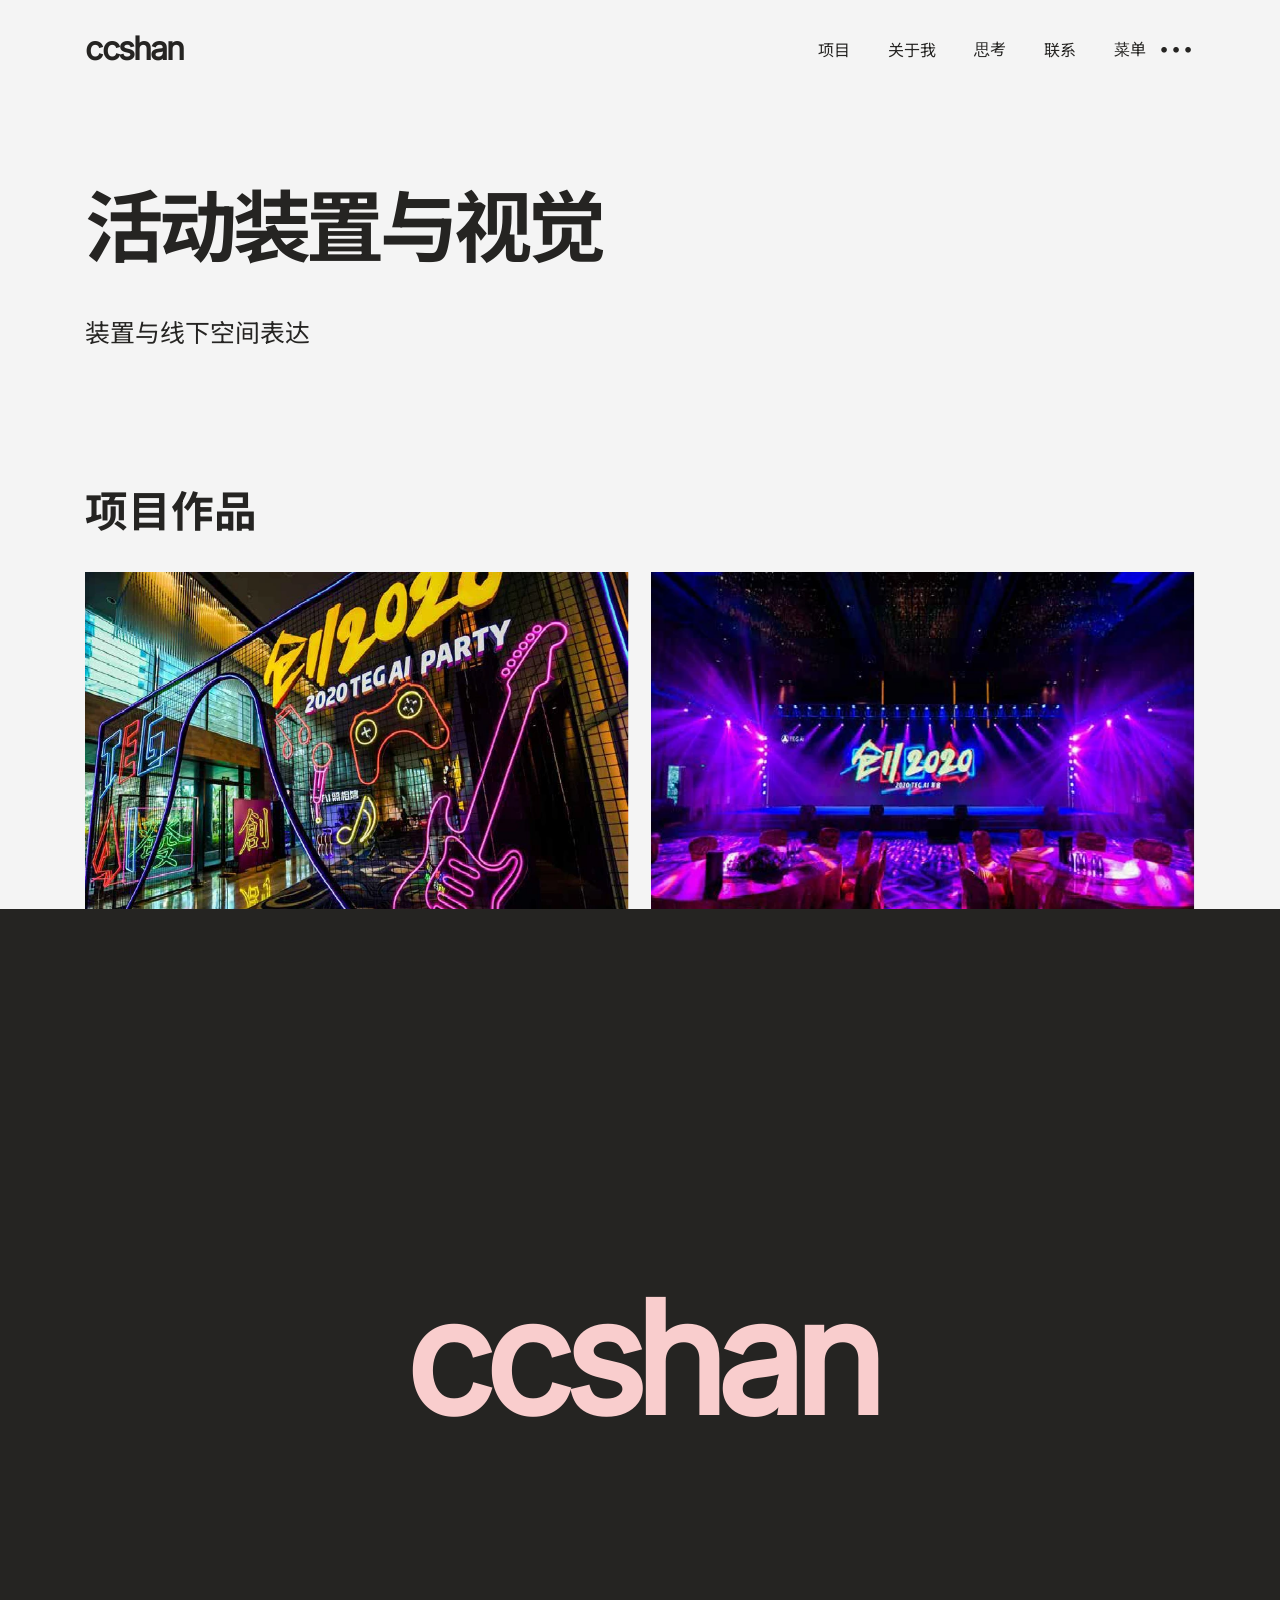
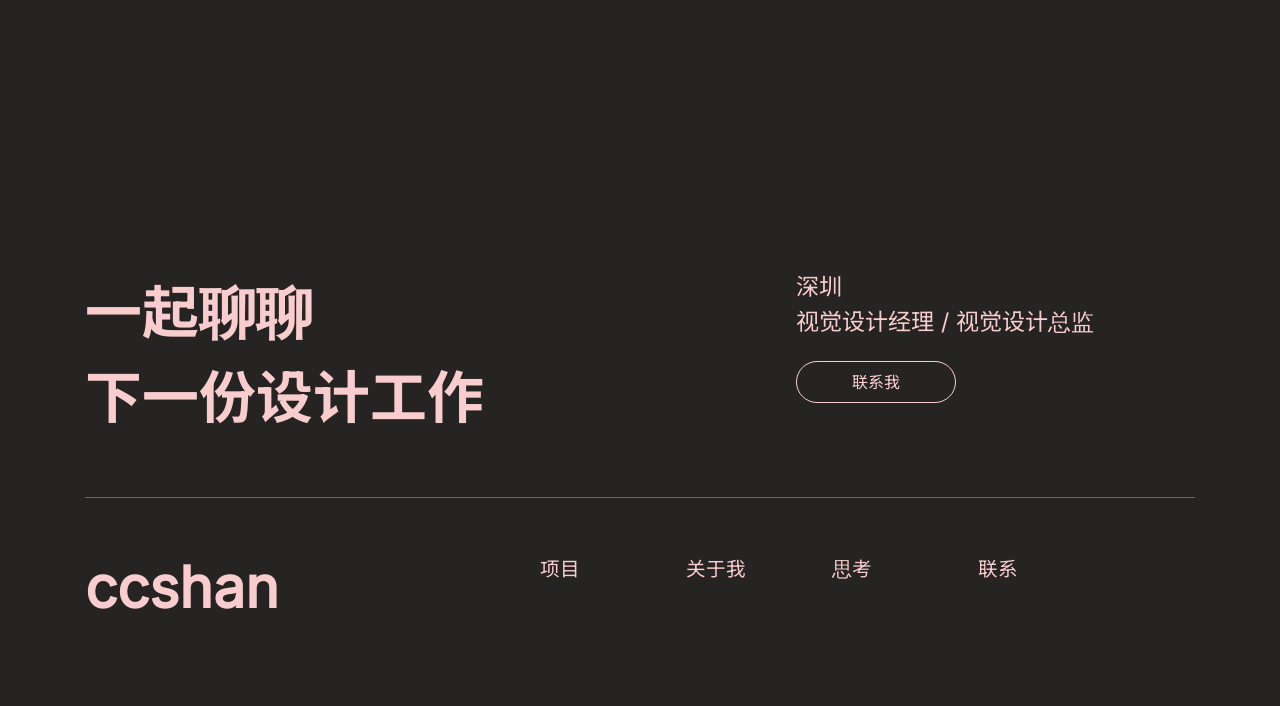
<file: work/event/index.html>
<!doctype html><html lang="zh-CN"><head><meta charset="utf-8"><meta name="viewport" content="width=device-width,initial-scale=1,viewport-fit=cover"><meta name="theme-color" content="#252422"><title>活动视觉｜ccshan</title><meta name="description" content="ccshan，关注消费科技与智能硬件的视觉设计经理。品牌视觉、产品叙事、核心创意与团队交付。意向城市深圳。"><link rel="icon" href="/favicon.svg" type="image/svg+xml"><link rel="preload" href="/assets/fonts/inter-variable.woff2" as="font" type="font/woff2" crossorigin><link rel="stylesheet" href="/style.css?v=a376a8d0ce"><script src="/app.js?v=a376a8d0ce" defer></script></head><body id="top" data-page="event"><a class="skip-link" href="#main">跳到正文</a><header class="site-header"><a class="wordmark" href="/" aria-label="ccshan 首页">ccshan</a><nav aria-label="主导航"><a href="/work/">项目</a><a href="/about/">关于我</a><a href="/thinking/">思考</a><a href="/contact/">联系</a><button data-menu aria-controls="site-menu" aria-expanded="false" aria-label="打开全屏菜单">菜单 <span class="menu-dots" aria-hidden="true">•••</span></button></nav></header><main id="main"><div data-node-id="565:492" data-name="活动装置与视觉 / 完整滚动内容" class="f507c28c0 f60fbb771 f8dddea07 f60541e1e fd89972fe f48bd3940 layout-column page-content"><div data-node-id="565:502" data-name="页面标题" class="f0f92246a f62fee621 f507c28c0 f60fbb771 f8dddea07 f483145a9 f60541e1e fcbe0e8fc fb369508b f9d7fcca3 f3927d6c3 fd89972fe f012fbd12 f6bc741ce f6f8dc559 layout-column section title-section"><h1 data-node-id="565:503" data-name="" class="f30675ca1 f69450ef1 fd89972fe f012fbd12 f9d9b1a1e fc24c454e reveal">活动装置与视觉</h1><p data-node-id="565:504" data-name="" class="f31230cd3 f8ecebc9f fd89972fe f012fbd12 f5339d8f5 f740dd107 reveal">装置与线下空间表达</p></div><div data-node-id="565:505" data-name="项目作品" class="f507c28c0 f60fbb771 f8dddea07 f483145a9 f60541e1e f08b04966 ff95ae597 f17af9950 f3927d6c3 fd89972fe f012fbd12 f6f8dc559 layout-column section"><p data-node-id="565:506" data-name="" class="f0f92246a f30675ca1 f69450ef1 fcbe0e8fc fd89972fe f012fbd12 fa5bdcf60 f6bc741ce fc24c454e reveal">项目作品</p><div data-node-id="565:507" data-name="项目作品 / 图组" class="f507c28c0 f60fbb771 fcb8a78c0 f60541e1e f08b04966 fd89972fe f012fbd12 fc24c454e layout-row"><div data-node-id="565:508" data-name="作品 / 年会装置与现场视觉 · 01" class="f507c28c0 f60fbb771 f8dddea07 f90954d61 f60541e1e f08b04966 fd89972fe f012fbd12 f1b649dad layout-column"><button class="artwork-wrap" data-lightbox="/assets/figma/current-61805ef1b12244bb.webp" aria-label="放大查看作品"><div data-node-id="565:509" data-name="原作品 / /assets/current/selected-img01AssetsEventGallery00D9903E982913F6Webp.webp" class="fea97dcc5 fd89972fe f012fbd12 f1b649dad image-frame"><img src="/assets/figma/current-61805ef1b12244bb.webp" alt="活动视觉 / 视觉作品" loading="lazy" decoding="async" class="fda4dbfbc f7b7df044 f2191c145 fb1104f41 fa4326536 f48bd3940 native-image"></div></button><p data-node-id="565:510" data-name="" class="f0f92246a f31230cd3 f8ecebc9f ff62dcabf fd89972fe f012fbd12 f7984cf1c f6bc741ce f1b649dad reveal">年会装置与现场视觉 · 01</p></div><div data-node-id="565:511" data-name="作品 / 年会装置与现场视觉 · 02" class="f507c28c0 f60fbb771 f8dddea07 f90954d61 f60541e1e f08b04966 fd89972fe f012fbd12 f1b649dad layout-column"><button class="artwork-wrap" data-lightbox="/assets/figma/current-009c56d84fdd7acc.webp" aria-label="放大查看作品"><div data-node-id="565:512" data-name="原作品 / /assets/current/selected-img02AssetsEventGallery48A799F3677729DbWebp.webp" class="f4822fbc6 fd89972fe f012fbd12 f1b649dad image-frame"><img src="/assets/figma/current-009c56d84fdd7acc.webp" alt="活动视觉 / 视觉作品" loading="lazy" decoding="async" class="fda4dbfbc f7b7df044 f2191c145 fb1104f41 fa4326536 f48bd3940 native-image"></div></button><p data-node-id="565:513" data-name="" class="f0f92246a f31230cd3 f8ecebc9f ff62dcabf fd89972fe f012fbd12 f7984cf1c f6bc741ce f1b649dad reveal">年会装置与现场视觉 · 02</p></div></div><div data-node-id="565:514" data-name="项目作品 / 图组" class="f507c28c0 f60fbb771 f60541e1e f08b04966 fd89972fe f012fbd12 fc24c454e layout-row"><div data-node-id="565:515" data-name="作品 / 年会装置与现场视觉 · 03" class="f507c28c0 f60fbb771 f8dddea07 f90954d61 f60541e1e f08b04966 fd89972fe f012fbd12 fc24c454e layout-column"><button class="artwork-wrap" data-lightbox="/assets/figma/current-2db98c31a318adec.webp" aria-label="放大查看作品"><div data-node-id="565:516" data-name="原作品 / /assets/current/selected-img03AssetsEventGallery4Ba21Df9F2160Fd8Webp.webp" class="f2d923e17 fd89972fe f012fbd12 fc24c454e image-frame"><img src="/assets/figma/current-2db98c31a318adec.webp" alt="活动视觉 / 视觉作品" loading="lazy" decoding="async" class="fda4dbfbc f7b7df044 f2191c145 fb1104f41 fa4326536 f48bd3940 native-image"></div></button><p data-node-id="565:517" data-name="" class="f0f92246a f31230cd3 f8ecebc9f ff62dcabf fd89972fe f012fbd12 f7984cf1c f6bc741ce fc24c454e reveal">年会装置与现场视觉 · 03</p></div></div></div><div data-node-id="565:519" data-name="返回项目" class="f507c28c0 f60fbb771 f8dddea07 f60541e1e f08b04966 ff95ae597 f358d1fad f17af9950 fd89972fe f012fbd12 f6f8dc559 layout-column section"><a data-node-id="565:518" data-name="" href="/work/" class="f0f92246a f0214b4b3 f34516836 f31230cd3 f8ecebc9f fd6b7ed77 fd89972fe f012fbd12 f948ac89b f6bc741ce fc24c454e interactive"><p class="fcbe0e8fc reveal">返回全部项目 →</p></a></div><footer data-node-id="565:521" data-name="整站页尾 / 联系与导航" class="f4888e5ae f507c28c0 f60fbb771 f8dddea07 f58dfb5c9 f60541e1e f40a0208d fd89972fe f012fbd12 f6f8dc559 layout-column section site-footer"><div data-node-id="565:522" data-name="联系主张" class="f507c28c0 f60fbb771 f58dfb5c9 f60541e1e fd89972fe f012fbd12 fc24c454e layout-row"><div data-node-id="565:523" data-name="" class="f0f92246a f30675ca1 f69450ef1 fd6b7ed77 fd89972fe f012fbd12 f4ff26312 fdb1d69f0 f041d1e3b"><p class="fcbe0e8fc f5a4fd449 reveal">一起聊聊</p><p class="fcbe0e8fc reveal">下一份设计工作</p></div><div data-node-id="565:524" data-name="岗位与联系" class="f507c28c0 f60fbb771 f8dddea07 fcb8a78c0 f60541e1e fd89972fe f012fbd12 fab67b36c layout-column"><div data-node-id="565:525" data-name="" class="f0f92246a f31230cd3 f8ecebc9f fd6b7ed77 fd89972fe f012fbd12 fca5169a2 fdb1d69f0 fab67b36c"><p class="fcbe0e8fc f5a4fd449 reveal">深圳</p><p class="fcbe0e8fc reveal">视觉设计经理 / 视觉设计总监</p></div><a data-node-id="565:526" data-name="联系我" href="/contact/" class="fca6bcd4b feba14ce3 fba4c5089 f507c28c0 f34516836 f60fbb771 ff06c5be9 f3960ffc2 f86843cf1 fd89972fe f4c901ed9 f012fbd12 f4404fd87 interactive layout-row"><p data-node-id="565:527" data-name="" class="f0f92246a f31230cd3 f8ecebc9f fcbe0e8fc fd89972fe f012fbd12 f7984cf1c fdb1d69f0 fca6bf630 f0458b5d7 reveal">联系我</p></a></div></div><div data-node-id="565:528" data-name="编辑式分隔线" class="fa897aee9 faea61608 f8199fa7d fd89972fe f012fbd12 fc24c454e"></div><div data-node-id="565:529" data-name="页尾站点导航" class="f0f92246a f507c28c0 f34516836 f60fbb771 f58dfb5c9 f60541e1e fd6b7ed77 fd89972fe f012fbd12 fdb1d69f0 fc24c454e layout-row"><a data-node-id="565:530" data-name="" href="/" class="f0214b4b3 ffe165702 f69450ef1 f4bee8b56 fd89972fe f012fbd12 f4ff26312 fab67b36c interactive"><p class="fb96efd3a reveal">ccshan</p></a><div data-node-id="565:531" data-name="站点索引" class="f507c28c0 f60fbb771 f31230cd3 f8ecebc9f fcb8a78c0 f60541e1e fd89972fe f012fbd12 f665eebf6 f041d1e3b layout-row"><a data-node-id="565:532" data-name="" href="/work/" class="f0214b4b3 fd89972fe f012fbd12 f3efc998f interactive"><p class="fcbe0e8fc reveal">项目</p></a><a data-node-id="565:533" data-name="" href="/about/" class="f0214b4b3 fd89972fe f012fbd12 f3efc998f interactive"><p class="fcbe0e8fc reveal">关于我</p></a><a data-node-id="565:534" data-name="" href="/thinking/" class="f0214b4b3 fd89972fe f012fbd12 f3efc998f interactive"><p class="fcbe0e8fc reveal">思考</p></a><a data-node-id="565:535" data-name="" href="/contact/" class="f0214b4b3 fd89972fe f012fbd12 f3efc998f interactive"><p class="fcbe0e8fc reveal">联系</p></a></div></div></footer></div></main><dialog id="site-menu" class="site-menu figma-menu" aria-label="全屏导航"><div class="menu-top"><a href="/" data-node-id="552:388">ccshan</a><button data-close data-node-id="554:3">关闭菜单</button></div><nav class="menu-links" aria-label="网站导航"><a href="/work/" data-node-id="552:389">项目</a><a href="/about/" data-node-id="552:390">关于我</a><a href="/thinking/" data-node-id="552:391">思考</a><a href="/contact/" data-node-id="552:392">联系</a></nav><a class="menu-home" href="/" data-node-id="552:393">返回首页</a></dialog><dialog class="reel-dialog" aria-label="作品视频"><div class="dialog-bar"><span>ccshan / PROJECT FILM</span><button data-close>关闭 ×</button></div><video controls playsinline preload="none"></video></dialog><dialog class="lightbox" aria-label="作品大图"><div class="dialog-bar"><span class="lightbox-label">作品原图</span><div><button class="zoom-button" aria-pressed="false">原尺寸</button><button data-close>关闭 ×</button></div></div><div class="lightbox-scroll"><img alt="作品大图"></div></dialog><div class="page-curtain" aria-hidden="true"><span>ccshan</span></div><div class="scroll-progress" aria-hidden="true"></div></body></html>
</file>
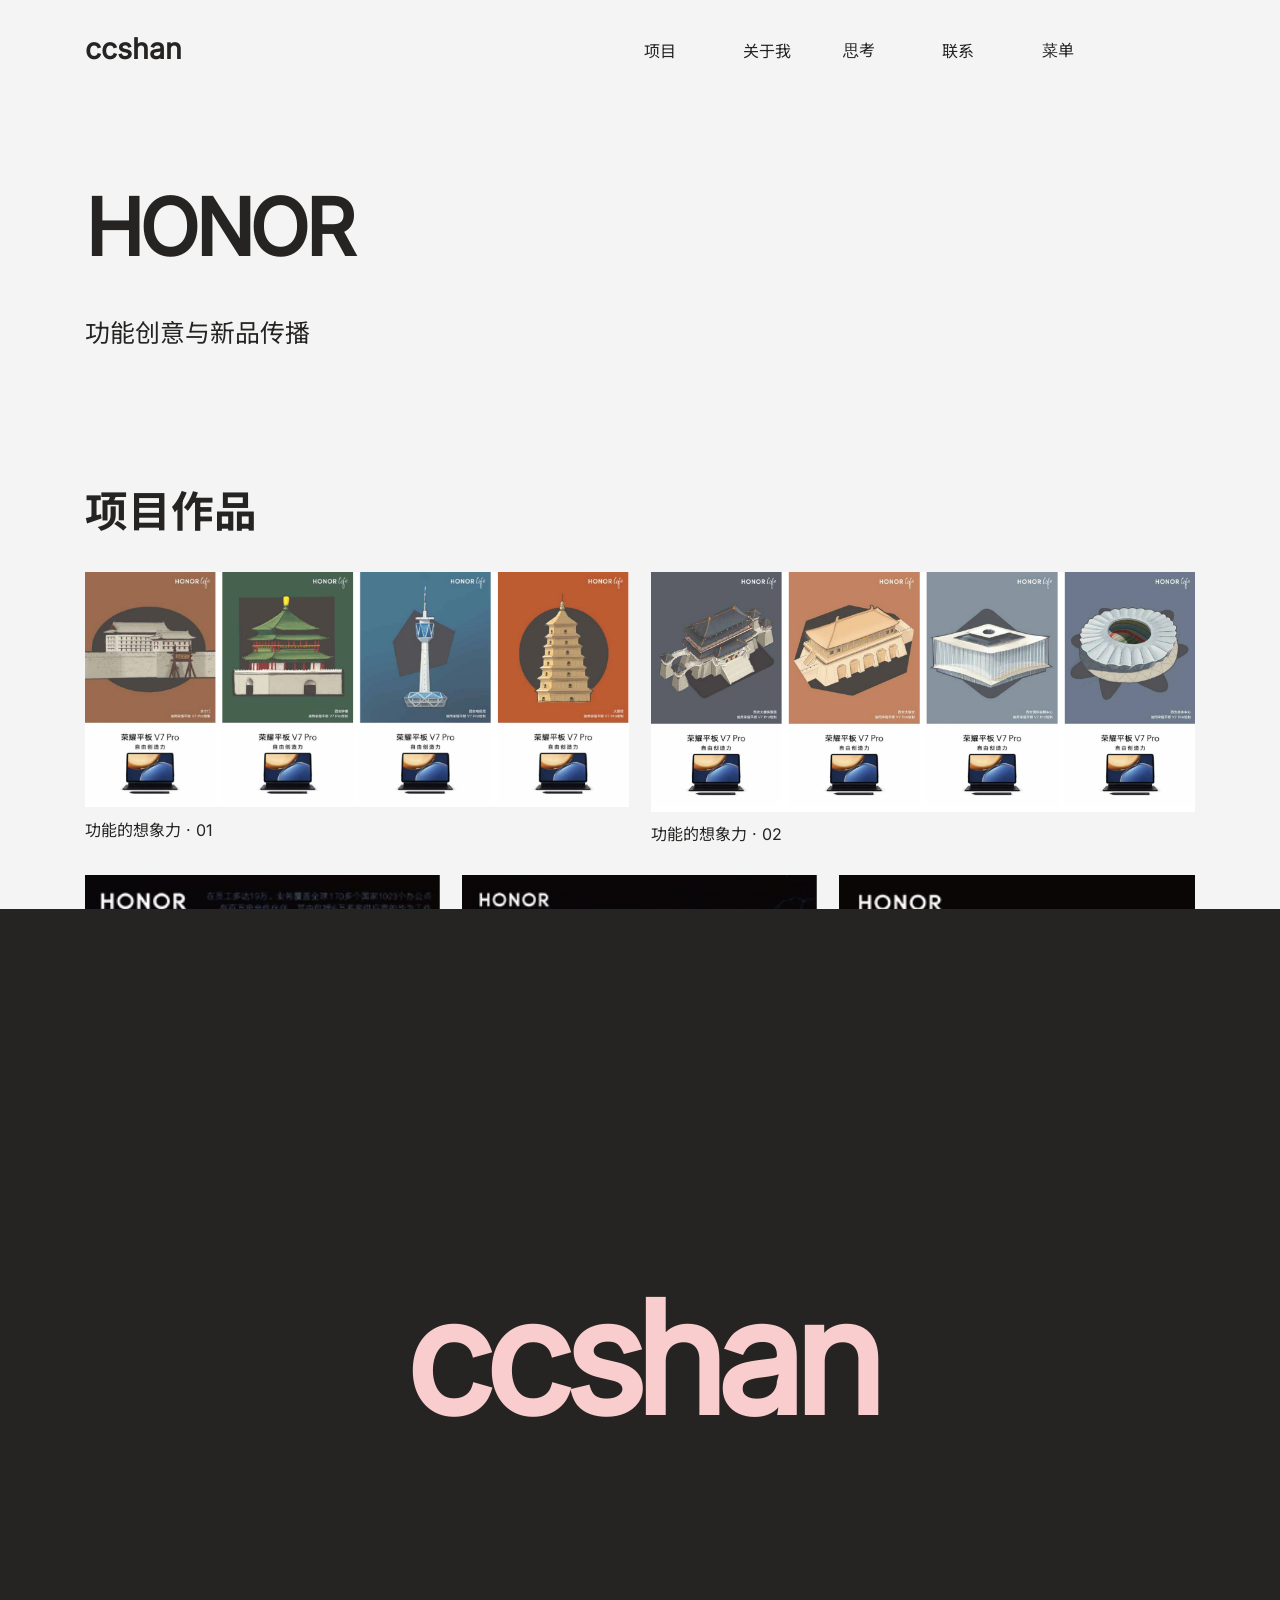
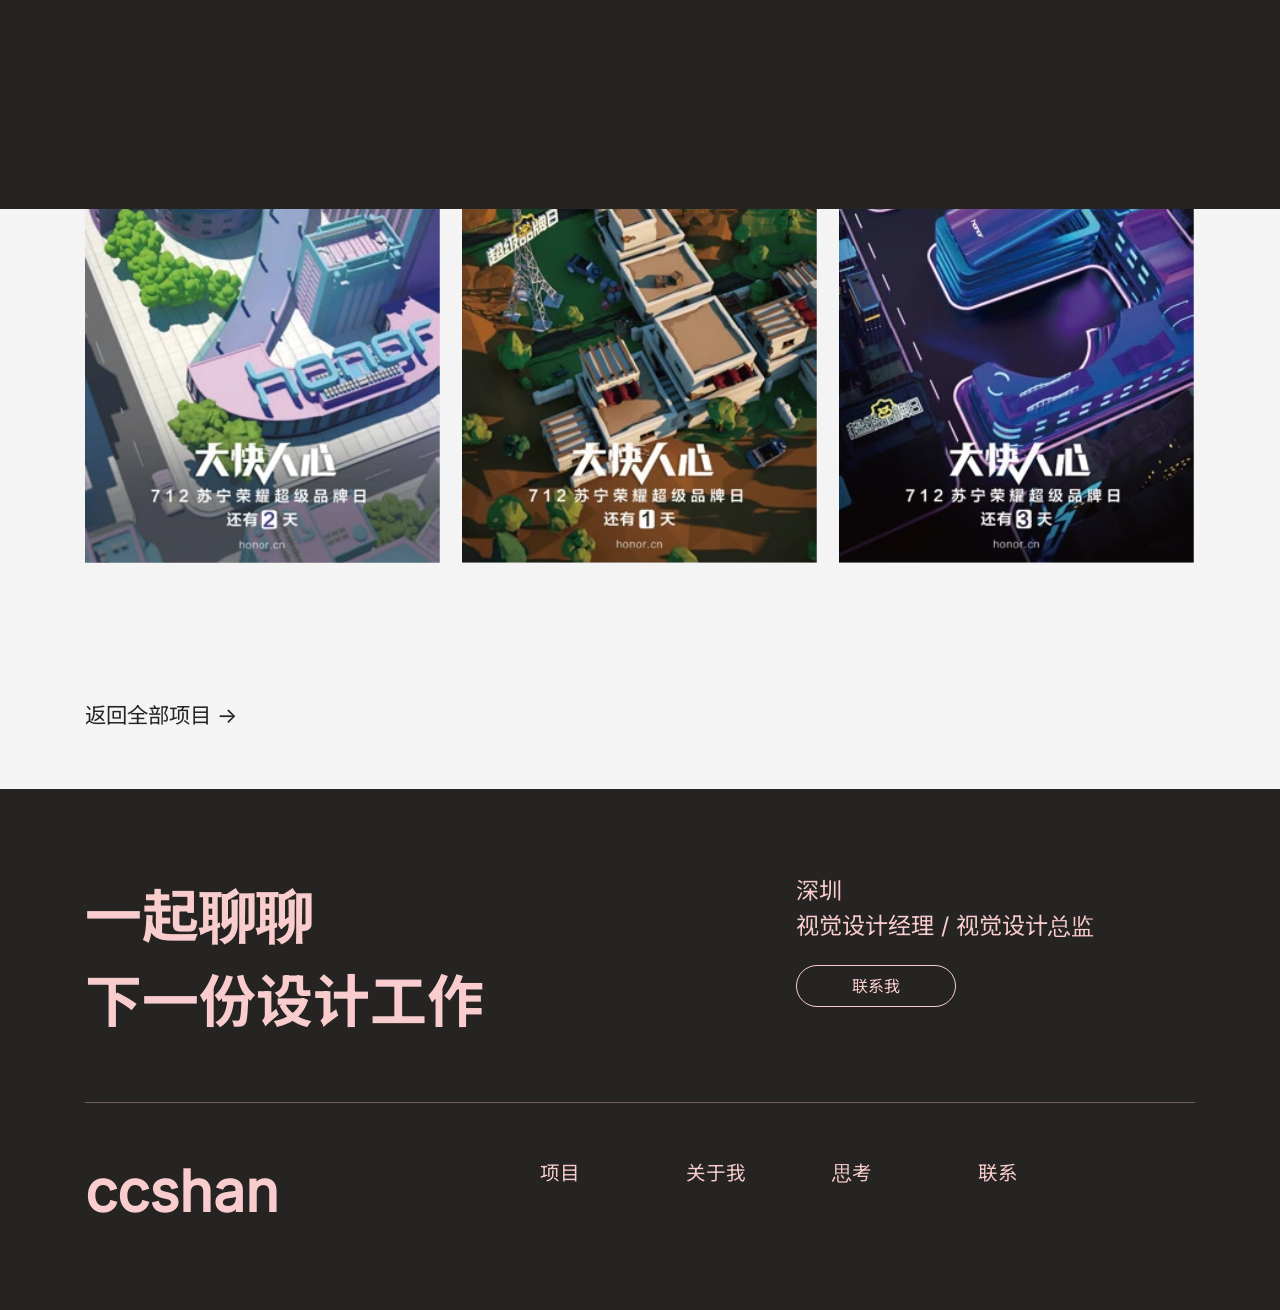
<file: work/honor/index.html>
<!doctype html><html lang="zh-CN"><head><meta charset="utf-8"><meta name="viewport" content="width=device-width,initial-scale=1,viewport-fit=cover"><meta name="theme-color" content="#252422"><title>HONOR｜ccshan</title><meta name="description" content="ccshan，关注消费科技与智能硬件的视觉设计经理。品牌视觉、产品叙事、核心创意与团队交付。意向城市深圳。"><link rel="icon" href="/favicon.svg" type="image/svg+xml"><link rel="preload" href="/assets/fonts/inter-variable.woff2" as="font" type="font/woff2" crossorigin><link rel="stylesheet" href="/style.css?v=a376a8d0ce"><script src="/app.js?v=a376a8d0ce" defer></script></head><body id="top" data-page="honor"><a class="skip-link" href="#main">跳到正文</a><header class="site-header"><a class="wordmark" href="/" aria-label="ccshan 首页">ccshan</a><nav aria-label="主导航"><a href="/work/">项目</a><a href="/about/">关于我</a><a href="/thinking/">思考</a><a href="/contact/">联系</a><button data-menu aria-controls="site-menu" aria-expanded="false" aria-label="打开全屏菜单">菜单 <span class="menu-dots" aria-hidden="true">•••</span></button></nav></header><main id="main"><div data-node-id="565:278" data-name="HONOR / 完整滚动内容" class="f507c28c0 f60fbb771 f8dddea07 f60541e1e fd89972fe f48bd3940 layout-column page-content"><div data-node-id="565:288" data-name="页面标题" class="f0f92246a f62fee621 f507c28c0 f60fbb771 f8dddea07 f483145a9 f60541e1e fcbe0e8fc fb369508b f9d7fcca3 f3927d6c3 fd89972fe f012fbd12 f6bc741ce f6f8dc559 layout-column section title-section"><h1 data-node-id="565:289" data-name="" class="f30675ca1 f69450ef1 fd89972fe f012fbd12 f9d9b1a1e fc24c454e reveal">HONOR</h1><p data-node-id="565:290" data-name="" class="f31230cd3 f8ecebc9f fd89972fe f012fbd12 f5339d8f5 f740dd107 reveal">功能创意与新品传播</p></div><div data-node-id="565:291" data-name="项目作品" class="f507c28c0 f60fbb771 f8dddea07 f483145a9 f60541e1e f08b04966 ff95ae597 f17af9950 f3927d6c3 fd89972fe f012fbd12 f6f8dc559 layout-column section"><p data-node-id="565:292" data-name="" class="f0f92246a f30675ca1 f69450ef1 fcbe0e8fc fd89972fe f012fbd12 fa5bdcf60 f6bc741ce fc24c454e reveal">项目作品</p><div data-node-id="565:293" data-name="项目作品 / 图组" class="f507c28c0 f60fbb771 fcb8a78c0 f60541e1e f08b04966 fd89972fe f012fbd12 fc24c454e layout-row"><div data-node-id="565:294" data-name="作品 / 功能的想象力 · 01" class="f507c28c0 f60fbb771 f8dddea07 f90954d61 f60541e1e f08b04966 fd89972fe f012fbd12 f1b649dad layout-column"><button class="artwork-wrap" data-lightbox="/assets/figma/current-3b92799977ef8a0f.webp" aria-label="放大查看作品"><div data-node-id="565:295" data-name="原作品 / /assets/current/selected-img01AssetsHonorGalleryDd04Be5561Ff16A1Webp.webp" style="--art-ratio:612 / 264.307" class="f22b652ae fd89972fe f012fbd12 f1b649dad image-frame"><img src="/assets/figma/current-3b92799977ef8a0f.webp" alt="HONOR / 视觉作品" loading="lazy" decoding="async" class="fda4dbfbc f7b7df044 f2191c145 fb1104f41 fa4326536 f48bd3940 native-image"></div></button><p data-node-id="565:296" data-name="" class="f0f92246a f31230cd3 f8ecebc9f ff62dcabf fd89972fe f012fbd12 f7984cf1c f6bc741ce f1b649dad reveal">功能的想象力 · 01</p></div><div data-node-id="565:297" data-name="作品 / 功能的想象力 · 02" class="f507c28c0 f60fbb771 f8dddea07 f90954d61 f60541e1e f08b04966 fd89972fe f012fbd12 f1b649dad layout-column"><button class="artwork-wrap" data-lightbox="/assets/figma/current-f39cd3f2d47c8a3d.webp" aria-label="放大查看作品"><div data-node-id="565:298" data-name="原作品 / /assets/current/selected-img02AssetsHonorGallery47A9C004462E3883Webp.webp" style="--art-ratio:612 / 269.003" class="f3997e352 fd89972fe f012fbd12 f1b649dad image-frame"><img src="/assets/figma/current-f39cd3f2d47c8a3d.webp" alt="HONOR / 视觉作品" loading="lazy" decoding="async" class="fda4dbfbc f7b7df044 f2191c145 fb1104f41 fa4326536 f48bd3940 native-image"></div></button><p data-node-id="565:299" data-name="" class="f0f92246a f31230cd3 f8ecebc9f ff62dcabf fd89972fe f012fbd12 f7984cf1c f6bc741ce f1b649dad reveal">功能的想象力 · 02</p></div></div><div data-node-id="565:300" data-name="项目作品 / 图组" class="f507c28c0 f60fbb771 fcb8a78c0 f60541e1e f08b04966 fd89972fe f012fbd12 fc24c454e layout-row"><div data-node-id="565:314" data-name="作品 / 新品传播系列 · 03" class="f507c28c0 f60fbb771 f8dddea07 f90954d61 f60541e1e f08b04966 fd89972fe f012fbd12 fdc45d79c layout-column"><button class="artwork-wrap" data-lightbox="/assets/figma/current-142cc6a5b2ba2a07.webp" aria-label="放大查看作品"><div data-node-id="565:315" data-name="原作品 / /assets/current/selected-img03AssetsHonorGallery7E44B58D91Cee571Webp.webp" style="--art-ratio:400 / 719.149" class="fa8faf8e7 fd89972fe f012fbd12 fdc45d79c image-frame"><img src="/assets/figma/current-142cc6a5b2ba2a07.webp" alt="HONOR / 视觉作品" loading="lazy" decoding="async" class="fda4dbfbc f7b7df044 f2191c145 fb1104f41 fa4326536 f48bd3940 native-image"></div></button><p data-node-id="565:316" data-name="" class="f0f92246a f31230cd3 f8ecebc9f ff62dcabf fd89972fe f012fbd12 f7984cf1c f6bc741ce fdc45d79c reveal">新品传播系列 · 03</p></div><div data-node-id="565:301" data-name="作品 / 新品传播系列 · 01" class="f507c28c0 f60fbb771 f8dddea07 f90954d61 f60541e1e f08b04966 fd89972fe f012fbd12 fdc45d79c layout-column"><button class="artwork-wrap" data-lightbox="/assets/figma/current-701cffb3f370e0e7.webp" aria-label="放大查看作品"><div data-node-id="565:302" data-name="原作品 / /assets/current/selected-img01AssetsHonorGallery25E3Fb59E7Fff934Webp.webp" style="--art-ratio:400 / 711.579" class="fc02d677f fd89972fe f012fbd12 fdc45d79c image-frame"><img src="/assets/figma/current-701cffb3f370e0e7.webp" alt="HONOR / 视觉作品" loading="lazy" decoding="async" class="fda4dbfbc f7b7df044 f2191c145 fb1104f41 fa4326536 f48bd3940 native-image"></div></button><p data-node-id="565:303" data-name="" class="f0f92246a f31230cd3 f8ecebc9f ff62dcabf fd89972fe f012fbd12 f7984cf1c f6bc741ce fdc45d79c reveal">新品传播系列 · 01</p></div><div data-node-id="565:307" data-name="作品 / 新品传播系列 · 02" class="f507c28c0 f60fbb771 f8dddea07 f90954d61 f60541e1e f08b04966 fd89972fe f012fbd12 fdc45d79c layout-column"><button class="artwork-wrap" data-lightbox="/assets/figma/current-648fdd169a594765.webp" aria-label="放大查看作品"><div data-node-id="565:308" data-name="原作品 / /assets/current/selected-img02AssetsHonorGalleryBf402E9B555A63DdWebp.webp" style="--art-ratio:400 / 708.772" class="fdb3790ac fd89972fe f012fbd12 fdc45d79c image-frame"><img src="/assets/figma/current-648fdd169a594765.webp" alt="HONOR / 视觉作品" loading="lazy" decoding="async" class="fda4dbfbc f7b7df044 f2191c145 fb1104f41 fa4326536 f48bd3940 native-image"></div></button><p data-node-id="565:309" data-name="" class="f0f92246a f31230cd3 f8ecebc9f ff62dcabf fd89972fe f012fbd12 f7984cf1c f6bc741ce fdc45d79c reveal">新品传播系列 · 02</p></div></div><div data-node-id="565:310" data-name="项目作品 / 图组" class="f507c28c0 f60fbb771 fcb8a78c0 f60541e1e f08b04966 fd89972fe f012fbd12 fc24c454e layout-row"><div data-node-id="565:304" data-name="作品 / 新品传播系列 · 04" class="f507c28c0 f60fbb771 f8dddea07 f90954d61 f60541e1e f08b04966 fd89972fe f012fbd12 fdc45d79c layout-column"><button class="artwork-wrap" data-lightbox="/assets/figma/current-290af60ef081fa44.webp" aria-label="放大查看作品"><div data-node-id="565:305" data-name="原作品 / /assets/current/selected-img04AssetsHonorGalleryEef6163Fb1Cd59F0Webp.webp" style="--art-ratio:400 / 658.333" class="fa55273ec fd89972fe f012fbd12 fdc45d79c image-frame"><img src="/assets/figma/current-290af60ef081fa44.webp" alt="HONOR / 视觉作品" loading="lazy" decoding="async" class="fda4dbfbc f7b7df044 f2191c145 fb1104f41 fa4326536 f48bd3940 native-image"></div></button><p data-node-id="565:306" data-name="" class="f0f92246a f31230cd3 f8ecebc9f ff62dcabf fd89972fe f012fbd12 f7984cf1c f6bc741ce fdc45d79c reveal">新品传播系列 · 04</p></div><div data-node-id="565:311" data-name="作品 / 新品传播系列 · 05" class="f507c28c0 f60fbb771 f8dddea07 f90954d61 f60541e1e f08b04966 fd89972fe f012fbd12 fdc45d79c layout-column"><button class="artwork-wrap" data-lightbox="/assets/figma/current-eff2f408937f1805.webp" aria-label="放大查看作品"><div data-node-id="565:312" data-name="原作品 / /assets/current/selected-img05AssetsHonorGallery3D307Ce5469C5De7Webp.webp" style="--art-ratio:400 / 659.31" class="f73558435 fd89972fe f012fbd12 fdc45d79c image-frame"><img src="/assets/figma/current-eff2f408937f1805.webp" alt="HONOR / 视觉作品" loading="lazy" decoding="async" class="fda4dbfbc f7b7df044 f2191c145 fb1104f41 fa4326536 f48bd3940 native-image"></div></button><p data-node-id="565:313" data-name="" class="f0f92246a f31230cd3 f8ecebc9f ff62dcabf fd89972fe f012fbd12 f7984cf1c f6bc741ce fdc45d79c reveal">新品传播系列 · 05</p></div><div data-node-id="565:317" data-name="作品 / 新品传播系列 · 06" class="f507c28c0 f60fbb771 f8dddea07 f90954d61 f60541e1e f08b04966 fd89972fe f012fbd12 fdc45d79c layout-column"><button class="artwork-wrap" data-lightbox="/assets/figma/current-578beb25ad819c29.webp" aria-label="放大查看作品"><div data-node-id="565:318" data-name="原作品 / /assets/current/selected-img06AssetsHonorGallery145F994Db631C6BaWebp.webp" style="--art-ratio:400 / 659.31" class="f73558435 fd89972fe f012fbd12 fdc45d79c image-frame"><img src="/assets/figma/current-578beb25ad819c29.webp" alt="HONOR / 视觉作品" loading="lazy" decoding="async" class="fda4dbfbc f7b7df044 f2191c145 fb1104f41 fa4326536 f48bd3940 native-image"></div></button><p data-node-id="565:319" data-name="" class="f0f92246a f31230cd3 f8ecebc9f ff62dcabf fd89972fe f012fbd12 f7984cf1c f6bc741ce fdc45d79c reveal">新品传播系列 · 06</p></div></div></div><div data-node-id="565:321" data-name="返回项目" class="f507c28c0 f60fbb771 f8dddea07 f60541e1e f08b04966 ff95ae597 f358d1fad f17af9950 fd89972fe f012fbd12 f6f8dc559 layout-column section"><a data-node-id="565:320" data-name="" href="/work/" class="f0f92246a f0214b4b3 f34516836 f31230cd3 f8ecebc9f fd6b7ed77 fd89972fe f012fbd12 f948ac89b f6bc741ce fc24c454e interactive"><p class="fcbe0e8fc reveal">返回全部项目 →</p></a></div><footer data-node-id="565:323" data-name="整站页尾 / 联系与导航" class="f4888e5ae f507c28c0 f60fbb771 f8dddea07 f58dfb5c9 f60541e1e f40a0208d fd89972fe f012fbd12 f6f8dc559 layout-column section site-footer"><div data-node-id="565:324" data-name="联系主张" class="f507c28c0 f60fbb771 f58dfb5c9 f60541e1e fd89972fe f012fbd12 fc24c454e layout-row"><div data-node-id="565:325" data-name="" class="f0f92246a f30675ca1 f69450ef1 fd6b7ed77 fd89972fe f012fbd12 f4ff26312 fdb1d69f0 f041d1e3b"><p class="fcbe0e8fc f5a4fd449 reveal">一起聊聊</p><p class="fcbe0e8fc reveal">下一份设计工作</p></div><div data-node-id="565:326" data-name="岗位与联系" class="f507c28c0 f60fbb771 f8dddea07 fcb8a78c0 f60541e1e fd89972fe f012fbd12 fab67b36c layout-column"><div data-node-id="565:327" data-name="" class="f0f92246a f31230cd3 f8ecebc9f fd6b7ed77 fd89972fe f012fbd12 fca5169a2 fdb1d69f0 fab67b36c"><p class="fcbe0e8fc f5a4fd449 reveal">深圳</p><p class="fcbe0e8fc reveal">视觉设计经理 / 视觉设计总监</p></div><a data-node-id="565:328" data-name="联系我" href="/contact/" class="fca6bcd4b feba14ce3 fba4c5089 f507c28c0 f34516836 f60fbb771 ff06c5be9 f3960ffc2 f86843cf1 fd89972fe f4c901ed9 f012fbd12 f4404fd87 interactive layout-row"><p data-node-id="565:329" data-name="" class="f0f92246a f31230cd3 f8ecebc9f fcbe0e8fc fd89972fe f012fbd12 f7984cf1c fdb1d69f0 fca6bf630 f0458b5d7 reveal">联系我</p></a></div></div><div data-node-id="565:330" data-name="编辑式分隔线" class="fa897aee9 faea61608 f8199fa7d fd89972fe f012fbd12 fc24c454e"></div><div data-node-id="565:331" data-name="页尾站点导航" class="f0f92246a f507c28c0 f34516836 f60fbb771 f58dfb5c9 f60541e1e fd6b7ed77 fd89972fe f012fbd12 fdb1d69f0 fc24c454e layout-row"><a data-node-id="565:332" data-name="" href="/" class="f0214b4b3 ffe165702 f69450ef1 f4bee8b56 fd89972fe f012fbd12 f4ff26312 fab67b36c interactive"><p class="fb96efd3a reveal">ccshan</p></a><div data-node-id="565:333" data-name="站点索引" class="f507c28c0 f60fbb771 f31230cd3 f8ecebc9f fcb8a78c0 f60541e1e fd89972fe f012fbd12 f665eebf6 f041d1e3b layout-row"><a data-node-id="565:334" data-name="" href="/work/" class="f0214b4b3 fd89972fe f012fbd12 f3efc998f interactive"><p class="fcbe0e8fc reveal">项目</p></a><a data-node-id="565:335" data-name="" href="/about/" class="f0214b4b3 fd89972fe f012fbd12 f3efc998f interactive"><p class="fcbe0e8fc reveal">关于我</p></a><a data-node-id="565:336" data-name="" href="/thinking/" class="f0214b4b3 fd89972fe f012fbd12 f3efc998f interactive"><p class="fcbe0e8fc reveal">思考</p></a><a data-node-id="565:337" data-name="" href="/contact/" class="f0214b4b3 fd89972fe f012fbd12 f3efc998f interactive"><p class="fcbe0e8fc reveal">联系</p></a></div></div></footer></div></main><dialog id="site-menu" class="site-menu figma-menu" aria-label="全屏导航"><div class="menu-top"><a href="/" data-node-id="552:388">ccshan</a><button data-close data-node-id="554:3">关闭菜单</button></div><nav class="menu-links" aria-label="网站导航"><a href="/work/" data-node-id="552:389">项目</a><a href="/about/" data-node-id="552:390">关于我</a><a href="/thinking/" data-node-id="552:391">思考</a><a href="/contact/" data-node-id="552:392">联系</a></nav><a class="menu-home" href="/" data-node-id="552:393">返回首页</a></dialog><dialog class="reel-dialog" aria-label="作品视频"><div class="dialog-bar"><span>ccshan / PROJECT FILM</span><button data-close>关闭 ×</button></div><video controls playsinline preload="none"></video></dialog><dialog class="lightbox" aria-label="作品大图"><div class="dialog-bar"><span class="lightbox-label">作品原图</span><div><button class="zoom-button" aria-pressed="false">原尺寸</button><button data-close>关闭 ×</button></div></div><div class="lightbox-scroll"><img alt="作品大图"></div></dialog><div class="page-curtain" aria-hidden="true"><span>ccshan</span></div><div class="scroll-progress" aria-hidden="true"></div></body></html>
</file>
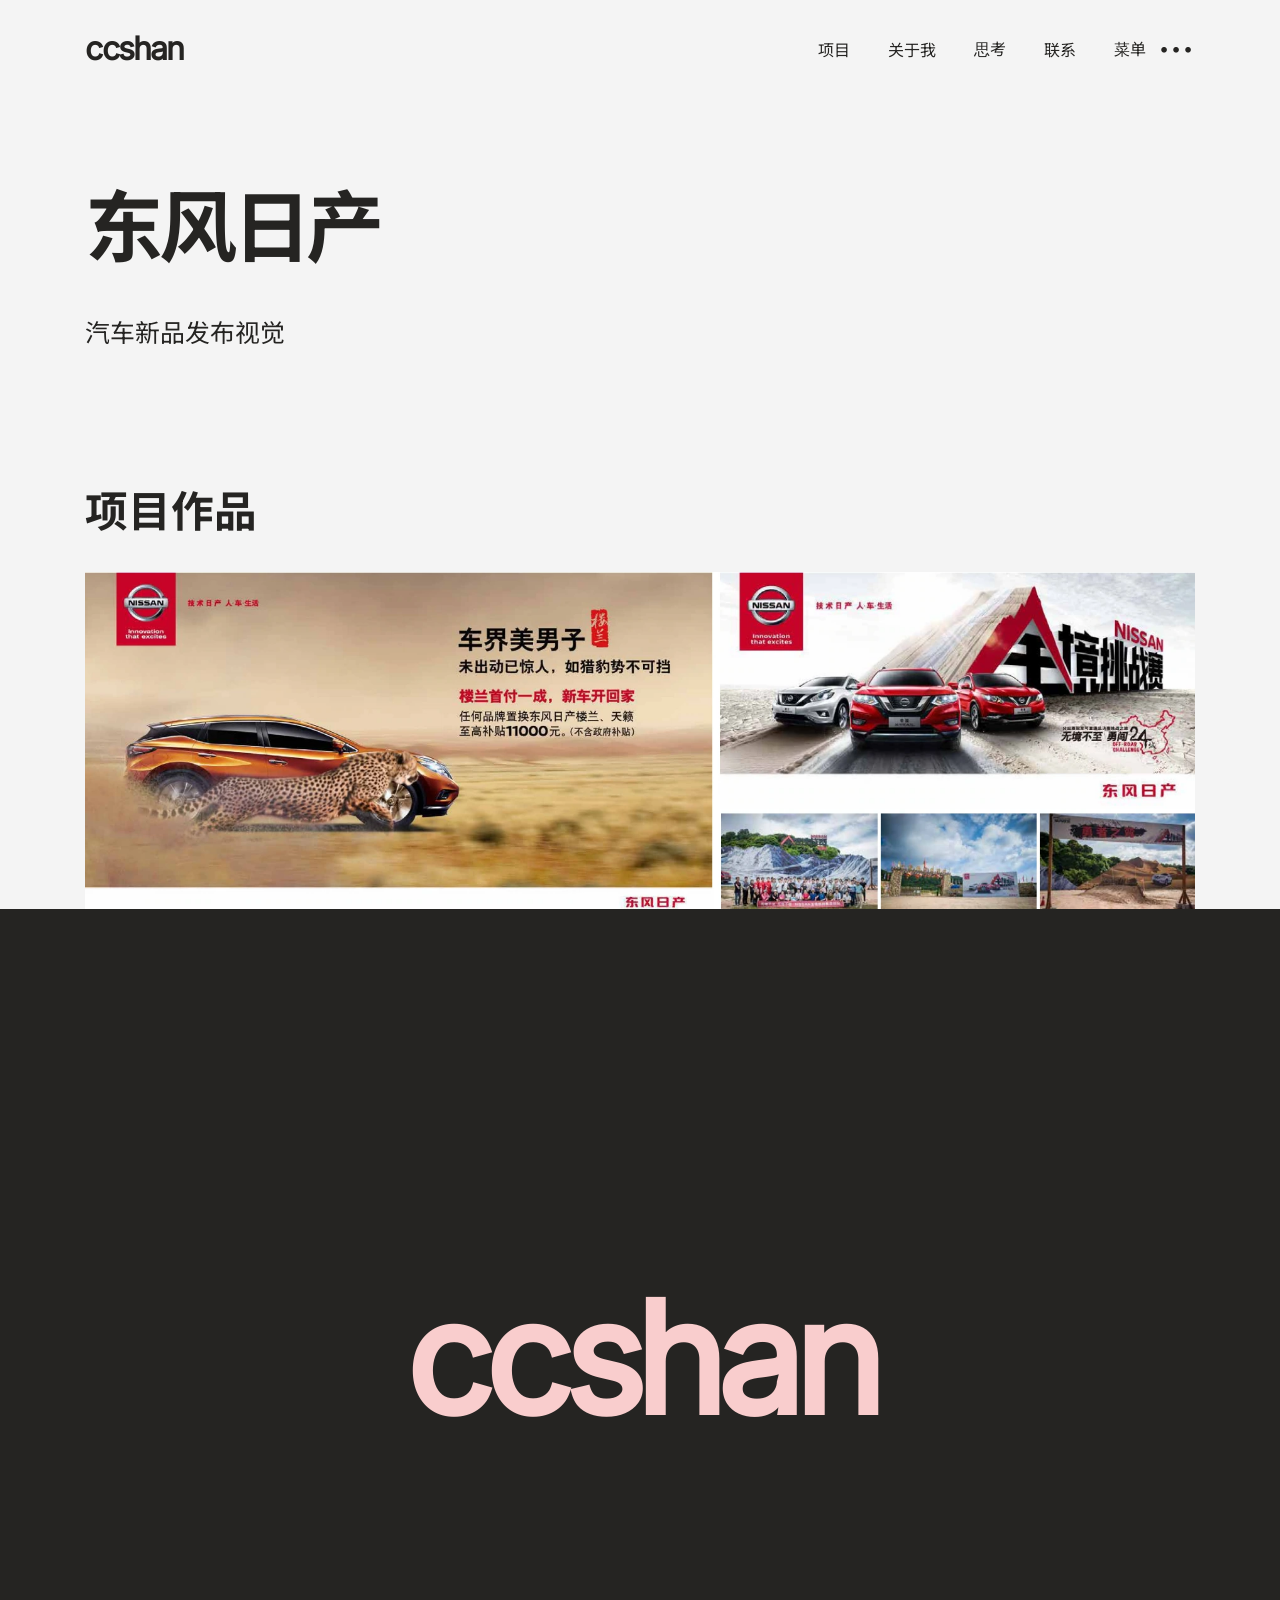
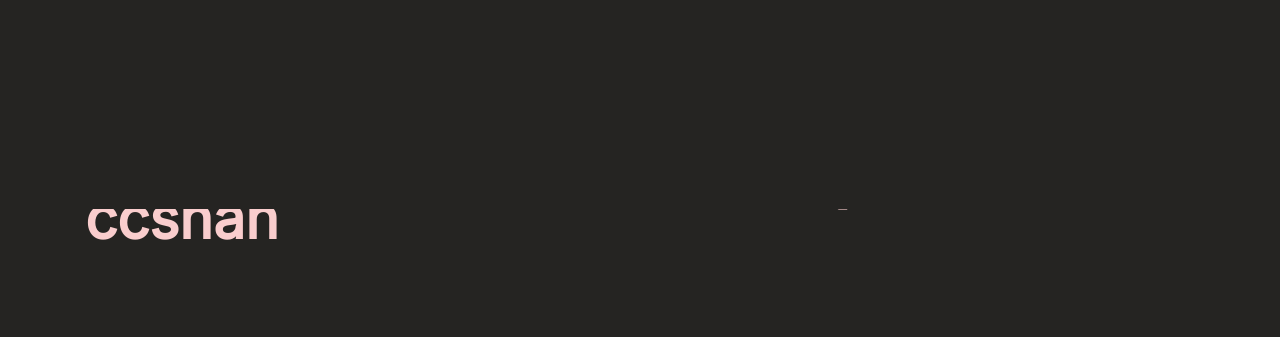
<file: work/nissan/index.html>
<!doctype html><html lang="zh-CN"><head><meta charset="utf-8"><meta name="viewport" content="width=device-width,initial-scale=1,viewport-fit=cover"><meta name="theme-color" content="#252422"><title>NISSAN｜ccshan</title><meta name="description" content="ccshan，关注消费科技与智能硬件的视觉设计经理。品牌视觉、产品叙事、核心创意与团队交付。意向城市深圳。"><link rel="icon" href="/favicon.svg" type="image/svg+xml"><link rel="preload" href="/assets/fonts/inter-variable.woff2" as="font" type="font/woff2" crossorigin><link rel="stylesheet" href="/style.css?v=a376a8d0ce"><script src="/app.js?v=a376a8d0ce" defer></script></head><body id="top" data-page="nissan"><a class="skip-link" href="#main">跳到正文</a><header class="site-header"><a class="wordmark" href="/" aria-label="ccshan 首页">ccshan</a><nav aria-label="主导航"><a href="/work/">项目</a><a href="/about/">关于我</a><a href="/thinking/">思考</a><a href="/contact/">联系</a><button data-menu aria-controls="site-menu" aria-expanded="false" aria-label="打开全屏菜单">菜单 <span class="menu-dots" aria-hidden="true">•••</span></button></nav></header><main id="main"><div data-node-id="565:400" data-name="东风日产 / 完整滚动内容" class="f507c28c0 f60fbb771 f8dddea07 f60541e1e fd89972fe f48bd3940 layout-column page-content"><div data-node-id="565:410" data-name="页面标题" class="f0f92246a f62fee621 f507c28c0 f60fbb771 f8dddea07 f483145a9 f60541e1e fcbe0e8fc fb369508b f9d7fcca3 f3927d6c3 fd89972fe f012fbd12 f6bc741ce f6f8dc559 layout-column section title-section"><h1 data-node-id="565:411" data-name="" class="f30675ca1 f69450ef1 fd89972fe f012fbd12 f9d9b1a1e fc24c454e reveal">东风日产</h1><p data-node-id="565:412" data-name="" class="f31230cd3 f8ecebc9f fd89972fe f012fbd12 f5339d8f5 f740dd107 reveal">汽车新品发布视觉</p></div><div data-node-id="565:413" data-name="项目作品" class="f507c28c0 f60fbb771 f8dddea07 f483145a9 f60541e1e f08b04966 ff95ae597 f17af9950 f3927d6c3 fd89972fe f012fbd12 f6f8dc559 layout-column section"><p data-node-id="565:414" data-name="" class="f0f92246a f30675ca1 f69450ef1 fcbe0e8fc fd89972fe f012fbd12 fa5bdcf60 f6bc741ce fc24c454e reveal">项目作品</p><div data-node-id="565:415" data-name="项目作品 / 图组" class="f507c28c0 f60fbb771 f60541e1e f08b04966 fd89972fe f012fbd12 fc24c454e layout-row"><div data-node-id="565:416" data-name="东风日产" class="f507c28c0 f60fbb771 f8dddea07 f90954d61 f60541e1e f08b04966 fd89972fe f012fbd12 fc24c454e layout-column"><button class="artwork-wrap" data-lightbox="/assets/figma/current-b3ecd4420d5377f7.webp" aria-label="放大查看作品"><div data-node-id="565:417" data-name="原作品 / /assets/current/selected-img01AssetsNissanGallery96F357Ff53D2169CWebp.webp" class="f32f874b3 fd89972fe f012fbd12 fc24c454e image-frame"><img src="/assets/figma/current-b3ecd4420d5377f7.webp" alt="NISSAN / 视觉作品" loading="lazy" decoding="async" class="fda4dbfbc f7b7df044 f2191c145 fb1104f41 fa4326536 f48bd3940 native-image"></div></button><p data-node-id="565:418" data-name="" class="f0f92246a f31230cd3 f8ecebc9f ff62dcabf fd89972fe f012fbd12 f7984cf1c f6bc741ce fc24c454e reveal">东风日产</p></div></div></div><div data-node-id="565:420" data-name="返回项目" class="f507c28c0 f60fbb771 f8dddea07 f60541e1e f08b04966 ff95ae597 f358d1fad f17af9950 fd89972fe f012fbd12 f6f8dc559 layout-column section"><a data-node-id="565:419" data-name="" href="/work/" class="f0f92246a f0214b4b3 f34516836 f31230cd3 f8ecebc9f fd6b7ed77 fd89972fe f012fbd12 f948ac89b f6bc741ce fc24c454e interactive"><p class="fcbe0e8fc reveal">返回全部项目 →</p></a></div><footer data-node-id="565:422" data-name="整站页尾 / 联系与导航" class="f4888e5ae f507c28c0 f60fbb771 f8dddea07 f58dfb5c9 f60541e1e f40a0208d fd89972fe f012fbd12 f6f8dc559 layout-column section site-footer"><div data-node-id="565:423" data-name="联系主张" class="f507c28c0 f60fbb771 f58dfb5c9 f60541e1e fd89972fe f012fbd12 fc24c454e layout-row"><div data-node-id="565:424" data-name="" class="f0f92246a f30675ca1 f69450ef1 fd6b7ed77 fd89972fe f012fbd12 f4ff26312 fdb1d69f0 f041d1e3b"><p class="fcbe0e8fc f5a4fd449 reveal">一起聊聊</p><p class="fcbe0e8fc reveal">下一份设计工作</p></div><div data-node-id="565:425" data-name="岗位与联系" class="f507c28c0 f60fbb771 f8dddea07 fcb8a78c0 f60541e1e fd89972fe f012fbd12 fab67b36c layout-column"><div data-node-id="565:426" data-name="" class="f0f92246a f31230cd3 f8ecebc9f fd6b7ed77 fd89972fe f012fbd12 fca5169a2 fdb1d69f0 fab67b36c"><p class="fcbe0e8fc f5a4fd449 reveal">深圳</p><p class="fcbe0e8fc reveal">视觉设计经理 / 视觉设计总监</p></div><a data-node-id="565:427" data-name="联系我" href="/contact/" class="fca6bcd4b feba14ce3 fba4c5089 f507c28c0 f34516836 f60fbb771 ff06c5be9 f3960ffc2 f86843cf1 fd89972fe f4c901ed9 f012fbd12 f4404fd87 interactive layout-row"><p data-node-id="565:428" data-name="" class="f0f92246a f31230cd3 f8ecebc9f fcbe0e8fc fd89972fe f012fbd12 f7984cf1c fdb1d69f0 fca6bf630 f0458b5d7 reveal">联系我</p></a></div></div><div data-node-id="565:429" data-name="编辑式分隔线" class="fa897aee9 faea61608 f8199fa7d fd89972fe f012fbd12 fc24c454e"></div><div data-node-id="565:430" data-name="页尾站点导航" class="f0f92246a f507c28c0 f34516836 f60fbb771 f58dfb5c9 f60541e1e fd6b7ed77 fd89972fe f012fbd12 fdb1d69f0 fc24c454e layout-row"><a data-node-id="565:431" data-name="" href="/" class="f0214b4b3 ffe165702 f69450ef1 f4bee8b56 fd89972fe f012fbd12 f4ff26312 fab67b36c interactive"><p class="fb96efd3a reveal">ccshan</p></a><div data-node-id="565:432" data-name="站点索引" class="f507c28c0 f60fbb771 f31230cd3 f8ecebc9f fcb8a78c0 f60541e1e fd89972fe f012fbd12 f665eebf6 f041d1e3b layout-row"><a data-node-id="565:433" data-name="" href="/work/" class="f0214b4b3 fd89972fe f012fbd12 f3efc998f interactive"><p class="fcbe0e8fc reveal">项目</p></a><a data-node-id="565:434" data-name="" href="/about/" class="f0214b4b3 fd89972fe f012fbd12 f3efc998f interactive"><p class="fcbe0e8fc reveal">关于我</p></a><a data-node-id="565:435" data-name="" href="/thinking/" class="f0214b4b3 fd89972fe f012fbd12 f3efc998f interactive"><p class="fcbe0e8fc reveal">思考</p></a><a data-node-id="565:436" data-name="" href="/contact/" class="f0214b4b3 fd89972fe f012fbd12 f3efc998f interactive"><p class="fcbe0e8fc reveal">联系</p></a></div></div></footer></div></main><dialog id="site-menu" class="site-menu figma-menu" aria-label="全屏导航"><div class="menu-top"><a href="/" data-node-id="552:388">ccshan</a><button data-close data-node-id="554:3">关闭菜单</button></div><nav class="menu-links" aria-label="网站导航"><a href="/work/" data-node-id="552:389">项目</a><a href="/about/" data-node-id="552:390">关于我</a><a href="/thinking/" data-node-id="552:391">思考</a><a href="/contact/" data-node-id="552:392">联系</a></nav><a class="menu-home" href="/" data-node-id="552:393">返回首页</a></dialog><dialog class="reel-dialog" aria-label="作品视频"><div class="dialog-bar"><span>ccshan / PROJECT FILM</span><button data-close>关闭 ×</button></div><video controls playsinline preload="none"></video></dialog><dialog class="lightbox" aria-label="作品大图"><div class="dialog-bar"><span class="lightbox-label">作品原图</span><div><button class="zoom-button" aria-pressed="false">原尺寸</button><button data-close>关闭 ×</button></div></div><div class="lightbox-scroll"><img alt="作品大图"></div></dialog><div class="page-curtain" aria-hidden="true"><span>ccshan</span></div><div class="scroll-progress" aria-hidden="true"></div></body></html>
</file>
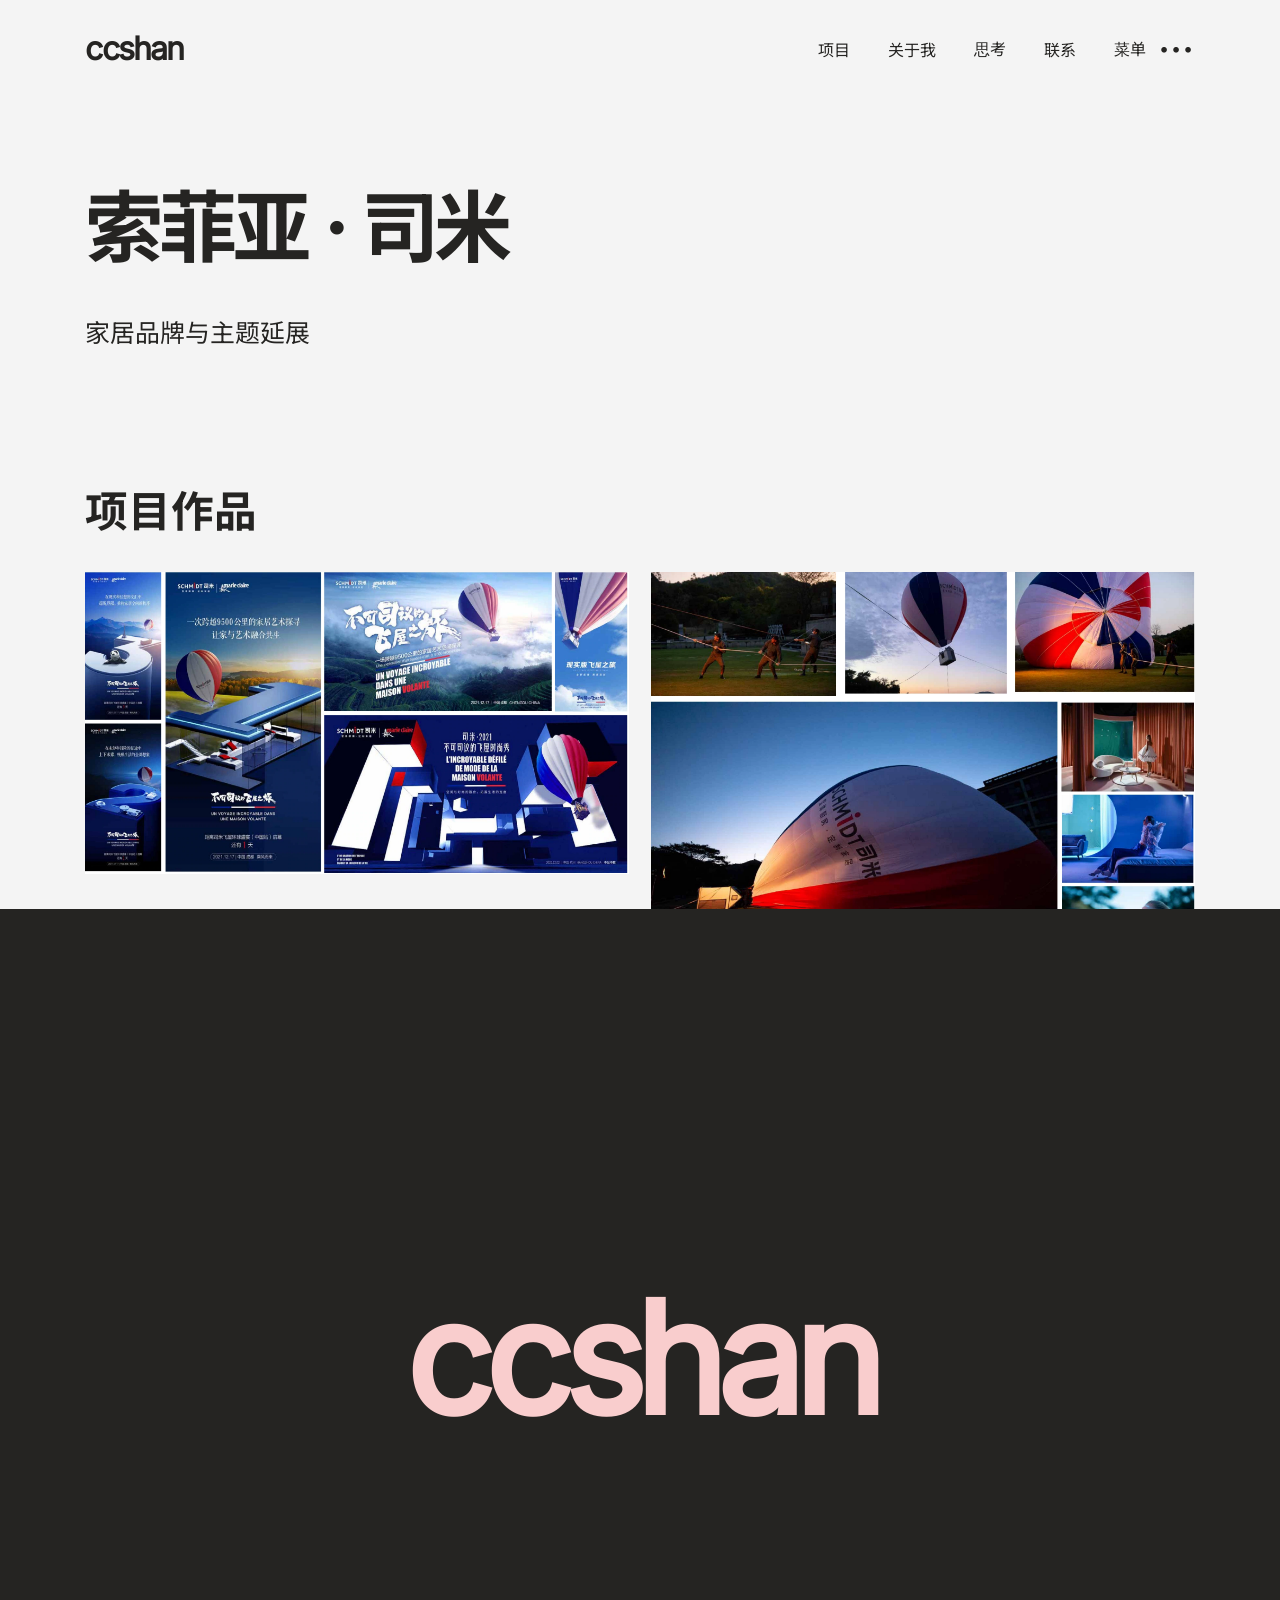
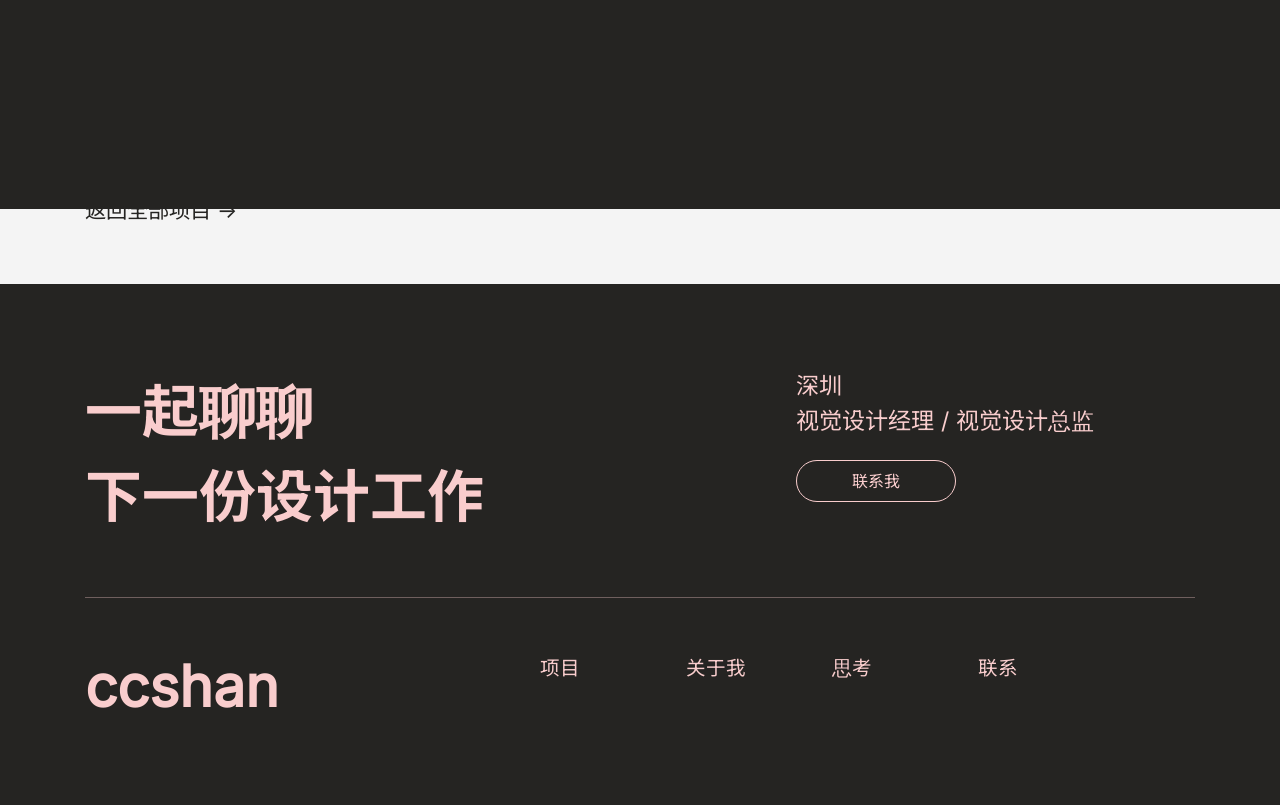
<file: work/schmidt/index.html>
<!doctype html><html lang="zh-CN"><head><meta charset="utf-8"><meta name="viewport" content="width=device-width,initial-scale=1,viewport-fit=cover"><meta name="theme-color" content="#252422"><title>SCHMIDT｜ccshan</title><meta name="description" content="ccshan，关注消费科技与智能硬件的视觉设计经理。品牌视觉、产品叙事、核心创意与团队交付。意向城市深圳。"><link rel="icon" href="/favicon.svg" type="image/svg+xml"><link rel="preload" href="/assets/fonts/inter-variable.woff2" as="font" type="font/woff2" crossorigin><link rel="stylesheet" href="/style.css?v=a376a8d0ce"><script src="/app.js?v=a376a8d0ce" defer></script></head><body id="top" data-page="schmidt"><a class="skip-link" href="#main">跳到正文</a><header class="site-header"><a class="wordmark" href="/" aria-label="ccshan 首页">ccshan</a><nav aria-label="主导航"><a href="/work/">项目</a><a href="/about/">关于我</a><a href="/thinking/">思考</a><a href="/contact/">联系</a><button data-menu aria-controls="site-menu" aria-expanded="false" aria-label="打开全屏菜单">菜单 <span class="menu-dots" aria-hidden="true">•••</span></button></nav></header><main id="main"><div data-node-id="565:347" data-name="索菲亚 · 司米 / 完整滚动内容" class="f507c28c0 f60fbb771 f8dddea07 f60541e1e fd89972fe f48bd3940 layout-column page-content"><div data-node-id="565:357" data-name="页面标题" class="f0f92246a f62fee621 f507c28c0 f60fbb771 f8dddea07 f483145a9 f60541e1e fcbe0e8fc fb369508b f9d7fcca3 f3927d6c3 fd89972fe f012fbd12 f6bc741ce f6f8dc559 layout-column section title-section"><h1 data-node-id="565:358" data-name="" class="f30675ca1 f69450ef1 fd89972fe f012fbd12 f9d9b1a1e fc24c454e reveal">索菲亚 · 司米</h1><p data-node-id="565:359" data-name="" class="f31230cd3 f8ecebc9f fd89972fe f012fbd12 f5339d8f5 f740dd107 reveal">家居品牌与主题延展</p></div><div data-node-id="565:360" data-name="项目作品" class="f507c28c0 f60fbb771 f8dddea07 f483145a9 f60541e1e f08b04966 ff95ae597 f17af9950 f3927d6c3 fd89972fe f012fbd12 f6f8dc559 layout-column section"><p data-node-id="565:361" data-name="" class="f0f92246a f30675ca1 f69450ef1 fcbe0e8fc fd89972fe f012fbd12 fa5bdcf60 f6bc741ce fc24c454e reveal">项目作品</p><div data-node-id="565:362" data-name="项目作品 / 图组" class="f507c28c0 f60fbb771 fcb8a78c0 f60541e1e f08b04966 fd89972fe f012fbd12 fc24c454e layout-row"><div data-node-id="565:363" data-name="作品 / 让品牌进入生活 · 01" class="f507c28c0 f60fbb771 f8dddea07 f90954d61 f60541e1e f08b04966 fd89972fe f012fbd12 f1b649dad layout-column"><button class="artwork-wrap" data-lightbox="/assets/figma/current-fe90fa71295a8fb7.webp" aria-label="放大查看作品"><div data-node-id="565:364" data-name="原作品 / /assets/current/selected-img01AssetsSchmidtGallery2E9Ac561B75Da5FbWebp.webp" class="f32aefe97 fd89972fe f012fbd12 f1b649dad image-frame"><img src="/assets/figma/current-fe90fa71295a8fb7.webp" alt="SCHMIDT / 视觉作品" loading="lazy" decoding="async" class="fda4dbfbc f7b7df044 f2191c145 fb1104f41 fa4326536 f48bd3940 native-image"></div></button><p data-node-id="565:365" data-name="" class="f0f92246a f31230cd3 f8ecebc9f ff62dcabf fd89972fe f012fbd12 f7984cf1c f6bc741ce f1b649dad reveal">让品牌进入生活 · 01</p></div><div data-node-id="565:366" data-name="作品 / 一个主题，多重表达 · 01" class="f507c28c0 f60fbb771 f8dddea07 f90954d61 f60541e1e f08b04966 fd89972fe f012fbd12 f1b649dad layout-column"><button class="artwork-wrap" data-lightbox="/assets/figma/current-4b89da1f19f4eb66.webp" aria-label="放大查看作品"><div data-node-id="565:367" data-name="原作品 / /assets/current/selected-img01AssetsSchmidtGalleryF205E5Cc33Cf1E9EWebp.webp" class="ffc885f34 fd89972fe f012fbd12 f1b649dad image-frame"><img src="/assets/figma/current-4b89da1f19f4eb66.webp" alt="SCHMIDT / 视觉作品" loading="lazy" decoding="async" class="fda4dbfbc f7b7df044 f2191c145 fb1104f41 fa4326536 f48bd3940 native-image"></div></button><p data-node-id="565:368" data-name="" class="f0f92246a f31230cd3 f8ecebc9f ff62dcabf fd89972fe f012fbd12 f7984cf1c f6bc741ce f1b649dad reveal">一个主题，多重表达 · 01</p></div></div><div data-node-id="565:369" data-name="项目作品 / 图组" class="f507c28c0 f60fbb771 f60541e1e f08b04966 fd89972fe f012fbd12 fc24c454e layout-row"><div data-node-id="565:370" data-name="作品 / 一个主题，多重表达 · 02" class="f507c28c0 f60fbb771 f8dddea07 f90954d61 f60541e1e f08b04966 fd89972fe f012fbd12 fc24c454e layout-column"><button class="artwork-wrap" data-lightbox="/assets/figma/current-8048bfde14df852a.webp" aria-label="放大查看作品"><div data-node-id="565:371" data-name="原作品 / /assets/current/selected-img02AssetsSchmidtGalleryCa9034Fcc9B3Ad6FWebp.webp" class="f6dcaccb1 fd89972fe f012fbd12 fc24c454e image-frame"><img src="/assets/figma/current-8048bfde14df852a.webp" alt="SCHMIDT / 视觉作品" loading="lazy" decoding="async" class="fda4dbfbc f7b7df044 f2191c145 fb1104f41 fa4326536 f48bd3940 native-image"></div></button><p data-node-id="565:372" data-name="" class="f0f92246a f31230cd3 f8ecebc9f ff62dcabf fd89972fe f012fbd12 f7984cf1c f6bc741ce fc24c454e reveal">一个主题，多重表达 · 02</p></div></div></div><div data-node-id="565:374" data-name="返回项目" class="f507c28c0 f60fbb771 f8dddea07 f60541e1e f08b04966 ff95ae597 f358d1fad f17af9950 fd89972fe f012fbd12 f6f8dc559 layout-column section"><a data-node-id="565:373" data-name="" href="/work/" class="f0f92246a f0214b4b3 f34516836 f31230cd3 f8ecebc9f fd6b7ed77 fd89972fe f012fbd12 f948ac89b f6bc741ce fc24c454e interactive"><p class="fcbe0e8fc reveal">返回全部项目 →</p></a></div><footer data-node-id="565:376" data-name="整站页尾 / 联系与导航" class="f4888e5ae f507c28c0 f60fbb771 f8dddea07 f58dfb5c9 f60541e1e f40a0208d fd89972fe f012fbd12 f6f8dc559 layout-column section site-footer"><div data-node-id="565:377" data-name="联系主张" class="f507c28c0 f60fbb771 f58dfb5c9 f60541e1e fd89972fe f012fbd12 fc24c454e layout-row"><div data-node-id="565:378" data-name="" class="f0f92246a f30675ca1 f69450ef1 fd6b7ed77 fd89972fe f012fbd12 f4ff26312 fdb1d69f0 f041d1e3b"><p class="fcbe0e8fc f5a4fd449 reveal">一起聊聊</p><p class="fcbe0e8fc reveal">下一份设计工作</p></div><div data-node-id="565:379" data-name="岗位与联系" class="f507c28c0 f60fbb771 f8dddea07 fcb8a78c0 f60541e1e fd89972fe f012fbd12 fab67b36c layout-column"><div data-node-id="565:380" data-name="" class="f0f92246a f31230cd3 f8ecebc9f fd6b7ed77 fd89972fe f012fbd12 fca5169a2 fdb1d69f0 fab67b36c"><p class="fcbe0e8fc f5a4fd449 reveal">深圳</p><p class="fcbe0e8fc reveal">视觉设计经理 / 视觉设计总监</p></div><a data-node-id="565:381" data-name="联系我" href="/contact/" class="fca6bcd4b feba14ce3 fba4c5089 f507c28c0 f34516836 f60fbb771 ff06c5be9 f3960ffc2 f86843cf1 fd89972fe f4c901ed9 f012fbd12 f4404fd87 interactive layout-row"><p data-node-id="565:382" data-name="" class="f0f92246a f31230cd3 f8ecebc9f fcbe0e8fc fd89972fe f012fbd12 f7984cf1c fdb1d69f0 fca6bf630 f0458b5d7 reveal">联系我</p></a></div></div><div data-node-id="565:383" data-name="编辑式分隔线" class="fa897aee9 faea61608 f8199fa7d fd89972fe f012fbd12 fc24c454e"></div><div data-node-id="565:384" data-name="页尾站点导航" class="f0f92246a f507c28c0 f34516836 f60fbb771 f58dfb5c9 f60541e1e fd6b7ed77 fd89972fe f012fbd12 fdb1d69f0 fc24c454e layout-row"><a data-node-id="565:385" data-name="" href="/" class="f0214b4b3 ffe165702 f69450ef1 f4bee8b56 fd89972fe f012fbd12 f4ff26312 fab67b36c interactive"><p class="fb96efd3a reveal">ccshan</p></a><div data-node-id="565:386" data-name="站点索引" class="f507c28c0 f60fbb771 f31230cd3 f8ecebc9f fcb8a78c0 f60541e1e fd89972fe f012fbd12 f665eebf6 f041d1e3b layout-row"><a data-node-id="565:387" data-name="" href="/work/" class="f0214b4b3 fd89972fe f012fbd12 f3efc998f interactive"><p class="fcbe0e8fc reveal">项目</p></a><a data-node-id="565:388" data-name="" href="/about/" class="f0214b4b3 fd89972fe f012fbd12 f3efc998f interactive"><p class="fcbe0e8fc reveal">关于我</p></a><a data-node-id="565:389" data-name="" href="/thinking/" class="f0214b4b3 fd89972fe f012fbd12 f3efc998f interactive"><p class="fcbe0e8fc reveal">思考</p></a><a data-node-id="565:390" data-name="" href="/contact/" class="f0214b4b3 fd89972fe f012fbd12 f3efc998f interactive"><p class="fcbe0e8fc reveal">联系</p></a></div></div></footer></div></main><dialog id="site-menu" class="site-menu figma-menu" aria-label="全屏导航"><div class="menu-top"><a href="/" data-node-id="552:388">ccshan</a><button data-close data-node-id="554:3">关闭菜单</button></div><nav class="menu-links" aria-label="网站导航"><a href="/work/" data-node-id="552:389">项目</a><a href="/about/" data-node-id="552:390">关于我</a><a href="/thinking/" data-node-id="552:391">思考</a><a href="/contact/" data-node-id="552:392">联系</a></nav><a class="menu-home" href="/" data-node-id="552:393">返回首页</a></dialog><dialog class="reel-dialog" aria-label="作品视频"><div class="dialog-bar"><span>ccshan / PROJECT FILM</span><button data-close>关闭 ×</button></div><video controls playsinline preload="none"></video></dialog><dialog class="lightbox" aria-label="作品大图"><div class="dialog-bar"><span class="lightbox-label">作品原图</span><div><button class="zoom-button" aria-pressed="false">原尺寸</button><button data-close>关闭 ×</button></div></div><div class="lightbox-scroll"><img alt="作品大图"></div></dialog><div class="page-curtain" aria-hidden="true"><span>ccshan</span></div><div class="scroll-progress" aria-hidden="true"></div></body></html>
</file>
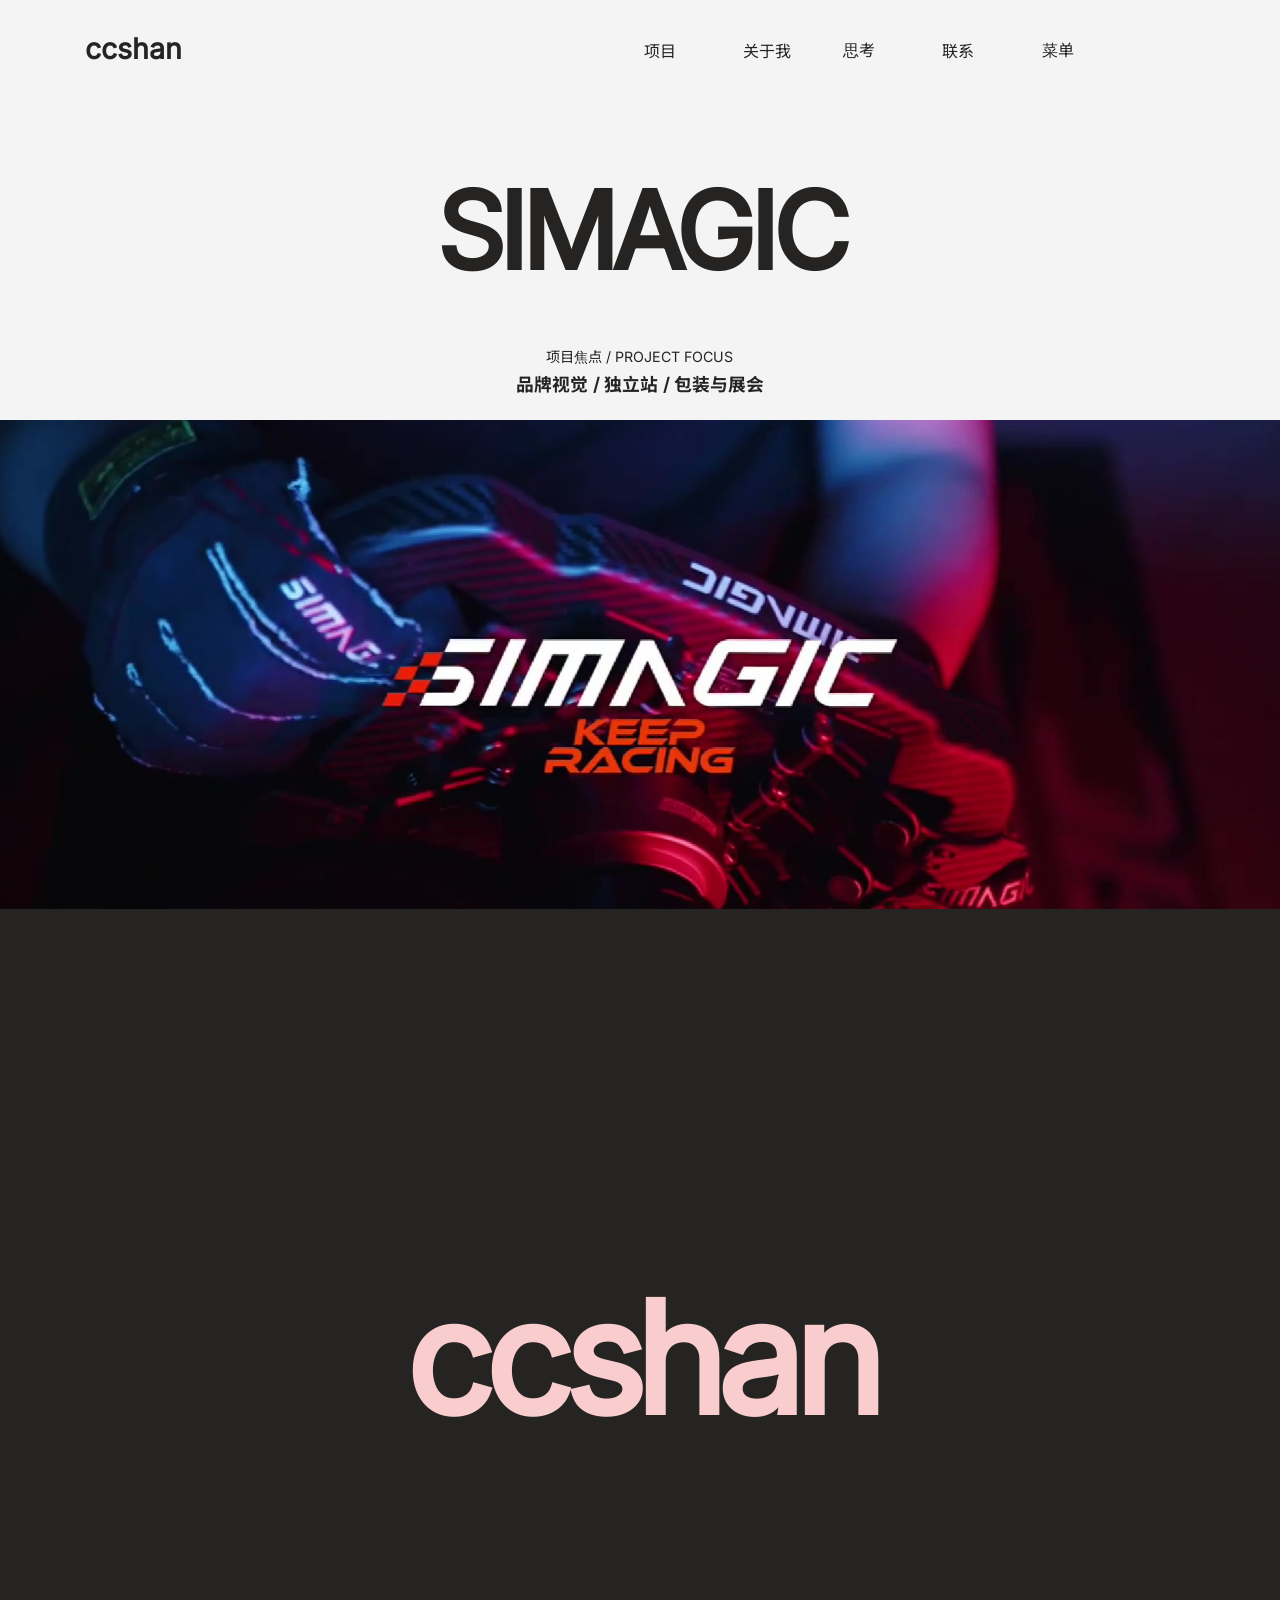
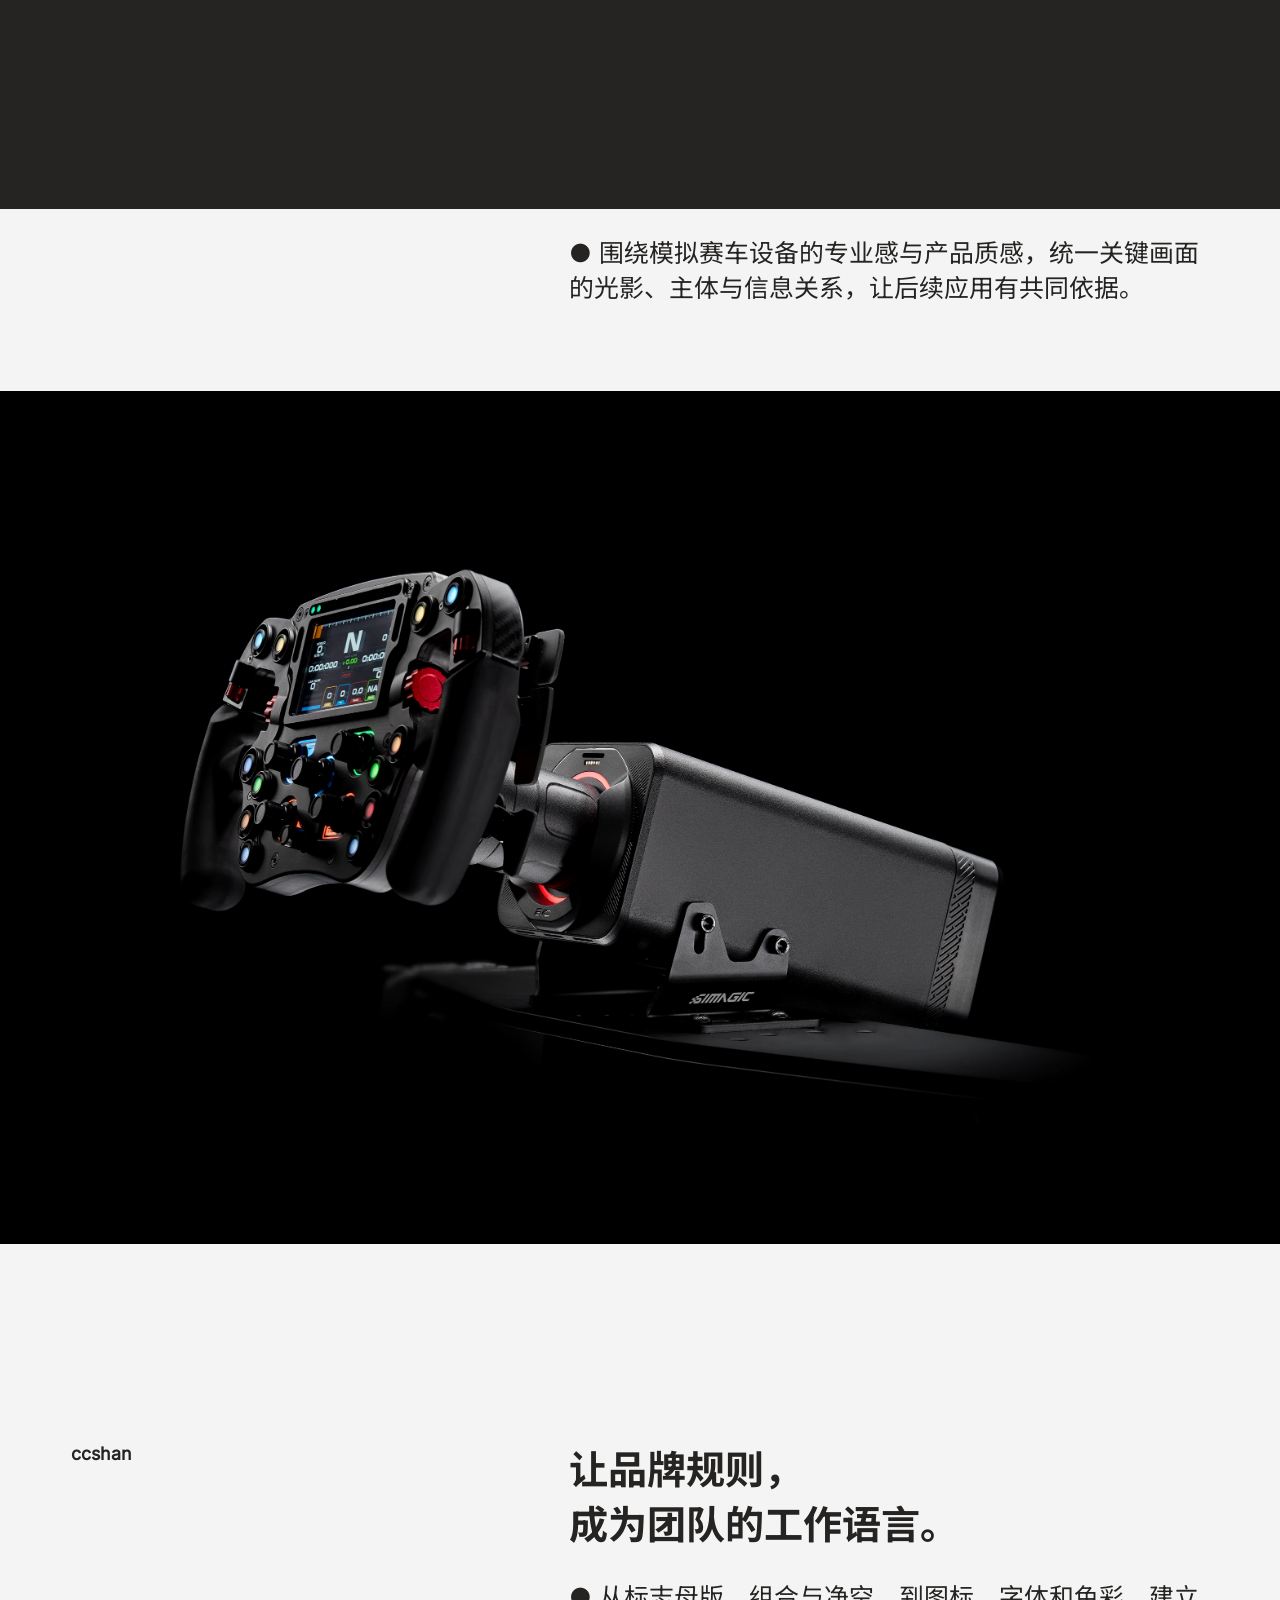
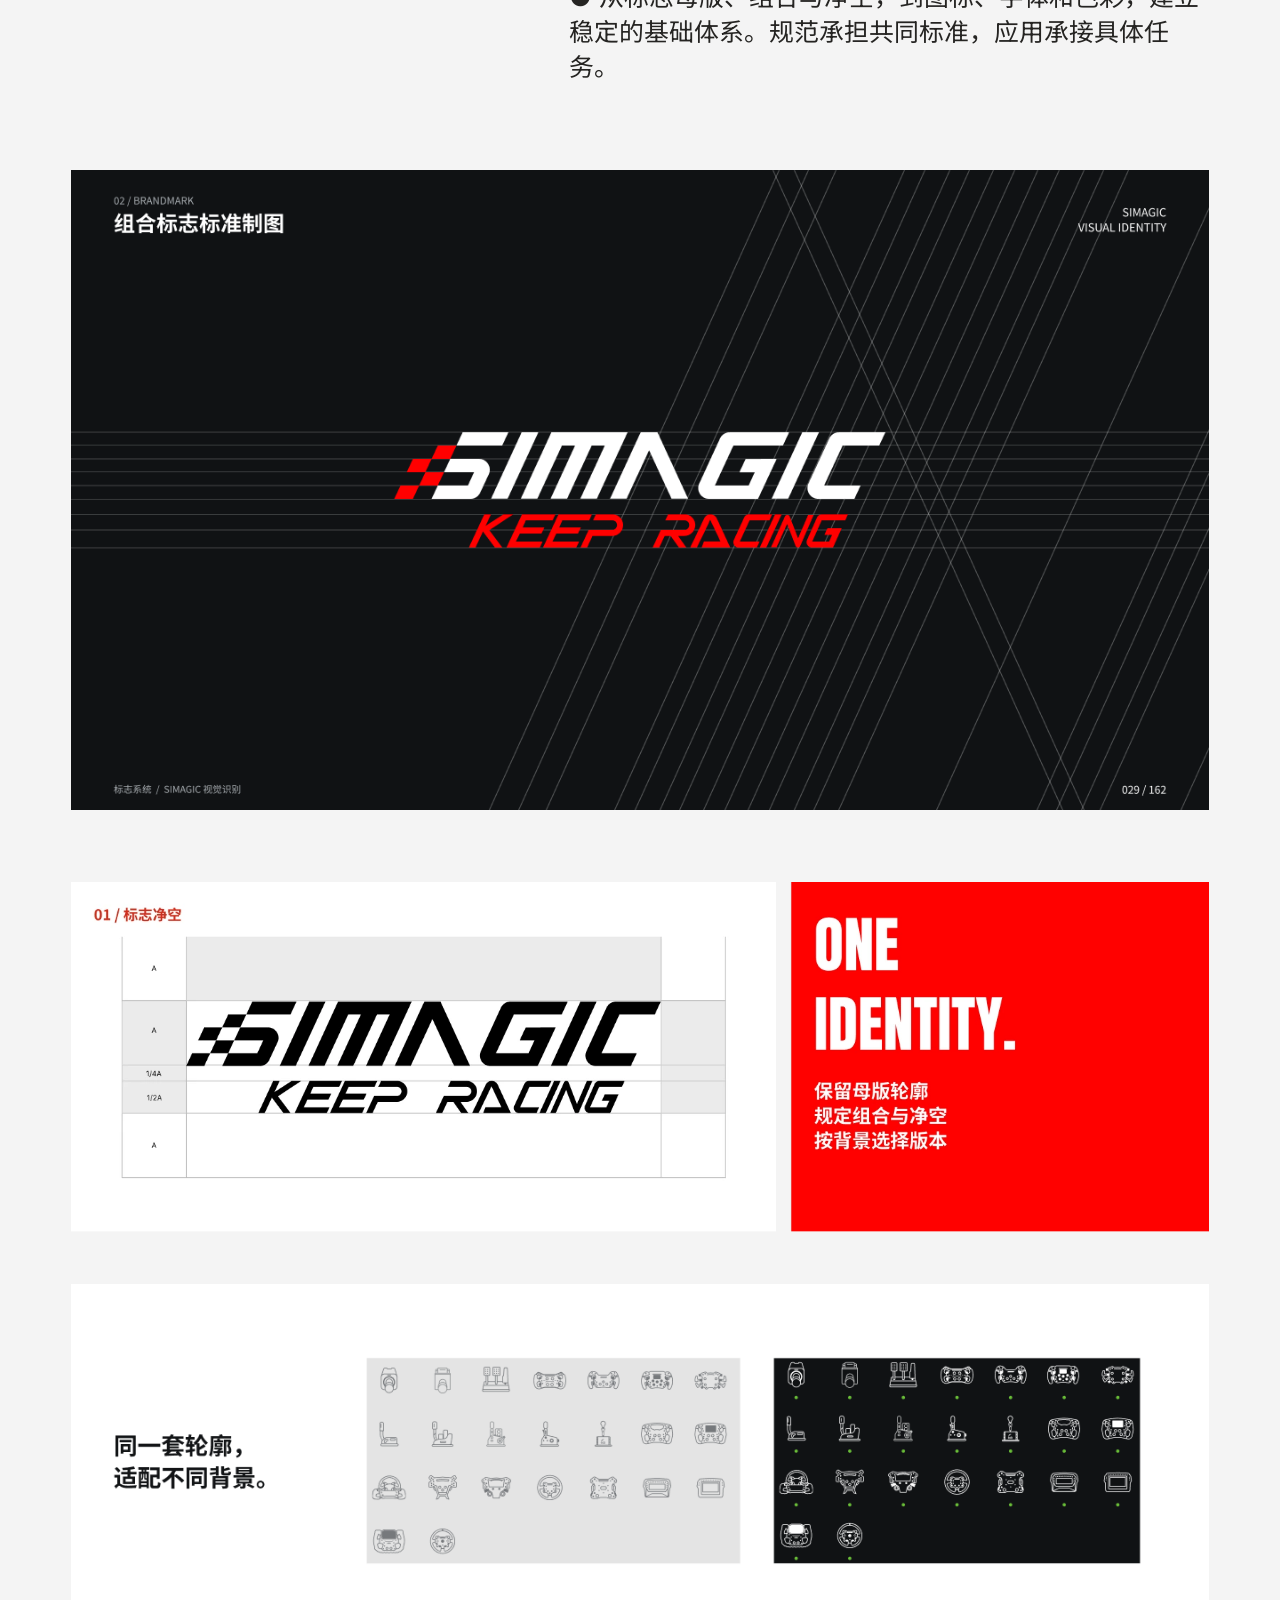
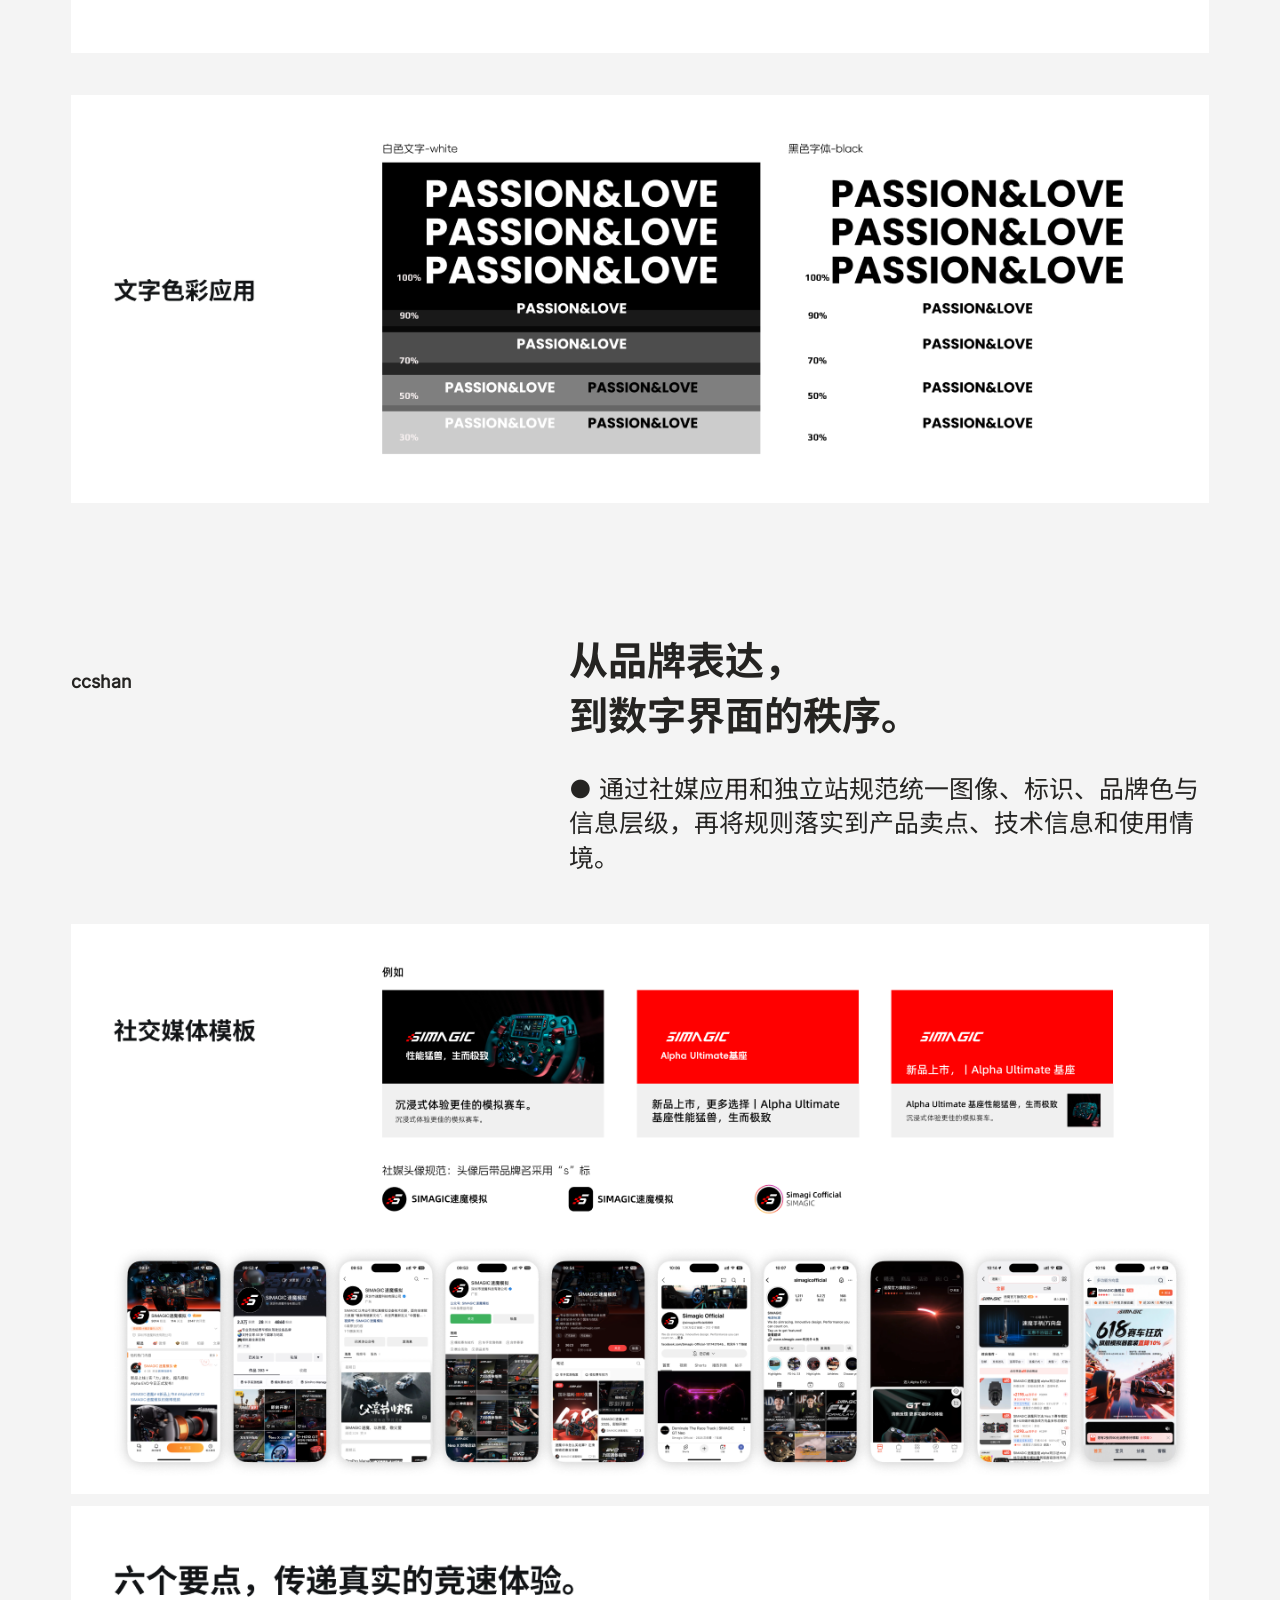
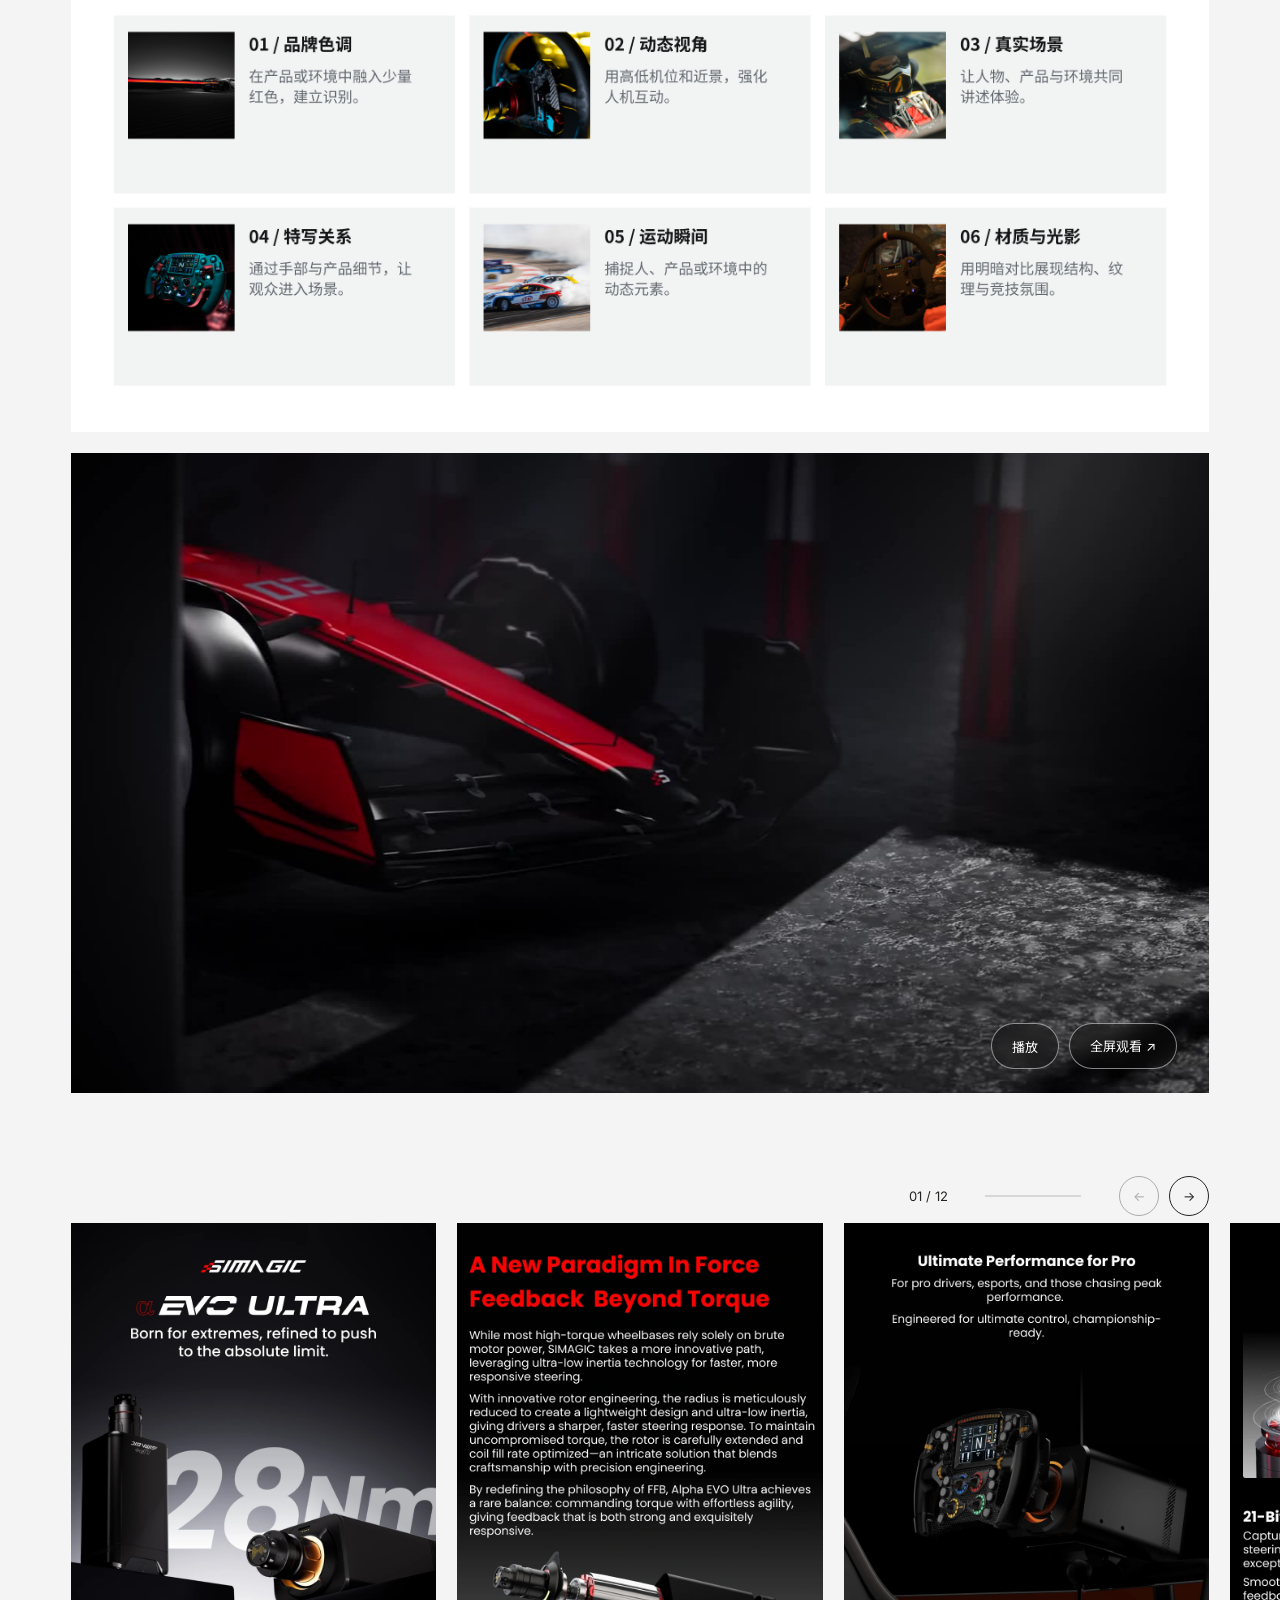
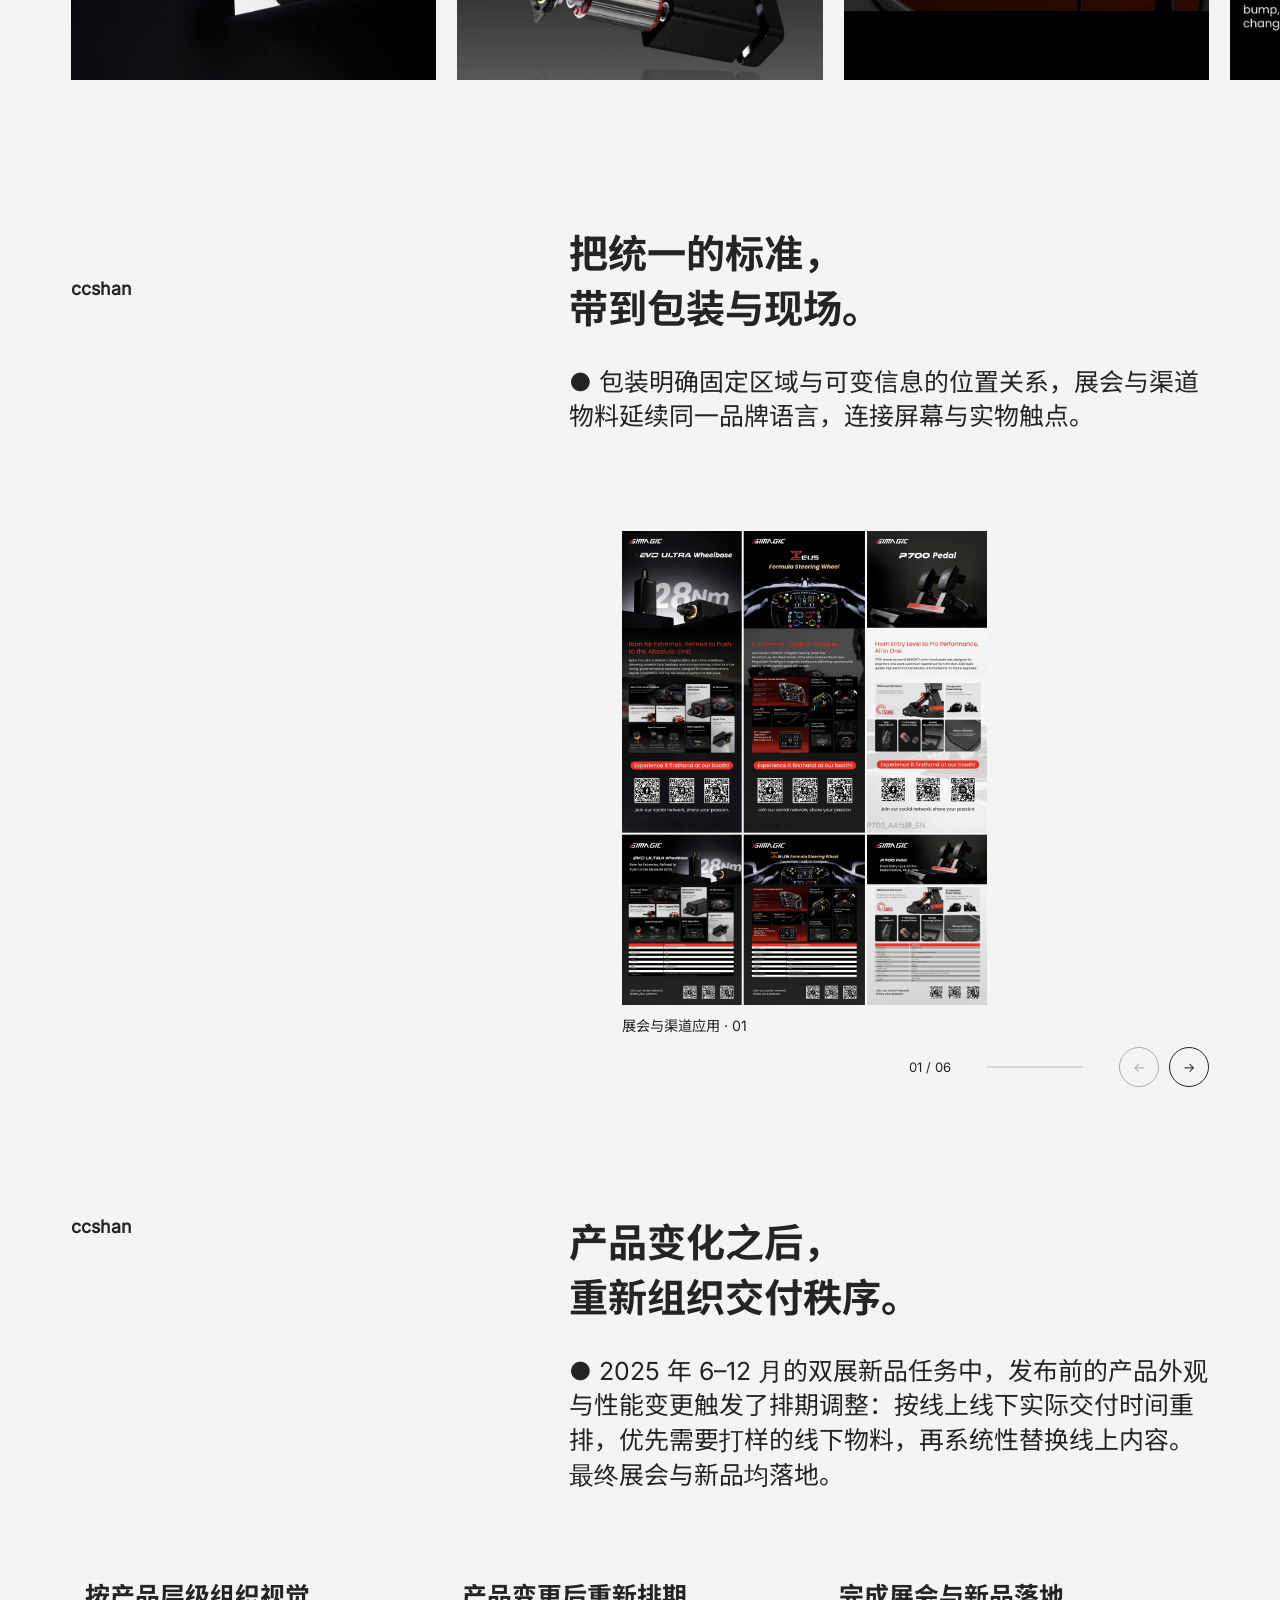
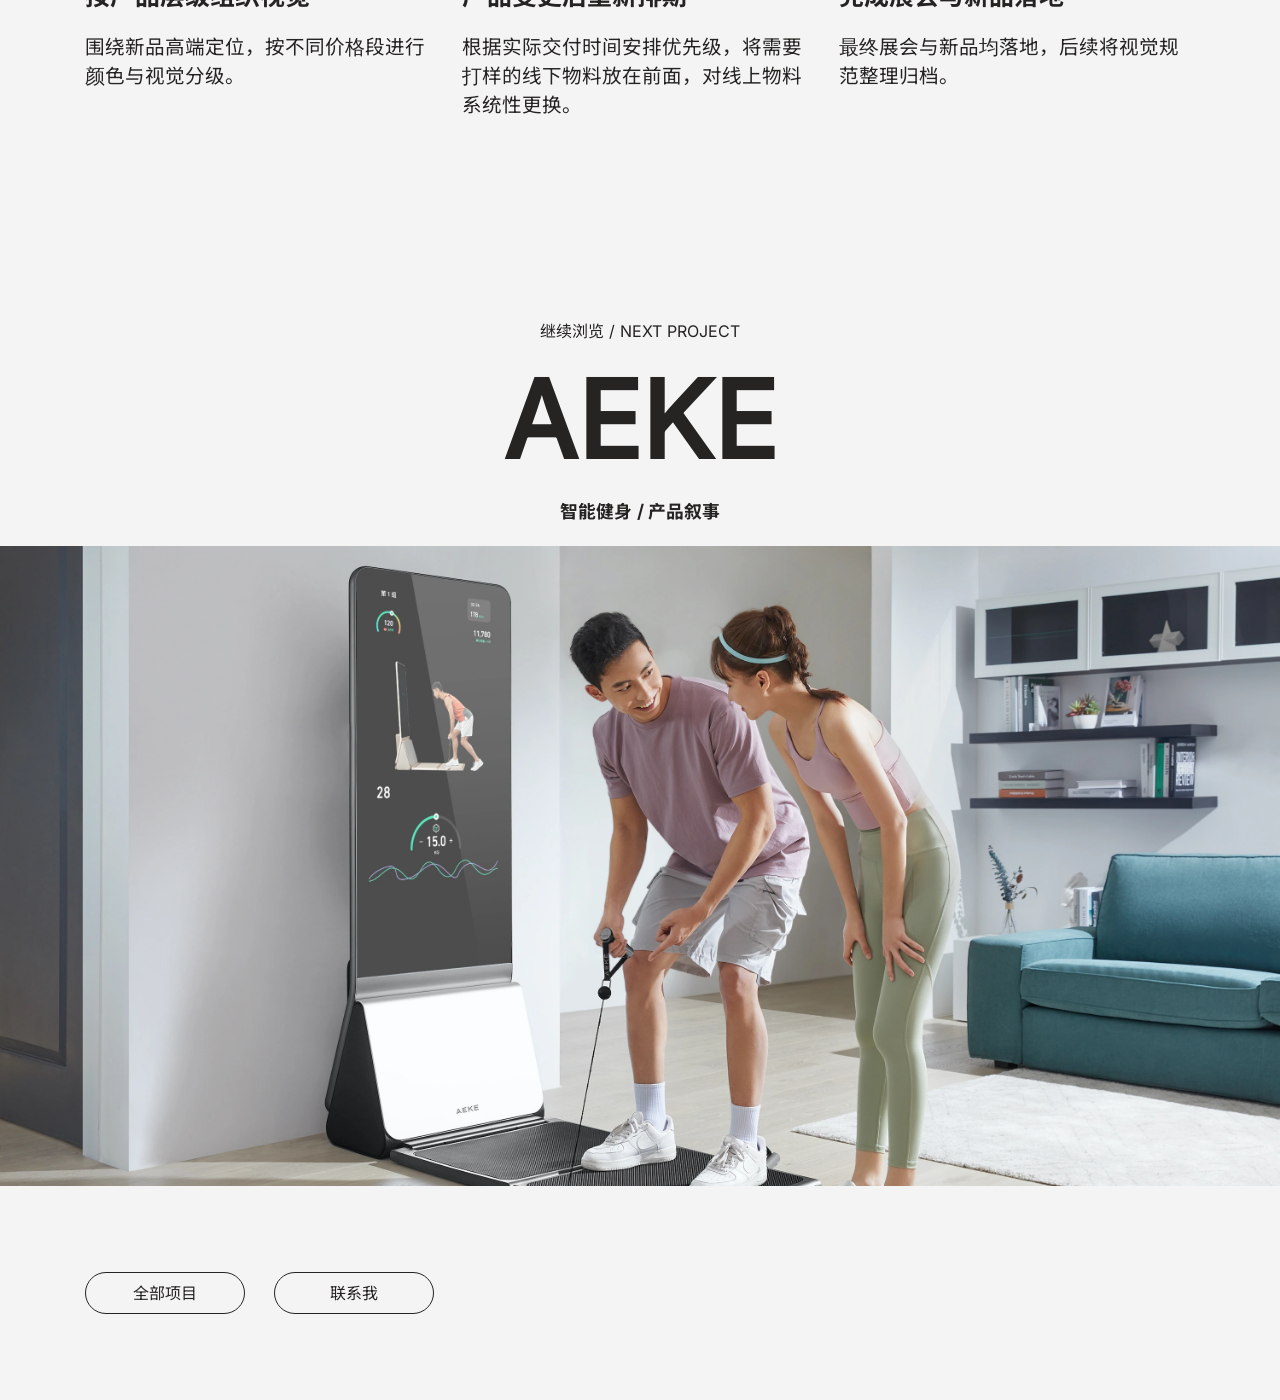
<file: work/simagic/index.html>
<!doctype html><html lang="zh-CN"><head><meta charset="utf-8"><meta name="viewport" content="width=device-width,initial-scale=1,viewport-fit=cover"><meta name="theme-color" content="#252422"><title>SIMAGIC · 品牌视觉与双展统筹｜ccshan</title><meta name="description" content="ccshan，关注消费科技与智能硬件的视觉设计经理。品牌视觉、产品叙事、核心创意与团队交付。意向城市深圳。"><link rel="icon" href="/favicon.svg" type="image/svg+xml"><link rel="preload" href="/assets/fonts/inter-variable.woff2" as="font" type="font/woff2" crossorigin><link rel="stylesheet" href="/style.css?v=a376a8d0ce"><script src="/app.js?v=a376a8d0ce" defer></script></head><body id="top" data-page="simagic"><a class="skip-link" href="#main">跳到正文</a><header class="site-header"><a class="wordmark" href="/" aria-label="ccshan 首页">ccshan</a><nav aria-label="主导航"><a href="/work/">项目</a><a href="/about/">关于我</a><a href="/thinking/">思考</a><a href="/contact/">联系</a><button data-menu aria-controls="site-menu" aria-expanded="false" aria-label="打开全屏菜单">菜单 <span class="menu-dots" aria-hidden="true">•••</span></button></nav></header><main id="main"><div class="simagic-page"><div data-node-id="575:2" data-name="SIMAGIC / 项目开场" class="f0f92246a f507c28c0 f60fbb771 f8dddea07 f58dfb5c9 f60541e1e faccae990 f5232adff ffb3854a7 fd89972fe f48bd3940 f6bc741ce fca6bf630 layout-column section title-section"><h1 data-node-id="575:3" data-name="" class="ffe165702 f69450ef1 f7bd3d408 f4bee8b56 fd89972fe f012fbd12 f22677eaa f2b4107f3 reveal">SIMAGIC</h1><div data-node-id="575:4" data-name="项目焦点" class="f507c28c0 f60fbb771 f8dddea07 f16614526 f60541e1e f08b04966 fd89972fe f012fbd12 f2b4107f3 layout-column"><p data-node-id="575:5" data-name="" class="f31230cd3 f8ecebc9f f98fbcce7 fd89972fe f012fbd12 fdf754f77 f2b4107f3 reveal">项目焦点 / PROJECT FOCUS</p><p data-node-id="575:6" data-name="" class="f30675ca1 f69450ef1 ff62dcabf fd89972fe f012fbd12 ff5691251 f2b4107f3 reveal">品牌视觉 / 独立站 / 包装与展会</p></div></div><div data-node-id="538:434" data-name="SIMAGIC / 原始封面" class="fd89972fe f48bd3940 video-frame parallax simagic-cover section"><video class="motion-video" muted loop playsinline preload="none" poster="/assets/videos/simagic-cover.jpg" data-src="/assets/videos/simagic-cover.mp4" aria-label="SIMAGIC 模拟赛车影像"></video><div class="video-controls"><button class="video-toggle" aria-label="播放视频">播放</button><button class="reel-toggle" data-video="simagic-cover">全屏观看 ↗</button></div></div><div data-node-id="575:7" data-name="SIMAGIC / Overview" class="f0f92246a f507c28c0 f60fbb771 f8dddea07 f58dfb5c9 f60541e1e f9c67cd72 ffb8ecd00 ffb3854a7 fd89972fe f48bd3940 f6bc741ce layout-column section"><div data-node-id="575:8" data-name="概览标签" class="f507c28c0 f60fbb771 f60541e1e f05c1f8ea f4bee8b56 f08b04966 fd89972fe f012fbd12 f7984cf1c f2b4107f3 layout-row"><p data-node-id="575:9" data-name="" class="ffe165702 f69450ef1 fd89972fe f012fbd12 f55cf6e03 reveal">SIMAGIC</p><p data-node-id="575:10" data-name="" class="f6ca14e6c f8ecebc9f fd89972fe f012fbd12 f55cf6e03 reveal">/ OVERVIEW</p></div><div data-node-id="575:11" data-name="项目概览" class="f507c28c0 f60fbb771 fd6db0d0d f60541e1e f08b04966 fd89972fe f012fbd12 f2b4107f3 layout-row"><div data-node-id="575:12" data-name="项目命题与本人职责" class="f507c28c0 f60fbb771 f8dddea07 fb4d29faf f60541e1e fd6b7ed77 f08b04966 fd89972fe f012fbd12 fca05926c layout-column"><div data-node-id="575:13" data-name="" class="f30675ca1 f69450ef1 fd89972fe f012fbd12 f8b071513 fca05926c"><p class="fecfb1655 f5a4fd449 reveal">以统一的品牌标准，</p><p class="fecfb1655 reveal">连接专业设备与每一个触点。</p></div><div data-node-id="575:14" data-name="" class="f31230cd3 f8ecebc9f fd89972fe f012fbd12 f665eebf6 fca05926c"><p class="f933046f7 f5a4fd449 reveal">设计经理 · 2025.03—至今</p><p class="f933046f7 f5a4fd449 reveal">视觉方向 / 规范制定 / 设计评审</p><p class="f933046f7 reveal">10 名直属下属 · 双展另有 1 名外包</p></div></div><div data-node-id="575:15" data-name="背景与方法" class="f507c28c0 f60fbb771 f8dddea07 fcb8a78c0 f60541e1e f08b04966 fd89972fe f012fbd12 f55cf6e03 layout-column"><p data-node-id="575:16" data-name="" class="f30675ca1 f69450ef1 f05c1f8ea fd89972fe f012fbd12 f7984cf1c f55cf6e03 reveal">项目背景 / BACKGROUND</p><p data-node-id="575:17" data-name="" class="f31230cd3 f8ecebc9f fdab3e991 fd89972fe f012fbd12 f948ac89b f55cf6e03 reveal">品牌需要在官网、电商、社媒、包装与展会中保持一致；新品的性能层级与高端定位，也需要被清楚地表达。</p><p data-node-id="575:18" data-name="" class="f30675ca1 f69450ef1 f05c1f8ea fd89972fe f012fbd12 f7984cf1c f55cf6e03 reveal">设计方法 / APPROACH</p><p data-node-id="575:19" data-name="" class="f31230cd3 f8ecebc9f fdab3e991 fd89972fe f012fbd12 f948ac89b f55cf6e03 reveal">先明确品牌与产品的表达原则，再将标志、图标、字体、色彩和影像纳入可复用的规范，通过评审与任务分工推进团队交付。</p></div></div></div><div data-node-id="575:20" data-name="01 / 品牌方向" class="f0f92246a f507c28c0 f60fbb771 f8b24824b f60541e1e fb369508b ffb8ecd00 ffb3854a7 fd89972fe f48bd3940 f6bc741ce layout-row section"><div data-node-id="575:21" data-name="01 / 品牌方向 / 章节" class="f507c28c0 f60fbb771 f8dddea07 fcb8a78c0 f60541e1e ff62dcabf f08b04966 fd89972fe f012fbd12 ff5691251 fca05926c layout-column chapter-label"><p data-node-id="575:22" data-name="" class="ffe165702 f69450ef1 f4bee8b56 fd89972fe f012fbd12 fca05926c reveal">ccshan</p><p data-node-id="575:23" data-name="" class="f31230cd3 f8ecebc9f fd89972fe f012fbd12 fca05926c reveal">/ 01 / 品牌方向</p></div><div data-node-id="575:24" data-name="从专业性能，
建立清晰的品牌识别。" class="f507c28c0 f60fbb771 f8dddea07 f483145a9 f60541e1e f08b04966 fd89972fe f012fbd12 feb298f05 layout-column"><div data-node-id="575:25" data-name="" class="f30675ca1 f69450ef1 fd6b7ed77 fd89972fe f012fbd12 fe4a60058 feb298f05"><p class="f1859eeb6 f5a4fd449 reveal">从专业性能，</p><p class="f1859eeb6 reveal">建立清晰的品牌识别。</p></div><p data-node-id="575:26" data-name="" class="f31230cd3 f8ecebc9f f4ed3761b fd89972fe f012fbd12 f5339d8f5 feb298f05 reveal">● 围绕模拟赛车设备的专业感与产品质感，统一关键画面的光影、主体与信息关系，让后续应用有共同依据。</p></div></div><div data-node-id="575:27" data-name="专业设备与产品影像" class="f507c28c0 f60fbb771 f8dddea07 f60541e1e f9c67cd72 fd89972fe f48bd3940 layout-column section"><div data-node-id="575:28" data-name="专业设备与产品影像 / 作品行" class="f507c28c0 f60fbb771 f60541e1e f08b04966 fd89972fe f012fbd12 f6f8dc559 layout-row responsive-row"><div data-node-id="575:29" data-name="方向盘与基座的产品组合表达。" class="f507c28c0 f60fbb771 f8dddea07 f90954d61 f60541e1e f08b04966 fd89972fe f012fbd12 f6f8dc559 layout-column"><button class="artwork-wrap" data-lightbox="/assets/figma/sync27-b4d26e24b9b9c04d.webp" aria-label="放大查看作品"><div data-node-id="565:24" data-name="原作品 / /assets/current/simagic-imgAssetsSimagicWheelWebp.webp" style="--art-ratio:1440 / 960.153" class="fff199781 fd89972fe f012fbd12 f6f8dc559"><div class="fda4dbfbc f7b7df044 f2cd02d11 fa4326536 image-frame"><img src="/assets/figma/sync27-b4d26e24b9b9c04d.webp" alt="作品" loading="lazy" decoding="async" class="fda4dbfbc fc78facc7 f2191c145 f48bd3940 f2167406b native-image"></div></div></button><p data-node-id="575:30" data-name="" class="f0f92246a f31230cd3 f8ecebc9f f98fbcce7 fd89972fe f012fbd12 fdf754f77 f6bc741ce f6f8dc559 reveal">方向盘与基座的产品组合表达。</p></div></div></div><div data-node-id="575:31" data-name="02 / 识别体系" class="f0f92246a f507c28c0 f60fbb771 f8b24824b f60541e1e fb369508b ffb8ecd00 ffb3854a7 fd89972fe f48bd3940 f6bc741ce layout-row section"><div data-node-id="575:32" data-name="02 / 识别体系 / 章节" class="f507c28c0 f60fbb771 f8dddea07 fcb8a78c0 f60541e1e ff62dcabf f08b04966 fd89972fe f012fbd12 ff5691251 fca05926c layout-column chapter-label"><p data-node-id="575:33" data-name="" class="ffe165702 f69450ef1 f4bee8b56 fd89972fe f012fbd12 fca05926c reveal">ccshan</p><p data-node-id="575:34" data-name="" class="f31230cd3 f8ecebc9f fd89972fe f012fbd12 fca05926c reveal">/ 02 / 识别体系</p></div><div data-node-id="575:35" data-name="让品牌规则，
成为团队的工作语言。" class="f507c28c0 f60fbb771 f8dddea07 f483145a9 f60541e1e f08b04966 fd89972fe f012fbd12 feb298f05 layout-column"><div data-node-id="575:36" data-name="" class="f30675ca1 f69450ef1 fd6b7ed77 fd89972fe f012fbd12 fe4a60058 feb298f05"><p class="f1859eeb6 f5a4fd449 reveal">让品牌规则，</p><p class="f1859eeb6 reveal">成为团队的工作语言。</p></div><p data-node-id="575:37" data-name="" class="f31230cd3 f8ecebc9f f4ed3761b fd89972fe f012fbd12 f5339d8f5 feb298f05 reveal">● 从标志母版、组合与净空，到图标、字体和色彩，建立稳定的基础体系。规范承担共同标准，应用承接具体任务。</p></div></div><div data-node-id="575:38" data-name="标志与标准" class="f507c28c0 f60fbb771 f8dddea07 f60541e1e f9c67cd72 ffb3854a7 fd89972fe f48bd3940 layout-column section"><div data-node-id="575:39" data-name="标志与标准 / 作品行" class="f507c28c0 f60fbb771 f60541e1e f08b04966 fd89972fe f012fbd12 f2b4107f3 layout-row responsive-row"><div data-node-id="575:40" data-name="先建立识别规则，再延展品牌表达。" class="f507c28c0 f60fbb771 f8dddea07 f90954d61 f60541e1e f08b04966 fd89972fe f012fbd12 f2b4107f3 layout-column"><button class="artwork" style="width:calc(1280 * var(--u));max-width:100%;--art-ratio:1280 / 720" data-node-id="587:5139" data-lightbox="/assets/simagic-587-5139-20261027.png" aria-label="放大查看 029 · 标志系统 / 组合标志标准制图"><img loading="lazy" decoding="async" src="/assets/simagic-587-5139-20261027.png" alt="029 · 标志系统 / 组合标志标准制图" width="1280" height="720"></button><p data-node-id="575:41" data-name="" class="f0f92246a f31230cd3 f8ecebc9f f98fbcce7 fd89972fe f012fbd12 fdf754f77 f6bc741ce f2b4107f3 reveal">先建立识别规则，再延展品牌表达。</p></div></div></div><div data-node-id="575:42" data-name="组合与图标" class="f507c28c0 f60fbb771 f8dddea07 fcb8a78c0 f60541e1e f9c67cd72 ffb3854a7 fd89972fe f6f8dc559 layout-column section"><div data-node-id="575:43" data-name="组合与图标 / 作品行" class="f507c28c0 f60fbb771 f60541e1e fd89972fe f48bd3940 layout-row responsive-row"><div data-node-id="575:44" data-name="先建立识别规则，再延展品牌表达。" class="f507c28c0 f60fbb771 f8dddea07 f90954d61 f60541e1e f08b04966 fd89972fe f012fbd12 f2b4107f3 layout-column"><button class="artwork-wrap" data-lightbox="/assets/figma/sync27-2ad21bb9f93ff0af.webp" aria-label="放大查看作品"><div data-node-id="565:9" data-name="原作品 / /assets/current/simagic-img9111.webp" style="--art-ratio:1280 / 393.6" class="f84d8bc2a fd89972fe f012fbd12 f2b4107f3"><div class="fda4dbfbc f7b7df044 f2cd02d11 fa4326536 image-frame"><img src="/assets/figma/sync27-2ad21bb9f93ff0af.webp" alt="作品" loading="lazy" decoding="async" class="fda4dbfbc fc78facc7 f2191c145 f48bd3940 f2167406b native-image"></div></div></button><p data-node-id="575:45" data-name="" class="f0f92246a f31230cd3 f8ecebc9f f98fbcce7 fd89972fe f012fbd12 fdf754f77 f6bc741ce f2b4107f3 reveal">先建立识别规则，再延展品牌表达。</p></div></div><div data-node-id="575:46" data-name="组合与图标 / 作品行" class="f507c28c0 f60fbb771 f60541e1e fd89972fe f2b4107f3 layout-row responsive-row"><button class="artwork" style="width:calc(1280 * var(--u));max-width:100%;--art-ratio:1280 / 415" data-node-id="587:5204" data-lightbox="/assets/simagic-587-5204-20261027.png" aria-label="放大查看 118 · 图标系统 / 图标资产总览"><img loading="lazy" decoding="async" src="/assets/simagic-587-5204-20261027.png" alt="118 · 图标系统 / 图标资产总览" width="1280" height="415"></button></div></div><div data-node-id="575:49" data-name="字体与色彩" class="f507c28c0 f60fbb771 f8dddea07 f60541e1e f9c67cd72 ffb3854a7 fd89972fe f48bd3940 layout-column section"><div data-node-id="575:50" data-name="字体与色彩 / 作品行" class="f507c28c0 f60fbb771 f60541e1e f08b04966 fd89972fe f012fbd12 f2b4107f3 layout-row responsive-row"><button class="artwork" style="width:calc(1280 * var(--u));max-width:100%;--art-ratio:1280 / 459" data-node-id="600:7564" data-lightbox="/assets/simagic-600-7564-20261027.png" aria-label="放大查看 078 · 字体系统 / 文字色彩应用"><img loading="lazy" decoding="async" src="/assets/simagic-600-7564-20261027.png" alt="078 · 字体系统 / 文字色彩应用" width="1280" height="459"></button></div></div><div data-node-id="575:55" data-name="03 / 数字触点" class="f0f92246a f507c28c0 f60fbb771 f8b24824b f3960ffc2 fb369508b ffb8ecd00 ffb3854a7 fd89972fe f48bd3940 f6bc741ce layout-row section"><div data-node-id="575:56" data-name="03 / 数字触点 / 章节" class="f507c28c0 f60fbb771 f8dddea07 fcb8a78c0 f60541e1e ff62dcabf f08b04966 fd89972fe f012fbd12 ff5691251 fca05926c layout-column chapter-label"><p data-node-id="575:57" data-name="" class="ffe165702 f69450ef1 f4bee8b56 fd89972fe f012fbd12 fca05926c reveal">ccshan</p><p data-node-id="575:58" data-name="" class="f31230cd3 f8ecebc9f fd89972fe f012fbd12 fca05926c reveal">/ 03 / 数字触点</p></div><div data-node-id="575:59" data-name="从品牌表达，
到数字界面的秩序。" class="f507c28c0 f60fbb771 f8dddea07 f483145a9 f60541e1e f08b04966 fd89972fe f012fbd12 feb298f05 layout-column"><div data-node-id="575:60" data-name="" class="f30675ca1 f69450ef1 fd6b7ed77 fd89972fe f012fbd12 fe4a60058 feb298f05"><p class="f1859eeb6 f5a4fd449 reveal">从品牌表达，</p><p class="f1859eeb6 reveal">到数字界面的秩序。</p></div><p data-node-id="575:61" data-name="" class="f31230cd3 f8ecebc9f f4ed3761b fd89972fe f012fbd12 f5339d8f5 feb298f05 reveal">● 通过社媒应用和独立站规范统一图像、标识、品牌色与信息层级，再将规则落实到产品卖点、技术信息和使用情境。</p></div></div><div data-node-id="575:62" data-name="社媒与独立站" class="f507c28c0 f60fbb771 f8dddea07 fcb8a78c0 f60541e1e f9c67cd72 ffb3854a7 fd89972fe f48bd3940 layout-column section"><div data-node-id="575:63" data-name="社媒与独立站 / 作品行" class="f507c28c0 f60fbb771 f60541e1e f08b04966 fd89972fe f012fbd12 f2b4107f3 layout-row responsive-row"><div data-node-id="575:64" data-name="让品牌在传播中保持一致。" class="f507c28c0 f60fbb771 f8dddea07 f90954d61 f60541e1e f08b04966 fd89972fe f012fbd12 f2b4107f3 layout-column"><button class="artwork" style="width:calc(1280 * var(--u));max-width:100%;--art-ratio:1280 / 642" data-node-id="600:7362" data-lightbox="/assets/simagic-600-7362-20261027.png" aria-label="放大查看 128 · 数字传播 / 社交媒体模板"><img loading="lazy" decoding="async" src="/assets/simagic-600-7362-20261027.png" alt="128 · 数字传播 / 社交媒体模板" width="1280" height="642"></button><button class="artwork" style="width:calc(1280 * var(--u));max-width:100%;--art-ratio:1280 / 591" data-node-id="600:7609" data-lightbox="/assets/simagic-600-7609-20261027.png" aria-label="放大查看 121 · 影像与语气 / 摄影的六个要点"><img loading="lazy" decoding="async" src="/assets/simagic-600-7609-20261027.png" alt="121 · 影像与语气 / 摄影的六个要点" width="1280" height="591"></button></div></div><div data-node-id="575:66" data-name="社媒与独立站 / 作品行" class="f507c28c0 f60fbb771 f60541e1e f08b04966 fd89972fe f012fbd12 f2b4107f3 layout-row responsive-row"><div data-node-id="575:67" data-name="从品牌表达，到数字界面的秩序。" class="f507c28c0 f60fbb771 f8dddea07 f90954d61 f60541e1e f08b04966 fd89972fe f012fbd12 f2b4107f3 layout-column"><div data-node-id="565:33" data-name="原作品 / /assets/current/simagic-imgAssetsSimagicWebsiteStandardWebp.webp" style="--art-ratio:1280 / 720" class="fd87b2fe8 fd89972fe f012fbd12 f2b4107f3 video-frame parallax"><video class="motion-video" muted loop playsinline preload="none" poster="/assets/videos/simagic-alpha.jpg" data-src="/assets/videos/simagic-alpha.mp4" aria-label="SIMAGIC Alpha EVO 产品影像"></video><div class="video-controls"><button class="video-toggle" aria-label="播放视频">播放</button><button class="reel-toggle" data-video="simagic-alpha">全屏观看 ↗</button></div></div><p data-node-id="575:68" data-name="" class="f0f92246a f31230cd3 f8ecebc9f f98fbcce7 fd89972fe f012fbd12 fdf754f77 f6bc741ce f2b4107f3 reveal">从品牌表达，到数字界面的秩序。</p></div></div></div><div data-node-id="613:48" data-name="产品页面 / 横向浏览提示" class="f507c28c0 f60fbb771 f8dddea07 f60541e1e f112bf7d6 f12f32da7 ffb3854a7 fd89972fe f48bd3940 layout-column section"><p data-node-id="613:49" data-name="" class="f0f92246a f31230cd3 f8ecebc9f ff62dcabf fd89972fe f012fbd12 f7984cf1c f6bc741ce f2b4107f3 reveal">12 张产品页面 · 横向浏览完整系列 →</p></div><div data-node-id="575:69" data-name="产品页面 / 完整系列" tabindex="0" aria-label="产品页面 / 完整系列" class="f507c28c0 f60fbb771 fcb8a78c0 f60541e1e f9c67cd72 ffb3854a7 fd89972fe f48bd3940 gallery-track layout-row section"><div data-node-id="575:70" data-name="产品页面 / 完整系列 / 作品行" class="f507c28c0 f60fbb771 fcb8a78c0 f60541e1e f08b04966 fd89972fe f012fbd12 f2b4107f3 layout-row responsive-row"><div data-node-id="575:71" data-name="让规范进入每一个产品页面。" class="f507c28c0 f60fbb771 f8dddea07 f90954d61 f60541e1e f08b04966 fd89972fe f012fbd12 fc9bc8c01 layout-column"><button class="artwork-wrap" data-lightbox="/assets/figma/sync27-0af6f2c70fa93ff2.webp" aria-label="放大查看作品"><div data-node-id="565:39" data-name="原作品 / /assets/current/simagic-img900X112514.webp" style="--art-ratio:410.667 / 513.79" class="fe214ce99 fd89972fe f012fbd12 fc9bc8c01 image-frame"><img src="/assets/figma/sync27-0af6f2c70fa93ff2.webp" alt="SIMAGIC · 品牌视觉与双展统筹 / 视觉作品" loading="lazy" decoding="async" class="fda4dbfbc f7b7df044 f2191c145 fb1104f41 fa4326536 f48bd3940 native-image"></div></button><p data-node-id="575:72" data-name="" class="f0f92246a f31230cd3 f8ecebc9f f98fbcce7 fd89972fe f012fbd12 fdf754f77 f6bc741ce fc9bc8c01 reveal">让规范进入每一个产品页面。</p></div><div data-node-id="575:73" data-name="让规范进入每一个产品页面。" class="f507c28c0 f60fbb771 f8dddea07 f90954d61 f60541e1e f08b04966 fd89972fe f012fbd12 fc9bc8c01 layout-column"><button class="artwork-wrap" data-lightbox="/assets/figma/sync27-a463bca264a73777.webp" aria-label="放大查看作品"><div data-node-id="565:42" data-name="原作品 / /assets/current/simagic-img900X112531.webp" style="--art-ratio:410.667 / 513.79" class="fe214ce99 fd89972fe f012fbd12 fc9bc8c01 image-frame"><img src="/assets/figma/sync27-a463bca264a73777.webp" alt="SIMAGIC · 品牌视觉与双展统筹 / 视觉作品" loading="lazy" decoding="async" class="fda4dbfbc f7b7df044 f2191c145 fb1104f41 fa4326536 f48bd3940 native-image"></div></button><p data-node-id="575:74" data-name="" class="f0f92246a f31230cd3 f8ecebc9f f98fbcce7 fd89972fe f012fbd12 fdf754f77 f6bc741ce fc9bc8c01 reveal">让规范进入每一个产品页面。</p></div><div data-node-id="575:75" data-name="让规范进入每一个产品页面。" class="f507c28c0 f60fbb771 f8dddea07 f90954d61 f60541e1e f08b04966 fd89972fe f012fbd12 fc9bc8c01 layout-column"><button class="artwork-wrap" data-lightbox="/assets/figma/sync27-2b7168f1dbf7008f.webp" aria-label="放大查看作品"><div data-node-id="565:45" data-name="原作品 / /assets/current/simagic-img900X112551.webp" style="--art-ratio:410.667 / 513.79" class="fe214ce99 fd89972fe f012fbd12 fc9bc8c01 image-frame"><img src="/assets/figma/sync27-2b7168f1dbf7008f.webp" alt="SIMAGIC · 品牌视觉与双展统筹 / 视觉作品" loading="lazy" decoding="async" class="fda4dbfbc f7b7df044 f2191c145 fb1104f41 fa4326536 f48bd3940 native-image"></div></button><p data-node-id="575:76" data-name="" class="f0f92246a f31230cd3 f8ecebc9f f98fbcce7 fd89972fe f012fbd12 fdf754f77 f6bc741ce fc9bc8c01 reveal">让规范进入每一个产品页面。</p></div></div><div data-node-id="575:77" data-name="产品页面 / 完整系列 / 作品行" class="f507c28c0 f60fbb771 fcb8a78c0 f60541e1e f08b04966 fd89972fe f012fbd12 f2b4107f3 layout-row responsive-row"><div data-node-id="575:78" data-name="让规范进入每一个产品页面。" class="f507c28c0 f60fbb771 f8dddea07 f90954d61 f60541e1e f08b04966 fd89972fe f012fbd12 fc9bc8c01 layout-column"><button class="artwork-wrap" data-lightbox="/assets/figma/sync27-1792d449a145d773.webp" aria-label="放大查看作品"><div data-node-id="565:49" data-name="原作品 / /assets/current/simagic-img900X112571.webp" style="--art-ratio:410.667 / 513.79" class="fe214ce99 fd89972fe f012fbd12 fc9bc8c01 image-frame"><img src="/assets/figma/sync27-1792d449a145d773.webp" alt="SIMAGIC · 品牌视觉与双展统筹 / 视觉作品" loading="lazy" decoding="async" class="fda4dbfbc f7b7df044 f2191c145 fb1104f41 fa4326536 f48bd3940 native-image"></div></button><p data-node-id="575:79" data-name="" class="f0f92246a f31230cd3 f8ecebc9f f98fbcce7 fd89972fe f012fbd12 fdf754f77 f6bc741ce fc9bc8c01 reveal">让规范进入每一个产品页面。</p></div><div data-node-id="575:80" data-name="让规范进入每一个产品页面。" class="f507c28c0 f60fbb771 f8dddea07 f90954d61 f60541e1e f08b04966 fd89972fe f012fbd12 fc9bc8c01 layout-column"><button class="artwork-wrap" data-lightbox="/assets/figma/sync27-8c1203a5dba3c3e7.webp" aria-label="放大查看作品"><div data-node-id="565:52" data-name="原作品 / /assets/current/simagic-img900X1125131.webp" style="--art-ratio:410.667 / 513.79" class="fe214ce99 fd89972fe f012fbd12 fc9bc8c01 image-frame"><img src="/assets/figma/sync27-8c1203a5dba3c3e7.webp" alt="SIMAGIC · 品牌视觉与双展统筹 / 视觉作品" loading="lazy" decoding="async" class="fda4dbfbc f7b7df044 f2191c145 fb1104f41 fa4326536 f48bd3940 native-image"></div></button><p data-node-id="575:81" data-name="" class="f0f92246a f31230cd3 f8ecebc9f f98fbcce7 fd89972fe f012fbd12 fdf754f77 f6bc741ce fc9bc8c01 reveal">让规范进入每一个产品页面。</p></div><div data-node-id="575:82" data-name="让规范进入每一个产品页面。" class="f507c28c0 f60fbb771 f8dddea07 f90954d61 f60541e1e f08b04966 fd89972fe f012fbd12 fc9bc8c01 layout-column"><button class="artwork-wrap" data-lightbox="/assets/figma/sync27-701365adb3e4449e.webp" aria-label="放大查看作品"><div data-node-id="565:55" data-name="原作品 / /assets/current/simagic-img900X1125111.webp" style="--art-ratio:410.667 / 513.79" class="fe214ce99 fd89972fe f012fbd12 fc9bc8c01 image-frame"><img src="/assets/figma/sync27-701365adb3e4449e.webp" alt="SIMAGIC · 品牌视觉与双展统筹 / 视觉作品" loading="lazy" decoding="async" class="fda4dbfbc f7b7df044 f2191c145 fb1104f41 fa4326536 f48bd3940 native-image"></div></button><p data-node-id="575:83" data-name="" class="f0f92246a f31230cd3 f8ecebc9f f98fbcce7 fd89972fe f012fbd12 fdf754f77 f6bc741ce fc9bc8c01 reveal">让规范进入每一个产品页面。</p></div></div><div data-node-id="575:84" data-name="产品页面 / 完整系列 / 作品行" class="f507c28c0 f60fbb771 fcb8a78c0 f60541e1e f08b04966 fd89972fe f012fbd12 f2b4107f3 layout-row responsive-row"><div data-node-id="575:85" data-name="让规范进入每一个产品页面。" class="f507c28c0 f60fbb771 f8dddea07 f90954d61 f60541e1e f08b04966 fd89972fe f012fbd12 fc9bc8c01 layout-column"><button class="artwork-wrap" data-lightbox="/assets/figma/sync27-48dda0b2b7517bd3.webp" aria-label="放大查看作品"><div data-node-id="565:59" data-name="原作品 / /assets/current/simagic-img900X112521.webp" style="--art-ratio:410.667 / 513.79" class="fe214ce99 fd89972fe f012fbd12 fc9bc8c01 image-frame"><img src="/assets/figma/sync27-48dda0b2b7517bd3.webp" alt="SIMAGIC · 品牌视觉与双展统筹 / 视觉作品" loading="lazy" decoding="async" class="fda4dbfbc f7b7df044 f2191c145 fb1104f41 fa4326536 f48bd3940 native-image"></div></button><p data-node-id="575:86" data-name="" class="f0f92246a f31230cd3 f8ecebc9f f98fbcce7 fd89972fe f012fbd12 fdf754f77 f6bc741ce fc9bc8c01 reveal">让规范进入每一个产品页面。</p></div><div data-node-id="575:87" data-name="让规范进入每一个产品页面。" class="f507c28c0 f60fbb771 f8dddea07 f90954d61 f60541e1e f08b04966 fd89972fe f012fbd12 fc9bc8c01 layout-column"><button class="artwork-wrap" data-lightbox="/assets/figma/sync27-2f08ffe0ef100806.webp" aria-label="放大查看作品"><div data-node-id="565:62" data-name="原作品 / /assets/current/simagic-img900X112541.webp" style="--art-ratio:410.667 / 513.79" class="fe214ce99 fd89972fe f012fbd12 fc9bc8c01 image-frame"><img src="/assets/figma/sync27-2f08ffe0ef100806.webp" alt="SIMAGIC · 品牌视觉与双展统筹 / 视觉作品" loading="lazy" decoding="async" class="fda4dbfbc f7b7df044 f2191c145 fb1104f41 fa4326536 f48bd3940 native-image"></div></button><p data-node-id="575:88" data-name="" class="f0f92246a f31230cd3 f8ecebc9f f98fbcce7 fd89972fe f012fbd12 fdf754f77 f6bc741ce fc9bc8c01 reveal">让规范进入每一个产品页面。</p></div><div data-node-id="575:89" data-name="让规范进入每一个产品页面。" class="f507c28c0 f60fbb771 f8dddea07 f90954d61 f60541e1e f08b04966 fd89972fe f012fbd12 fc9bc8c01 layout-column"><button class="artwork-wrap" data-lightbox="/assets/figma/sync27-91e0ae494de8c0b0.webp" aria-label="放大查看作品"><div data-node-id="565:65" data-name="原作品 / /assets/current/simagic-img900X112561.webp" style="--art-ratio:410.667 / 513.79" class="fe214ce99 fd89972fe f012fbd12 fc9bc8c01 image-frame"><img src="/assets/figma/sync27-91e0ae494de8c0b0.webp" alt="SIMAGIC · 品牌视觉与双展统筹 / 视觉作品" loading="lazy" decoding="async" class="fda4dbfbc f7b7df044 f2191c145 fb1104f41 fa4326536 f48bd3940 native-image"></div></button><p data-node-id="575:90" data-name="" class="f0f92246a f31230cd3 f8ecebc9f f98fbcce7 fd89972fe f012fbd12 fdf754f77 f6bc741ce fc9bc8c01 reveal">让规范进入每一个产品页面。</p></div></div><div data-node-id="575:91" data-name="产品页面 / 完整系列 / 作品行" class="f507c28c0 f60fbb771 fcb8a78c0 f60541e1e f08b04966 fd89972fe f012fbd12 f2b4107f3 layout-row responsive-row"><div data-node-id="575:92" data-name="让规范进入每一个产品页面。" class="f507c28c0 f60fbb771 f8dddea07 f90954d61 f60541e1e f08b04966 fd89972fe f012fbd12 fc9bc8c01 layout-column"><button class="artwork-wrap" data-lightbox="/assets/figma/sync27-79d3dcf421216844.webp" aria-label="放大查看作品"><div data-node-id="565:69" data-name="原作品 / /assets/current/simagic-img900X112581.webp" style="--art-ratio:410.667 / 513.79" class="fe214ce99 fd89972fe f012fbd12 fc9bc8c01 image-frame"><img src="/assets/figma/sync27-79d3dcf421216844.webp" alt="SIMAGIC · 品牌视觉与双展统筹 / 视觉作品" loading="lazy" decoding="async" class="fda4dbfbc f7b7df044 f2191c145 fb1104f41 fa4326536 f48bd3940 native-image"></div></button><p data-node-id="575:93" data-name="" class="f0f92246a f31230cd3 f8ecebc9f f98fbcce7 fd89972fe f012fbd12 fdf754f77 f6bc741ce fc9bc8c01 reveal">让规范进入每一个产品页面。</p></div><div data-node-id="575:94" data-name="让规范进入每一个产品页面。" class="f507c28c0 f60fbb771 f8dddea07 f90954d61 f60541e1e f08b04966 fd89972fe f012fbd12 fc9bc8c01 layout-column"><button class="artwork-wrap" data-lightbox="/assets/figma/sync27-84209d8981e46121.webp" aria-label="放大查看作品"><div data-node-id="565:72" data-name="原作品 / /assets/current/simagic-img900X1125121.webp" style="--art-ratio:410.667 / 513.79" class="fe214ce99 fd89972fe f012fbd12 fc9bc8c01 image-frame"><img src="/assets/figma/sync27-84209d8981e46121.webp" alt="SIMAGIC · 品牌视觉与双展统筹 / 视觉作品" loading="lazy" decoding="async" class="fda4dbfbc f7b7df044 f2191c145 fb1104f41 fa4326536 f48bd3940 native-image"></div></button><p data-node-id="575:95" data-name="" class="f0f92246a f31230cd3 f8ecebc9f f98fbcce7 fd89972fe f012fbd12 fdf754f77 f6bc741ce fc9bc8c01 reveal">让规范进入每一个产品页面。</p></div><div data-node-id="575:96" data-name="让规范进入每一个产品页面。" class="f507c28c0 f60fbb771 f8dddea07 f90954d61 f60541e1e f08b04966 fd89972fe f012fbd12 fc9bc8c01 layout-column"><button class="artwork-wrap" data-lightbox="/assets/figma/sync27-8e8996f13f321b30.webp" aria-label="放大查看作品"><div data-node-id="565:75" data-name="原作品 / /assets/current/simagic-img900X1125101.webp" style="--art-ratio:410.667 / 513.79" class="fe214ce99 fd89972fe f012fbd12 fc9bc8c01 image-frame"><img src="/assets/figma/sync27-8e8996f13f321b30.webp" alt="SIMAGIC · 品牌视觉与双展统筹 / 视觉作品" loading="lazy" decoding="async" class="fda4dbfbc f7b7df044 f2191c145 fb1104f41 fa4326536 f48bd3940 native-image"></div></button><p data-node-id="575:97" data-name="" class="f0f92246a f31230cd3 f8ecebc9f f98fbcce7 fd89972fe f012fbd12 fdf754f77 f6bc741ce fc9bc8c01 reveal">让规范进入每一个产品页面。</p></div></div></div><div data-node-id="575:98" data-name="04 / 实物触点" class="f0f92246a f507c28c0 f60fbb771 f8b24824b f3960ffc2 fb369508b ffb8ecd00 ffb3854a7 fd89972fe f48bd3940 f6bc741ce layout-row section"><div data-node-id="575:99" data-name="04 / 实物触点 / 章节" class="f507c28c0 f60fbb771 f8dddea07 fcb8a78c0 f60541e1e ff62dcabf f08b04966 fd89972fe f012fbd12 ff5691251 fca05926c layout-column chapter-label"><p data-node-id="575:100" data-name="" class="ffe165702 f69450ef1 f4bee8b56 fd89972fe f012fbd12 fca05926c reveal">ccshan</p><p data-node-id="575:101" data-name="" class="f31230cd3 f8ecebc9f fd89972fe f012fbd12 fca05926c reveal">/ 04 / 实物触点</p></div><div data-node-id="575:102" data-name="把统一的标准，
带到包装与现场。" class="f507c28c0 f60fbb771 f8dddea07 f483145a9 f60541e1e f08b04966 fd89972fe f012fbd12 feb298f05 layout-column"><div data-node-id="575:103" data-name="" class="f30675ca1 f69450ef1 fd6b7ed77 fd89972fe f012fbd12 fe4a60058 feb298f05"><p class="f1859eeb6 f5a4fd449 reveal">把统一的标准，</p><p class="f1859eeb6 reveal">带到包装与现场。</p></div><p data-node-id="575:104" data-name="" class="f31230cd3 f8ecebc9f f4ed3761b fd89972fe f012fbd12 f5339d8f5 feb298f05 reveal">● 包装明确固定区域与可变信息的位置关系，展会与渠道物料延续同一品牌语言，连接屏幕与实物触点。</p></div></div><div data-node-id="575:105" data-name="包装规范" class="f507c28c0 f60fbb771 f8dddea07 f60541e1e f9c67cd72 ffb3854a7 fd89972fe f48bd3940 layout-column section"><div data-node-id="575:106" data-name="包装规范 / 作品行" class="f507c28c0 f60fbb771 f60541e1e f08b04966 fd89972fe f012fbd12 f2b4107f3 layout-row responsive-row"><div data-node-id="575:107" data-name="把品牌标准带到实物触点。" class="f507c28c0 f60fbb771 f8dddea07 f60541e1e f08b04966 fd89972fe f012fbd12 f2b4107f3 layout-column"><p data-node-id="575:108" data-name="" class="f0f92246a f31230cd3 f8ecebc9f f98fbcce7 fd89972fe f012fbd12 fdf754f77 f6bc741ce f2b4107f3 reveal">把品牌标准带到实物触点。</p></div></div></div><div data-node-id="575:109" data-name="展会与渠道应用" class="f507c28c0 f60fbb771 f8dddea07 f60541e1e f9c67cd72 ffb3854a7 fd89972fe f6f8dc559 layout-column section"><div data-node-id="575:110" data-name="展会与渠道应用 / 作品行" tabindex="0" aria-label="展会与渠道应用 / 作品行" class="f507c28c0 f60fbb771 fcb8a78c0 f60541e1e fd89972fe f2b4107f3 gallery-track layout-row responsive-row"><button class="artwork" style="width:calc(596 * var(--u));max-width:100%;--art-ratio:596 / 532.6570434570312" data-node-id="671:10649" data-lightbox="/assets/simagic-671-10649-20261027.png" aria-label="放大查看 140 · 包装系统 / 包装信息布局"><img loading="lazy" decoding="async" src="/assets/simagic-671-10649-20261027.png" alt="140 · 包装系统 / 包装信息布局" width="596" height="533"></button><div data-node-id="575:111" data-name="展会与渠道应用 · 01" class="f507c28c0 f60fbb771 f8dddea07 f90954d61 f60541e1e fd89972fe f48bd3940 layout-column"><button class="artwork-wrap" data-lightbox="/assets/figma/sync27-df60245b2f548cb2.webp" aria-label="放大查看作品"><div data-node-id="565:87" data-name="原作品 / /assets/current/simagic-img01AssetsSimagicGalleryF4408Fda5A6Ff591Webp.webp" class="f4153d1ca fd89972fe f012fbd12 f6da6a3c3"><div class="fda4dbfbc f7b7df044 f2cd02d11 fa4326536 image-frame"><img src="/assets/figma/sync27-df60245b2f548cb2.webp" alt="作品" loading="lazy" decoding="async" class="fda4dbfbc f1906e3cb fc78facc7 f2191c145 fbe2ed63d fea4a1a23 native-image"></div></div></button><p data-node-id="575:112" data-name="" class="f0f92246a f31230cd3 f8ecebc9f f98fbcce7 fd89972fe f012fbd12 fdf754f77 f6bc741ce fc9bc8c01 reveal">展会与渠道应用 · 01</p></div><div data-node-id="575:113" data-name="展会与渠道应用 · 03" class="f507c28c0 f60fbb771 f8dddea07 f90954d61 f60541e1e fd89972fe f48bd3940 layout-column"><button class="artwork-wrap" data-lightbox="/assets/figma/sync27-7671dec621804f3f.webp" aria-label="放大查看作品"><div data-node-id="565:90" data-name="原作品 / /assets/current/simagic-img03AssetsSimagicGallery58F4Ca6B07Ce47C2Webp.webp" style="--art-ratio:410.667 / 547.556" class="ff169c392 fd89972fe f012fbd12 fc9bc8c01 image-frame"><img src="/assets/figma/sync27-7671dec621804f3f.webp" alt="SIMAGIC · 品牌视觉与双展统筹 / 视觉作品" loading="lazy" decoding="async" class="fda4dbfbc f7b7df044 f2191c145 fb1104f41 fa4326536 f48bd3940 native-image"></div></button><p data-node-id="575:114" data-name="" class="f0f92246a f31230cd3 f8ecebc9f f98fbcce7 fd89972fe f012fbd12 fdf754f77 f6bc741ce fc9bc8c01 reveal">展会与渠道应用 · 03</p></div><div data-node-id="575:115" data-name="展会与渠道应用 · 05" class="f507c28c0 f60fbb771 f8dddea07 f90954d61 f60541e1e fd89972fe f48bd3940 layout-column"><button class="artwork-wrap" data-lightbox="/assets/figma/sync27-001da65603887d17.webp" aria-label="放大查看作品"><div data-node-id="565:93" data-name="原作品 / /assets/current/simagic-img05AssetsSimagicGallery3Ed01Ec0Aea92E78Webp.webp" style="--art-ratio:410.667 / 547.556" class="ff169c392 fd89972fe f012fbd12 fc9bc8c01 image-frame"><img src="/assets/figma/sync27-001da65603887d17.webp" alt="SIMAGIC · 品牌视觉与双展统筹 / 视觉作品" loading="lazy" decoding="async" class="fda4dbfbc f7b7df044 f2191c145 fb1104f41 fa4326536 f48bd3940 native-image"></div></button><p data-node-id="575:116" data-name="" class="f0f92246a f31230cd3 f8ecebc9f f98fbcce7 fd89972fe f012fbd12 fdf754f77 f6bc741ce fc9bc8c01 reveal">展会与渠道应用 · 05</p></div><div data-node-id="575:118" data-name="展会与渠道应用 · 02" class="f507c28c0 f60fbb771 f8dddea07 f90954d61 f60541e1e fd89972fe f48bd3940 layout-column"><button class="artwork-wrap" data-lightbox="/assets/figma/sync27-7b84031ad746b5fa.webp" aria-label="放大查看作品"><div data-node-id="565:97" data-name="原作品 / /assets/current/simagic-img02AssetsSimagicGallery7A1816Fbcaa21Ba2Webp.webp" style="--art-ratio:410.667 / 547.56" class="ff3252761 fd89972fe f012fbd12 fc9bc8c01 image-frame"><img src="/assets/figma/sync27-7b84031ad746b5fa.webp" alt="SIMAGIC · 品牌视觉与双展统筹 / 视觉作品" loading="lazy" decoding="async" class="fda4dbfbc f7b7df044 f2191c145 f7d85d0c2 fa4326536 f48bd3940 native-image"></div></button><p data-node-id="575:119" data-name="" class="f0f92246a f31230cd3 f8ecebc9f f98fbcce7 fd89972fe f012fbd12 fdf754f77 f6bc741ce fc9bc8c01 reveal">展会与渠道应用 · 02</p></div><div data-node-id="575:120" data-name="展会与渠道应用 · 04" class="f507c28c0 f60fbb771 f8dddea07 f90954d61 f60541e1e fd89972fe f48bd3940 layout-column"><button class="artwork-wrap" data-lightbox="/assets/figma/sync27-be74df46a89256a7.webp" aria-label="放大查看作品"><div data-node-id="565:100" data-name="原作品 / /assets/current/simagic-img04AssetsSimagicGallery59863Ccc07Ea9072Webp.webp" style="--art-ratio:410.667 / 547.56" class="ff3252761 fd89972fe f012fbd12 fc9bc8c01 image-frame"><img src="/assets/figma/sync27-be74df46a89256a7.webp" alt="SIMAGIC · 品牌视觉与双展统筹 / 视觉作品" loading="lazy" decoding="async" class="fda4dbfbc f7b7df044 f2191c145 fb1104f41 fa4326536 f48bd3940 native-image"></div></button><p data-node-id="575:121" data-name="" class="f0f92246a f31230cd3 f8ecebc9f f98fbcce7 fd89972fe f012fbd12 fdf754f77 f6bc741ce fc9bc8c01 reveal">展会与渠道应用 · 04</p></div></div></div><div data-node-id="575:122" data-name="05 / 双展交付" class="f0f92246a f507c28c0 f60fbb771 f8b24824b f60541e1e fb369508b ffb8ecd00 ffb3854a7 fd89972fe f48bd3940 f6bc741ce layout-row section"><div data-node-id="575:123" data-name="05 / 双展交付 / 章节" class="f507c28c0 f60fbb771 f8dddea07 fcb8a78c0 f60541e1e ff62dcabf f08b04966 fd89972fe f012fbd12 ff5691251 fca05926c layout-column chapter-label"><p data-node-id="575:124" data-name="" class="ffe165702 f69450ef1 f4bee8b56 fd89972fe f012fbd12 fca05926c reveal">ccshan</p><p data-node-id="575:125" data-name="" class="f31230cd3 f8ecebc9f fd89972fe f012fbd12 fca05926c reveal">/ 05 / 双展交付</p></div><div data-node-id="575:126" data-name="产品变化之后，
重新组织交付秩序。" class="f507c28c0 f60fbb771 f8dddea07 f483145a9 f60541e1e f08b04966 fd89972fe f012fbd12 feb298f05 layout-column"><div data-node-id="575:127" data-name="" class="f30675ca1 f69450ef1 fd6b7ed77 fd89972fe f012fbd12 fe4a60058 feb298f05"><p class="f1859eeb6 f5a4fd449 reveal">产品变化之后，</p><p class="f1859eeb6 reveal">重新组织交付秩序。</p></div><p data-node-id="575:128" data-name="" class="f31230cd3 f8ecebc9f f4ed3761b fd89972fe f012fbd12 f5339d8f5 feb298f05 reveal">● 2025 年 6–12 月的双展新品任务中，发布前的产品外观与性能变更触发了排期调整：按线上线下实际交付时间重排，优先需要打样的线下物料，再系统性替换线上内容。最终展会与新品均落地。</p></div></div><div data-node-id="538:449" data-name="双展 / 关键动作" class="f0f92246a f62fee621 f507c28c0 f60fbb771 fcb8a78c0 f60541e1e fcbe0e8fc fb369508b f3927d6c3 fd89972fe f48bd3940 f6bc741ce layout-row section"><div data-node-id="538:450" data-name="按产品层级组织视觉" class="f507c28c0 f60fbb771 f8dddea07 f955775c5 f60541e1e fd89972fe f012fbd12 fdc45d79c layout-column"><p data-node-id="538:451" data-name="" class="f30675ca1 f69450ef1 fd89972fe f012fbd12 f5339d8f5 fdc45d79c reveal">按产品层级组织视觉</p><p data-node-id="538:452" data-name="" class="f31230cd3 f8ecebc9f fd89972fe f012fbd12 f665eebf6 fdc45d79c reveal">围绕新品高端定位，按不同价格段进行颜色与视觉分级。</p></div><div data-node-id="538:453" data-name="产品变更后重新排期" class="f507c28c0 f60fbb771 f8dddea07 f955775c5 f60541e1e fd89972fe f012fbd12 fdc45d79c layout-column"><p data-node-id="538:454" data-name="" class="f30675ca1 f69450ef1 fd89972fe f012fbd12 f5339d8f5 fdc45d79c reveal">产品变更后重新排期</p><p data-node-id="538:455" data-name="" class="f31230cd3 f8ecebc9f fd89972fe f012fbd12 f665eebf6 fdc45d79c reveal">根据实际交付时间安排优先级，将需要打样的线下物料放在前面，对线上物料系统性更换。</p></div><div data-node-id="538:456" data-name="完成展会与新品落地" class="f507c28c0 f60fbb771 f8dddea07 f955775c5 f60541e1e fd89972fe f012fbd12 fdc45d79c layout-column"><p data-node-id="538:457" data-name="" class="f30675ca1 f69450ef1 fd89972fe f012fbd12 f5339d8f5 fdc45d79c reveal">完成展会与新品落地</p><p data-node-id="538:458" data-name="" class="f31230cd3 f8ecebc9f fd89972fe f012fbd12 f665eebf6 fdc45d79c reveal">最终展会与新品均落地，后续将视觉规范整理归档。</p></div></div><a data-node-id="575:129" data-name="继续浏览 / AEKE" href="/work/aeke/" data-next="aeke" class="f507c28c0 f34516836 f60fbb771 f8dddea07 fcb8a78c0 f60541e1e fc93139bd fd89972fe f48bd3940 interactive layout-column section next-case"><p data-node-id="575:130" data-name="" class="f0f92246a f31230cd3 f8ecebc9f f05c1f8ea fd89972fe f012fbd12 f7984cf1c f6bc741ce fca6bf630 f6f8dc559 reveal">继续浏览 / NEXT PROJECT</p><p data-node-id="575:131" data-name="" class="f0f92246a ffe165702 f69450ef1 f7bd3d408 f4bee8b56 fd89972fe f012fbd12 f22677eaa f6bc741ce fca6bf630 f6f8dc559 reveal">AEKE</p><p data-node-id="575:132" data-name="" class="f0f92246a f30675ca1 f69450ef1 ff62dcabf fd89972fe f012fbd12 ff5691251 f6bc741ce fca6bf630 f6f8dc559 reveal">智能健身 / 产品叙事</p><div data-node-id="575:133" data-name="AEKE / 下一案例封面" class="fd87b2fe8 fd89972fe f012fbd12 f6f8dc559 image-frame"><img src="/assets/figma/sync27-8edb0d5e6a353f9b.webp" alt="AEKE / 下一案例封面" loading="lazy" decoding="async" class="fda4dbfbc f7b7df044 f2191c145 f7d85d0c2 fa4326536 f48bd3940 native-image"></div></a><div data-node-id="552:454" data-name="继续浏览 / 项目与联系" class="f62fee621 f507c28c0 f34516836 f60fbb771 f483145a9 f60541e1e f40a0208d fd89972fe f48bd3940 layout-row section"><a data-node-id="552:455" data-name="全部项目" href="/work/" class="fca6bcd4b f618c9801 fba4c5089 f507c28c0 f60fbb771 ff06c5be9 f3960ffc2 f86843cf1 fd89972fe f4c901ed9 f012fbd12 f4404fd87 interactive layout-row"><p data-node-id="552:456" data-name="" class="f0f92246a f31230cd3 f8ecebc9f fcbe0e8fc fd89972fe f012fbd12 f7984cf1c f6bc741ce fca6bf630 f0458b5d7 reveal">全部项目</p></a><a data-node-id="552:457" data-name="联系我" href="/contact/" class="fca6bcd4b f618c9801 fba4c5089 f507c28c0 f60fbb771 ff06c5be9 f3960ffc2 f86843cf1 fd89972fe f4c901ed9 f012fbd12 f4404fd87 interactive layout-row"><p data-node-id="552:458" data-name="" class="f0f92246a f31230cd3 f8ecebc9f fcbe0e8fc fd89972fe f012fbd12 f7984cf1c f6bc741ce fca6bf630 f0458b5d7 reveal">联系我</p></a></div></div></main><dialog id="site-menu" class="site-menu figma-menu" aria-label="全屏导航"><div class="menu-top"><a href="/" data-node-id="552:388">ccshan</a><button data-close data-node-id="554:3">关闭菜单</button></div><nav class="menu-links" aria-label="网站导航"><a href="/work/" data-node-id="552:389">项目</a><a href="/about/" data-node-id="552:390">关于我</a><a href="/thinking/" data-node-id="552:391">思考</a><a href="/contact/" data-node-id="552:392">联系</a></nav><a class="menu-home" href="/" data-node-id="552:393">返回首页</a></dialog><dialog class="reel-dialog" aria-label="作品视频"><div class="dialog-bar"><span>ccshan / PROJECT FILM</span><button data-close>关闭 ×</button></div><video controls playsinline preload="none"></video></dialog><dialog class="lightbox" aria-label="作品大图"><div class="dialog-bar"><span class="lightbox-label">作品原图</span><div><button class="zoom-button" aria-pressed="false">原尺寸</button><button data-close>关闭 ×</button></div></div><div class="lightbox-scroll"><img alt="作品大图"></div></dialog><div class="page-curtain" aria-hidden="true"><span>ccshan</span></div><div class="scroll-progress" aria-hidden="true"></div></body></html>
</file>
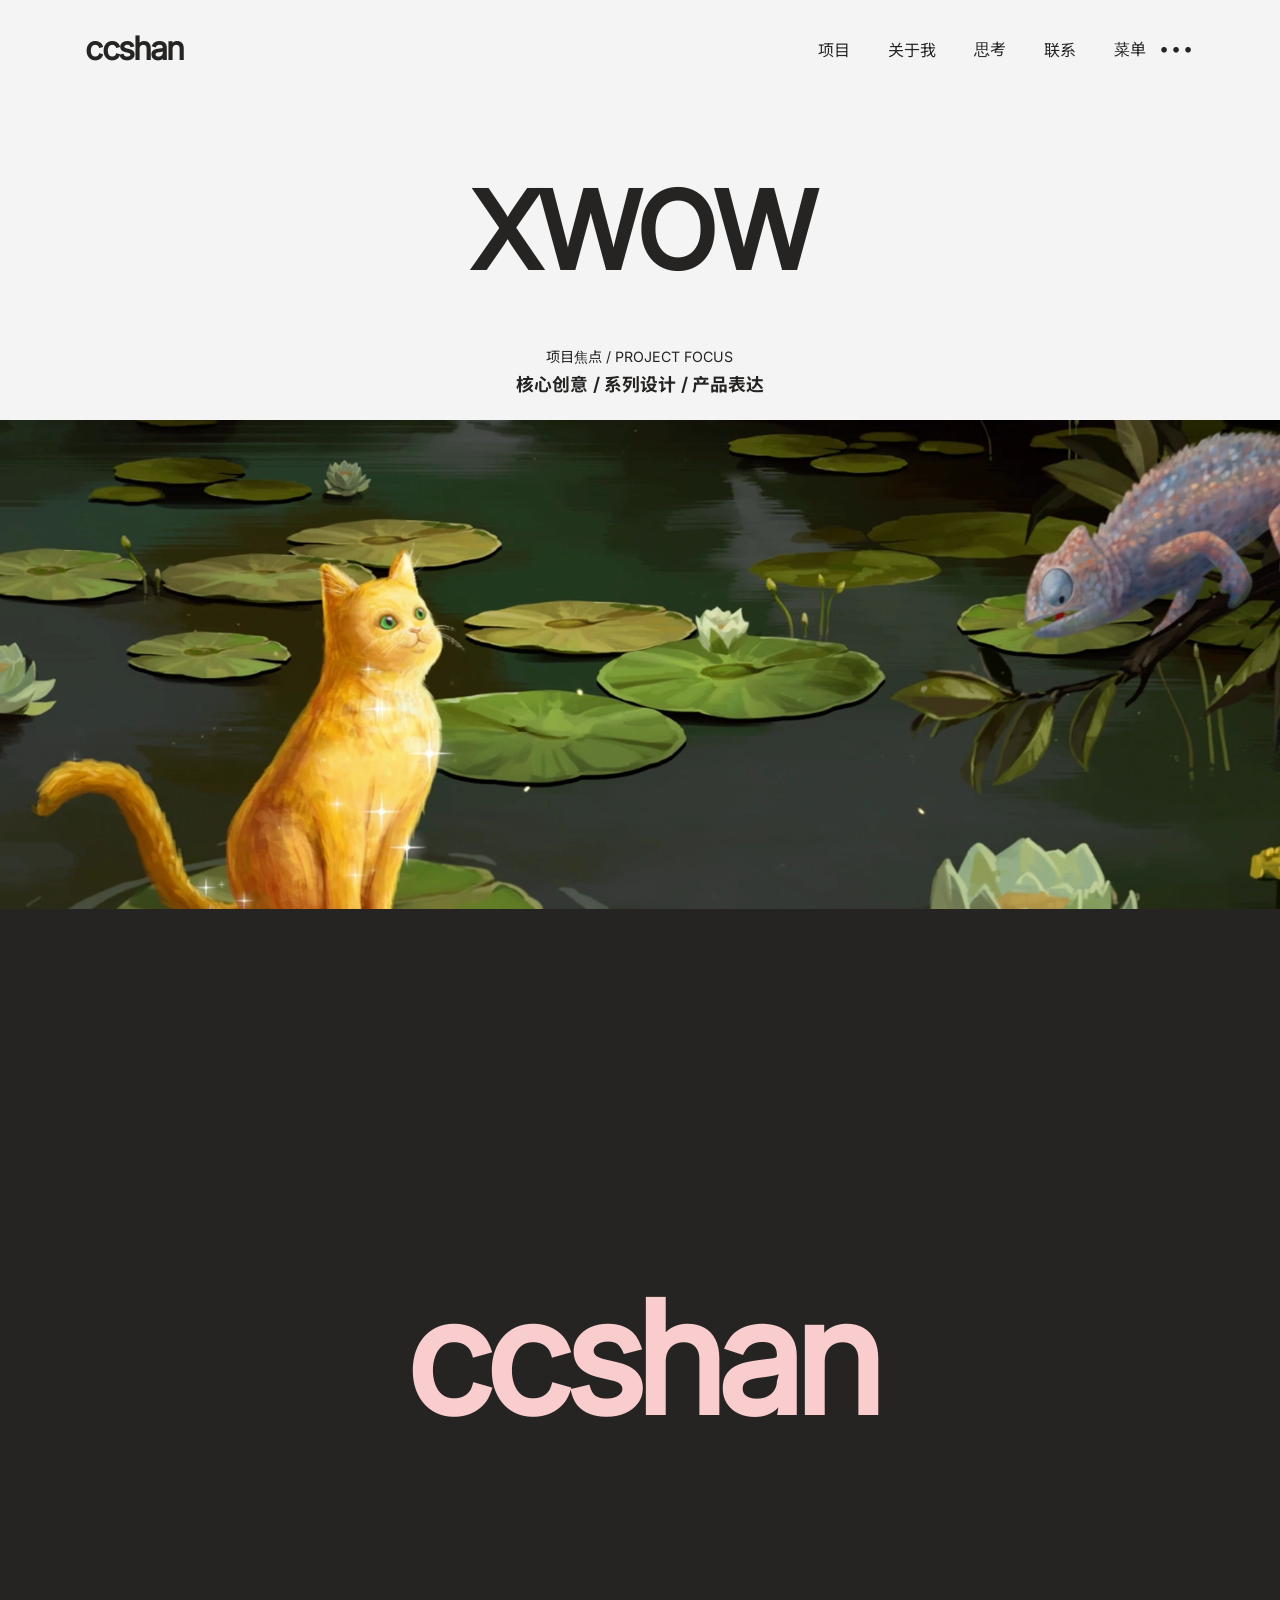
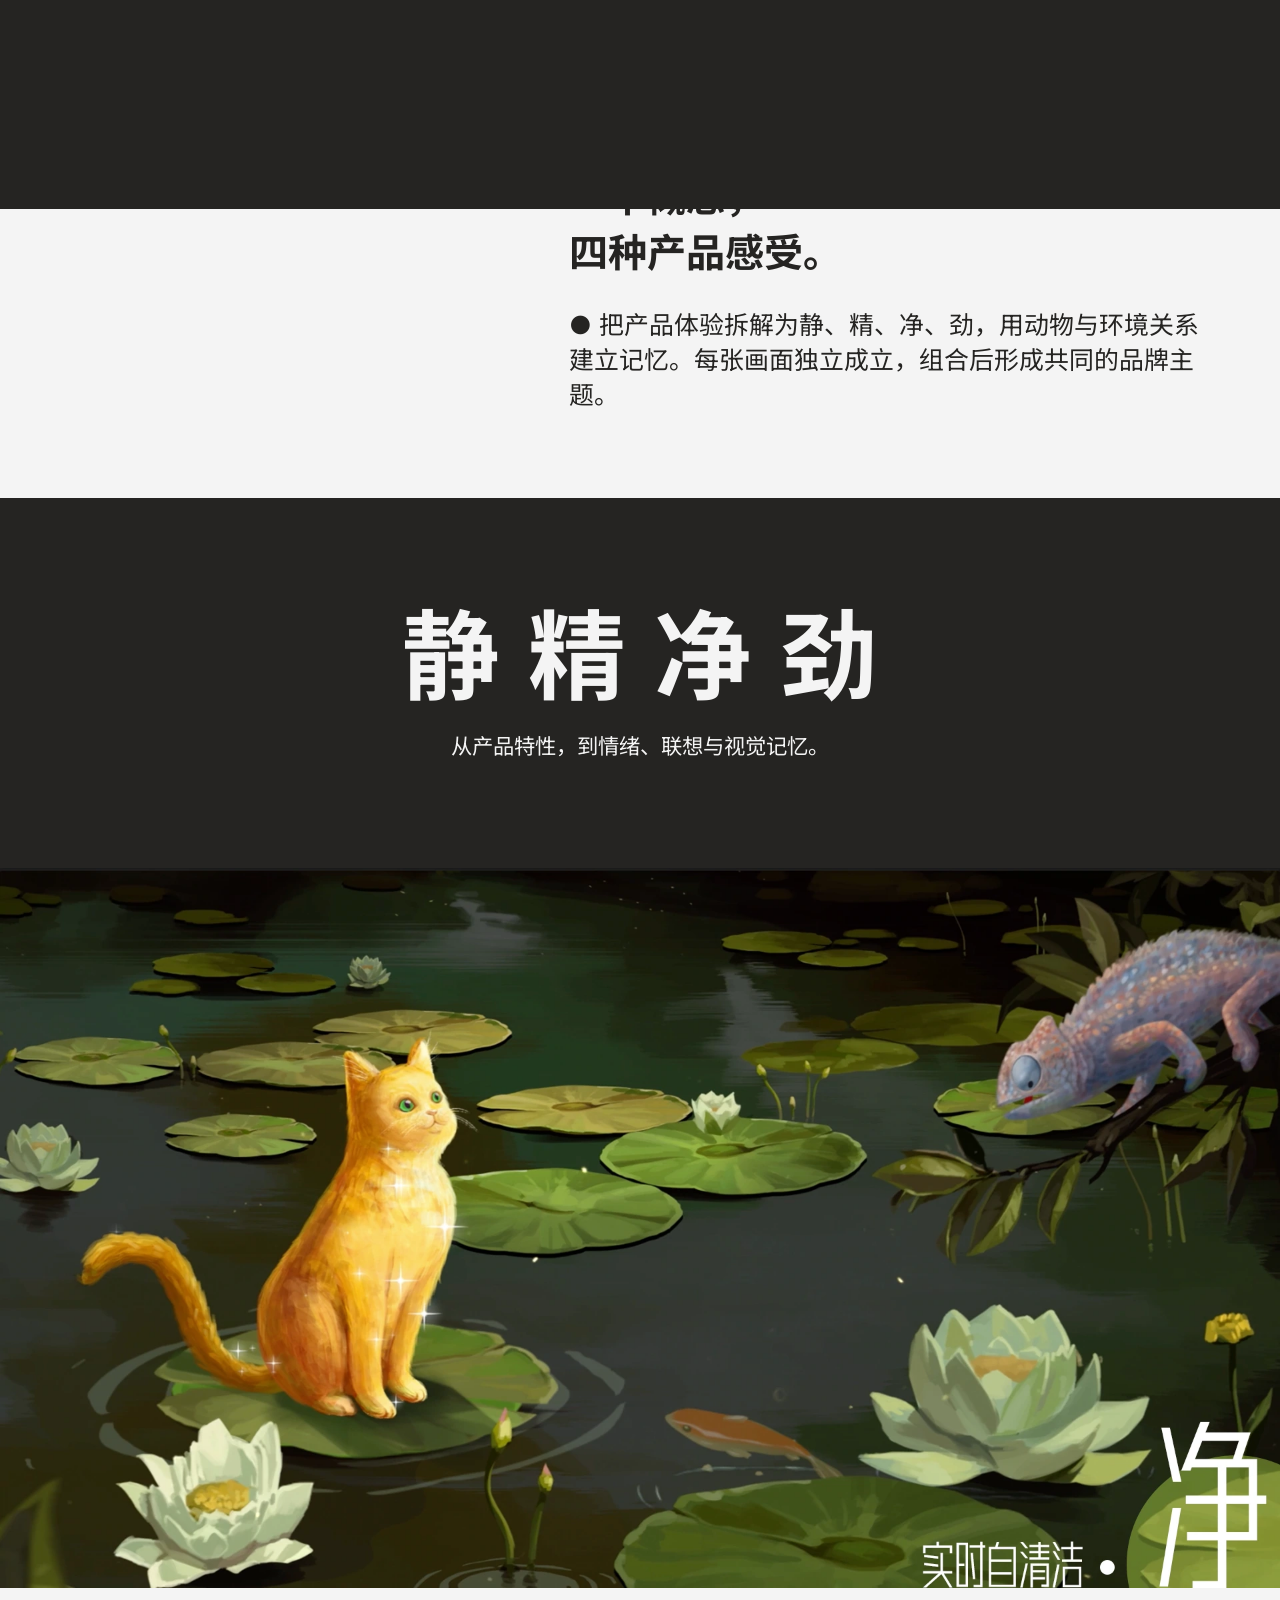
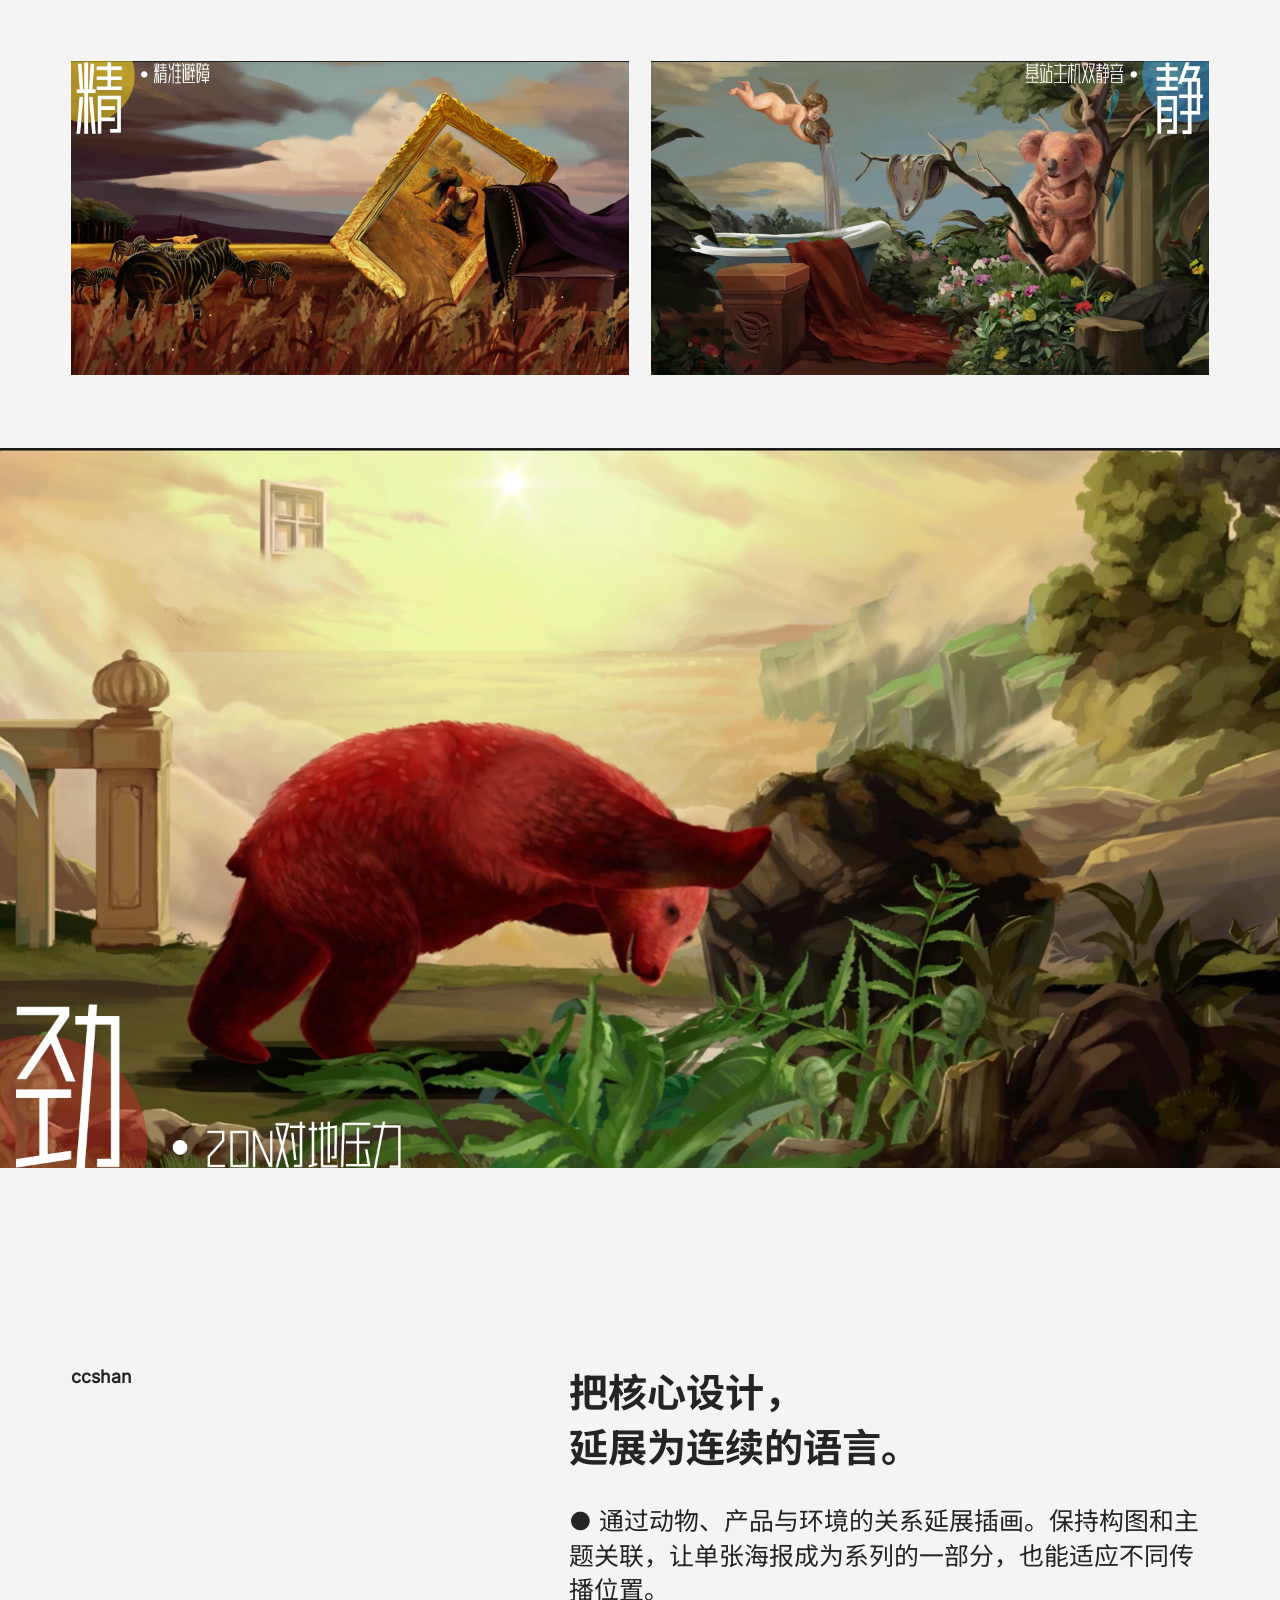
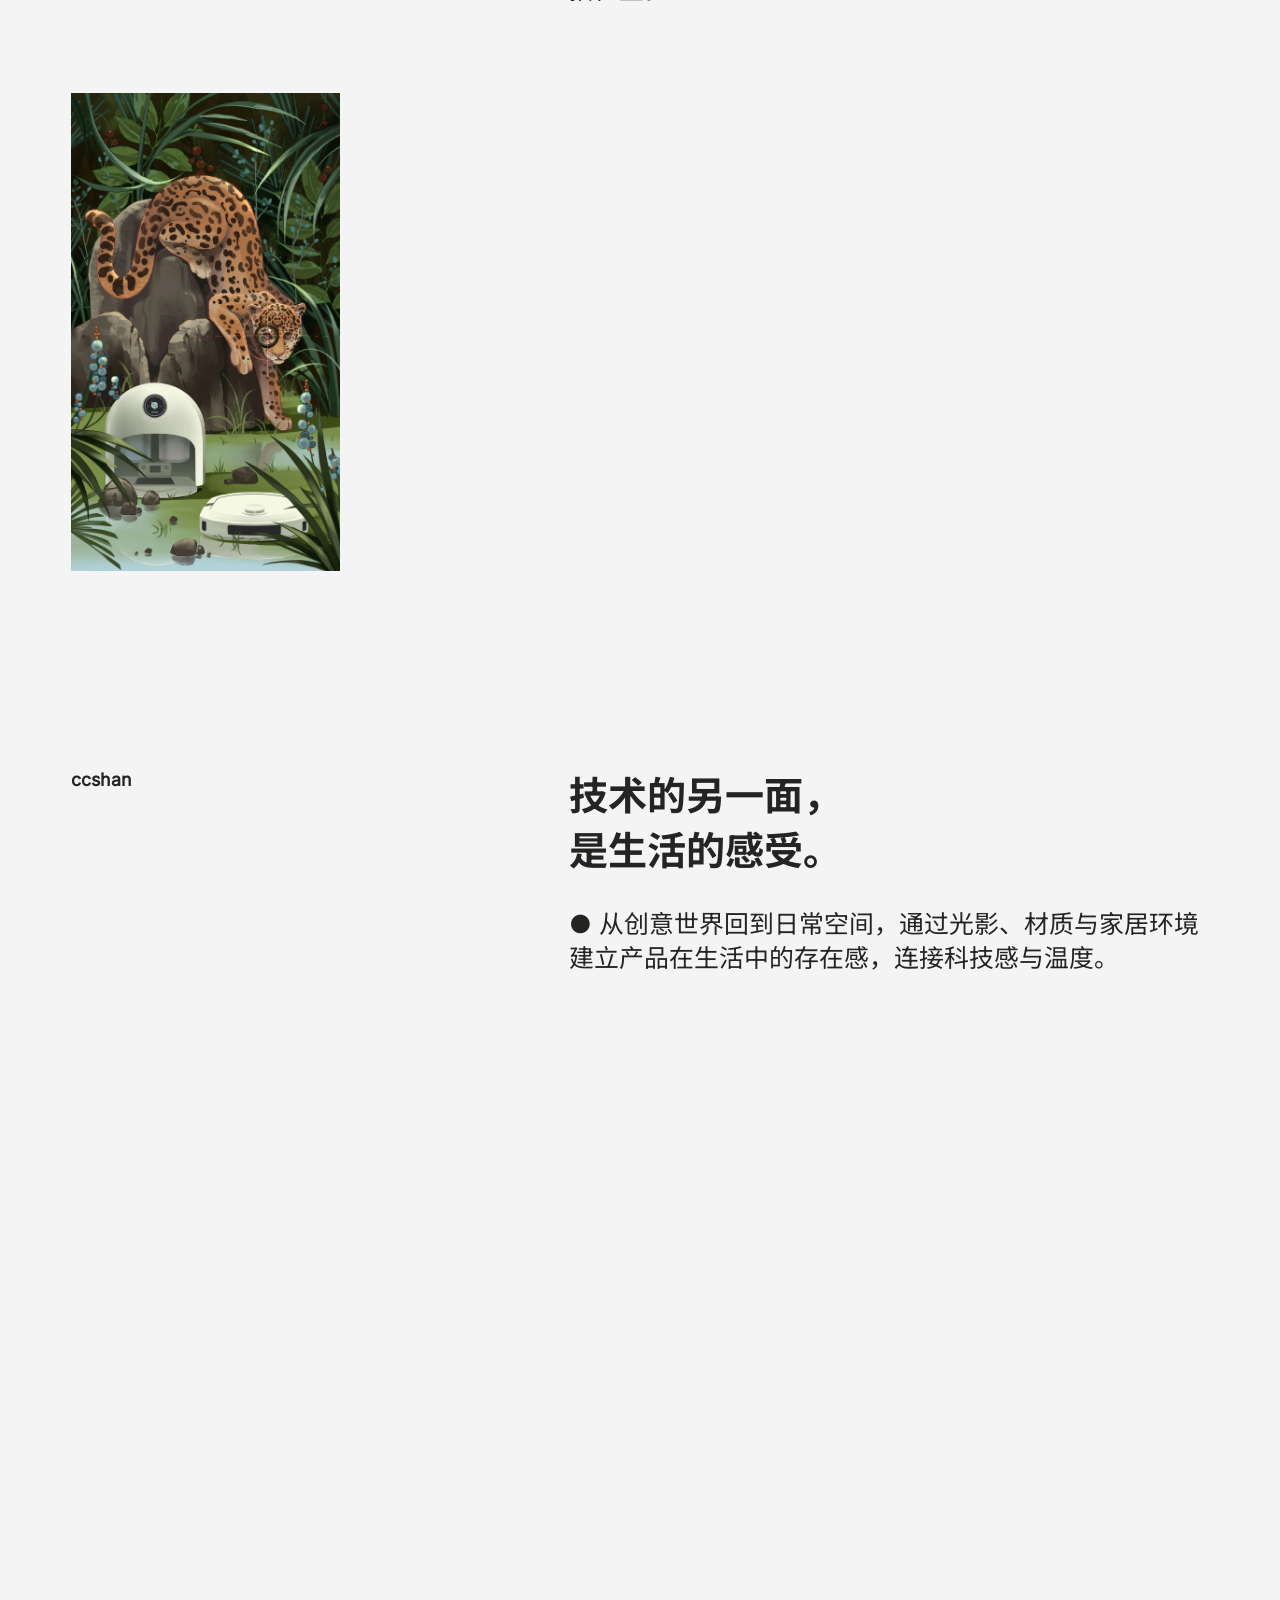
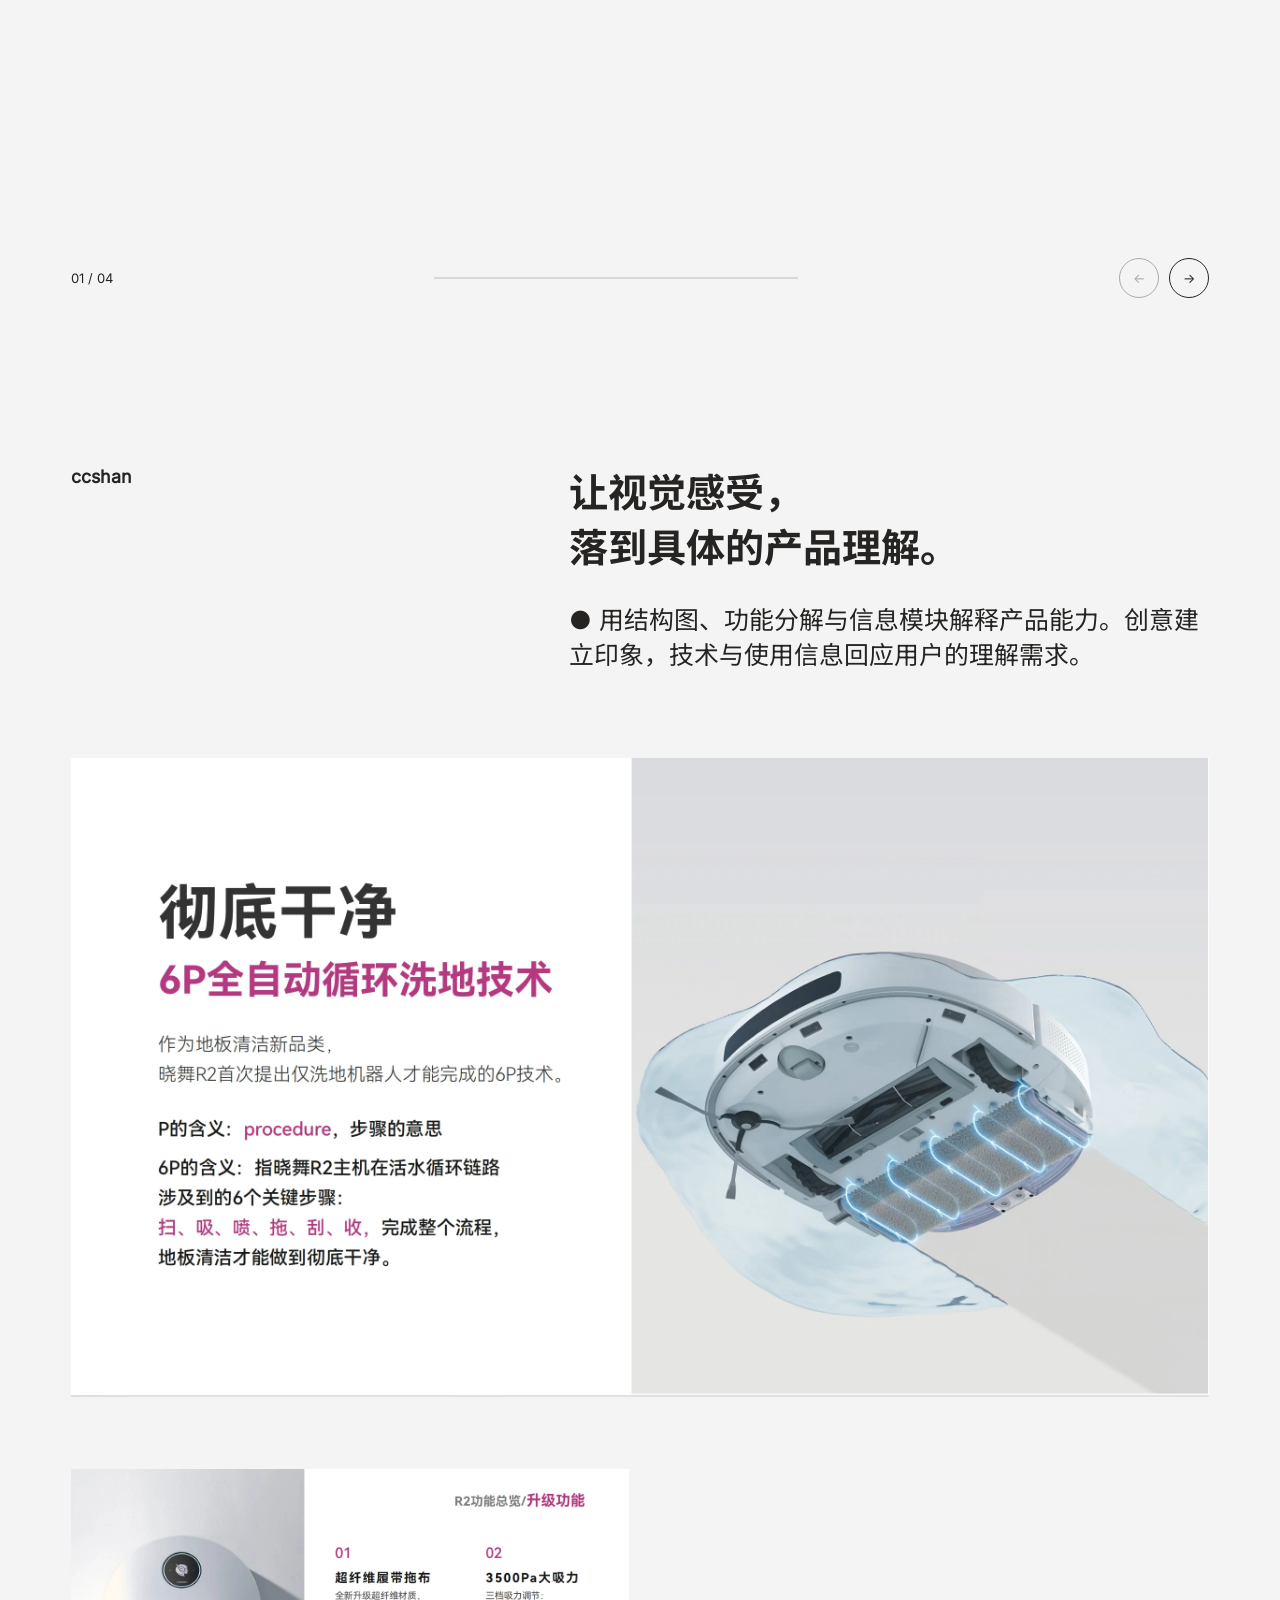
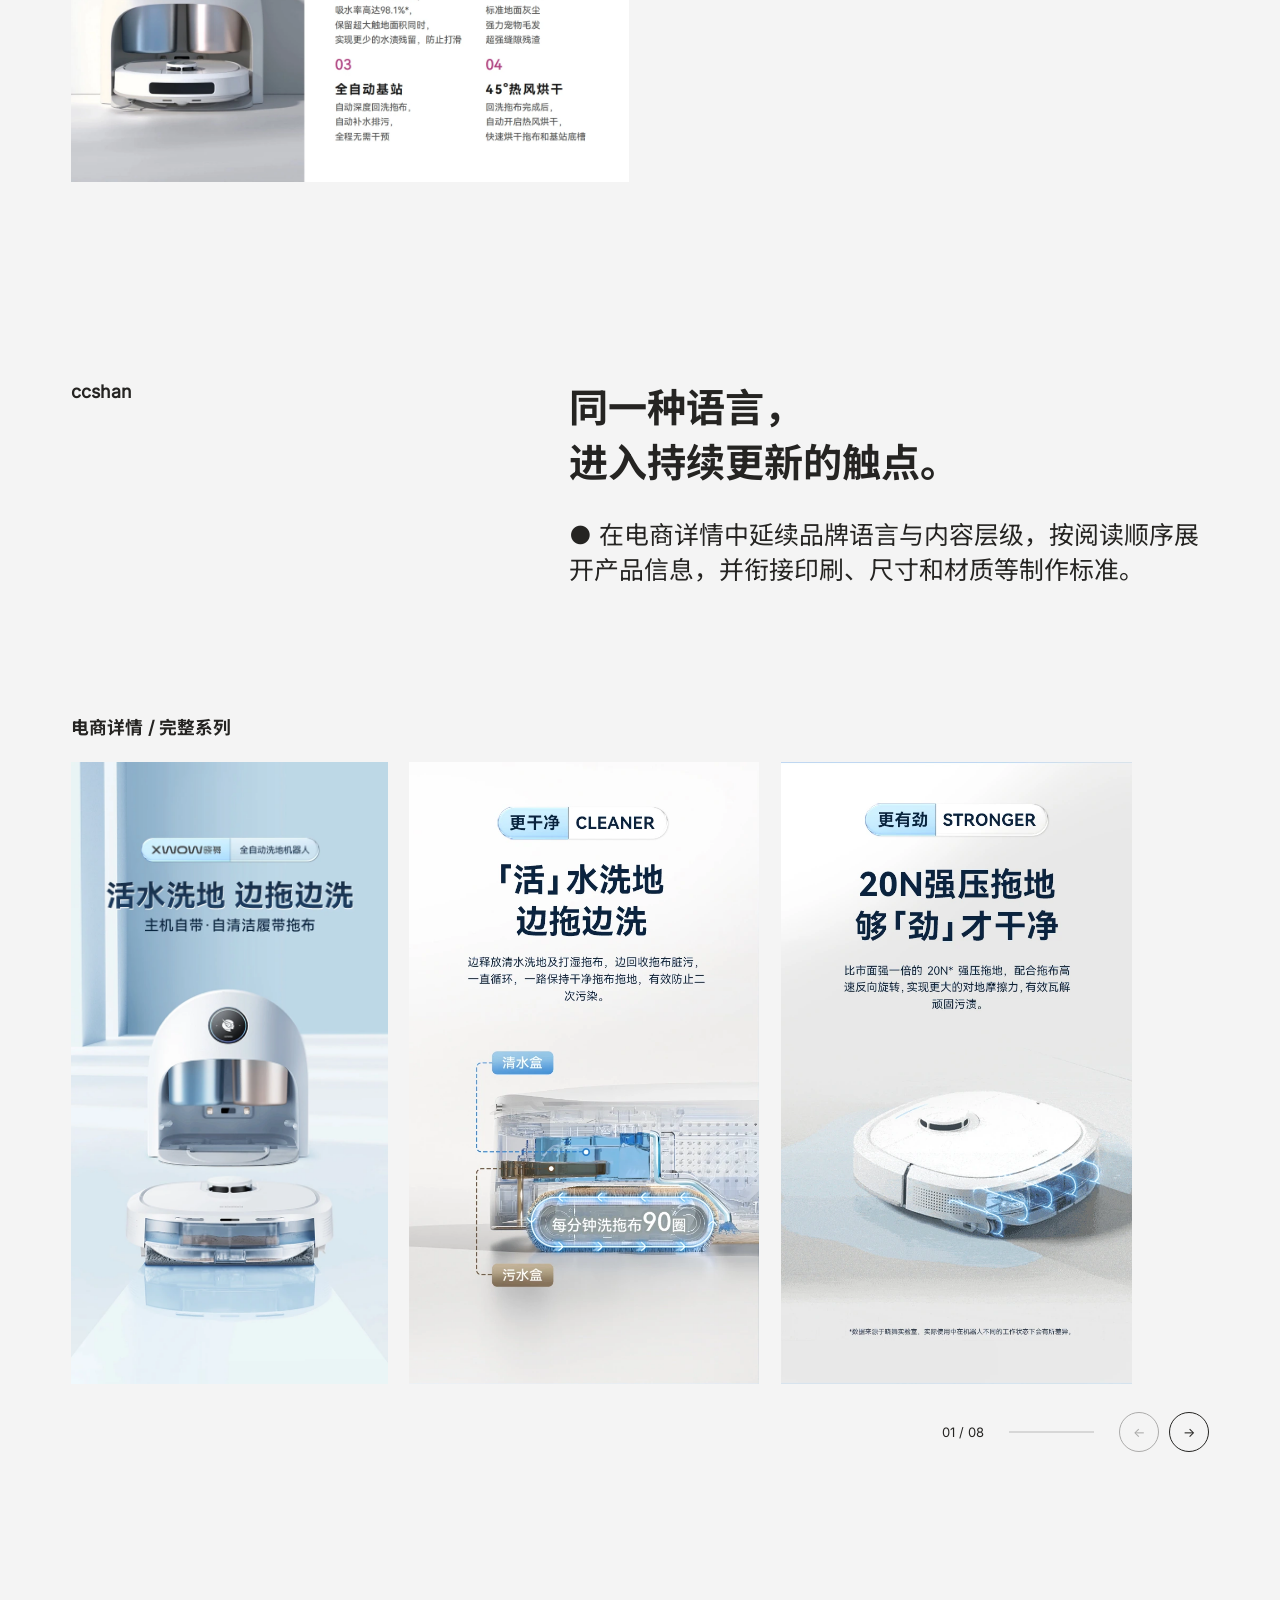
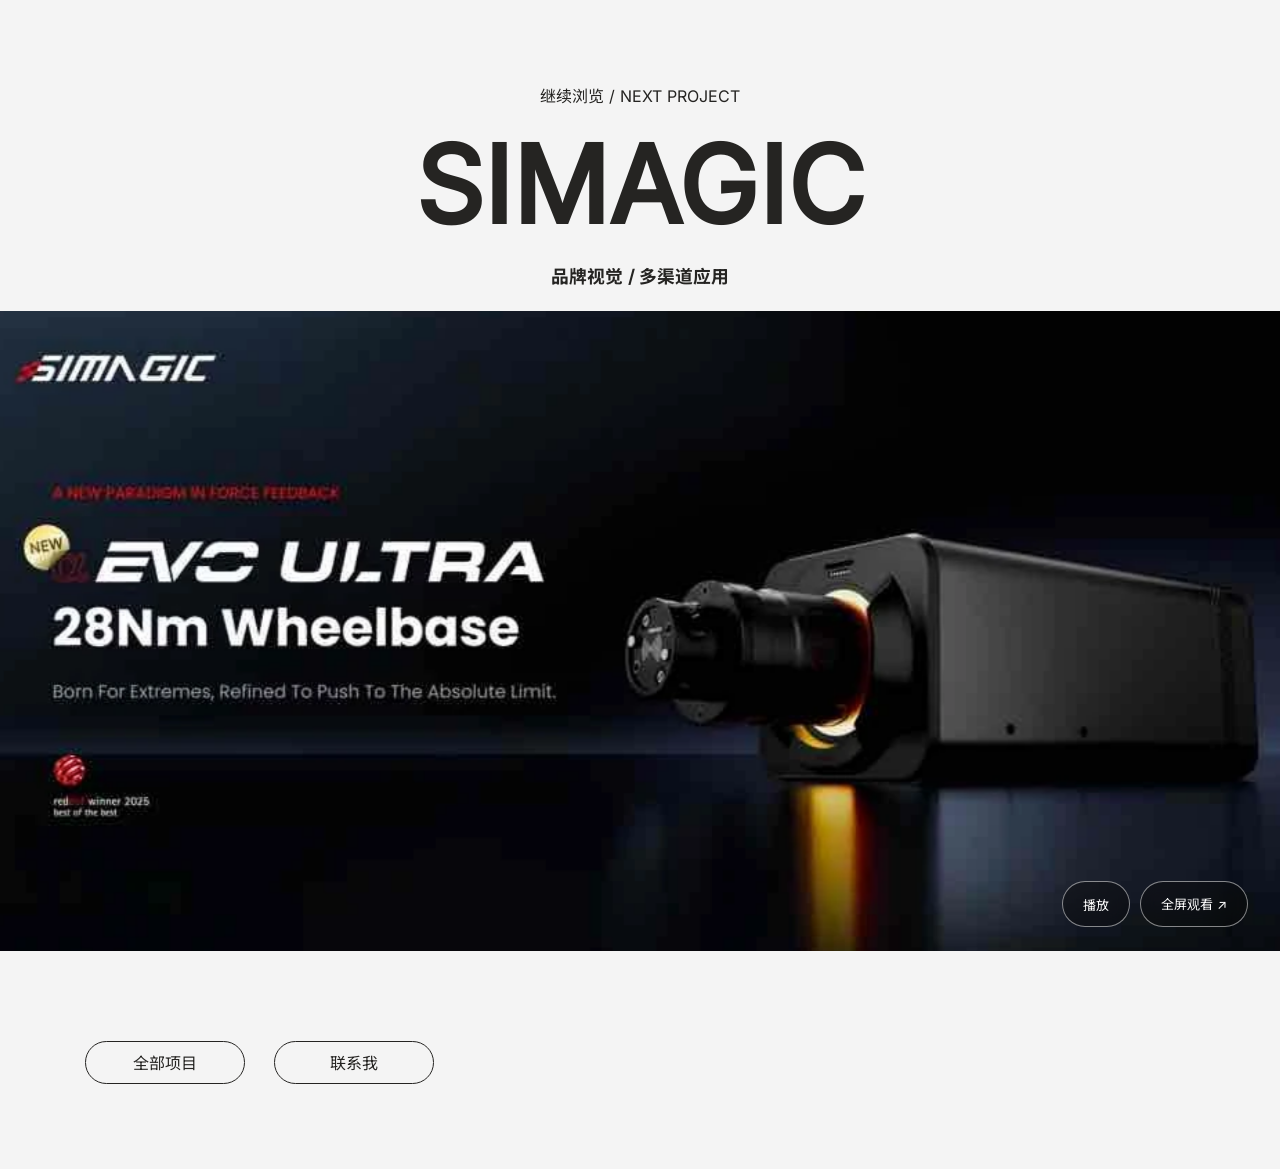
<file: work/xwow/index.html>
<!doctype html><html lang="zh-CN"><head><meta charset="utf-8"><meta name="viewport" content="width=device-width,initial-scale=1,viewport-fit=cover"><meta name="theme-color" content="#252422"><title>XWOW · 核心设计与系列延展｜ccshan</title><meta name="description" content="ccshan，关注消费科技与智能硬件的视觉设计经理。品牌视觉、产品叙事、核心创意与团队交付。意向城市深圳。"><link rel="icon" href="/favicon.svg" type="image/svg+xml"><link rel="preload" href="/assets/fonts/inter-variable.woff2" as="font" type="font/woff2" crossorigin><link rel="stylesheet" href="/style.css?v=a376a8d0ce"><script src="/app.js?v=a376a8d0ce" defer></script></head><body id="top" data-page="xwow"><a class="skip-link" href="#main">跳到正文</a><header class="site-header"><a class="wordmark" href="/" aria-label="ccshan 首页">ccshan</a><nav aria-label="主导航"><a href="/work/">项目</a><a href="/about/">关于我</a><a href="/thinking/">思考</a><a href="/contact/">联系</a><button data-menu aria-controls="site-menu" aria-expanded="false" aria-label="打开全屏菜单">菜单 <span class="menu-dots" aria-hidden="true">•••</span></button></nav></header><main id="main"><div data-node-id="538:366" data-name="XWOW / 核心设计与系列延展 / 完整滚动内容" class="f62fee621 f507c28c0 f60fbb771 f8dddea07 f60541e1e fd89972fe f48bd3940 layout-column page-content"><div data-node-id="575:273" data-name="XWOW / 项目开场" class="f0f92246a f507c28c0 f60fbb771 f8dddea07 f58dfb5c9 f60541e1e f08b04966 faccae990 f5232adff ffb3854a7 fd89972fe f012fbd12 f6bc741ce fca6bf630 f6f8dc559 layout-column section title-section"><h1 data-node-id="575:274" data-name="" class="ffe165702 f69450ef1 f7bd3d408 f4bee8b56 fd89972fe f012fbd12 f22677eaa f2b4107f3 reveal">XWOW</h1><div data-node-id="575:275" data-name="项目焦点" class="f507c28c0 f60fbb771 f8dddea07 f16614526 f60541e1e f08b04966 fd89972fe f012fbd12 f2b4107f3 layout-column"><p data-node-id="575:276" data-name="" class="f31230cd3 f8ecebc9f f98fbcce7 fd89972fe f012fbd12 fdf754f77 f2b4107f3 reveal">项目焦点 / PROJECT FOCUS</p><p data-node-id="575:277" data-name="" class="f30675ca1 f69450ef1 ff62dcabf fd89972fe f012fbd12 ff5691251 f2b4107f3 reveal">核心创意 / 系列设计 / 产品表达</p></div></div><div data-node-id="538:504" data-name="XWOW / 原始封面" class="f4d2626f5 fd89972fe f012fbd12 f6f8dc559 parallax case-cover section image-frame"><img src="/assets/figma/sync27-00d034c2bbc60247.webp" alt="XWOW / 原始封面" loading="lazy" decoding="async" class="fda4dbfbc f7b7df044 f2191c145 f7d85d0c2 fa4326536 f48bd3940 native-image"></div><div data-node-id="575:278" data-name="XWOW / Overview" class="f0f92246a f507c28c0 f60fbb771 f8dddea07 f58dfb5c9 f60541e1e f08b04966 f9c67cd72 ffb8ecd00 ffb3854a7 fd89972fe f012fbd12 f6bc741ce f6f8dc559 layout-column section"><div data-node-id="575:279" data-name="概览标签" class="f507c28c0 f60fbb771 f60541e1e f05c1f8ea f4bee8b56 f08b04966 fd89972fe f012fbd12 f7984cf1c f2b4107f3 layout-row"><p data-node-id="575:280" data-name="" class="ffe165702 f69450ef1 fd89972fe f012fbd12 f55cf6e03 reveal">XWOW</p><p data-node-id="575:281" data-name="" class="f6ca14e6c f8ecebc9f fd89972fe f012fbd12 f55cf6e03 reveal">/ OVERVIEW</p></div><div data-node-id="575:282" data-name="项目概览" class="f507c28c0 f60fbb771 fd6db0d0d f60541e1e f08b04966 fd89972fe f012fbd12 f2b4107f3 layout-row"><div data-node-id="575:283" data-name="项目命题与本人职责" class="f507c28c0 f60fbb771 f8dddea07 fb4d29faf f60541e1e fd6b7ed77 f08b04966 fd89972fe f012fbd12 fca05926c layout-column"><div data-node-id="575:284" data-name="" class="f30675ca1 f69450ef1 fd89972fe f012fbd12 f8b071513 fca05926c"><p class="fecfb1655 f5a4fd449 reveal">让产品能力，</p><p class="fecfb1655 reveal">成为可以感知的创意。</p></div><div data-node-id="575:285" data-name="" class="f31230cd3 f8ecebc9f fd89972fe f012fbd12 f665eebf6 fca05926c"><p class="f933046f7 f5a4fd449 reveal">设计经理 · 2021.11—2023.08</p><p class="f933046f7 f5a4fd449 reveal">核心设计 / 系列延展 / 团队统筹</p><p class="f933046f7 reveal">11 人团队</p></div></div><div data-node-id="575:286" data-name="背景与方法" class="f507c28c0 f60fbb771 f8dddea07 fcb8a78c0 f60541e1e f08b04966 fd89972fe f012fbd12 f55cf6e03 layout-column"><p data-node-id="575:287" data-name="" class="f30675ca1 f69450ef1 f05c1f8ea fd89972fe f012fbd12 f7984cf1c f55cf6e03 reveal">项目背景 / BACKGROUND</p><p data-node-id="575:288" data-name="" class="f31230cd3 f8ecebc9f fdab3e991 fd89972fe f012fbd12 f948ac89b f55cf6e03 reveal">科技清洁的功能信息，需要从抽象参数走向能被记住的品牌感受，同时进入生活场景、技术说明与电商内容。</p><p data-node-id="575:289" data-name="" class="f30675ca1 f69450ef1 f05c1f8ea fd89972fe f012fbd12 f7984cf1c f55cf6e03 reveal">设计方法 / APPROACH</p><p data-node-id="575:290" data-name="" class="f31230cd3 f8ecebc9f fdab3e991 fd89972fe f012fbd12 f948ac89b f55cf6e03 reveal">以“静、精、净、劲”为叙事起点，借助动物特性与情境组织核心画面。我亲自参与核心设计，再统筹系列与制作，保持不同触点的关联。</p></div></div></div><div data-node-id="575:291" data-name="01 / 创意起点" class="f0f92246a f507c28c0 f60fbb771 f8b24824b f60541e1e f08b04966 fb369508b ffb8ecd00 ffb3854a7 fd89972fe f012fbd12 f6bc741ce f6f8dc559 layout-row section"><div data-node-id="575:292" data-name="01 / 创意起点 / 章节" class="f507c28c0 f60fbb771 f8dddea07 fcb8a78c0 f60541e1e ff62dcabf f08b04966 fd89972fe f012fbd12 ff5691251 fca05926c layout-column chapter-label"><p data-node-id="575:293" data-name="" class="ffe165702 f69450ef1 f4bee8b56 fd89972fe f012fbd12 fca05926c reveal">ccshan</p><p data-node-id="575:294" data-name="" class="f31230cd3 f8ecebc9f fd89972fe f012fbd12 fca05926c reveal">/ 01 / 创意起点</p></div><div data-node-id="575:295" data-name="一个概念，
四种产品感受。" class="f507c28c0 f60fbb771 f8dddea07 f483145a9 f60541e1e f08b04966 fd89972fe f012fbd12 feb298f05 layout-column"><div data-node-id="575:296" data-name="" class="f30675ca1 f69450ef1 fd6b7ed77 fd89972fe f012fbd12 fe4a60058 feb298f05"><p class="f1859eeb6 f5a4fd449 reveal">一个概念，</p><p class="f1859eeb6 reveal">四种产品感受。</p></div><p data-node-id="575:297" data-name="" class="f31230cd3 f8ecebc9f f4ed3761b fd89972fe f012fbd12 f5339d8f5 feb298f05 reveal">● 把产品体验拆解为静、精、净、劲，用动物与环境关系建立记忆。每张画面独立成立，组合后形成共同的品牌主题。</p></div></div><div data-node-id="575:298" data-name="核心概念 / 静 精 净 劲" class="f0f92246a f4888e5ae f507c28c0 f60fbb771 f8dddea07 fcb8a78c0 f60541e1e f08b04966 ffb3854a7 f16456ff8 fd89972fe f012fbd12 ff489eb09 fca6bf630 f6f8dc559 layout-column section"><p data-node-id="575:299" data-name="" class="f30675ca1 f69450ef1 f669ae0ea fd89972fe f012fbd12 f2ebeef9f f2b4107f3 fa2edcb1a reveal">静 精 净 劲</p><p data-node-id="575:300" data-name="" class="f31230cd3 f8ecebc9f fdab3e991 fd89972fe f012fbd12 f948ac89b f2b4107f3 reveal">从产品特性，到情绪、联想与视觉记忆。</p></div><div data-node-id="575:301" data-name="主题 / 静" class="f507c28c0 f60fbb771 f8dddea07 f60541e1e f08b04966 f9c67cd72 fd89972fe f012fbd12 f6f8dc559 layout-column section"><div data-node-id="575:302" data-name="主题 / 静 / 作品行" class="f507c28c0 f60fbb771 f60541e1e f08b04966 fd89972fe f012fbd12 f6f8dc559 layout-row responsive-row"><div data-node-id="575:303" data-name="静 / 精 / 净 / 劲系列创意画面 01。" class="f507c28c0 f60fbb771 f8dddea07 f90954d61 f60541e1e f08b04966 fd89972fe f012fbd12 f6f8dc559 layout-column"><button class="artwork-wrap" data-lightbox="/assets/figma/sync27-00d034c2bbc60247.webp" aria-label="放大查看作品"><div data-node-id="565:191" data-name="原作品 / /assets/current/xwow-img01AssetsXwowCoverWebp.webp" class="f4d2626f5 fd89972fe f012fbd12 f6f8dc559 image-frame"><img src="/assets/figma/sync27-00d034c2bbc60247.webp" alt="XWOW · 核心设计与系列延展 / 视觉作品" loading="lazy" decoding="async" class="fda4dbfbc f7b7df044 f2191c145 fb1104f41 fa4326536 f48bd3940 native-image"></div></button><p data-node-id="575:304" data-name="" class="f0f92246a f31230cd3 f8ecebc9f f98fbcce7 fd89972fe f012fbd12 fdf754f77 f6bc741ce f6f8dc559 reveal">静 / 精 / 净 / 劲系列创意画面 01。</p></div></div></div><div data-node-id="575:305" data-name="主题 / 精与净" class="f507c28c0 f60fbb771 f8dddea07 f60541e1e f08b04966 f9c67cd72 ffb3854a7 fd89972fe f012fbd12 f6f8dc559 layout-column section"><div data-node-id="575:306" data-name="主题 / 精与净 / 作品行" class="f507c28c0 f60fbb771 fcb8a78c0 f60541e1e f08b04966 fd89972fe f012fbd12 f2b4107f3 layout-row responsive-row"><div data-node-id="575:307" data-name="静 / 精 / 净 / 劲系列创意画面 03。" class="f507c28c0 f60fbb771 f8dddea07 f90954d61 f60541e1e f08b04966 fd89972fe f012fbd12 f554dce51 layout-column"><button class="artwork-wrap" data-lightbox="/assets/figma/sync27-ed35cc77b8570b4a.webp" aria-label="放大查看作品"><div data-node-id="565:194" data-name="原作品 / /assets/current/xwow-img03AssetsXwowStory03Webp.webp" class="f06443d1a fd89972fe f012fbd12 f554dce51 image-frame"><img src="/assets/figma/sync27-ed35cc77b8570b4a.webp" alt="XWOW · 核心设计与系列延展 / 视觉作品" loading="lazy" decoding="async" class="fda4dbfbc f7b7df044 f2191c145 fb1104f41 fa4326536 f48bd3940 native-image"></div></button><p data-node-id="575:308" data-name="" class="f0f92246a f31230cd3 f8ecebc9f f98fbcce7 fd89972fe f012fbd12 fdf754f77 f6bc741ce f554dce51 reveal">静 / 精 / 净 / 劲系列创意画面 03。</p></div><div data-node-id="575:309" data-name="静 / 精 / 净 / 劲系列创意画面 02。" class="f507c28c0 f60fbb771 f8dddea07 f90954d61 f60541e1e f08b04966 fd89972fe f012fbd12 f554dce51 layout-column"><button class="artwork-wrap" data-lightbox="/assets/figma/sync27-a5b18cc28842728a.webp" aria-label="放大查看作品"><div data-node-id="565:198" data-name="原作品 / /assets/current/xwow-img02AssetsXwowStory02Webp.webp" class="f06443d1a fd89972fe f012fbd12 f554dce51 image-frame"><img src="/assets/figma/sync27-a5b18cc28842728a.webp" alt="XWOW · 核心设计与系列延展 / 视觉作品" loading="lazy" decoding="async" class="fda4dbfbc f7b7df044 f2191c145 fb1104f41 fa4326536 f48bd3940 native-image"></div></button><p data-node-id="575:310" data-name="" class="f0f92246a f31230cd3 f8ecebc9f f98fbcce7 fd89972fe f012fbd12 fdf754f77 f6bc741ce f554dce51 reveal">静 / 精 / 净 / 劲系列创意画面 02。</p></div></div></div><div data-node-id="575:311" data-name="主题 / 劲" class="f507c28c0 f60fbb771 f8dddea07 f60541e1e f08b04966 f9c67cd72 fd89972fe f012fbd12 f6f8dc559 layout-column section"><div data-node-id="575:312" data-name="主题 / 劲 / 作品行" class="f507c28c0 f60fbb771 f60541e1e f08b04966 fd89972fe f012fbd12 f6f8dc559 layout-row responsive-row"><div data-node-id="575:313" data-name="静 / 精 / 净 / 劲系列创意画面 04。" class="f507c28c0 f60fbb771 f8dddea07 f90954d61 f60541e1e f08b04966 fd89972fe f012fbd12 f6f8dc559 layout-column"><button class="artwork-wrap" data-lightbox="/assets/figma/sync27-e03f625ebf06a6da.webp" aria-label="放大查看作品"><div data-node-id="565:201" data-name="原作品 / /assets/current/xwow-img04AssetsXwowStory04Webp.webp" class="f4d2626f5 fd89972fe f012fbd12 f6f8dc559 image-frame"><img src="/assets/figma/sync27-e03f625ebf06a6da.webp" alt="XWOW · 核心设计与系列延展 / 视觉作品" loading="lazy" decoding="async" class="fda4dbfbc f7b7df044 f2191c145 fb1104f41 fa4326536 f48bd3940 native-image"></div></button><p data-node-id="575:314" data-name="" class="f0f92246a f31230cd3 f8ecebc9f f98fbcce7 fd89972fe f012fbd12 fdf754f77 f6bc741ce f6f8dc559 reveal">静 / 精 / 净 / 劲系列创意画面 04。</p></div></div></div><div data-node-id="575:315" data-name="02 / 视觉语言" class="f0f92246a f507c28c0 f60fbb771 f8b24824b f60541e1e f08b04966 fb369508b ffb8ecd00 ffb3854a7 fd89972fe f012fbd12 f6bc741ce f6f8dc559 layout-row section"><div data-node-id="575:316" data-name="02 / 视觉语言 / 章节" class="f507c28c0 f60fbb771 f8dddea07 fcb8a78c0 f60541e1e ff62dcabf f08b04966 fd89972fe f012fbd12 ff5691251 fca05926c layout-column chapter-label"><p data-node-id="575:317" data-name="" class="ffe165702 f69450ef1 f4bee8b56 fd89972fe f012fbd12 fca05926c reveal">ccshan</p><p data-node-id="575:318" data-name="" class="f31230cd3 f8ecebc9f fd89972fe f012fbd12 fca05926c reveal">/ 02 / 视觉语言</p></div><div data-node-id="575:319" data-name="把核心设计，
延展为连续的语言。" class="f507c28c0 f60fbb771 f8dddea07 f483145a9 f60541e1e f08b04966 fd89972fe f012fbd12 feb298f05 layout-column"><div data-node-id="575:320" data-name="" class="f30675ca1 f69450ef1 fd6b7ed77 fd89972fe f012fbd12 fe4a60058 feb298f05"><p class="f1859eeb6 f5a4fd449 reveal">把核心设计，</p><p class="f1859eeb6 reveal">延展为连续的语言。</p></div><p data-node-id="575:321" data-name="" class="f31230cd3 f8ecebc9f f4ed3761b fd89972fe f012fbd12 f5339d8f5 feb298f05 reveal">● 通过动物、产品与环境的关系延展插画。保持构图和主题关联，让单张海报成为系列的一部分，也能适应不同传播位置。</p></div></div><div data-node-id="575:322" data-name="系列插画" class="f507c28c0 f60fbb771 f8dddea07 f60541e1e f08b04966 f9c67cd72 ffb3854a7 fd89972fe f012fbd12 f6f8dc559 layout-column section"><div data-node-id="575:323" data-name="系列插画 / 作品行" class="f507c28c0 f60fbb771 fcb8a78c0 f60541e1e f08b04966 fd89972fe f012fbd12 f2b4107f3 layout-row responsive-row"><div data-node-id="575:324" data-name="新品系列插画 01。" class="f507c28c0 f60fbb771 f8dddea07 f90954d61 f60541e1e f08b04966 fd89972fe f012fbd12 f88798cfd layout-column"><button class="artwork-wrap" data-lightbox="/assets/figma/sync27-ca934ae2d54c62f2.webp" aria-label="放大查看作品"><div data-node-id="565:207" data-name="原作品 / /assets/current/xwow-img01AssetsXwowPoster01Webp.webp" class="f6a674f4d fd89972fe f012fbd12 f88798cfd image-frame"><img src="/assets/figma/sync27-ca934ae2d54c62f2.webp" alt="XWOW · 核心设计与系列延展 / 视觉作品" loading="lazy" decoding="async" class="fda4dbfbc f7b7df044 f2191c145 fb1104f41 fa4326536 f48bd3940 native-image"></div></button><p data-node-id="575:325" data-name="" class="f0f92246a f31230cd3 f8ecebc9f f98fbcce7 fd89972fe f012fbd12 fdf754f77 f6bc741ce f88798cfd reveal">新品系列插画 01。</p></div><div data-node-id="575:326" data-name="新品系列插画 03。" class="f507c28c0 f60fbb771 f8dddea07 f90954d61 f60541e1e f08b04966 fd89972fe f012fbd12 f88798cfd layout-column"><button class="artwork-wrap" data-lightbox="/assets/figma/sync27-7d2cd635ec1c8193.webp" aria-label="放大查看作品"><div data-node-id="565:210" data-name="原作品 / /assets/current/xwow-img03AssetsXwowPoster03Webp.webp" class="f6a674f4d fd89972fe f012fbd12 f88798cfd image-frame"><img src="/assets/figma/sync27-7d2cd635ec1c8193.webp" alt="XWOW · 核心设计与系列延展 / 视觉作品" loading="lazy" decoding="async" class="fda4dbfbc f7b7df044 f2191c145 fb1104f41 fa4326536 f48bd3940 native-image"></div></button><p data-node-id="575:327" data-name="" class="f0f92246a f31230cd3 f8ecebc9f f98fbcce7 fd89972fe f012fbd12 fdf754f77 f6bc741ce f88798cfd reveal">新品系列插画 03。</p></div><div data-node-id="575:328" data-name="新品系列插画 02。" class="f507c28c0 f60fbb771 f8dddea07 f90954d61 f60541e1e f08b04966 fd89972fe f012fbd12 f88798cfd layout-column"><button class="artwork-wrap" data-lightbox="/assets/figma/sync27-f04ebc32925703f1.webp" aria-label="放大查看作品"><div data-node-id="565:213" data-name="原作品 / /assets/current/xwow-img02AssetsXwowPoster02Webp.webp" class="f6a674f4d fd89972fe f012fbd12 f88798cfd image-frame"><img src="/assets/figma/sync27-f04ebc32925703f1.webp" alt="XWOW · 核心设计与系列延展 / 视觉作品" loading="lazy" decoding="async" class="fda4dbfbc f7b7df044 f2191c145 fb1104f41 fa4326536 f48bd3940 native-image"></div></button><p data-node-id="575:329" data-name="" class="f0f92246a f31230cd3 f8ecebc9f f98fbcce7 fd89972fe f012fbd12 fdf754f77 f6bc741ce f88798cfd reveal">新品系列插画 02。</p></div><div data-node-id="575:330" data-name="新品系列插画 04。" class="f507c28c0 f60fbb771 f8dddea07 f90954d61 f60541e1e f08b04966 fd89972fe f012fbd12 f88798cfd layout-column"><button class="artwork-wrap" data-lightbox="/assets/figma/sync27-c9de053ec653a5d2.webp" aria-label="放大查看作品"><div data-node-id="565:217" data-name="原作品 / /assets/current/xwow-img04AssetsXwowPoster04Webp.webp" class="f6a674f4d fd89972fe f012fbd12 f88798cfd image-frame"><img src="/assets/figma/sync27-c9de053ec653a5d2.webp" alt="XWOW · 核心设计与系列延展 / 视觉作品" loading="lazy" decoding="async" class="fda4dbfbc f7b7df044 f2191c145 fb1104f41 fa4326536 f48bd3940 native-image"></div></button><p data-node-id="575:331" data-name="" class="f0f92246a f31230cd3 f8ecebc9f f98fbcce7 fd89972fe f012fbd12 fdf754f77 f6bc741ce f88798cfd reveal">新品系列插画 04。</p></div></div></div><div data-node-id="575:332" data-name="03 / 生活感受" class="f0f92246a f507c28c0 f60fbb771 f8b24824b f60541e1e f08b04966 fb369508b ffb8ecd00 ffb3854a7 fd89972fe f012fbd12 f6bc741ce f6f8dc559 layout-row section"><div data-node-id="575:333" data-name="03 / 生活感受 / 章节" class="f507c28c0 f60fbb771 f8dddea07 fcb8a78c0 f60541e1e ff62dcabf f08b04966 fd89972fe f012fbd12 ff5691251 fca05926c layout-column chapter-label"><p data-node-id="575:334" data-name="" class="ffe165702 f69450ef1 f4bee8b56 fd89972fe f012fbd12 fca05926c reveal">ccshan</p><p data-node-id="575:335" data-name="" class="f31230cd3 f8ecebc9f fd89972fe f012fbd12 fca05926c reveal">/ 03 / 生活感受</p></div><div data-node-id="575:336" data-name="技术的另一面，
是生活的感受。" class="f507c28c0 f60fbb771 f8dddea07 f483145a9 f60541e1e f08b04966 fd89972fe f012fbd12 feb298f05 layout-column"><div data-node-id="575:337" data-name="" class="f30675ca1 f69450ef1 fd6b7ed77 fd89972fe f012fbd12 fe4a60058 feb298f05"><p class="f1859eeb6 f5a4fd449 reveal">技术的另一面，</p><p class="f1859eeb6 reveal">是生活的感受。</p></div><p data-node-id="575:338" data-name="" class="f31230cd3 f8ecebc9f f4ed3761b fd89972fe f012fbd12 f5339d8f5 feb298f05 reveal">● 从创意世界回到日常空间，通过光影、材质与家居环境建立产品在生活中的存在感，连接科技感与温度。</p></div></div><div data-node-id="575:339" data-name="产品与生活" class="f507c28c0 f60fbb771 f8dddea07 f60541e1e f08b04966 f9c67cd72 ffb3854a7 fd89972fe f012fbd12 f6f8dc559 layout-column section"><div data-node-id="575:340" data-name="产品与生活 / 作品行" tabindex="0" role="region" aria-label="XWOW 产品与生活" class="f507c28c0 f60fbb771 fcb8a78c0 f60541e1e f08b04966 fd89972fe f012fbd12 f2b4107f3 gallery-track case-gallery layout-row responsive-row"><div data-node-id="575:346" data-name="产品与家居环境表达 02。" class="f507c28c0 f60fbb771 f8dddea07 f90954d61 f60541e1e f08b04966 fd89972fe f012fbd12 f554dce51 layout-column"><button class="artwork-wrap" data-lightbox="/assets/figma/sync27-c6df80434567730e.webp" aria-label="放大查看作品"><div data-node-id="565:229" data-name="原作品 / /assets/current/xwow-img02AssetsXwowScene02Webp.webp" style="--art-ratio:628 / 837.333" class="f209f942f fd89972fe f012fbd12 f554dce51 image-frame"><img src="/assets/figma/sync27-c6df80434567730e.webp" alt="XWOW · 核心设计与系列延展 / 视觉作品" loading="lazy" decoding="async" class="fda4dbfbc f7b7df044 f2191c145 fb1104f41 fa4326536 f48bd3940 native-image"></div></button><p data-node-id="575:347" data-name="" class="f0f92246a f31230cd3 f8ecebc9f f98fbcce7 fd89972fe f012fbd12 fdf754f77 f6bc741ce f554dce51 reveal">产品与家居环境表达 02。</p></div><div data-node-id="575:348" data-name="产品与家居环境表达 02。" class="f507c28c0 f60fbb771 f8dddea07 f90954d61 f60541e1e f08b04966 fd89972fe f012fbd12 f554dce51 layout-column"><button class="artwork-wrap" data-lightbox="/assets/figma/sync27-0ceba1d1b6c34f58.webp" aria-label="放大查看作品"><div data-node-id="565:233" data-name="原作品 / /assets/current/xwow-img02AssetsXwowScene02Webp1.webp" style="--art-ratio:628 / 837.333" class="f209f942f fd89972fe f012fbd12 f554dce51 image-frame"><img src="/assets/figma/sync27-0ceba1d1b6c34f58.webp" alt="XWOW · 核心设计与系列延展 / 视觉作品" loading="lazy" decoding="async" class="fda4dbfbc f7b7df044 f2191c145 fb1104f41 fa4326536 f48bd3940 native-image"></div></button><p data-node-id="575:349" data-name="" class="f0f92246a f31230cd3 f8ecebc9f f98fbcce7 fd89972fe f012fbd12 fdf754f77 f6bc741ce f554dce51 reveal">产品与家居环境表达 02。</p></div><div data-node-id="575:341" data-name="产品与家居环境表达 01。" class="f507c28c0 f60fbb771 f8dddea07 f90954d61 f60541e1e f08b04966 fd89972fe f012fbd12 f554dce51 layout-column"><button class="artwork-wrap" data-lightbox="/assets/figma/sync27-2d50aefeb6dcebb6.webp" aria-label="放大查看作品"><div data-node-id="565:223" data-name="原作品 / /assets/current/xwow-img01AssetsXwowScene01Webp.webp" style="--art-ratio:628 / 837.333" class="f209f942f fd89972fe f012fbd12 f554dce51 image-frame"><img src="/assets/figma/sync27-2d50aefeb6dcebb6.webp" alt="XWOW · 核心设计与系列延展 / 视觉作品" loading="lazy" decoding="async" class="fda4dbfbc f7b7df044 f2191c145 fb1104f41 fa4326536 f48bd3940 native-image"></div></button><p data-node-id="575:342" data-name="" class="f0f92246a f31230cd3 f8ecebc9f f98fbcce7 fd89972fe f012fbd12 fdf754f77 f6bc741ce f554dce51 reveal">产品与家居环境表达 01。</p></div><div data-node-id="575:343" data-name="产品与家居环境表达 03。" class="f507c28c0 f60fbb771 f8dddea07 f90954d61 f60541e1e f08b04966 fd89972fe f012fbd12 f554dce51 layout-column"><button class="artwork-wrap" data-lightbox="/assets/figma/sync27-7ec9bf19655b5b32.webp" aria-label="放大查看作品"><div data-node-id="565:226" data-name="原作品 / /assets/current/xwow-img03AssetsXwowScene03Webp.webp" style="--art-ratio:628 / 837.333" class="f209f942f fd89972fe f012fbd12 f554dce51 image-frame"><img src="/assets/figma/sync27-7ec9bf19655b5b32.webp" alt="XWOW · 核心设计与系列延展 / 视觉作品" loading="lazy" decoding="async" class="fda4dbfbc f7b7df044 f2191c145 fb1104f41 fa4326536 f48bd3940 native-image"></div></button><p data-node-id="575:344" data-name="" class="f0f92246a f31230cd3 f8ecebc9f f98fbcce7 fd89972fe f012fbd12 fdf754f77 f6bc741ce f554dce51 reveal">产品与家居环境表达 03。</p></div></div></div><div data-node-id="575:350" data-name="04 / 产品理解" class="f0f92246a f507c28c0 f60fbb771 f8b24824b f60541e1e f08b04966 fb369508b ffb8ecd00 ffb3854a7 fd89972fe f012fbd12 f6bc741ce f6f8dc559 layout-row section"><div data-node-id="575:351" data-name="04 / 产品理解 / 章节" class="f507c28c0 f60fbb771 f8dddea07 fcb8a78c0 f60541e1e ff62dcabf f08b04966 fd89972fe f012fbd12 ff5691251 fca05926c layout-column chapter-label"><p data-node-id="575:352" data-name="" class="ffe165702 f69450ef1 f4bee8b56 fd89972fe f012fbd12 fca05926c reveal">ccshan</p><p data-node-id="575:353" data-name="" class="f31230cd3 f8ecebc9f fd89972fe f012fbd12 fca05926c reveal">/ 04 / 产品理解</p></div><div data-node-id="575:354" data-name="让视觉感受，
落到具体的产品理解。" class="f507c28c0 f60fbb771 f8dddea07 f483145a9 f60541e1e f08b04966 fd89972fe f012fbd12 feb298f05 layout-column"><div data-node-id="575:355" data-name="" class="f30675ca1 f69450ef1 fd6b7ed77 fd89972fe f012fbd12 fe4a60058 feb298f05"><p class="f1859eeb6 f5a4fd449 reveal">让视觉感受，</p><p class="f1859eeb6 reveal">落到具体的产品理解。</p></div><p data-node-id="575:356" data-name="" class="f31230cd3 f8ecebc9f f4ed3761b fd89972fe f012fbd12 f5339d8f5 feb298f05 reveal">● 用结构图、功能分解与信息模块解释产品能力。创意建立印象，技术与使用信息回应用户的理解需求。</p></div></div><div data-node-id="575:357" data-name="结构与功能" class="f507c28c0 f60fbb771 f8dddea07 f60541e1e f08b04966 f9c67cd72 ffb3854a7 fd89972fe f012fbd12 f6f8dc559 layout-column section"><div data-node-id="575:358" data-name="结构与功能 / 作品行" class="f507c28c0 f60fbb771 f60541e1e f08b04966 fd89972fe f012fbd12 f2b4107f3 layout-row responsive-row"><div data-node-id="575:359" data-name="结构与功能可视化。" class="f507c28c0 f60fbb771 f8dddea07 f90954d61 f60541e1e f08b04966 fd89972fe f012fbd12 f2b4107f3 layout-column"><button class="artwork-wrap" data-lightbox="/assets/figma/sync27-d29f23cb6be9fb08.webp" aria-label="放大查看作品"><div data-node-id="565:239" data-name="原作品 / /assets/current/xwow-imgAssetsXwowTechnical01Webp.webp" class="fba6a4bb6 fd89972fe f012fbd12 f2b4107f3 image-frame"><img src="/assets/figma/sync27-d29f23cb6be9fb08.webp" alt="XWOW · 核心设计与系列延展 / 视觉作品" loading="lazy" decoding="async" class="fda4dbfbc f7b7df044 f2191c145 fb1104f41 fa4326536 f48bd3940 native-image"></div></button><p data-node-id="575:360" data-name="" class="f0f92246a f31230cd3 f8ecebc9f f98fbcce7 fd89972fe f012fbd12 fdf754f77 f6bc741ce f2b4107f3 reveal">结构与功能可视化。</p></div></div></div><div data-node-id="575:361" data-name="信息模块" class="f507c28c0 f60fbb771 f8dddea07 f60541e1e f08b04966 f9c67cd72 ffb3854a7 fd89972fe f012fbd12 f6f8dc559 layout-column section"><div data-node-id="575:362" data-name="信息模块 / 作品行" class="f507c28c0 f60fbb771 fcb8a78c0 f60541e1e f08b04966 fd89972fe f012fbd12 f2b4107f3 layout-row responsive-row"><div data-node-id="575:363" data-name="产品功能与使用信息。" class="f507c28c0 f60fbb771 f8dddea07 f90954d61 f60541e1e f08b04966 fd89972fe f012fbd12 f554dce51 layout-column"><button class="artwork-wrap" data-lightbox="/assets/figma/sync27-eb31fc8552e63011.webp" aria-label="放大查看作品"><div data-node-id="565:242" data-name="原作品 / /assets/current/xwow-imgAssetsXwowTechnical02Webp.webp" class="f74af73e1 fd89972fe f012fbd12 f554dce51 image-frame"><img src="/assets/figma/sync27-eb31fc8552e63011.webp" alt="XWOW · 核心设计与系列延展 / 视觉作品" loading="lazy" decoding="async" class="fda4dbfbc f7b7df044 f2191c145 fb1104f41 fa4326536 f48bd3940 native-image"></div></button><p data-node-id="575:364" data-name="" class="f0f92246a f31230cd3 f8ecebc9f f98fbcce7 fd89972fe f012fbd12 fdf754f77 f6bc741ce f554dce51 reveal">产品功能与使用信息。</p></div><div data-node-id="575:365" data-name="技术模块与卖点组织。" class="f507c28c0 f60fbb771 f8dddea07 f90954d61 f60541e1e f08b04966 fd89972fe f012fbd12 f554dce51 layout-column"><button class="artwork-wrap" data-lightbox="/assets/figma/sync27-92eb72a52ba94e02.webp" aria-label="放大查看作品"><div data-node-id="565:246" data-name="原作品 / /assets/current/xwow-imgAssetsXwowTechnical03Webp.webp" class="febd8237b fd89972fe f012fbd12 f554dce51 image-frame"><img src="/assets/figma/sync27-92eb72a52ba94e02.webp" alt="XWOW · 核心设计与系列延展 / 视觉作品" loading="lazy" decoding="async" class="fda4dbfbc f7b7df044 f2191c145 fb1104f41 fa4326536 f48bd3940 native-image"></div></button><p data-node-id="575:366" data-name="" class="f0f92246a f31230cd3 f8ecebc9f f98fbcce7 fd89972fe f012fbd12 fdf754f77 f6bc741ce f554dce51 reveal">技术模块与卖点组织。</p></div></div></div><div data-node-id="575:367" data-name="05 / 渠道延展" class="f0f92246a f507c28c0 f60fbb771 f8b24824b f60541e1e f08b04966 fb369508b ffb8ecd00 ffb3854a7 fd89972fe f012fbd12 f6bc741ce f6f8dc559 layout-row section"><div data-node-id="575:368" data-name="05 / 渠道延展 / 章节" class="f507c28c0 f60fbb771 f8dddea07 fcb8a78c0 f60541e1e ff62dcabf f08b04966 fd89972fe f012fbd12 ff5691251 fca05926c layout-column chapter-label"><p data-node-id="575:369" data-name="" class="ffe165702 f69450ef1 f4bee8b56 fd89972fe f012fbd12 fca05926c reveal">ccshan</p><p data-node-id="575:370" data-name="" class="f31230cd3 f8ecebc9f fd89972fe f012fbd12 fca05926c reveal">/ 05 / 渠道延展</p></div><div data-node-id="575:371" data-name="同一种语言，
进入持续更新的触点。" class="f507c28c0 f60fbb771 f8dddea07 f483145a9 f60541e1e f08b04966 fd89972fe f012fbd12 feb298f05 layout-column"><div data-node-id="575:372" data-name="" class="f30675ca1 f69450ef1 fd6b7ed77 fd89972fe f012fbd12 fe4a60058 feb298f05"><p class="f1859eeb6 f5a4fd449 reveal">同一种语言，</p><p class="f1859eeb6 reveal">进入持续更新的触点。</p></div><p data-node-id="575:373" data-name="" class="f31230cd3 f8ecebc9f f4ed3761b fd89972fe f012fbd12 f5339d8f5 feb298f05 reveal">● 在电商详情中延续品牌语言与内容层级，按阅读顺序展开产品信息，并衔接印刷、尺寸和材质等制作标准。</p></div></div><div data-node-id="575:374" data-name="电商详情 / 完整系列" class="f62fee621 f507c28c0 f60fbb771 f8dddea07 fcb8a78c0 f60541e1e f08b04966 fc2c431b6 f17af9950 ffb3854a7 fd89972fe f012fbd12 f6f8dc559 layout-column section"><p data-node-id="575:375" data-name="" class="f0f92246a f30675ca1 f69450ef1 ff62dcabf fd89972fe f012fbd12 ff5691251 f6bc741ce f2b4107f3 reveal">电商详情 / 完整系列</p><div data-node-id="575:376" data-name="电商详情 / 完整系列 / 横向滚动" tabindex="0" aria-label="电商详情 / 完整系列 / 横向滚动" class="f042ec43c f1384f66f fca04fff5 fd89972fe f012fbd12 f2b4107f3 gallery-track"><div data-node-id="575:377" data-name="完整系列 / 横向内容" class="fda4dbfbc f507c28c0 f60fbb771 fcb8a78c0 f60541e1e fc78facc7 f08b04966 f2167406b layout-row gallery-inner"><div data-node-id="575:378" data-name="电商详情片段 01。" class="f507c28c0 f60fbb771 f8dddea07 f90954d61 f60541e1e f08b04966 fd89972fe f012fbd12 f0f4e700b layout-column"><button class="artwork-wrap" data-lightbox="/assets/figma/sync27-a987c55623c69faf.webp" aria-label="放大查看作品"><div data-node-id="565:252" data-name="原作品 / /assets/current/xwow-img01AssetsXwowPage01Webp.webp" class="f08365bb5 fd89972fe f012fbd12 f0f4e700b image-frame"><img src="/assets/figma/sync27-a987c55623c69faf.webp" alt="XWOW · 核心设计与系列延展 / 视觉作品" loading="lazy" decoding="async" class="fda4dbfbc f7b7df044 f2191c145 fb1104f41 fa4326536 f48bd3940 native-image"></div></button><p data-node-id="575:379" data-name="" class="f0f92246a f31230cd3 f8ecebc9f f98fbcce7 fd89972fe f012fbd12 fdf754f77 f6bc741ce f0f4e700b reveal">电商详情片段 01。</p></div><div data-node-id="575:380" data-name="电商详情片段 03。" class="f507c28c0 f60fbb771 f8dddea07 f90954d61 f60541e1e f08b04966 fd89972fe f012fbd12 f47f32364 layout-column"><button class="artwork-wrap" data-lightbox="/assets/figma/sync27-9725fd7386d0de61.webp" aria-label="放大查看作品"><div data-node-id="565:255" data-name="原作品 / /assets/current/xwow-img03AssetsXwowPage03Webp.webp" class="f08365bb5 fd89972fe f012fbd12 f47f32364 image-frame"><img src="/assets/figma/sync27-9725fd7386d0de61.webp" alt="XWOW · 核心设计与系列延展 / 视觉作品" loading="lazy" decoding="async" class="fda4dbfbc f7b7df044 f2191c145 fb1104f41 fa4326536 f48bd3940 native-image"></div></button><p data-node-id="575:381" data-name="" class="f0f92246a f31230cd3 f8ecebc9f f98fbcce7 fd89972fe f012fbd12 fdf754f77 f6bc741ce f47f32364 reveal">电商详情片段 03。</p></div><div data-node-id="575:382" data-name="电商详情完整阅读 · 05" class="f507c28c0 f60fbb771 f8dddea07 f90954d61 f60541e1e f08b04966 fd89972fe f012fbd12 f67d04454 layout-column"><button class="artwork-wrap" data-lightbox="/assets/figma/sync27-b3f97657f7ea12fe.webp" aria-label="放大查看作品"><div data-node-id="565:258" data-name="原作品 / /assets/current/xwow-img05AssetsXwowGallery9D3Fd13197E72AdaWebp.webp" class="f08365bb5 fd89972fe f012fbd12 f67d04454 image-frame"><img src="/assets/figma/sync27-b3f97657f7ea12fe.webp" alt="XWOW · 核心设计与系列延展 / 视觉作品" loading="lazy" decoding="async" class="fda4dbfbc f7b7df044 f2191c145 fb1104f41 fa4326536 f48bd3940 native-image"></div></button><p data-node-id="575:383" data-name="" class="f0f92246a f31230cd3 f8ecebc9f f98fbcce7 fd89972fe f012fbd12 fdf754f77 f6bc741ce f67d04454 reveal">电商详情完整阅读 · 05</p></div><div data-node-id="575:384" data-name="电商详情完整阅读 · 07" class="f507c28c0 f60fbb771 f8dddea07 f90954d61 f60541e1e f08b04966 fd89972fe f012fbd12 fa0f9f7ce layout-column"><button class="artwork-wrap" data-lightbox="/assets/figma/sync27-6a3622dc769c3b08.webp" aria-label="放大查看作品"><div data-node-id="565:262" data-name="原作品 / /assets/current/xwow-img07AssetsXwowGallery468D72905Ce307CcWebp.webp" class="f08365bb5 fd89972fe f012fbd12 fa0f9f7ce image-frame"><img src="/assets/figma/sync27-6a3622dc769c3b08.webp" alt="XWOW · 核心设计与系列延展 / 视觉作品" loading="lazy" decoding="async" class="fda4dbfbc f7b7df044 f2191c145 fb1104f41 fa4326536 f48bd3940 native-image"></div></button><p data-node-id="575:385" data-name="" class="f0f92246a f31230cd3 f8ecebc9f f98fbcce7 fd89972fe f012fbd12 fdf754f77 f6bc741ce fa0f9f7ce reveal">电商详情完整阅读 · 07</p></div><div data-node-id="575:386" data-name="电商详情片段 02。" class="f507c28c0 f60fbb771 f8dddea07 f90954d61 f60541e1e f08b04966 fd89972fe f012fbd12 f90ddbe91 layout-column"><button class="artwork-wrap" data-lightbox="/assets/figma/sync27-443fa3bf5c28e242.webp" aria-label="放大查看作品"><div data-node-id="565:265" data-name="原作品 / /assets/current/xwow-img02AssetsXwowPage02Webp.webp" class="f08365bb5 fd89972fe f012fbd12 f90ddbe91 image-frame"><img src="/assets/figma/sync27-443fa3bf5c28e242.webp" alt="XWOW · 核心设计与系列延展 / 视觉作品" loading="lazy" decoding="async" class="fda4dbfbc f7b7df044 f2191c145 fb1104f41 fa4326536 f48bd3940 native-image"></div></button><p data-node-id="575:387" data-name="" class="f0f92246a f31230cd3 f8ecebc9f f98fbcce7 fd89972fe f012fbd12 fdf754f77 f6bc741ce f90ddbe91 reveal">电商详情片段 02。</p></div><div data-node-id="575:388" data-name="电商详情完整阅读 · 04" class="f507c28c0 f60fbb771 f8dddea07 f90954d61 f60541e1e f08b04966 fd89972fe f012fbd12 f10b59b6b layout-column"><button class="artwork-wrap" data-lightbox="/assets/figma/sync27-e2ecb01cac6a2b2d.webp" aria-label="放大查看作品"><div data-node-id="565:268" data-name="原作品 / /assets/current/xwow-img04AssetsXwowGallery079F35D175458C8CWebp.webp" class="f08365bb5 fd89972fe f012fbd12 f10b59b6b image-frame"><img src="/assets/figma/sync27-e2ecb01cac6a2b2d.webp" alt="XWOW · 核心设计与系列延展 / 视觉作品" loading="lazy" decoding="async" class="fda4dbfbc f7b7df044 f2191c145 fb1104f41 fa4326536 f48bd3940 native-image"></div></button><p data-node-id="575:389" data-name="" class="f0f92246a f31230cd3 f8ecebc9f f98fbcce7 fd89972fe f012fbd12 fdf754f77 f6bc741ce f10b59b6b reveal">电商详情完整阅读 · 04</p></div><div data-node-id="575:390" data-name="电商详情完整阅读 · 06" class="f507c28c0 f60fbb771 f8dddea07 f90954d61 f60541e1e f08b04966 fd89972fe f012fbd12 fed72cb85 layout-column"><button class="artwork-wrap" data-lightbox="/assets/figma/sync27-00e827887a29cc6d.webp" aria-label="放大查看作品"><div data-node-id="565:272" data-name="原作品 / /assets/current/xwow-img06AssetsXwowGalleryE3Dd6B5A885Ef541Webp.webp" class="f08365bb5 fd89972fe f012fbd12 fed72cb85 image-frame"><img src="/assets/figma/sync27-00e827887a29cc6d.webp" alt="XWOW · 核心设计与系列延展 / 视觉作品" loading="lazy" decoding="async" class="fda4dbfbc f7b7df044 f2191c145 fb1104f41 fa4326536 f48bd3940 native-image"></div></button><p data-node-id="575:391" data-name="" class="f0f92246a f31230cd3 f8ecebc9f f98fbcce7 fd89972fe f012fbd12 fdf754f77 f6bc741ce fed72cb85 reveal">电商详情完整阅读 · 06</p></div><div data-node-id="575:392" data-name="电商详情完整阅读 · 08" class="f507c28c0 f60fbb771 f8dddea07 f90954d61 f60541e1e f08b04966 fd89972fe f012fbd12 fefe9e9de layout-column"><button class="artwork-wrap" data-lightbox="/assets/figma/sync27-ae7213d6795ebb51.webp" aria-label="放大查看作品"><div data-node-id="565:275" data-name="原作品 / /assets/current/xwow-img08AssetsXwowGallery9E97149F8118Cbf4Webp.webp" class="f08365bb5 fd89972fe f012fbd12 fefe9e9de image-frame"><img src="/assets/figma/sync27-ae7213d6795ebb51.webp" alt="XWOW · 核心设计与系列延展 / 视觉作品" loading="lazy" decoding="async" class="fda4dbfbc f7b7df044 f2191c145 fb1104f41 fa4326536 f48bd3940 native-image"></div></button><p data-node-id="575:393" data-name="" class="f0f92246a f31230cd3 f8ecebc9f f98fbcce7 fd89972fe f012fbd12 fdf754f77 f6bc741ce fefe9e9de reveal">电商详情完整阅读 · 08</p></div></div></div><div data-node-id="575:394" data-name="系列导览" class="f0f92246a f507c28c0 f60fbb771 f8ecebc9f f60541e1e f05c1f8ea f08b04966 fd89972fe f012fbd12 f7984cf1c f6bc741ce f2b4107f3 layout-row"><p data-node-id="575:395" data-name="" class="f6ca14e6c f4bee8b56 fd89972fe f012fbd12 f55cf6e03 reveal">01 / 08</p><p data-node-id="575:396" data-name="" class="f31230cd3 fd89972fe f012fbd12 f308fc069 f55cf6e03 reveal">横向浏览完整系列 →</p></div></div><a data-node-id="575:397" data-name="继续浏览 / SIMAGIC" href="/work/simagic/" data-next="simagic" class="f507c28c0 f34516836 f60fbb771 f8dddea07 fcb8a78c0 f60541e1e f08b04966 fc93139bd fd89972fe f012fbd12 f6f8dc559 interactive layout-column section next-case"><p data-node-id="575:398" data-name="" class="f0f92246a f31230cd3 f8ecebc9f f05c1f8ea fd89972fe f012fbd12 f7984cf1c f6bc741ce fca6bf630 f6f8dc559 reveal">继续浏览 / NEXT PROJECT</p><p data-node-id="575:399" data-name="" class="f0f92246a ffe165702 f69450ef1 f7bd3d408 f4bee8b56 fd89972fe f012fbd12 f22677eaa f6bc741ce fca6bf630 f6f8dc559 reveal">SIMAGIC</p><p data-node-id="575:400" data-name="" class="f0f92246a f30675ca1 f69450ef1 ff62dcabf fd89972fe f012fbd12 ff5691251 f6bc741ce fca6bf630 f6f8dc559 reveal">品牌视觉 / 多渠道应用</p><div data-node-id="575:401" data-name="SIMAGIC / 下一案例封面" class="fd87b2fe8 fd89972fe f012fbd12 f6f8dc559 video-frame parallax"><div class="fda4dbfbc f7b7df044 fa4326536 image-frame"><img src="/assets/figma/sync27-97ef99cd5e47da2e.webp" alt="作品" loading="lazy" decoding="async" class="fda4dbfbc f2191c145 f7d85d0c2 f48bd3940 native-image"><div class="fda4dbfbc f7b7df044 f7d85d0c2"></div></div><video class="motion-video" muted loop playsinline preload="none" poster="/assets/figma/sync27-97ef99cd5e47da2e.webp" data-src="/assets/videos/simagic-performance.mp4" aria-label="SIMAGIC 产品影像"></video><div class="video-controls"><button class="video-toggle" aria-label="播放视频">播放</button><button class="reel-toggle" data-video="simagic-performance">全屏观看 ↗</button></div></div></a><div data-node-id="552:480" data-name="继续浏览 / 项目与联系" class="f62fee621 f507c28c0 f34516836 f60fbb771 f483145a9 f60541e1e f40a0208d fd89972fe f012fbd12 f6f8dc559 layout-row section"><a data-node-id="552:481" data-name="全部项目" href="/work/" class="fca6bcd4b f618c9801 fba4c5089 f507c28c0 f60fbb771 ff06c5be9 f3960ffc2 f86843cf1 fd89972fe f4c901ed9 f012fbd12 f4404fd87 interactive layout-row"><p data-node-id="552:482" data-name="" class="f0f92246a f31230cd3 f8ecebc9f fcbe0e8fc fd89972fe f012fbd12 f7984cf1c f6bc741ce fca6bf630 f0458b5d7 reveal">全部项目</p></a><a data-node-id="552:483" data-name="联系我" href="/contact/" class="fca6bcd4b f618c9801 fba4c5089 f507c28c0 f60fbb771 ff06c5be9 f3960ffc2 f86843cf1 fd89972fe f4c901ed9 f012fbd12 f4404fd87 interactive layout-row"><p data-node-id="552:484" data-name="" class="f0f92246a f31230cd3 f8ecebc9f fcbe0e8fc fd89972fe f012fbd12 f7984cf1c f6bc741ce fca6bf630 f0458b5d7 reveal">联系我</p></a></div></div></main><dialog id="site-menu" class="site-menu figma-menu" aria-label="全屏导航"><div class="menu-top"><a href="/" data-node-id="552:388">ccshan</a><button data-close data-node-id="554:3">关闭菜单</button></div><nav class="menu-links" aria-label="网站导航"><a href="/work/" data-node-id="552:389">项目</a><a href="/about/" data-node-id="552:390">关于我</a><a href="/thinking/" data-node-id="552:391">思考</a><a href="/contact/" data-node-id="552:392">联系</a></nav><a class="menu-home" href="/" data-node-id="552:393">返回首页</a></dialog><dialog class="reel-dialog" aria-label="作品视频"><div class="dialog-bar"><span>ccshan / PROJECT FILM</span><button data-close>关闭 ×</button></div><video controls playsinline preload="none"></video></dialog><dialog class="lightbox" aria-label="作品大图"><div class="dialog-bar"><span class="lightbox-label">作品原图</span><div><button class="zoom-button" aria-pressed="false">原尺寸</button><button data-close>关闭 ×</button></div></div><div class="lightbox-scroll"><img alt="作品大图"></div></dialog><div class="page-curtain" aria-hidden="true"><span>ccshan</span></div><div class="scroll-progress" aria-hidden="true"></div></body></html>
</file>
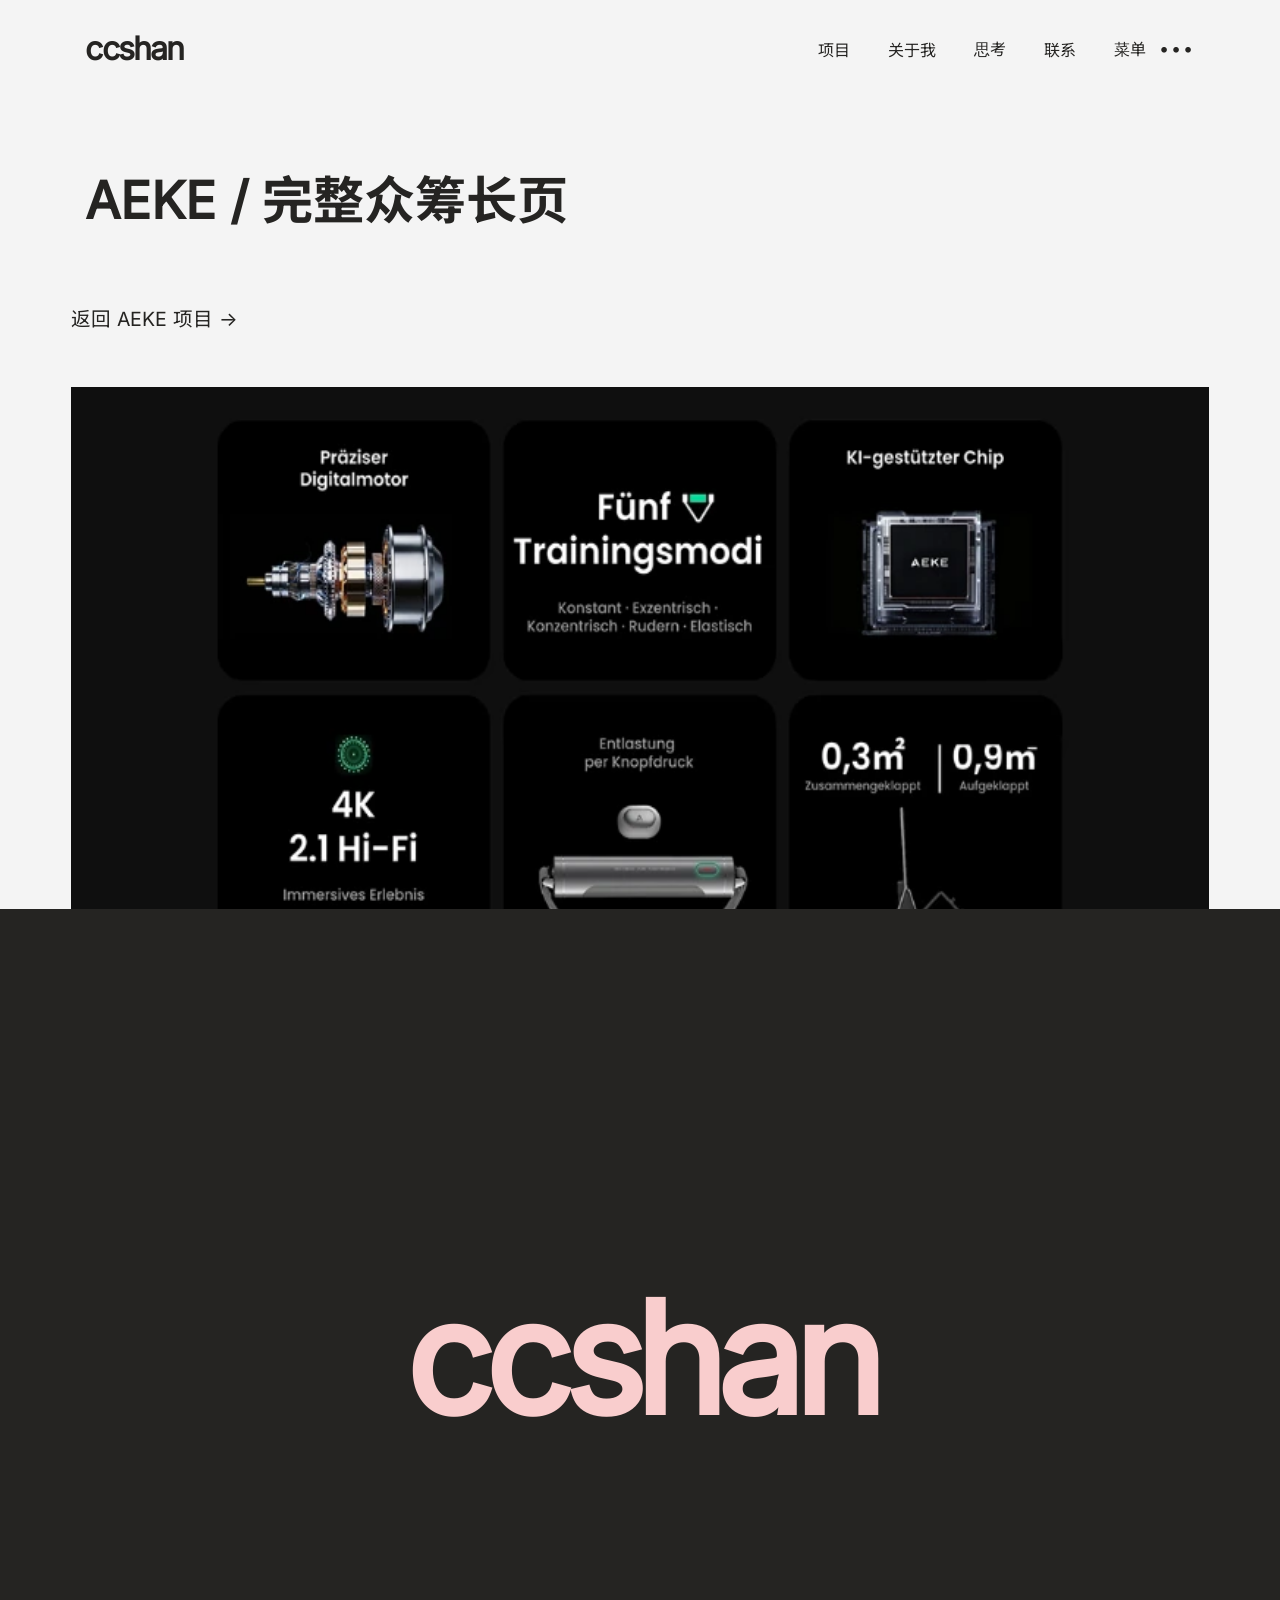
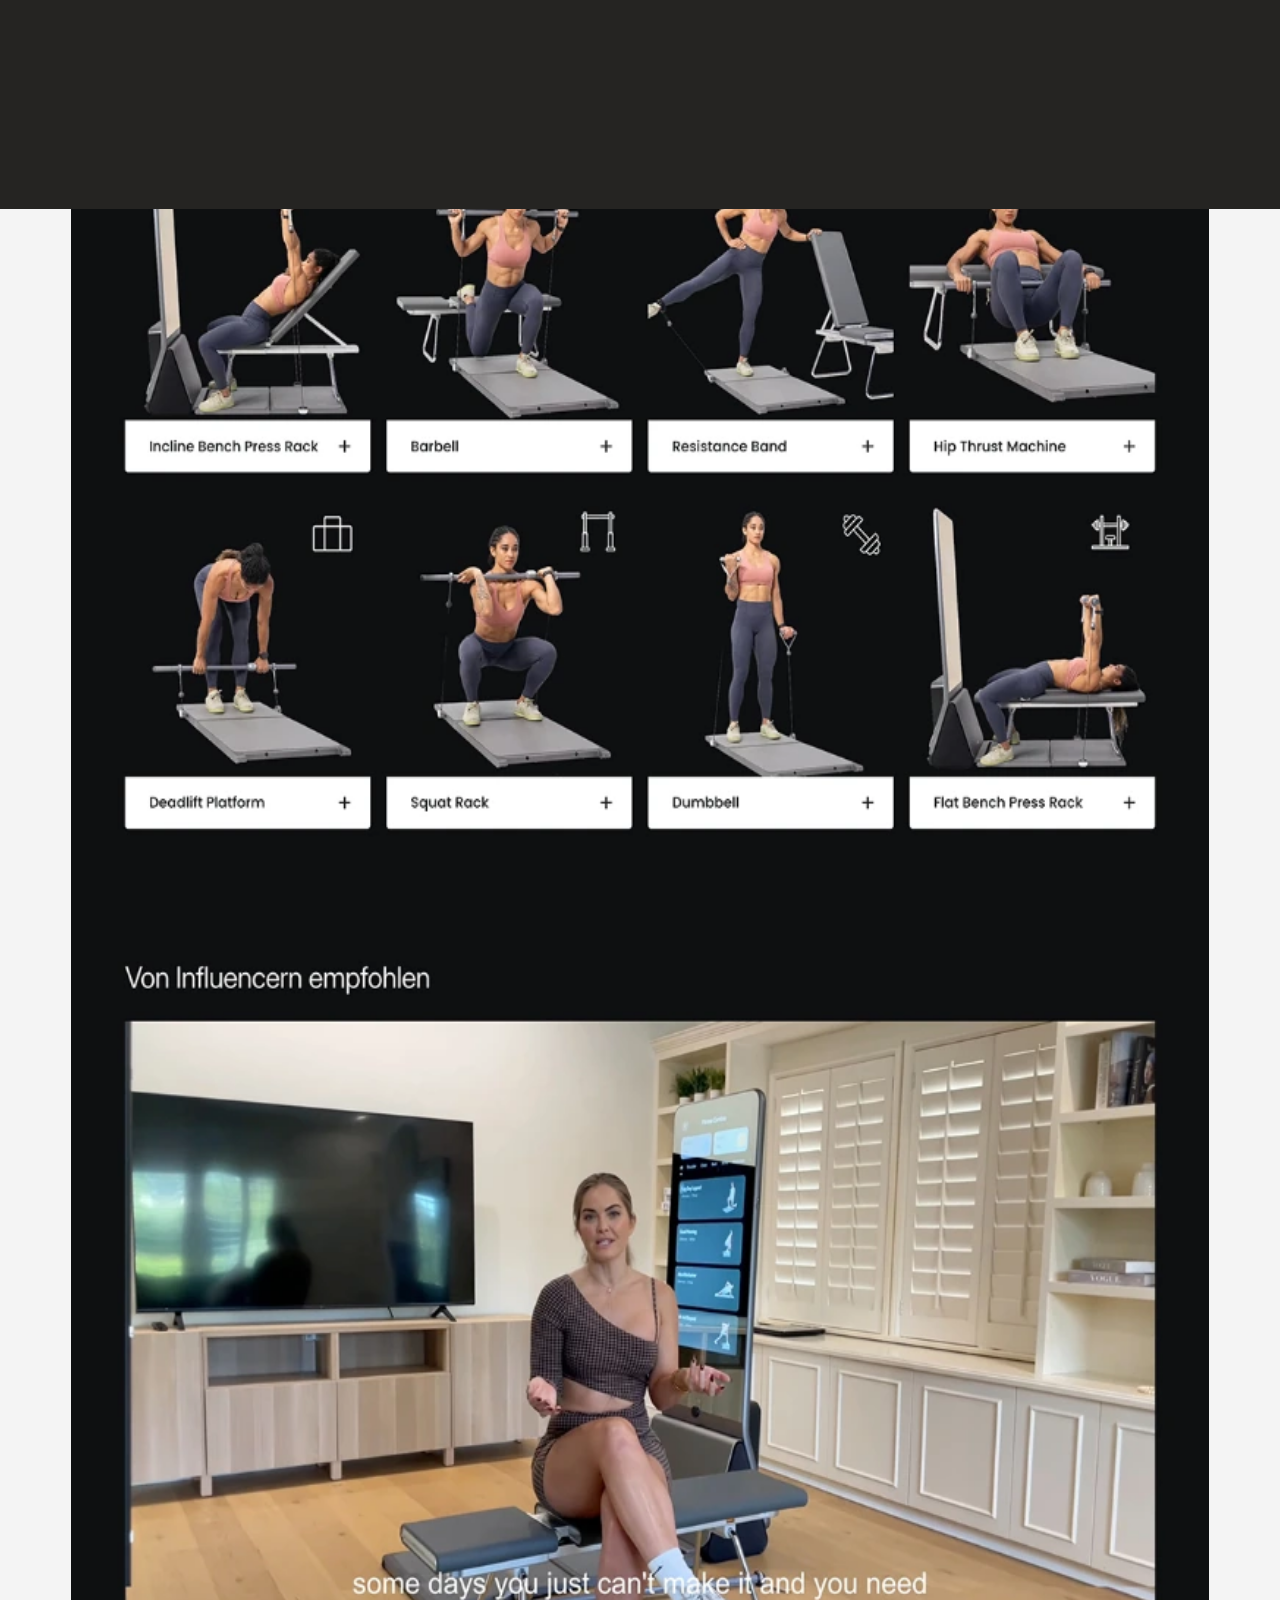
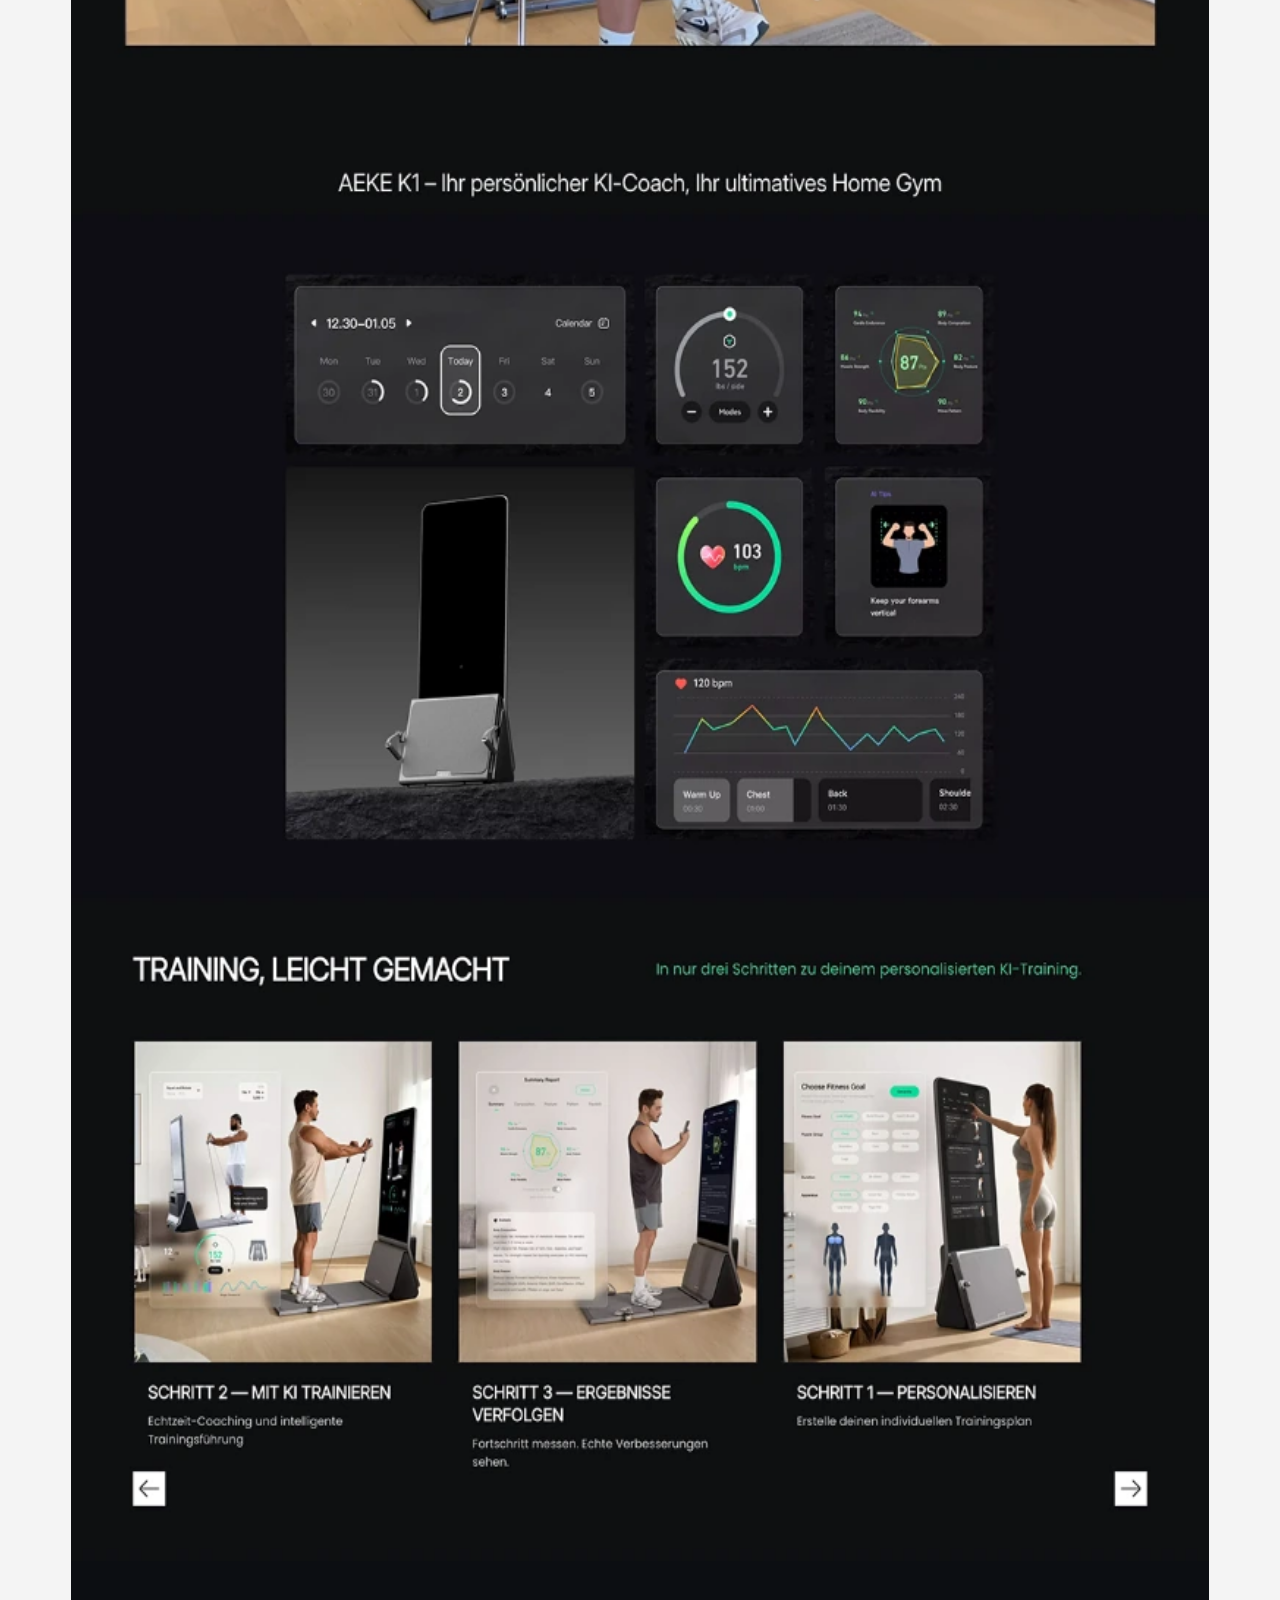
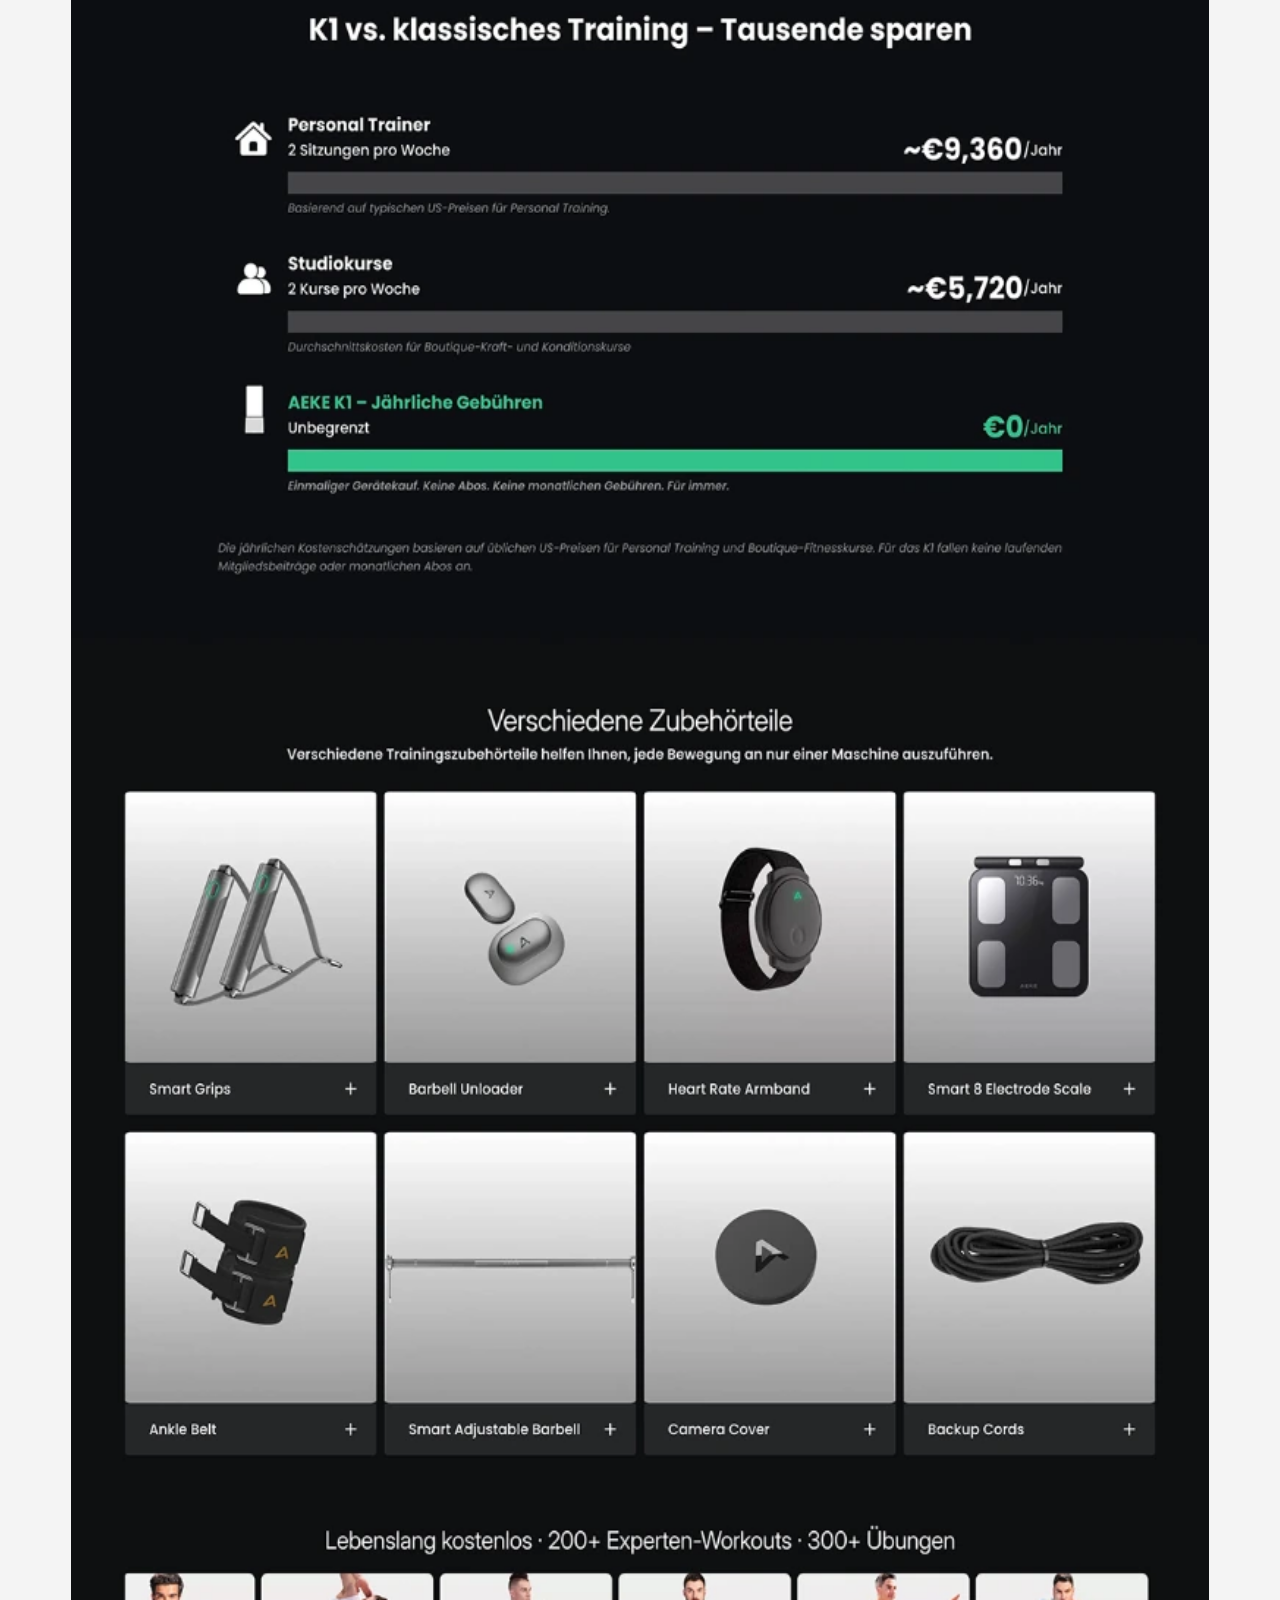
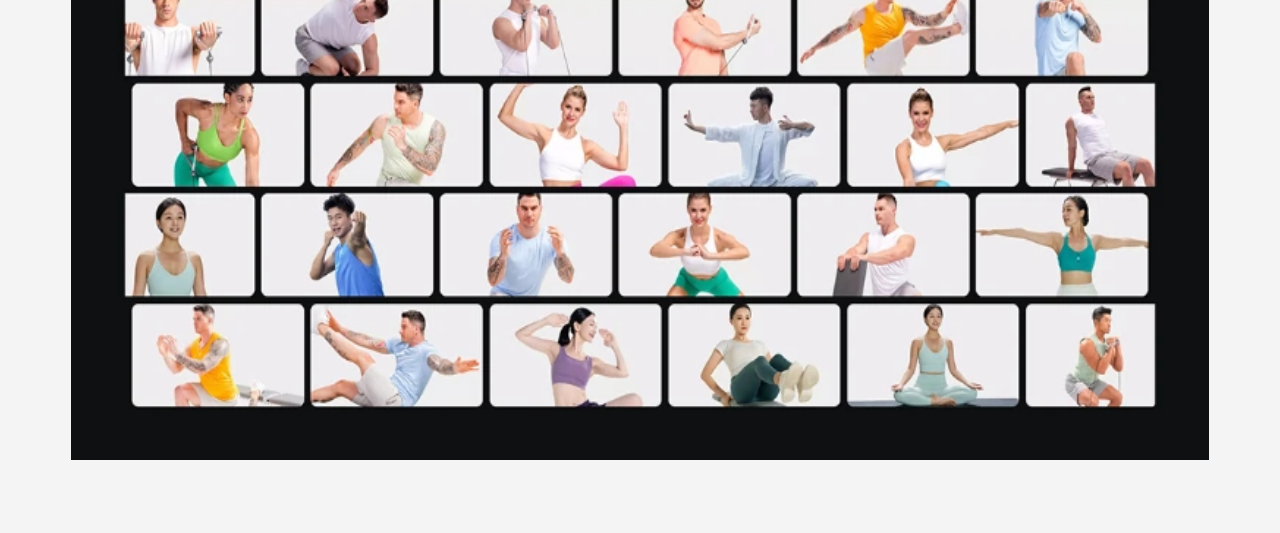
<file: work/aeke/crowdfunding/index.html>
<!doctype html><html lang="zh-CN"><head><meta charset="utf-8"><meta name="viewport" content="width=device-width,initial-scale=1,viewport-fit=cover"><meta name="theme-color" content="#252422"><title>AEKE / 完整众筹长页｜ccshan</title><meta name="description" content="ccshan，关注消费科技与智能硬件的视觉设计经理。品牌视觉、产品叙事、核心创意与团队交付。意向城市深圳。"><link rel="icon" href="/favicon.svg" type="image/svg+xml"><link rel="preload" href="/assets/fonts/inter-variable.woff2" as="font" type="font/woff2" crossorigin><link rel="stylesheet" href="/style.css?v=a376a8d0ce"><script src="/app.js?v=a376a8d0ce" defer></script></head><body id="top" data-page="crowdfunding"><a class="skip-link" href="#main">跳到正文</a><header class="site-header"><a class="wordmark" href="/" aria-label="ccshan 首页">ccshan</a><nav aria-label="主导航"><a href="/work/">项目</a><a href="/about/">关于我</a><a href="/thinking/">思考</a><a href="/contact/">联系</a><button data-menu aria-controls="site-menu" aria-expanded="false" aria-label="打开全屏菜单">菜单 <span class="menu-dots" aria-hidden="true">•••</span></button></nav></header><main id="main"><h1 class="reader-heading">AEKE / 完整众筹长页</h1><div data-node-id="575:254" data-name="完整众筹内容" class="f507c28c0 f60fbb771 f8dddea07 fcb8a78c0 f60541e1e fd89972fe f48bd3940 layout-column page-content"><div data-node-id="575:255" data-name="返回 AEKE" class="f507c28c0 f60fbb771 f8dddea07 f60541e1e f08b04966 ffb3854a7 f56b2e621 fd89972fe f012fbd12 f6f8dc559 layout-column section"><a data-node-id="575:256" data-name="" href="/work/aeke/" class="f0f92246a f0214b4b3 f34516836 f31230cd3 f8ecebc9f fd6b7ed77 fd89972fe f012fbd12 f665eebf6 f6bc741ce f2b4107f3 interactive"><p class="f933046f7 reveal">返回 AEKE 项目 →</p></a></div><div data-node-id="575:257" data-name="Kickstarter 完整页面" class="f507c28c0 f60fbb771 f8dddea07 f60541e1e f08b04966 f9c67cd72 ffb3854a7 fd89972fe f012fbd12 f6f8dc559 layout-column section"><div data-node-id="575:258" data-name="Kickstarter 完整页面 / 作品行" class="f507c28c0 f60fbb771 f60541e1e f08b04966 fd89972fe f012fbd12 f2b4107f3 layout-row responsive-row"><div data-node-id="575:259" data-name="Kickstarter 完整众筹页面" class="f507c28c0 f60fbb771 f8dddea07 f90954d61 f60541e1e f08b04966 fd89972fe f012fbd12 f2b4107f3 layout-column"><button class="artwork-wrap" data-lightbox="/assets/figma/current-0e546b3b552415eb.webp" aria-label="放大查看作品"><div data-node-id="565:162" data-name="原作品 / /assets/current/aeke-imgKickstarter06AssetsAekeGalleryBb59D56F586D884CWebp.webp" class="fe18dd49a fd89972fe f012fbd12 f6da6a3c3"><div class="fda4dbfbc f7b7df044 f2cd02d11 fa4326536 image-frame"><img src="/assets/figma/current-0e546b3b552415eb.webp" alt="作品" loading="lazy" decoding="async" class="fda4dbfbc fc78facc7 f2191c145 f48bd3940 f2167406b native-image"></div></div></button><p data-node-id="575:260" data-name="" class="f0f92246a f31230cd3 f8ecebc9f f98fbcce7 fd89972fe f012fbd12 fdf754f77 f6bc741ce f2b4107f3 reveal">Kickstarter 完整众筹页面</p></div></div></div></div></main><dialog id="site-menu" class="site-menu figma-menu" aria-label="全屏导航"><div class="menu-top"><a href="/" data-node-id="552:388">ccshan</a><button data-close data-node-id="554:3">关闭菜单</button></div><nav class="menu-links" aria-label="网站导航"><a href="/work/" data-node-id="552:389">项目</a><a href="/about/" data-node-id="552:390">关于我</a><a href="/thinking/" data-node-id="552:391">思考</a><a href="/contact/" data-node-id="552:392">联系</a></nav><a class="menu-home" href="/" data-node-id="552:393">返回首页</a></dialog><dialog class="reel-dialog" aria-label="作品视频"><div class="dialog-bar"><span>ccshan / PROJECT FILM</span><button data-close>关闭 ×</button></div><video controls playsinline preload="none"></video></dialog><dialog class="lightbox" aria-label="作品大图"><div class="dialog-bar"><span class="lightbox-label">作品原图</span><div><button class="zoom-button" aria-pressed="false">原尺寸</button><button data-close>关闭 ×</button></div></div><div class="lightbox-scroll"><img alt="作品大图"></div></dialog><div class="page-curtain" aria-hidden="true"><span>ccshan</span></div><div class="scroll-progress" aria-hidden="true"></div></body></html>
</file>
<file: style.css>
@font-face{font-family:Inter;src:url('/assets/fonts/inter-variable.woff2') format('woff2');font-weight:400;font-display:swap}@font-face{font-family:'Noto Sans SC';src:url('/assets/fonts/noto-sans-sc.woff2') format('woff2');font-weight:100 900;font-display:swap}
:root{--paper:#f4f4f4;--ink:#252422;--pink:#f9cdcd;--white:#fff;--line:#8c8b88;--u:calc(100vw / 1440);--ease:cubic-bezier(.22,1,.36,1)}*{box-sizing:border-box}html{scroll-behavior:smooth;scroll-padding-top:100px}body{margin:0;color:var(--ink);background:var(--paper);font-family:Inter,'Noto Sans SC',sans-serif;-webkit-font-smoothing:antialiased}body.dark-page{background:var(--ink);color:var(--paper)}body.modal-open{overflow:hidden}button,a{-webkit-tap-highlight-color:transparent}a{color:inherit;text-decoration:none}button{font:inherit;color:inherit;background:none;border:0;padding:0;cursor:pointer;text-align:inherit}button:disabled{opacity:.35;cursor:default}img,video{display:block}img{max-width:100%}p,h1,h2,h3,figure{margin:0}h1,h2,h3{font-weight:700}a:focus-visible,button:focus-visible,[tabindex]:focus-visible{outline:2px solid currentColor;outline-offset:7px}::selection{background:var(--pink);color:var(--ink)}.skip-link{position:fixed;top:10px;left:10px;transform:translateY(-200%);z-index:100;background:var(--paper);padding:16px}.skip-link:focus{transform:none}
.site-header{position:absolute;inset:0 0 auto;z-index:30;display:flex;align-items:center;justify-content:space-between;padding:28px 6.6667vw;color:var(--ink);transition:transform .5s var(--ease),color .35s,background .35s}.site-header.is-fixed{position:fixed;background:rgba(244,244,244,.94);backdrop-filter:blur(12px);padding-block:19px}.site-header.on-dark{color:var(--paper)}.site-header.on-dark.is-fixed{background:rgba(37,36,34,.94)}.site-header.is-hidden{transform:translateY(-110%)}.wordmark{font-size:32px;font-weight:750;letter-spacing:-1.8px;line-height:1}.site-header nav{display:flex;align-items:center;gap:38px;font-size:16px}.site-header nav a,.site-header nav button{position:relative;padding-block:8px}.site-header nav a:after{position:absolute;content:'';height:1px;background:currentColor;bottom:2px;left:0;right:0;transform:scaleX(0);transform-origin:right;transition:transform .4s var(--ease)}.site-header nav a:hover:after{transform:scaleX(1);transform-origin:left}.menu-dots{letter-spacing:2px;font-size:18px;margin-left:8px}.page-content{padding-top:112px}.page-content:has(>[data-node-id="538:367"]){padding-top:0}.video-frame{position:relative;overflow:hidden;background:#141619;color:#fff}.video-frame .motion-video{width:100%;height:100%;object-fit:cover;transform:translateY(var(--parallax-y,0px)) scale(1.08);will-change:transform}.video-controls{position:absolute;right:32px;bottom:24px;display:flex;gap:10px;z-index:2}.video-controls button{background:rgba(10,10,10,.42);border:1px solid #ffffff80;border-radius:30px;padding:12px 20px;color:#fff;backdrop-filter:blur(8px);font-size:13px}.video-controls button:hover{background:var(--paper);color:var(--ink)}.case-video{width:100%;height:min(67vw,960px)}.dark-page .site-header{color:var(--paper)}.artwork,.artwork-wrap{display:block;width:100%;overflow:hidden;position:relative;cursor:zoom-in}.artwork img{width:100%;height:auto}.artwork-wrap>div{width:100%}.cover-link,.project-card a:has(img){overflow:hidden}.project-card img{transition:transform 1s var(--ease)}.project-card:hover img{transform:scale(1.045)}.project-card:hover .interactive{opacity:.65}.interactive{transition:color .3s,background .3s,opacity .3s}.interactive[class*="rounded"]:hover{background:var(--ink);color:var(--paper)}.interactive>p{color:inherit}.site-footer{position:relative;z-index:1}.site-footer a:hover{opacity:.65}.reveal{opacity:1}.js.motion .reveal.is-pending{opacity:0;transform:translateY(28px)}.js.motion .reveal{transition:opacity .85s var(--ease),transform 1s var(--ease)}.about-scene{transition:background-color .6s,color .6s}.about-scene.is-active{background:var(--pink)!important;color:var(--ink)!important}.about-scene.is-active p{color:inherit}.gallery-track{position:relative;overflow-x:auto!important;overscroll-behavior-inline:contain;scroll-snap-type:x proximity;scrollbar-width:thin;scrollbar-color:currentColor transparent;cursor:grab;touch-action:pan-x pan-y}.gallery-track.is-dragging{cursor:grabbing;scroll-snap-type:none;user-select:none}.gallery-inner{width:max-content!important}.gallery-track>.gallery-inner>div{scroll-snap-align:start}.gallery-tools{display:flex;align-items:center;justify-content:space-between;gap:24px;width:100%;padding-top:22px;font-size:13px}.gallery-tools>div{display:flex;gap:10px}.gallery-tools button{border:1px solid currentColor;border-radius:50%;width:40px;height:40px;text-align:center;transition:background .3s,color .3s}.gallery-tools button:not(:disabled):hover{background:var(--ink);color:var(--paper)}.dark-page .gallery-tools button:not(:disabled):hover{background:var(--paper);color:var(--ink)}.gallery-progress{width:32%;height:2px;background:#8884;overflow:hidden}.gallery-progress span{display:block;background:currentColor;height:100%;transform-origin:left;transition:transform .2s linear}.product-series{padding:70px 5.555vw 96px}.series-heading{display:flex;justify-content:space-between;align-items:baseline;margin-bottom:32px;gap:24px}.series-heading h2{font-size:24px}.series-heading p{font-size:14px}.product-series .gallery-track{display:flex;gap:24px;padding-bottom:16px}.gallery-item{flex:0 0 31.8%;scroll-snap-align:start;cursor:zoom-in}.gallery-item img{width:100%;height:39vw;object-fit:cover;object-position:top}.vis-artwork{padding:24px 5.555vw 48px;display:grid;grid-template-columns:1fr 1fr;gap:24px}.simagic-result{padding:100px 5.555vw 140px;display:grid;grid-template-columns:1fr 1.5fr;gap:50px;border-top:1px solid #aaa}.simagic-result>p{grid-column:1/-1;font-size:16px}.simagic-result h2{font-size:48px;line-height:1.4}.simagic-result>div{font-size:22px;line-height:1.7;display:flex;flex-direction:column;gap:32px}.simagic-result a{font-size:16px;text-decoration:underline;text-underline-offset:6px}.next-case{position:relative;overflow:hidden;min-height:800px;--next-scale:.88}.next-case img{transform:scale(var(--next-scale));transition:transform .15s linear}.next-case h2{font-size:clamp(64px,10vw,170px);line-height:1.1;letter-spacing:-.06em}.custom-next{padding:90px 6.667vw 80px;background:var(--ink);color:var(--paper)}.custom-next>p{font-size:16px;margin-bottom:36px}.custom-next h2{display:flex;justify-content:space-between}.next-media{height:55vw;max-height:750px;overflow:hidden;margin-top:45px}.next-media img{width:100%;height:100%;object-fit:cover}.case-links{display:flex;justify-content:space-between;padding:40px 6.667vw 70px;font-size:18px}.site-menu,.reel-dialog,.lightbox{max-width:none;max-height:none;border:0;margin:0;width:100%;height:100dvh;padding:0;color:var(--paper);background:var(--ink)}dialog::backdrop{background:#000a;backdrop-filter:blur(5px)}dialog[open]{animation:dialog-in .65s var(--ease) both}dialog.is-closing{animation:dialog-out .35s var(--ease) both}.site-menu{background:var(--pink);color:var(--ink);padding:28px 6.667vw 60px}.menu-top{display:flex;justify-content:space-between;align-items:center;font-size:16px}.menu-top>a{font-size:32px;font-weight:750;letter-spacing:-1.8px}.menu-layout{height:calc(100% - 65px);display:grid;grid-template-columns:1.6fr 1fr;gap:80px;align-items:end;padding-bottom:30px}.menu-layout nav{display:flex;flex-direction:column;align-items:start}.menu-layout nav a{font-size:clamp(60px,7vw,120px);line-height:1.3;letter-spacing:-.05em;display:flex;align-items:baseline;gap:30px;overflow:hidden;transition:opacity .3s,transform .5s var(--ease)}.menu-layout nav a:hover{transform:translateX(20px);opacity:.6}.menu-layout nav span{font-size:12px;letter-spacing:0}.menu-meta{font-size:18px;line-height:1.8;display:flex;flex-direction:column;gap:35px;padding-bottom:18px}.dialog-bar{position:sticky;top:0;display:flex;justify-content:space-between;gap:20px;padding:22px 32px;background:var(--ink);color:var(--paper);z-index:3;font-size:14px}.dialog-bar>div{display:flex;gap:24px}.reel-dialog video{width:100%;height:calc(100dvh - 65px);object-fit:contain}.lightbox-scroll{height:calc(100dvh - 65px);overflow:auto;text-align:center;padding:25px}.lightbox-scroll img{display:block;max-width:100%;max-height:none;width:auto;margin:auto}.lightbox:not(.is-zoomed) .lightbox-scroll img{max-height:calc(100dvh - 115px);object-fit:contain}.lightbox.is-zoomed .lightbox-scroll img{max-width:none;max-height:none}.page-curtain{position:fixed;z-index:99;inset:0;background:var(--ink);color:var(--pink);display:grid;place-items:center;transform:translateY(101%);pointer-events:none}.page-curtain span{font-size:clamp(70px,12vw,180px);font-weight:750;letter-spacing:-.06em}.scroll-progress{position:fixed;inset:0 auto auto 0;height:2px;width:100%;transform:scaleX(0);transform-origin:left;background:var(--pink);mix-blend-mode:difference;z-index:45;pointer-events:none}.not-found{min-height:85vh;padding:180px 7vw}.not-found h1{font-size:6vw;margin-bottom:50px}.simagic-page{padding-top:112px}body[data-page="home"] .site-header:not(.is-fixed){color:#fff}.section{max-width:100%}.title-section h1{letter-spacing:-.055em}.case-cover{overflow:hidden}.case-cover>img{transform:translateY(var(--parallax-y,0px)) scale(1.08);will-change:transform}.project-card{cursor:pointer}.artwork-wrap img{transition:filter .3s}.artwork-wrap:hover img{filter:brightness(.96)}
@keyframes dialog-in{from{clip-path:inset(0 0 100% 0)}to{clip-path:inset(0)}}@keyframes dialog-out{from{clip-path:inset(0)}to{clip-path:inset(0 0 100% 0)}}

.f2062923b{height:calc(726 * var(--u))}
.f08b04966{overflow:clip}
.fd89972fe{position:relative}
.f012fbd12{flex-shrink:0}
.f6f8dc559{width:calc(1440 * var(--u))}
.fcbe0e8fc{line-height:1.5}
.f1aefe975{width:calc(800 * var(--u))}
.f0214b4b3{display:block}
.f34516836{cursor:pointer}
.fd6b7ed77{line-height:0}
.f4404fd87{width:calc(180 * var(--u))}
.f0f92246a{overflow-wrap:break-word}
.f62fee621{background:var(--paper,#f4f4f4)}
.f507c28c0{align-content:stretch}
.f60fbb771{display:flex}
.f31230cd3{font-family:Inter,"Noto Sans SC",sans-serif}
.f8ecebc9f{font-weight:400}
.f60541e1e{align-items:flex-start}
.f8ef2268e{justify-content:space-between}
.f3927d6c3{padding-inline:calc(96 * var(--u))}
.f8d7b1cc7{padding-block:calc(20 * var(--u))}
.f7984cf1c{font-size:calc(18 * var(--u))}
.f6bc741ce{color:var(--ink,#252422)}
.f30675ca1{font-family:Inter,"Noto Sans SC",sans-serif}
.f69450ef1{font-weight:700}
.fe4a60058{font-size:calc(44 * var(--u))}
.f92c0fe0d{width:calc(384 * var(--u))}
.ff5691251{font-size:calc(20 * var(--u))}
.f8dddea07{flex-direction:column}
.fcb8a78c0{gap:calc(24 * var(--u))}
.fc0010d94{gap:calc(48 * var(--u))}
.f40a0208d{padding:calc(96 * var(--u))}
.f5a4fd449{margin-bottom:0}
.fc7487598{font-size:calc(42 * var(--u))}
.f041d1e3b{width:calc(736 * var(--u))}
.fca6bf630{text-align:center}
.f8d5fc173{width:calc(144 * var(--u))}
.fca6bcd4b{border-width:1px}
.f618c9801{border-color:var(--ink,#252422)}
.fba4c5089{border-style:solid}
.ff06c5be9{height:calc(48 * var(--u))}
.f3960ffc2{align-items:center}
.f86843cf1{justify-content:center}
.f4c901ed9{border-radius:calc(24 * var(--u))}
.fa99b5f0a{width:calc(176 * var(--u))}
.f483145a9{gap:calc(32 * var(--u))}
.ffe165702{font-family:Inter,"Noto Sans SC",sans-serif}
.fb96efd3a{line-height:1.15}
.f4bee8b56{font-style:normal}
.fa7268021{font-size:calc(126 * var(--u))}
.f856a5030{letter-spacing:calc(-5.04 * var(--u))}
.fab67b36c{width:calc(448 * var(--u))}
.f58dfb5c9{gap:calc(64 * var(--u))}
.fc24c454e{width:calc(1248 * var(--u))}
.f948ac89b{font-size:calc(24 * var(--u))}
.f665eebf6{font-size:calc(22 * var(--u))}
.f65670a53{gap:calc(4 * var(--u))}
.fc704c41c{background:var(--line,#8c8b88)}
.faea61608{height:1px}
.f726ebf2d{gap:calc(56 * var(--u))}
.fa5bdcf60{font-size:calc(48 * var(--u))}
.fda4dbfbc{position:absolute}
.f7b7df044{inset:0}
.f2191c145{max-width:none}
.f7d85d0c2{object-fit:cover}
.fa4326536{pointer-events:none}
.f48bd3940{width:100%;height:100%}
.f08365bb5{height:calc(700 * var(--u))}
.fdc45d79c{width:calc(400 * var(--u))}
.f4d47faf1{font-size:calc(34 * var(--u))}
.f5a55dd2b{gap:calc(16 * var(--u))}
.f0458b5d7{width:calc(156 * var(--u))}
.fb369508b{padding-bottom:calc(96 * var(--u))}
.f83841c76{font-size:calc(56 * var(--u))}
.fc2ec4706{font-size:calc(52 * var(--u))}
.f4888e5ae{background:var(--ink,#252422)}
.f8199fa7d{opacity:0.35}
.f29aa7ecb{gap:calc(72 * var(--u))}
.f9d9b1a1e{font-size:calc(88 * var(--u))}
.fdb1d69f0{color:var(--pink,#f9cdcd)}
.fccd6c47b{width:calc(608 * var(--u))}
.fca5169a2{font-size:calc(26 * var(--u))}
.feba14ce3{border-color:var(--pink,#f9cdcd)}
.fefc981d0{width:calc(200 * var(--u))}
.fb4d29faf{gap:calc(40 * var(--u))}
.fec8a7cc9{height:calc(620 * var(--u))}
.f12436b26{width:calc(576 * var(--u))}
.f740dd107{width:calc(1000 * var(--u))}
.f1e3de5eb{width:calc(160 * var(--u))}
.fe72d2f19{width:calc(184 * var(--u))}
.fa897aee9{background:var(--pink,#f9cdcd)}
.f8eb5f528{height:calc(240 * var(--u))}
.f8b071513{font-size:calc(40 * var(--u))}
.f668b21aa{height:100%}
.f29e503e8{left:-3.33%}
.f2167406b{top:0}
.f1ebfd955{width:106.67%}
.f2cd02d11{overflow:hidden}
.fb33b51ab{height:135%}
.fc78facc7{left:0}
.fed01159e{top:-17.5%}
.f6da6a3c3{width:100%}
.f4ff26312{font-size:calc(64 * var(--u))}
.f3efc998f{width:calc(140 * var(--u))}
.f5339d8f5{font-size:calc(28 * var(--u))}
.f9d7fcca3{padding-top:calc(64 * var(--u))}
.fbd3221fd{height:calc(420 * var(--u))}
.f955775c5{gap:calc(20 * var(--u))}
.f2eba0d65{text-align:left}
.f7bd3d408{line-height:calc(130 * var(--u))}
.f22677eaa{font-size:calc(120 * var(--u))}
.f2b4107f3{width:calc(1280 * var(--u))}
.f98fbcce7{line-height:calc(22 * var(--u))}
.fdf754f77{font-size:calc(16 * var(--u))}
.ff62dcabf{line-height:calc(28 * var(--u))}
.f16614526{gap:calc(8 * var(--u))}
.faccae990{padding-bottom:calc(24 * var(--u))}
.f5232adff{padding-top:calc(70 * var(--u))}
.ffb3854a7{padding-inline:calc(80 * var(--u))}
.f55cf6e03{width:calc(640 * var(--u))}
.f6ca14e6c{font-family:Inter,"Noto Sans SC",sans-serif}
.f05c1f8ea{line-height:calc(25 * var(--u))}
.fecfb1655{line-height:calc(56 * var(--u))}
.fca05926c{width:calc(480 * var(--u))}
.f933046f7{line-height:calc(31 * var(--u))}
.fdab3e991{line-height:calc(34 * var(--u))}
.fd6db0d0d{gap:calc(160 * var(--u))}
.f9c67cd72{padding-bottom:calc(48 * var(--u))}
.ffb8ecd00{padding-top:calc(140 * var(--u))}
.f1859eeb6{line-height:calc(62 * var(--u))}
.feb298f05{width:calc(720 * var(--u))}
.f4ed3761b{line-height:calc(39 * var(--u))}
.f8b24824b{gap:calc(80 * var(--u))}
.fff199781{height:calc(960.153 * var(--u))}
.f90954d61{gap:calc(12 * var(--u))}
.f84d8bc2a{height:calc(393.6 * var(--u))}
.fd87b2fe8{height:calc(720 * var(--u))}
.f112bf7d6{padding-bottom:calc(20 * var(--u))}
.f12f32da7{padding-top:calc(16 * var(--u))}
.fb1104f41{object-fit:contain}
.fe214ce99{height:calc(513.79 * var(--u))}
.fc9bc8c01{width:calc(410.667 * var(--u))}
.f1906e3cb{height:99.99%}
.fbe2ed63d{top:-0.09%}
.fea4a1a23{width:99.92%}
.f4153d1ca{height:calc(534 * var(--u))}
.ff169c392{height:calc(547.556 * var(--u))}
.ff3252761{height:calc(547.56 * var(--u))}
.fc93139bd{padding-top:calc(128 * var(--u))}
.ff489eb09{color:var(--paper,#f4f4f4)}
.f3e7629d7{height:calc(960 * var(--u))}
.f1b33eb44{height:calc(725.4 * var(--u))}
.f6578ab3f{width:calc(413.384 * var(--u))}
.fbdbe47af{width:calc(930 * var(--u))}
.f1ccb3b95{width:calc(929.546 * var(--u))}
.f83ae34f8{width:calc(413.535 * var(--u))}
.f151feaa7{height:calc(696 * var(--u))}
.f1384f66f{overflow-x:auto}
.fca04fff5{overflow-y:clip}
.f308fc069{text-align:right}
.fc2c431b6{padding-bottom:calc(80 * var(--u))}
.f17af9950{padding-top:calc(48 * var(--u))}
.fbd53f8ff{width:calc(405 * var(--u))}
.ff95ae597{padding-bottom:calc(64 * var(--u))}
.f109882af{height:calc(818.824 * var(--u))}
.f1db9689e{height:calc(816.993 * var(--u))}
.fc3a6df7c{height:calc(818.228 * var(--u))}
.fcb1abcd4{width:calc(628 * var(--u));height:calc(628 * var(--u))}
.f554dce51{width:calc(628 * var(--u))}
.fbca1f2ed{height:calc(2389.333 * var(--u))}
.fbe6bbdb1{width:calc(420 * var(--u))}
.fa83a3b3d{gap:calc(96 * var(--u))}
.f7e450528{height:calc(302 * var(--u))}
.f4d2626f5{height:calc(810 * var(--u))}
.f669ae0ea{line-height:calc(119 * var(--u))}
.f2ebeef9f{font-size:calc(110 * var(--u))}
.fa2edcb1a{white-space:pre-wrap}
.f16456ff8{padding-block:calc(120 * var(--u))}
.f06443d1a{height:calc(353.25 * var(--u))}
.f6a674f4d{height:calc(537.122 * var(--u))}
.f88798cfd{width:calc(302 * var(--u))}
.f209f942f{height:calc(837.333 * var(--u))}
.fba6a4bb6{height:calc(718.357 * var(--u))}
.f74af73e1{height:calc(351.905 * var(--u))}
.febd8237b{height:calc(350.764 * var(--u))}
.f0f4e700b{width:calc(356.481 * var(--u))}
.f47f32364{width:calc(393.862 * var(--u))}
.f67d04454{width:calc(394.872 * var(--u))}
.fa0f9f7ce{width:calc(412.132 * var(--u))}
.f90ddbe91{width:calc(495.177 * var(--u))}
.f10b59b6b{width:calc(405.619 * var(--u))}
.fed72cb85{width:calc(296.915 * var(--u))}
.fefe9e9de{width:calc(312.373 * var(--u))}
.f042ec43c{height:calc(776 * var(--u))}
.f6b319aaf{line-height:calc(26 * var(--u))}
.fb4e91657{line-height:calc(125 * var(--u))}
.f9ec70e75{font-size:calc(96 * var(--u))}
.f60d0b74c{line-height:calc(47 * var(--u))}
.fc428d9b8{font-size:calc(36 * var(--u))}
.ffe5c816a{padding-block:calc(64 * var(--u))}
.f3a83b4b3{height:calc(600 * var(--u))}
.fc3dc1309{line-height:calc(21 * var(--u))}
.fdb82ac18{width:calc(768 * var(--u))}
.f294c8f0b{line-height:calc(23 * var(--u))}
.f3d9cf33b{line-height:calc(83 * var(--u))}
.f16a96b4c{width:calc(394 * var(--u))}
.f8bee531b{line-height:calc(29 * var(--u))}
.f57f3afcd{width:calc(320 * var(--u))}
.f882d9f54{line-height:calc(40 * var(--u))}
.f2fcf49fa{opacity:0.25}
.fdf289bf8{line-height:calc(48 * var(--u))}
.fcb9feeeb{flex:1 0 0}
.f257f3a2f{min-width:1px}
.fb628cd02{height:calc(313 * var(--u))}
.fa2fe20af{line-height:calc(114 * var(--u))}
.f20c60294{line-height:calc(36 * var(--u))}
.fa831e7af{line-height:calc(73 * var(--u))}
.f5e150456{font-size:calc(32 * var(--u))}
.fdc49ae5d{width:calc(1120 * var(--u))}
.f53a614a5{line-height:calc(46 * var(--u))}
.ff36db923{line-height:calc(38 * var(--u))}
.f65f1b3f2{width:calc(880 * var(--u))}
.f73be8c31{padding:calc(80 * var(--u))}
.f23600397{width:calc(500 * var(--u))}
.fe911fcdd{width:calc(700 * var(--u))}
.f22b652ae{height:calc(264.307 * var(--u))}
.f1b649dad{width:calc(612 * var(--u))}
.f3997e352{height:calc(269.003 * var(--u))}
.fa8faf8e7{height:calc(719.149 * var(--u))}
.fc02d677f{height:calc(711.579 * var(--u))}
.fdb3790ac{height:calc(708.772 * var(--u))}
.fa55273ec{height:calc(658.333 * var(--u))}
.f73558435{height:calc(659.31 * var(--u))}
.f358d1fad{padding-left:calc(96 * var(--u))}
.f32aefe97{height:calc(339.073 * var(--u))}
.ffc885f34{height:calc(451.365 * var(--u))}
.f6dcaccb1{height:calc(699.976 * var(--u))}
.f32f874b3{height:calc(696.788 * var(--u))}
.f4d095966{height:calc(699.122 * var(--u))}
.fea97dcc5{height:calc(463.218 * var(--u))}
.f4822fbc6{height:calc(463.386 * var(--u))}
.f2d923e17{height:calc(576.482 * var(--u))}
.f56b2e621{padding-block:calc(36 * var(--u))}
.fe18dd49a{height:calc(7282 * var(--u))}
/* Source composition stays proportional on desktop; layout reflows at smaller sizes. */
@media(min-width:1920px){:root{--u:1.333333px}main{max-width:1920px;margin-inline:auto}.site-header{padding-inline:max(6.667vw,calc((100vw - 1664px)/2))}}
@media(max-width:900px){:root{--u:.72px}.site-header{padding:24px 5vw}.site-header nav{gap:22px;font-size:15px}.wordmark{font-size:28px}.page-content,.simagic-page{padding-top:100px}.page-content{width:100%}.page-content>div,.simagic-page>div,.simagic-page>section{width:100%;max-width:100%}.section{padding-inline:5vw}.section>*{max-width:100%}.section>.responsive-row{width:100%;gap:24px}.section>.responsive-row>*{width:calc(50% - 12px);flex:1;min-width:0}.page-content>.section>div:not(.video-controls){max-width:100%}.site-footer>div{max-width:100%}.site-footer{padding:60px 5vw!important}.site-footer>div{gap:30px}.site-footer>div>*{max-width:55%}.site-footer p{max-width:100%}.site-footer a{max-width:100%}.site-footer [data-name="站点索引"]{gap:15px;flex-wrap:wrap}.site-footer [data-name="站点索引"]>*{width:auto}.video-frame{padding:0!important}.video-frame .video-controls{right:22px;bottom:20px}.case-video{height:67vw}.series-heading{flex-direction:column;gap:12px}.next-case{min-height:500px}.menu-layout{gap:35px}.menu-meta{font-size:15px}.simagic-result h2{font-size:38px}.simagic-result>div{font-size:18px}}
@media(max-width:900px){:root{--u:.8px}html{scroll-padding-top:80px}body{font-size:16px}.site-header{padding:24px 24px}.site-header.is-fixed{padding:18px 24px}.site-header nav>a{display:none}.site-header nav button{font-size:14px}.wordmark{font-size:28px}.page-content,.simagic-page{padding-top:90px}.page-content>div,.simagic-page>div,.simagic-page>section{width:100%}.section{padding:50px 24px!important;gap:30px!important;display:flex;flex-direction:column;align-items:stretch!important}.section>div,.section>p,.section>a,.section>h1{width:100%;max-width:100%}.section p,.section h1,.section a{max-width:100%}.section>div>div,.section>div>p{max-width:100%}.section .responsive-row{flex-direction:column;gap:30px;width:100%}.section .responsive-row>*{width:100%;flex:none;max-width:100%}.section>div:not(.video-controls){max-width:100%}.section>div>div{max-width:100%}.section [class*="f"]{min-width:0}.section .chapter-label{width:100%!important;gap:10px}.chapter-label p{font-size:14px!important;line-height:1.5!important}.section.title-section{padding-top:50px!important;gap:30px!important}.title-section h1{font-size:clamp(52px,14vw,80px)!important;line-height:1.12!important}.title-section>p:not(h1){font-size:20px}.title-section>div{gap:12px}.title-section>div>p{font-size:14px;line-height:1.7}.intro-heading{font-size:25px!important;line-height:1.6!important;width:100%!important}.intro-heading>p{line-height:1.6!important}.section p{font-size:max(15px,1em);line-height:1.75}.section>p{width:100%!important}.section>div>div>p{width:100%;max-width:100%}.section>div>p{width:100%}.section>div>div>div{max-width:100%}.section>div>div>div>p{max-width:100%}.section [data-name="项目概览"]{flex-direction:column;gap:30px}.section [data-name="项目概览"]>div{width:100%}.section [data-name="项目命题与本人职责"] p{font-size:26px!important;line-height:1.5!important}.section [data-name="背景与方法"] p{font-size:17px!important;line-height:1.8!important}.section .artwork-wrap{width:100%;height:auto}.artwork-wrap>div{height:auto!important;aspect-ratio:var(--art-ratio,1.5)}.artwork-wrap img{position:relative!important;height:100%!important;object-fit:contain!important}.section .gallery-track{width:calc(100vw - 48px)!important;max-width:none!important;flex-direction:row!important;gap:16px}.section .gallery-inner{display:flex;flex-direction:row!important;gap:16px!important;max-width:none!important}.section .gallery-inner>div{width:78vw!important;max-width:none;flex:none!important;gap:12px}.section .gallery-inner .artwork-wrap>div{height:110vw!important;aspect-ratio:auto}.section .gallery-inner img{object-fit:cover!important;object-position:top}.gallery-tools{font-size:12px}.gallery-tools>div{gap:8px}.gallery-tools button{width:36px;height:36px}.video-frame{padding:0!important;height:65vw!important;min-height:280px}.video-frame[data-node-id="538:367"]{height:78svh!important;min-height:520px}.video-frame[data-node-id="538:367"] .motion-video{object-position:53% center}.video-controls{right:16px!important;bottom:18px!important;gap:8px}.video-controls button{padding:10px 13px;font-size:11px}.section[data-name="首屏作品信息"]{flex-direction:row;gap:16px!important;padding-block:18px!important;align-items:center!important}.section[data-name="首屏作品信息"] p{font-size:12px;line-height:1.5}.section[data-name="首屏作品信息"]>a{width:auto;min-width:85px}.section[data-name^="能力证据"]{gap:32px!important;padding-block:45px!important}.section[data-name^="能力证据"]>div{border-bottom:1px solid #25242233;padding-bottom:26px;gap:8px}.section[data-name^="能力证据"]>div:last-child{border:0;padding:0}.section[data-name^="能力证据"] a{font-size:32px!important}.section[data-name^="能力证据"] p{width:auto}.section[data-name="关于 / 个人定位"] [data-node-id="538:383"]{font-size:80px!important;line-height:1.1;letter-spacing:-5px}.section[data-name="精选项目 / 三列"] .responsive-row{gap:45px}.project-card>div:has(>img),.project-card>.cover-link{height:125vw!important;width:100%!important;max-height:650px}.project-card p{font-size:17px!important;line-height:1.6!important}.project-card>p:first-of-type{font-size:28px!important}.section[data-name="项目索引 / 双列作品"] .project-card a:has(>img){height:70vw!important;width:100%!important}.section[data-name="项目索引 / 双列作品"] .responsive-row{gap:48px}.site-footer{padding:60px 24px 35px!important;gap:38px!important}.site-footer>div{flex-direction:column;width:100%!important;gap:30px!important}.site-footer>div>*{max-width:100%!important;width:100%!important}.site-footer [data-name="联系主张"]>div:first-child{font-size:38px!important}.site-footer [data-name="联系主张"]>div:first-child p{line-height:1.45}.site-footer [data-name="岗位与联系"]{gap:20px!important}.site-footer [data-name="岗位与联系"] p{font-size:16px!important}.site-footer [data-name="岗位与联系"] [data-name="联系我"]{width:160px!important}.site-footer [data-name="站点索引"]{flex-direction:row;flex-wrap:wrap;gap:24px!important;font-size:15px!important}.site-footer [data-name="站点索引"]>*{width:auto!important}.site-footer [data-name="页尾站点导航"]>a{font-size:48px!important}.section[data-name="ABOUT / 个人立场"]>div{width:100%;flex-direction:column;gap:30px}.section[data-name="ABOUT / 个人立场"]>div>div{width:100%}.section[data-name="ABOUT / 个人立场"] p{font-size:24px;line-height:1.6}.section[data-name="ABOUT / 个人立场"] h1{font-size:68px!important}.section[data-name="ABOUT / 个人立场"] [data-name="个人介绍"] p{font-size:22px!important}.section[data-name="ABOUT / 个人立场"] [data-name="人物与项目"]{flex-direction:column}.section[data-name="ABOUT / 个人立场"] [data-name="人物与项目"]>div{width:100%!important}.section[data-name="个人概览 / Snapshot"]>div{width:100%;max-width:100%}.section [data-name="经历概览 / 指标行"]{display:grid;grid-template-columns:1fr 1fr;gap:28px}.section [data-name="经历概览 / 指标行"]>div{width:100%;max-width:100%;gap:6px}.section [data-name="经历概览 / 指标行"]>div>p:first-child{font-size:48px}.section [data-name="经历概览 / 指标行"]>div>p:last-child{font-size:13px}.section[data-name="03 / 完整工作经历"]>div{width:100%;flex-direction:column;gap:16px}.section[data-name="03 / 完整工作经历"]>div>div{width:100%}.section[data-name="03 / 完整工作经历"] p{font-size:16px!important}.section[data-name="03 / 完整工作经历"]>p{font-size:26px!important}.section[data-node-id="562:28"]>div{width:100%;flex-direction:column;gap:22px}.section[data-node-id="562:28"]>div>div{width:100%;gap:20px}.section[data-node-id="562:28"] p{font-size:17px;line-height:1.8}.section[data-node-id="562:28"]>p:first-child{font-size:27px!important}.section[data-node-id="562:28"]>div>div>div{width:100%;flex-direction:column;gap:24px}.section[data-name="项目复盘列表"]>div,.section[data-name="思考与实践 / 持续内容"]>div{width:100%;flex-direction:column;gap:20px}.section[data-name="项目复盘列表"]>div>*{width:100%}.section[data-name="项目复盘列表"] a:has(img){height:54vw;width:100%}.section[data-name="项目复盘列表"]>div>div{width:100%}.section[data-name="项目复盘列表"] p{font-size:18px!important}.section[data-name="项目复盘列表"] a p:first-child{font-size:25px!important}.product-series{padding:40px 24px 55px}.series-heading h2{font-size:22px}.series-heading p{font-size:12px}.gallery-item{flex-basis:79vw}.gallery-item img{height:112vw}.vis-artwork{padding:20px 24px 45px;grid-template-columns:1fr}.simagic-result{display:flex;flex-direction:column;padding:60px 24px;gap:30px}.simagic-result h2{font-size:34px}.simagic-result>div{font-size:17px}.next-case{min-height:0!important;padding:60px 24px!important;gap:25px!important}.next-case>div{width:100%!important;max-width:100%}.next-case>div>div{width:100%!important}.next-case a,.next-case p{max-width:100%;width:100%}.next-case>p{font-size:14px}.next-case h2{font-size:64px}.next-case img{object-fit:cover}.next-media{height:80vw}.case-links{padding:30px 24px 50px;font-size:15px}.site-menu{padding:25px 24px 35px}.menu-layout{display:flex;flex-direction:column;justify-content:space-between;align-items:stretch;padding-top:50px;gap:30px}.menu-layout nav a{font-size:52px;line-height:1.3;gap:20px}.menu-meta{font-size:13px;gap:16px;padding:0}.dialog-bar{font-size:12px;padding:20px 18px}.dialog-bar>div{gap:16px}.lightbox-scroll{padding:12px}.lightbox:not(.is-zoomed) .lightbox-scroll img{max-height:calc(100dvh - 100px)}.gallery-progress{width:25%}}
@media(prefers-reduced-motion:reduce){html{scroll-behavior:auto!important}*,*:before,*:after{animation-duration:.01ms!important;transition-duration:.01ms!important;animation-iteration-count:1!important}.js .reveal.is-pending{opacity:1!important;transform:none!important}.motion-video,.case-cover>img,.next-case img{transform:none!important}.page-curtain{display:none}.about-scene{transition:none}}
/* Readable text colors through the light/pink/dark surface transitions. */
.about-scene .interactive{color:inherit!important}.about-scene .interactive p{color:inherit!important}.site-footer .interactive{color:var(--pink)!important}.about-scene{color:var(--pink)!important}.about-scene.is-active{color:var(--ink)!important}.about-scene.is-active *{color:inherit!important}.video-controls{width:auto!important;max-width:none!important;justify-content:flex-end}.site-header,.menu-top>a,.page-curtain span{font-family:Inter,'Noto Sans SC',sans-serif}
@media(max-width:900px){.section>.layout-row{width:100%;max-width:100%;gap:24px}.section>.layout-row>*{max-width:100%;min-width:0}}
@media(max-width:900px){.section .layout-row:not(.gallery-inner):not(.gallery-track){flex-direction:column!important;align-items:stretch!important;gap:24px;max-width:100%}.section .layout-row:not(.gallery-inner):not(.gallery-track)>*{max-width:100%;width:100%;flex-shrink:1}.section>.layout-row{width:100%}.section .layout-column{max-width:100%}.section .image-frame:not(:has(>video)){max-width:100%;width:100%}.section .image-frame>img{width:100%;height:100%}.section[data-name="首屏作品信息"]{display:grid;grid-template-columns:minmax(0,1fr) auto;gap:16px!important}.section[data-name="首屏作品信息"]>p,.section[data-name="首屏作品信息"]>a{width:auto!important}.section[data-name="首屏作品信息"] p{font-size:13px!important}.video-frame>.video-controls{width:auto!important;flex-direction:row!important;gap:8px!important;left:auto!important;max-width:calc(100% - 32px)!important}.section[data-name="核心经历 / Featured Engagements"]>div{flex-direction:column;gap:35px;width:100%}.section[data-name="核心经历 / Featured Engagements"]>div>div{width:100%;max-width:100%;gap:18px}.section[data-name="核心经历 / Featured Engagements"] p{font-size:17px!important;line-height:1.8}.section[data-name="核心经历 / Featured Engagements"]>div>div>p:first-child{font-size:28px!important}.section[data-name="思考与实践 / 持续内容"] .image-frame{height:56vw!important}.section[data-name="思考与实践 / 持续内容"]>div>div{width:100%}.section[data-name="思考与实践 / 持续内容"]>div>div>a{width:100%}.section[data-name="思考与实践 / 持续内容"]>div>div>a>p{font-size:25px;line-height:1.5}.section[data-name="思考与实践 / 持续内容"] p{max-width:100%;width:100%}.section[data-name="关于入口 / 人物与方法"]>div{max-width:100%;width:100%;gap:25px}.section[data-name="关于入口 / 人物与方法"]>div>div,.section[data-name="关于入口 / 人物与方法"]>div>p{width:100%}.section[data-name="关于入口 / 人物与方法"]>div>p{font-size:30px;line-height:1.5}.section[data-name="关于入口 / 人物与方法"] .image-frame{height:100vw!important}.section[data-name="关于入口 / 人物与方法"] .interactive{width:180px}.next-case .image-frame{height:72vw!important;width:100%!important}.section .layout-row.gallery-inner{flex-direction:row!important;max-width:none}.section[data-node-id="562:28"] .layout-row{gap:28px!important}.section[data-node-id="562:28"] .layout-row p{width:100%;max-width:100%}.section .artwork-wrap .image-frame{height:auto!important;min-height:0}.section .artwork-wrap .image-frame>img{width:100%;height:auto!important;position:relative!important}.section .gallery-track .artwork-wrap .image-frame{height:110vw!important}.section .gallery-track .artwork-wrap .image-frame>img{height:100%!important;object-fit:cover!important}}
[data-name="思考与实践 / 持续内容"] .interactive{color:var(--pink)}[data-name="思考与实践 / 持续内容"] .interactive p{color:inherit!important}.reader-heading{font-size:clamp(28px,4vw,64px);padding:160px 6.667vw 40px;background:var(--paper)}.reader-heading+.page-content{padding-top:0}.about-scene.is-active{background:var(--ink)!important;color:var(--pink)!important}.about-scene.is-active *{color:inherit!important}.about-scene.is-active .interactive:hover{background:var(--pink)!important;color:var(--ink)!important}.about-scene:not(.is-active){background:var(--paper)!important;color:var(--ink)!important}.about-scene:not(.is-active) *{color:inherit!important}.about-scene:not(.is-active) .interactive{border-color:var(--ink)!important}.about-scene.is-active .interactive{border-color:var(--pink)!important}
@media(min-width:901px){[data-name="关于入口 / 人物与方法"]{min-height:0;align-items:flex-start}[data-name="关于入口 / 人物与方法"] [data-name="个人主张"]{position:sticky;top:120px}[data-name="关于入口 / 人物与方法"] .image-frame{transform:translateY(var(--portrait-y,0px));will-change:transform}.chapter-label{position:sticky;top:130px;align-self:flex-start}.next-case{min-height:110svh!important;justify-content:center!important}.next-case>div:first-child{position:relative;z-index:1}}
@media(max-width:900px){.section p,.section a,.section h1,.section h2,.section h3,.section .layout-column{max-width:100%!important}.section .project-card>*{width:100%;max-width:100%}.section [data-name="经历概览 / 指标行"]{display:grid!important;grid-template-columns:1fr 1fr;gap:28px!important}.section [data-name="经历概览 / 指标行"]>div>p:first-child{font-size:14px!important;line-height:1.6!important}.section [data-name="经历概览 / 指标行"]>div>p:nth-child(2){font-size:56px!important;line-height:1.2!important}.section [data-name="经历概览 / 指标行"]>div>p:last-child{font-size:13px!important;line-height:1.7!important}.section[data-node-id="577:2"] h1{font-size:38px!important;line-height:1.4!important}.section[data-node-id="577:2"] h1 p{font-size:inherit!important;line-height:inherit!important}.section[data-name="关于入口 / 人物与方法"] .interactive{width:180px!important}.section[data-name="思考与实践 / 持续内容"] [data-name="查看全部"]{width:160px!important}.section[data-name="公开联系渠道 / 待补充"] .layout-row{gap:12px!important}.section[data-name="公开联系渠道 / 待补充"] .layout-row p,.section[data-name="公开联系渠道 / 待补充"] .layout-row a{font-size:18px!important}.reader-heading{padding:130px 24px 35px}.section[data-name="ABOUT / 个人立场"]>div>p{max-width:100%!important}.section [data-name="01 / SNAPSHOT"]>p:last-child,.section [data-name="02 / CAPABILITIES"]>p:last-child{font-size:32px!important;line-height:1.4!important}}
.view-cursor{position:fixed;left:0;top:0;z-index:40;width:84px;height:84px;border-radius:50%;background:var(--pink);color:var(--ink);display:grid;place-items:center;pointer-events:none;font-size:12px;opacity:0;transition:opacity .2s;will-change:transform}.view-cursor.is-visible{opacity:1}@media(hover:none),(prefers-reduced-motion:reduce){.view-cursor{display:none}}
.vis-clearspace{padding:24px 5.555vw 0}@media(max-width:900px){.vis-clearspace{padding:20px 24px 0}}
/* The crowdfunding entry previews the top of the artwork and opens its full reading page. */
[data-node-id="575:262"]{height:302px;overflow:hidden}[data-node-id="575:262"]>img{height:auto;object-fit:initial}
@media(max-width:900px){[data-node-id="575:263"]{height:auto!important;overflow:visible!important}[data-node-id="575:262"]{height:230px!important;overflow:hidden!important}[data-node-id="575:262"]>img{position:relative!important;width:100%!important;height:auto!important}[data-node-id="575:264"]{gap:20px!important}[data-node-id="575:265"]{font-size:28px!important;line-height:1.45!important}[data-node-id="575:266"]{font-size:17px!important;line-height:1.8!important}[data-node-id="575:267"]{font-size:18px!important;line-height:1.6!important}}
/* SIMAGIC follows the current Figma composition and its original section order. */
.simagic-page .simagic-cover{height:calc(720 * var(--u));min-height:0;width:100%}.simagic-page [data-node-id="575:63"]>[data-node-id="575:64"]{gap:12px}.simagic-page [data-node-id="613:48"]{position:relative}.simagic-page [data-node-id="613:48"] .gallery-tools{position:absolute;right:calc(80 * var(--u));top:10px;width:300px;padding:0}.simagic-page [data-node-id="575:69"]{overflow-y:hidden;scrollbar-width:none}.simagic-page [data-node-id="575:69"]::-webkit-scrollbar,.simagic-page [data-node-id="575:110"]::-webkit-scrollbar{display:none}.simagic-page [data-node-id="575:109"]{position:relative}.simagic-page [data-node-id="575:109"]>.gallery-tools{position:absolute;bottom:4px;right:calc(80 * var(--u));width:300px;padding:0}.simagic-page [data-node-id="575:110"]{overflow-y:hidden;scrollbar-width:none}.simagic-page .artwork>img{aspect-ratio:var(--art-ratio,16/9)}.simagic-page [data-node-id="575:129"]{min-height:0!important;padding:calc(128 * var(--u)) 0 0!important;gap:calc(24 * var(--u))!important;overflow:visible}.simagic-page [data-node-id="575:129"] img{transform:none!important}.simagic-page [data-node-id="575:133"]{width:100%;height:calc(720 * var(--u))}.simagic-page [data-node-id="575:133"] img{width:100%;height:100%;object-fit:cover}.simagic-page [data-node-id="575:129"]>p{width:100%;max-width:100%}.simagic-page [data-node-id="575:129"]>p:nth-child(2){font-size:calc(120 * var(--u));line-height:calc(130 * var(--u))}.simagic-page [data-node-id="552:454"]>a{width:calc(180 * var(--u))}.simagic-page .chapter-label{position:relative;top:auto}.simagic-page .artwork{flex-shrink:0}
@media(max-width:900px){.simagic-page .simagic-cover{height:50vw!important;min-height:220px}.simagic-page [data-node-id="575:42"] [data-node-id="575:46"]{width:100%}.simagic-page [data-node-id="575:42"] [data-node-id="575:47"]{width:100%}.simagic-page [data-node-id="613:48"]{padding-bottom:65px!important}.simagic-page [data-node-id="613:48"] .gallery-tools{top:auto;bottom:14px;right:24px;width:calc(100% - 48px)}.simagic-page [data-node-id="613:49"]{font-size:13px;line-height:1.8}.simagic-page [data-node-id="575:69"]{display:flex!important;flex-direction:row!important;padding:0 24px 48px!important;width:100%;gap:20px!important}.simagic-page [data-node-id="575:69"]>.layout-row{display:contents!important}.simagic-page [data-node-id="575:69"]>.layout-row>.layout-column{width:78vw!important;max-width:none!important;flex:none!important;gap:12px}.simagic-page [data-node-id="575:69"] .artwork-wrap .image-frame{height:97.586vw!important;width:78vw!important}.simagic-page [data-node-id="575:69"] .artwork-wrap img{height:100%!important;width:100%!important;object-fit:contain!important}.simagic-page [data-node-id="575:110"]{display:flex!important;flex-direction:row!important;max-width:100%;gap:20px!important}.simagic-page [data-node-id="575:110"]>.layout-column{width:78vw!important;max-width:none!important;flex:none!important}.simagic-page [data-node-id="575:109"]{padding-bottom:70px!important}.simagic-page [data-node-id="575:109"]>.gallery-tools{right:24px;bottom:14px;width:calc(100% - 48px)}.simagic-page [data-node-id="575:129"]{padding-top:70px!important}.simagic-page [data-node-id="575:129"]>p{padding-inline:24px}.simagic-page [data-node-id="575:129"]>p:nth-child(2){font-size:64px;line-height:1.2}.simagic-page [data-node-id="575:133"]{height:50vw!important}.simagic-page [data-node-id="552:454"]{flex-direction:row!important;justify-content:flex-start}.simagic-page [data-node-id="552:454"]>a{width:145px!important;max-width:calc(50% - 12px)}}
@media(min-width:901px){body:is([data-page="simagic"],[data-page="honor"]) .site-header:not(.is-fixed){height:calc(112 * var(--u));padding:calc(24 * var(--u)) calc(96 * var(--u))}body:is([data-page="simagic"],[data-page="honor"]) .site-header:not(.is-fixed) .wordmark{font-size:calc(32 * var(--u));font-weight:700;line-height:1.15;letter-spacing:0}body:is([data-page="simagic"],[data-page="honor"]) .site-header:not(.is-fixed) nav{width:calc(620 * var(--u));gap:calc(32 * var(--u));font-size:calc(18 * var(--u))}body:is([data-page="simagic"],[data-page="honor"]) .site-header:not(.is-fixed) nav>*{width:calc(80 * var(--u));flex-shrink:0}body:is([data-page="simagic"],[data-page="honor"]) .site-header:not(.is-fixed) .menu-dots{display:none}}
/* Keep the primary long-page action visible even when its caption wrapper clips motion. */
[data-node-id="575:261"] [data-node-id="575:267"],.js.motion [data-node-id="575:261"] [data-node-id="575:267"] .reveal{opacity:1!important;transform:none!important;transition:none!important}[data-node-id="575:267"]{display:block;min-height:34px}[data-node-id="565:162"]{aspect-ratio:1280/7282}
@media(max-width:900px){body[data-page="crowdfunding"] [data-node-id="565:162"]{height:auto!important;width:100%!important;aspect-ratio:1280/7282!important}body[data-page="crowdfunding"] [data-node-id="565:162"]>div{position:absolute!important;inset:0}body[data-page="crowdfunding"] [data-node-id="565:162"] img{position:absolute!important;width:100%!important;height:100%!important}}
@media(max-width:900px){body[data-page="crowdfunding"] [data-node-id="565:162"]{aspect-ratio:776/4096!important}}
.figma-menu{background:var(--ink);color:var(--pink);padding:clamp(24px,6.667vw,96px)}.figma-menu .menu-top{font-size:clamp(16px,1.667vw,24px);align-items:start}.figma-menu .menu-top>a{font-size:clamp(28px,3.056vw,44px);letter-spacing:0}.menu-links{display:flex;flex-direction:column;align-items:start;gap:clamp(16px,4.444vw,64px);margin-top:clamp(35px,4.444vw,64px)}.menu-links>a{font-size:clamp(44px,6.111vw,88px);font-weight:700;line-height:1.5;transition:transform .4s var(--ease),opacity .3s}.menu-links>a:hover{transform:translateX(16px);opacity:.65}.menu-home{display:inline-block;font-size:clamp(16px,1.667vw,24px);line-height:1.5;margin-top:clamp(35px,4.444vw,64px)}.figma-menu .menu-top{position:sticky;top:0;background:var(--ink);z-index:2}

/* Current Figma About composition and the original packaging sheet. */
@media(min-width:901px){body[data-page="about"] .site-header:not(.is-fixed){height:calc(112 * var(--u));padding:calc(24 * var(--u)) calc(80 * var(--u))}body[data-page="about"] .site-header:not(.is-fixed) nav{width:calc(620 * var(--u));gap:calc(32 * var(--u));font-size:calc(18 * var(--u))}body[data-page="about"] .site-header:not(.is-fixed) nav>*{width:calc(80 * var(--u));flex-shrink:0}body[data-page="about"] .site-header:not(.is-fixed) .menu-dots{display:none}}
@media(max-width:900px){body[data-page="about"] [data-node-id="660:53"]{flex-direction:column;gap:32px;width:100%}body[data-page="about"] [data-node-id="577:49"]{width:100%;font-size:40px;line-height:1.35}body[data-page="about"] [data-node-id="577:50"],body[data-page="about"] [data-node-id="577:51"],body[data-page="about"] [data-node-id="577:54"]{width:100%}body[data-page="about"] [data-node-id="577:50"]{height:auto}body[data-page="about"] [data-node-id="577:53"],body[data-page="about"] [data-node-id="577:56"]{font-size:18px;line-height:2}body[data-page="about"] [data-node-id="577:52"],body[data-page="about"] [data-node-id="577:55"]{font-size:24px;line-height:1.5}.simagic-page [data-node-id="671:10649"]{width:78vw!important;max-width:none!important;flex:none!important}}

@media(min-width:901px){.simagic-page [data-node-id="575:55"]{height:calc(425 * var(--u))}.simagic-page [data-node-id="575:98"]{height:calc(356 * var(--u))}[data-node-id="575:163"],[data-node-id="575:374"]{position:relative}[data-node-id="575:163"]>.gallery-tools,[data-node-id="575:374"]>.gallery-tools{position:absolute;right:calc(80 * var(--u));bottom:calc(129 * var(--u));width:calc(300 * var(--u));padding:0}}

@media(max-width:900px){body[data-page="about"] .section [data-node-id="577:48"]{font-size:14px!important;line-height:1.5!important}}

/* Horizontal browsing for the three selected AEKE and XWOW artwork groups. */
.case-gallery{width:calc(1280 * var(--u));max-width:100%}
.case-gallery>*{scroll-snap-align:start}
@media(max-width:900px){.section .case-gallery>*{width:78vw!important;max-width:none!important;flex:none!important}.section .case-gallery .artwork-wrap .image-frame{height:auto!important;aspect-ratio:var(--art-ratio,1)}.section .case-gallery .artwork-wrap .image-frame>img{object-fit:contain!important}}
.gallery-track.is-scroll-captured{scroll-snap-type:none}
</file>
